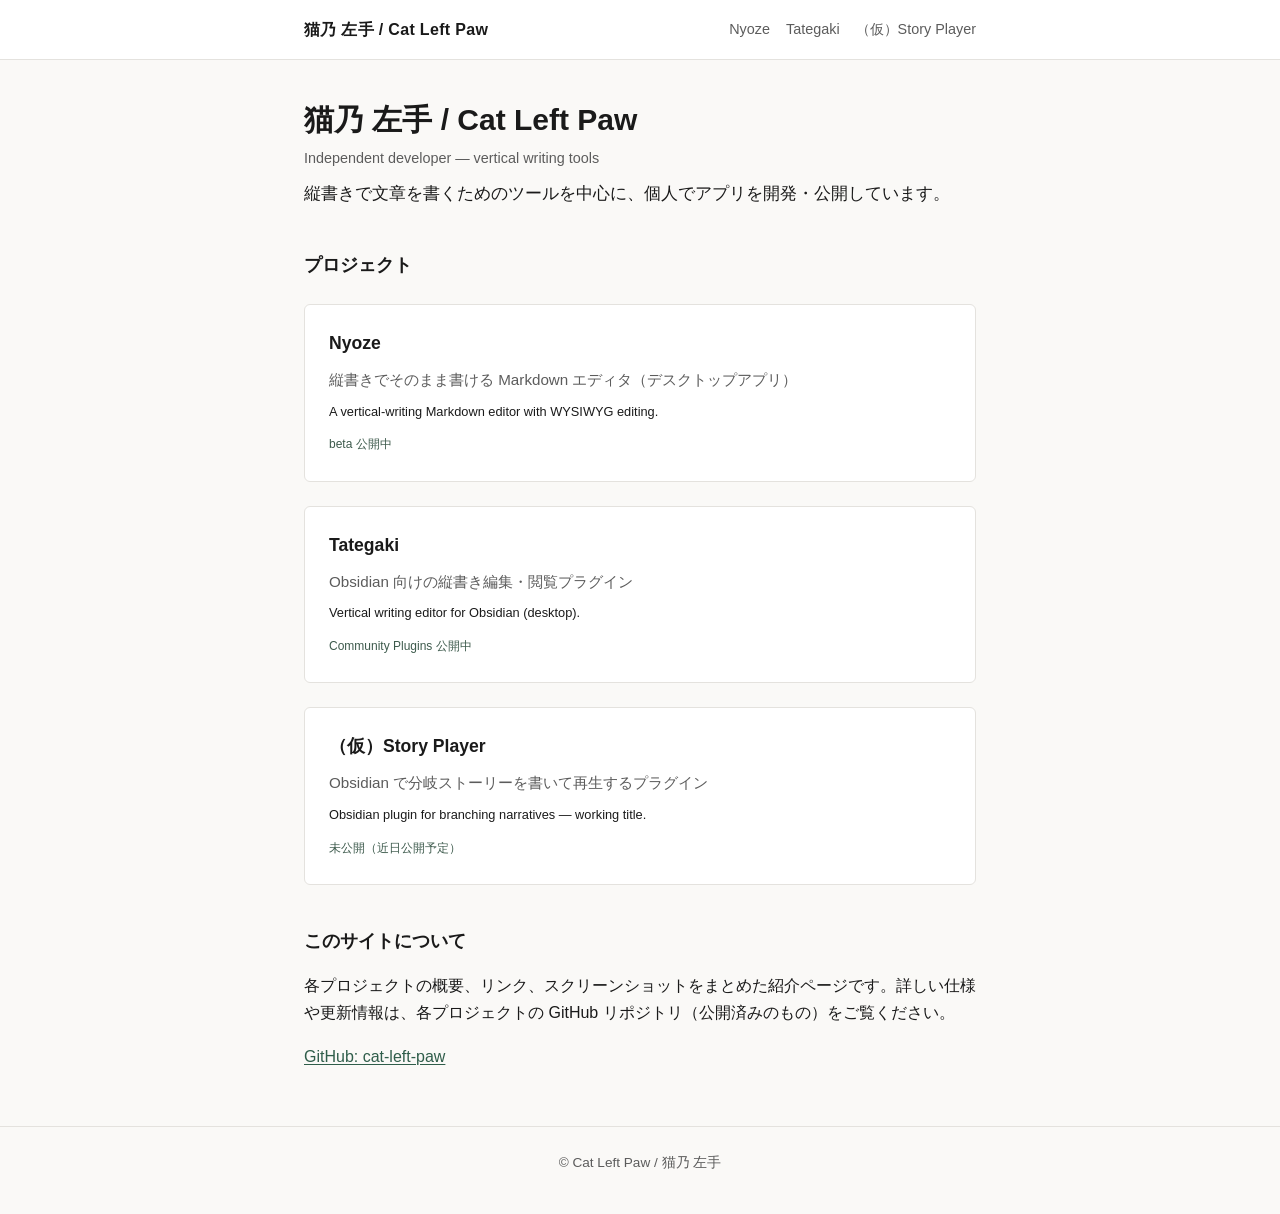
<file: index.html>
<!DOCTYPE html>
<html lang="ja">
<head>
  <meta charset="UTF-8">
  <meta name="viewport" content="width=device-width, initial-scale=1">
  <title>猫乃 左手 / Cat Left Paw</title>
  <meta name="description" content="縦書き執筆ツールを中心に、個人開発アプリを公開している猫乃 左手（Cat Left Paw）のプロジェクト紹介サイトです。">
  <link rel="stylesheet" href="/styles.css">
</head>
<body>
  <header class="site-header">
    <div class="site-header__inner">
      <p class="site-title"><a href="/">猫乃 左手 / Cat Left Paw</a></p>
      <nav class="site-nav" aria-label="メインメニュー">
        <a href="/nyoze/">Nyoze</a>
        <a href="/tategaki/">Tategaki</a>
        <a href="/story-player/">（仮）Story Player</a>
      </nav>
    </div>
  </header>

  <main>
    <header class="page-hero">
      <h1>猫乃 左手 / Cat Left Paw
        <span class="en">Independent developer — vertical writing tools</span>
      </h1>
      <p class="lead">縦書きで文章を書くためのツールを中心に、個人でアプリを開発・公開しています。</p>
    </header>

    <section aria-labelledby="projects-heading">
      <h2 id="projects-heading">プロジェクト</h2>
      <ul class="project-list">
        <li>
          <a class="project-card" href="/nyoze/">
            <h2>Nyoze</h2>
            <p>縦書きでそのまま書ける Markdown エディタ（デスクトップアプリ）</p>
            <span class="en">A vertical-writing Markdown editor with WYSIWYG editing.</span>
            <span class="status">beta 公開中</span>
          </a>
        </li>
        <li>
          <a class="project-card" href="/tategaki/">
            <h2>Tategaki</h2>
            <p>Obsidian 向けの縦書き編集・閲覧プラグイン</p>
            <span class="en">Vertical writing editor for Obsidian (desktop).</span>
            <span class="status">Community Plugins 公開中</span>
          </a>
        </li>
        <li>
          <a class="project-card" href="/story-player/">
            <h2>（仮）Story Player</h2>
            <p>Obsidian で分岐ストーリーを書いて再生するプラグイン</p>
            <span class="en">Obsidian plugin for branching narratives — working title.</span>
            <span class="status">未公開（近日公開予定）</span>
          </a>
        </li>
      </ul>
    </section>

    <section aria-labelledby="about-heading">
      <h2 id="about-heading">このサイトについて</h2>
      <p>各プロジェクトの概要、リンク、スクリーンショットをまとめた紹介ページです。詳しい仕様や更新情報は、各プロジェクトの GitHub リポジトリ（公開済みのもの）をご覧ください。</p>
      <p>
        <a href="https://github.com/cat-left-paw" rel="noopener noreferrer">GitHub: cat-left-paw</a>
      </p>
    </section>
  </main>

  <footer class="site-footer">
    <p>&copy; Cat Left Paw / 猫乃 左手</p>
  </footer>
</body>
</html>
</file>
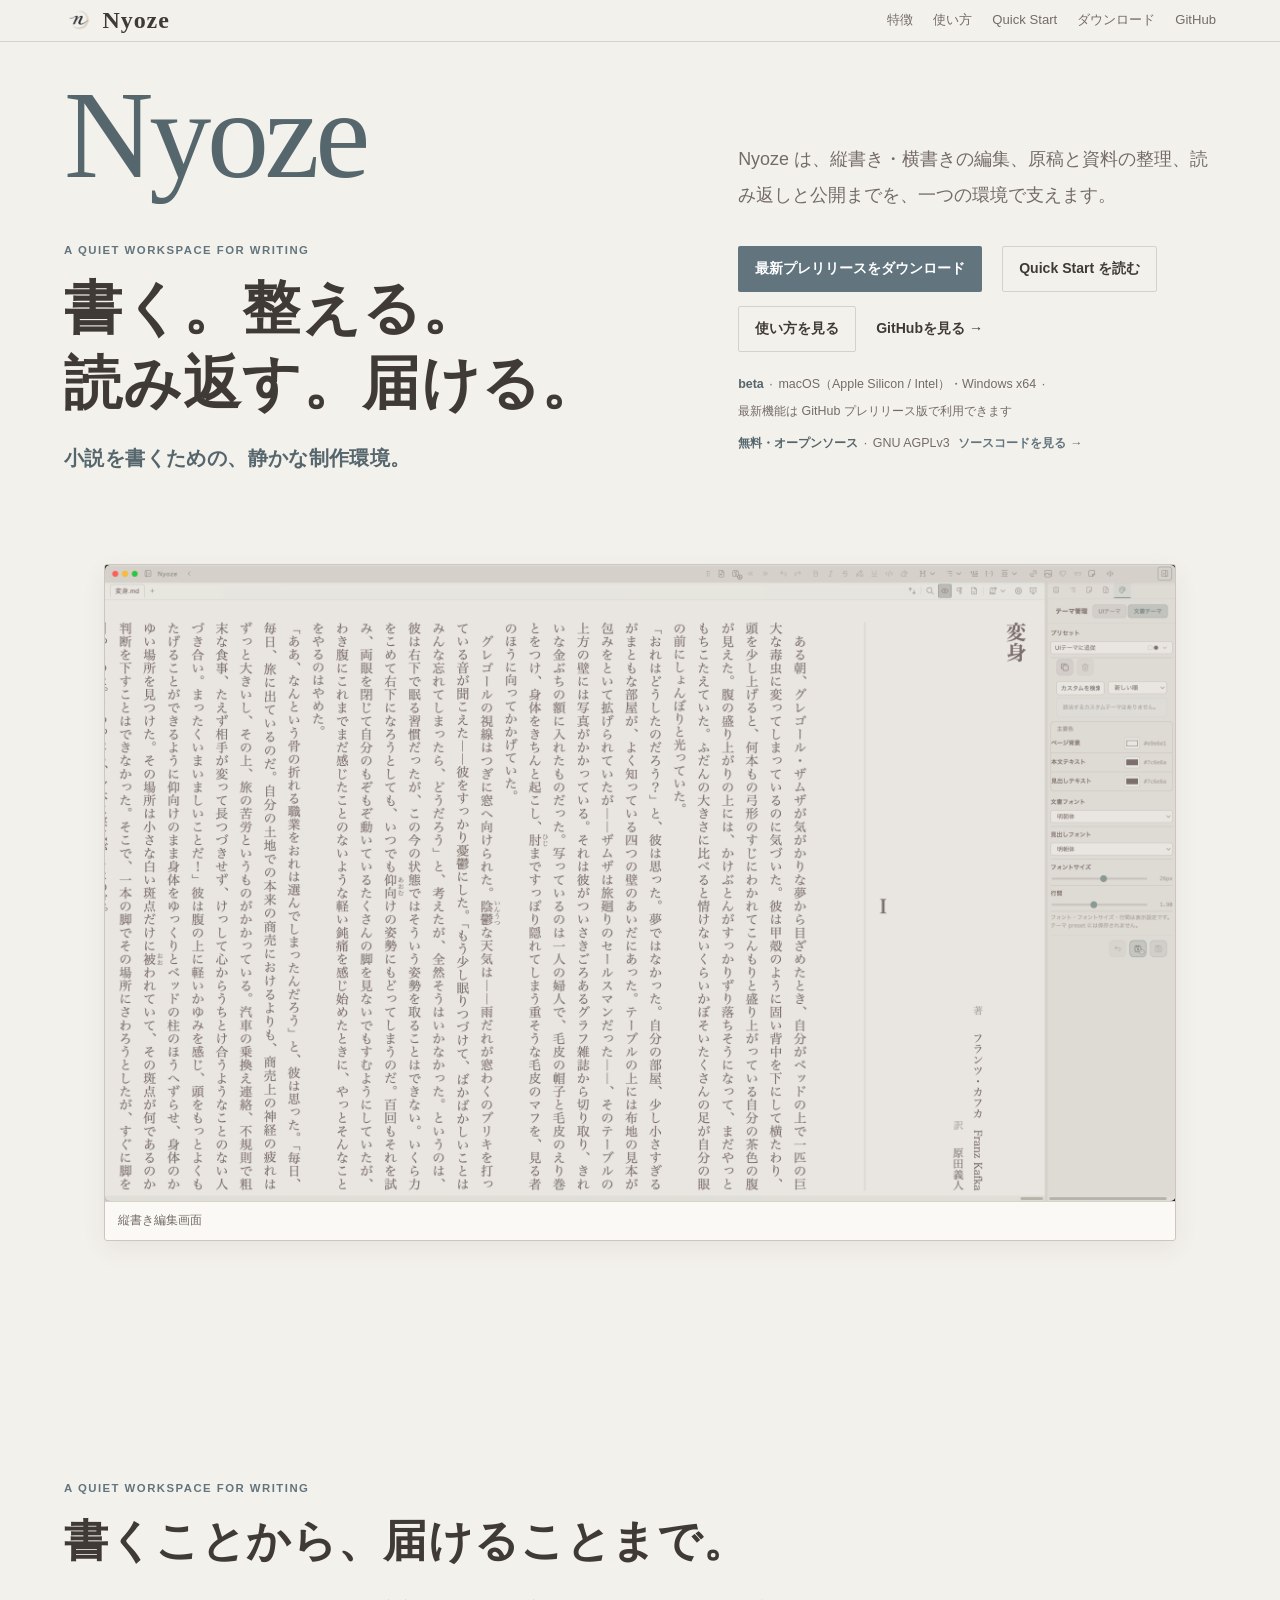
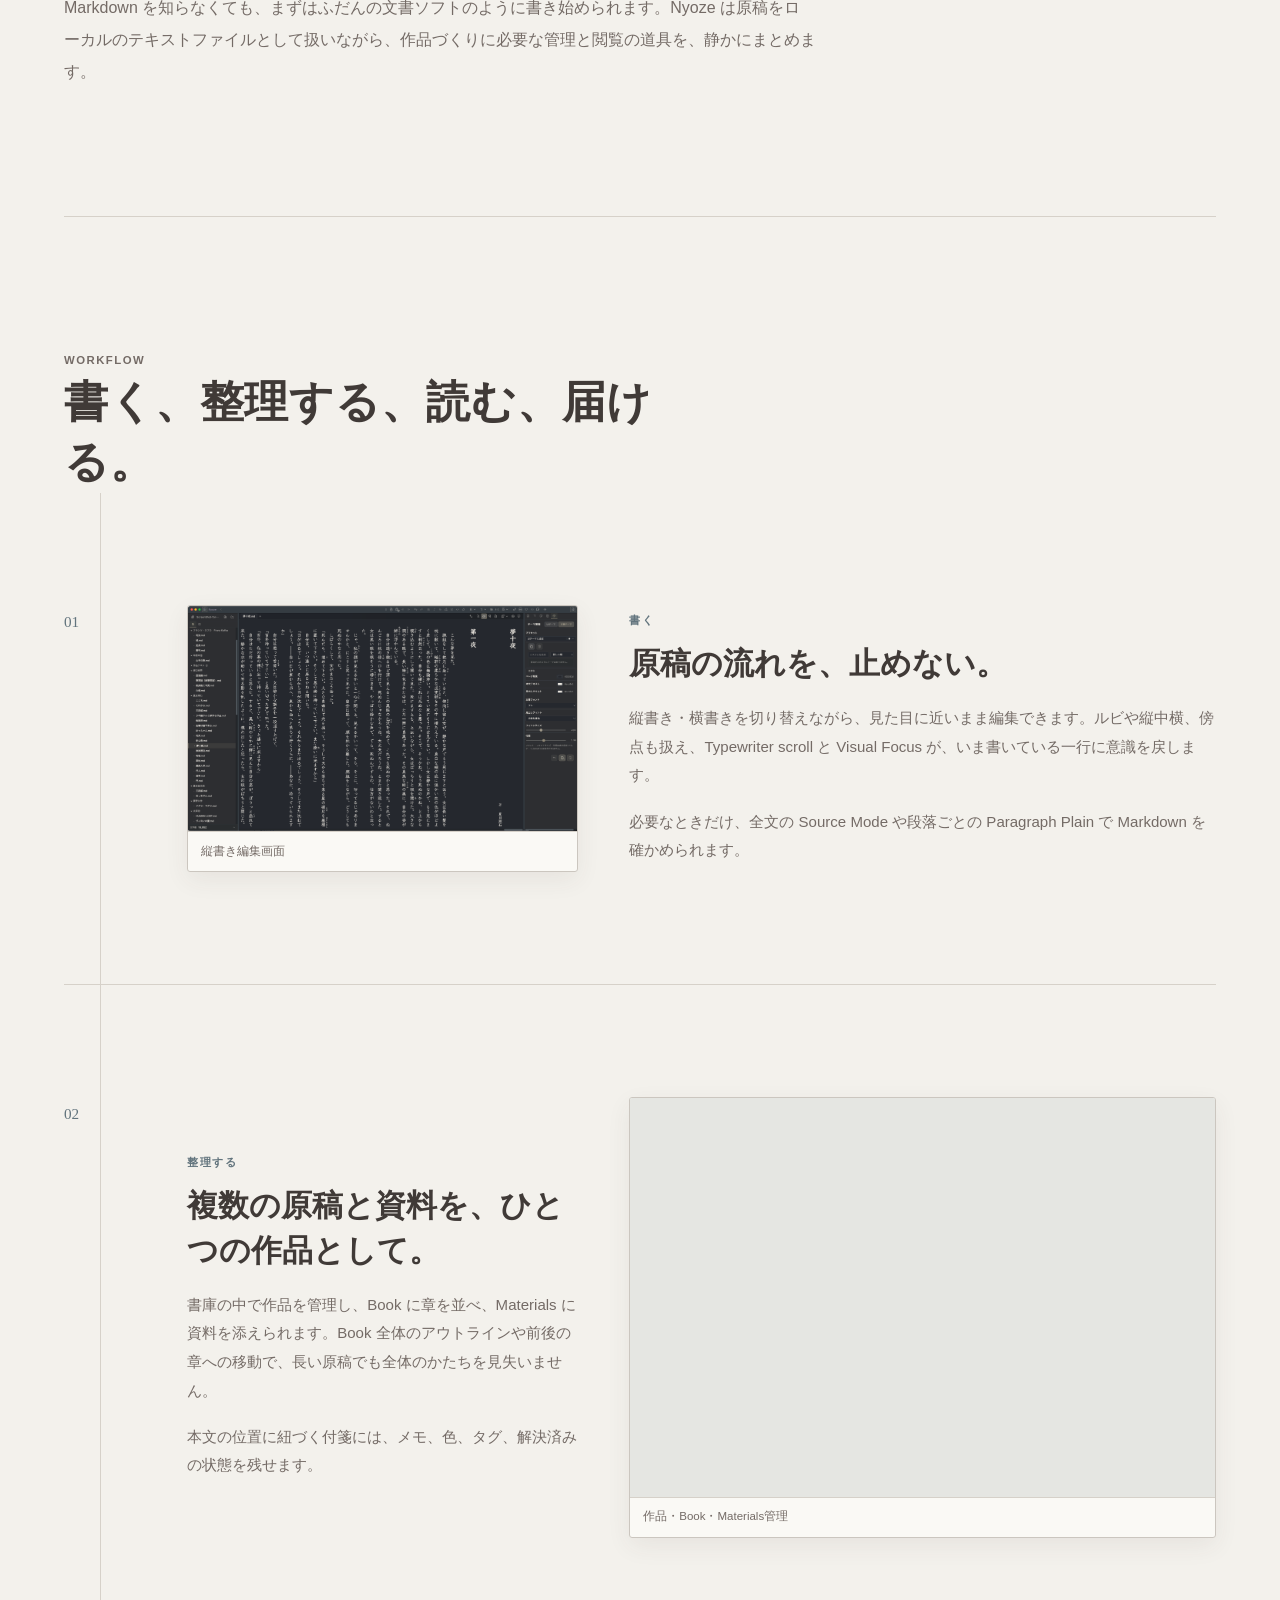
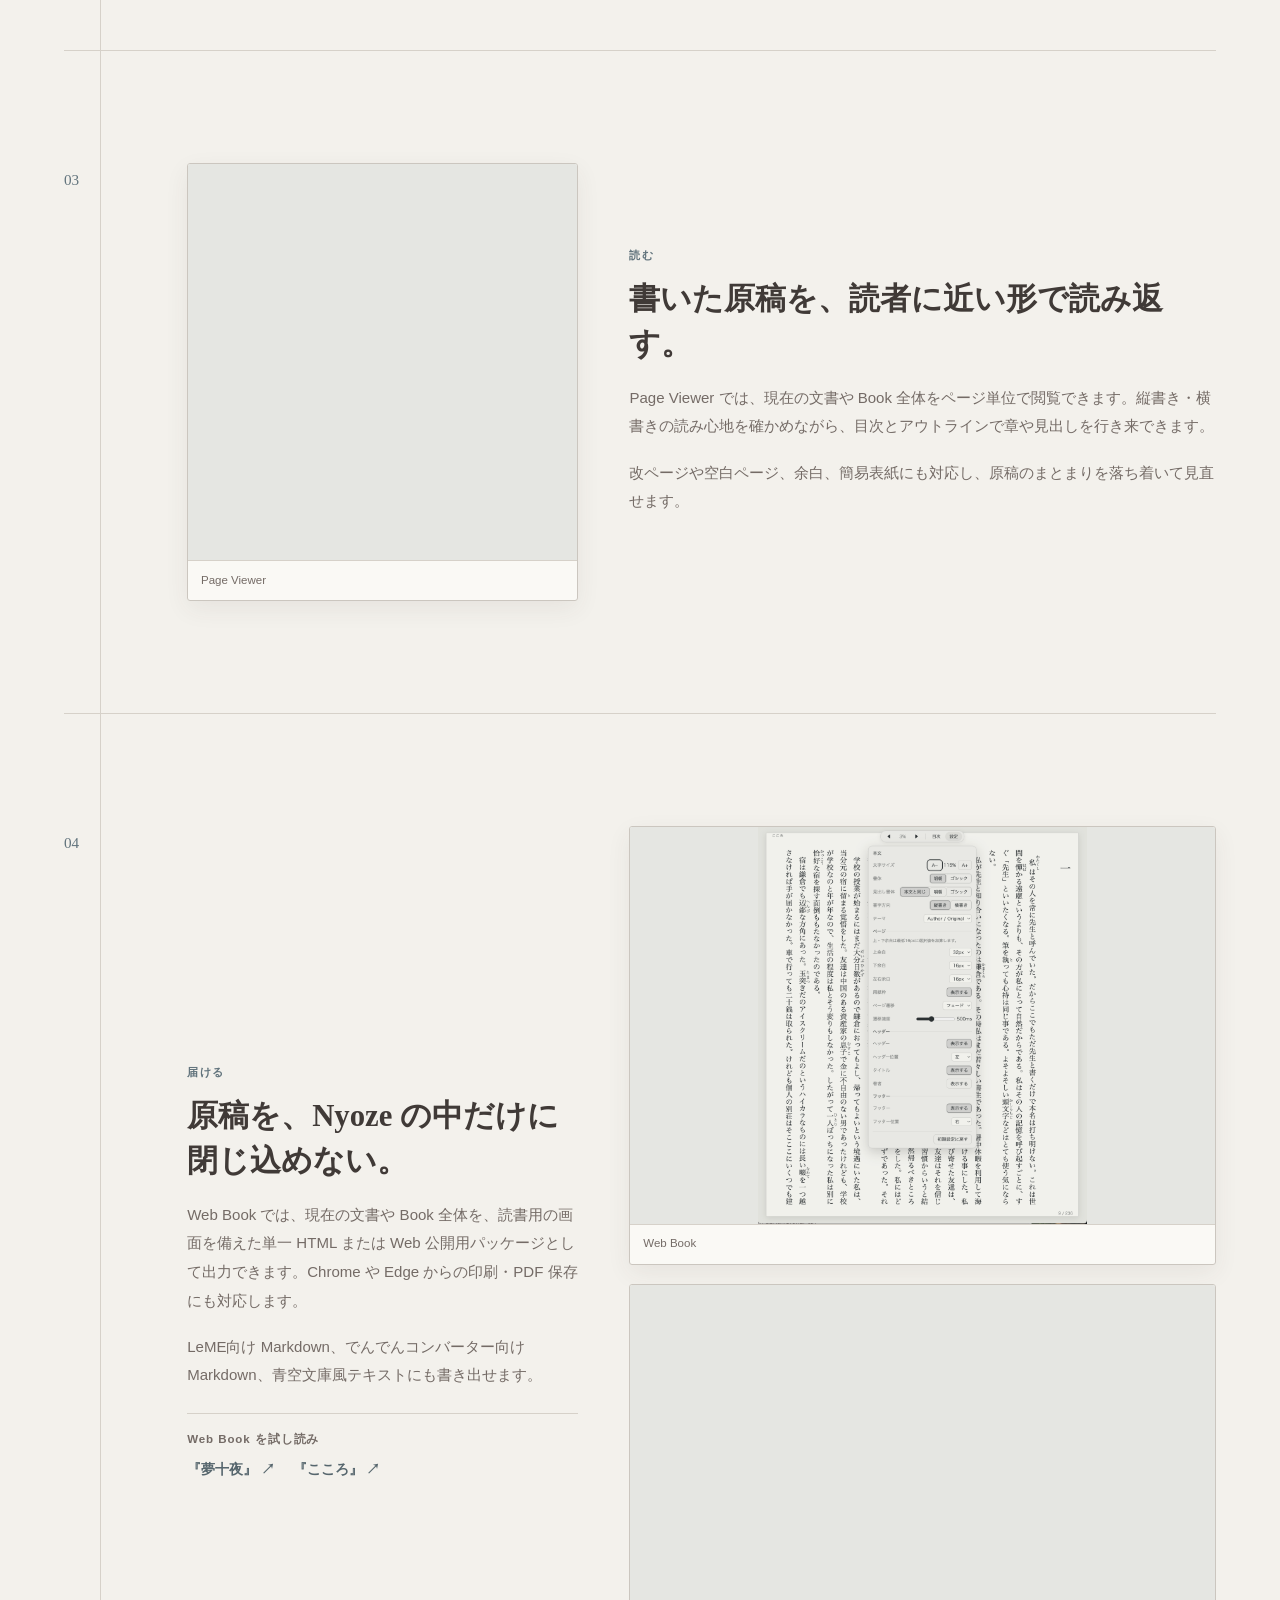
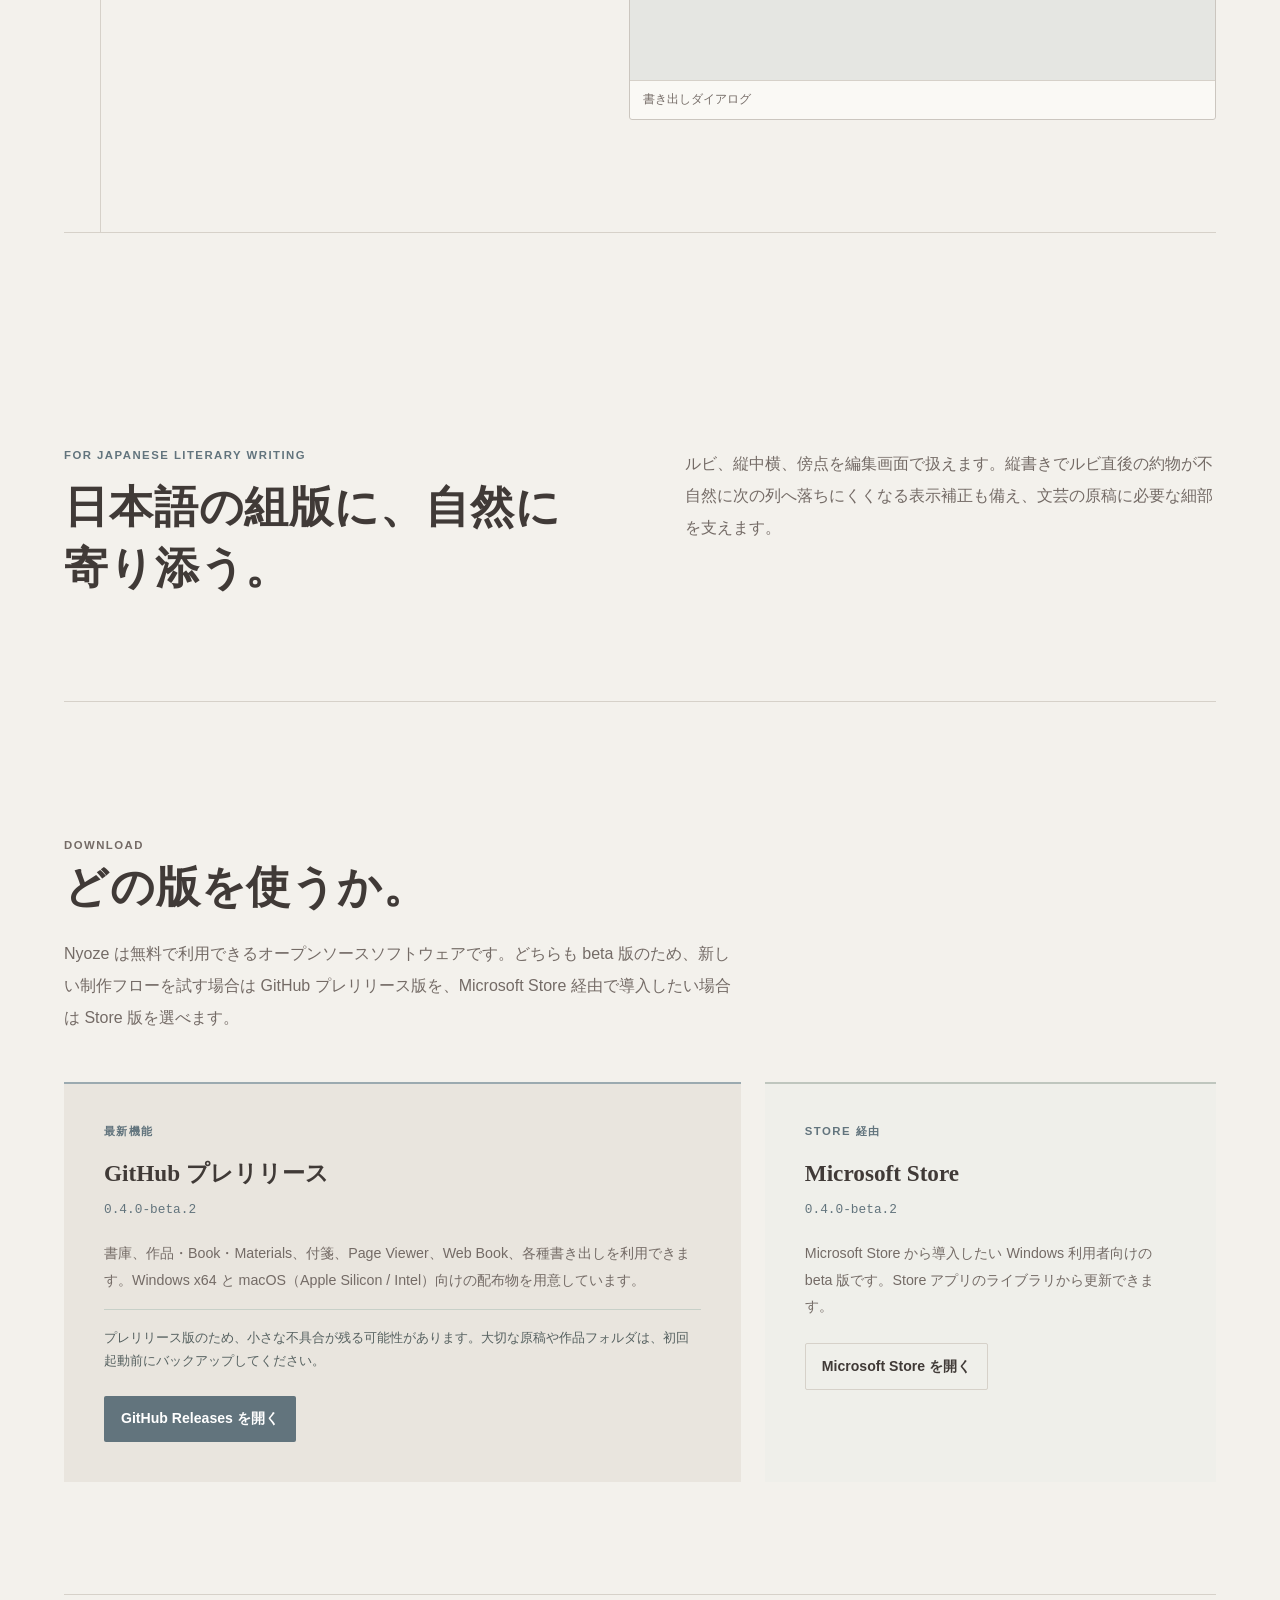
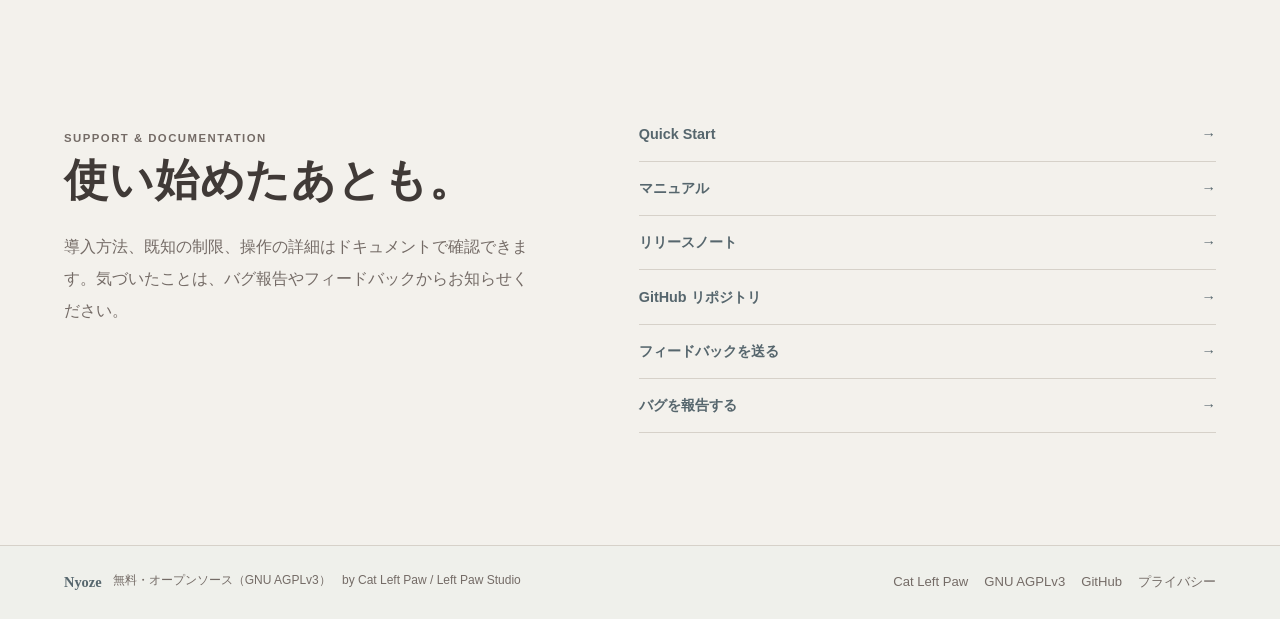
<file: nyoze/index.html>
<!DOCTYPE html>
<html lang="ja">
<head>
  <meta charset="UTF-8">
  <meta name="viewport" content="width=device-width, initial-scale=1">
  <title>Nyoze — 小説を書くための、静かな制作環境</title>
  <meta name="description" content="Nyoze は、小説を書くための無料・オープンソースのデスクトップアプリです。執筆、作品管理、閲覧、Web公開と外部書き出しを一つの環境で支えます。">
  <link rel="stylesheet" href="../styles.css">
  <link rel="stylesheet" href="nyoze.css">
  <script src="nyoze.js" defer></script>
</head>
<body class="nyoze-page" id="top">
  <header class="nyoze-header">
    <div class="nyoze-header__inner">
      <a class="nyoze-wordmark" href="#top" aria-label="Nyoze トップへ">
        <img src="../assets/nyoze-logo.png" alt="" width="1024" height="1024" decoding="async">
        <span>Nyoze</span>
      </a>
      <nav class="nyoze-nav" aria-label="ページ内メニュー">
        <a href="#features">特徴</a>
        <a href="#workflow">使い方</a>
        <a href="quickstart/">Quick Start</a>
        <a href="#download">ダウンロード</a>
        <a href="https://github.com/cat-left-paw/nyoze" rel="noopener noreferrer">GitHub</a>
      </nav>
    </div>
  </header>

  <main>
    <section class="nyoze-hero" aria-labelledby="hero-title">
      <div class="nyoze-hero__top">
        <div class="nyoze-hero__brand" aria-label="Nyoze">
          <p class="nyoze-hero__brand-name" aria-hidden="true"><span>N</span><span>y</span><span>o</span><span>z</span><span>e</span></p>
        </div>
        <div class="nyoze-hero__copy">
          <div class="nyoze-hero__statement">
            <p class="nyoze-eyebrow">A quiet workspace for writing</p>
            <h1 id="hero-title">書く。整える。<br>読み返す。届ける。</h1>
            <p class="nyoze-hero__tagline">小説を書くための、静かな制作環境。</p>
          </div>
          <div class="nyoze-hero__details">
            <p class="nyoze-hero__lead">Nyoze は、縦書き・横書きの編集、原稿と資料の整理、読み返しと公開までを、一つの環境で支えます。</p>
            <div class="nyoze-actions" aria-label="Nyoze のリンク">
              <a class="nyoze-button nyoze-button--primary" href="https://github.com/cat-left-paw/nyoze/releases/tag/v0.4.0-beta.2" rel="noopener noreferrer">最新プレリリースをダウンロード</a>
              <a class="nyoze-button nyoze-button--quiet" href="quickstart/">Quick Start を読む</a>
              <a class="nyoze-button nyoze-button--quiet" href="#workflow">使い方を見る</a>
              <a class="nyoze-text-link" href="https://github.com/cat-left-paw/nyoze" rel="noopener noreferrer">GitHubを見る <span aria-hidden="true">→</span></a>
            </div>
            <p class="nyoze-platform-note"><strong>beta</strong><span aria-hidden="true">·</span> macOS（Apple Silicon / Intel）・Windows x64 <span aria-hidden="true">·</span> 最新機能は GitHub プレリリース版で利用できます</p>
            <p class="nyoze-open-source-note"><strong>無料・オープンソース</strong><span aria-hidden="true">·</span><span>GNU AGPLv3</span><a href="https://github.com/cat-left-paw/nyoze" rel="noopener noreferrer">ソースコードを見る <span aria-hidden="true">→</span></a></p>
          </div>
        </div>
      </div>

      <!-- Screenshot: ../assets/nyoze-editor-vertical.png -->
      <figure class="nyoze-shot nyoze-shot--hero" data-reveal>
        <img class="nyoze-shot__image" src="../assets/nyoze-editor-vertical.png" alt="Nyozeの縦書き編集画面" width="3920" height="2332" fetchpriority="high" decoding="async">
        <figcaption>縦書き編集画面</figcaption>
      </figure>
    </section>

    <section class="nyoze-intro" id="features" aria-labelledby="features-title" data-reveal>
      <p class="nyoze-eyebrow">A quiet workspace for writing</p>
      <h2 id="features-title">書くことから、届けることまで。</h2>
      <p>Markdown を知らなくても、まずはふだんの文書ソフトのように書き始められます。Nyoze は原稿をローカルのテキストファイルとして扱いながら、作品づくりに必要な管理と閲覧の道具を、静かにまとめます。</p>
    </section>

    <section class="nyoze-workflow" id="workflow" aria-labelledby="workflow-title">
      <div class="nyoze-section-heading" data-reveal>
        <p class="nyoze-eyebrow">Workflow</p>
        <h2 id="workflow-title">書く、整理する、読む、届ける。</h2>
      </div>

      <article class="nyoze-flow-step nyoze-flow-step--write" data-reveal>
        <div class="nyoze-flow-step__number" aria-hidden="true">01</div>
        <div class="nyoze-flow-step__copy">
          <p class="nyoze-flow-step__label">書く</p>
          <h3>原稿の流れを、止めない。</h3>
          <p>縦書き・横書きを切り替えながら、見た目に近いまま編集できます。ルビや縦中横、傍点も扱え、Typewriter scroll と Visual Focus が、いま書いている一行に意識を戻します。</p>
          <p class="nyoze-detail">必要なときだけ、全文の Source Mode や段落ごとの Paragraph Plain で Markdown を確かめられます。</p>
        </div>
        <!-- Screenshot: ../assets/nyoze-editor-vertical02.png -->
        <figure class="nyoze-shot nyoze-shot--writing">
          <img class="nyoze-shot__image" src="../assets/nyoze-editor-vertical02.png" alt="暗色テーマの縦書き編集画面" width="4034" height="2332" loading="lazy" decoding="async">
          <figcaption>縦書き編集画面</figcaption>
        </figure>
      </article>

      <article class="nyoze-flow-step nyoze-flow-step--organize" data-reveal>
        <div class="nyoze-flow-step__number" aria-hidden="true">02</div>
        <div class="nyoze-flow-step__copy">
          <p class="nyoze-flow-step__label">整理する</p>
          <h3>複数の原稿と資料を、ひとつの作品として。</h3>
          <p>書庫の中で作品を管理し、Book に章を並べ、Materials に資料を添えられます。Book 全体のアウトラインや前後の章への移動で、長い原稿でも全体のかたちを見失いません。</p>
          <p class="nyoze-detail">本文の位置に紐づく付箋には、メモ、色、タグ、解決済みの状態を残せます。</p>
        </div>
        <!-- Screenshot: ../assets/nyoze-book-management03.png -->
        <figure class="nyoze-shot nyoze-shot--management">
          <img class="nyoze-shot__image" src="../assets/nyoze-book-management03.png" alt="作品内のBookと資料を管理する画面" width="3574" height="2438" loading="lazy" decoding="async">
          <figcaption>作品・Book・Materials管理</figcaption>
        </figure>
      </article>

      <article class="nyoze-flow-step nyoze-flow-step--read" data-reveal>
        <div class="nyoze-flow-step__number" aria-hidden="true">03</div>
        <div class="nyoze-flow-step__copy">
          <p class="nyoze-flow-step__label">読む</p>
          <h3>書いた原稿を、読者に近い形で読み返す。</h3>
          <p>Page Viewer では、現在の文書や Book 全体をページ単位で閲覧できます。縦書き・横書きの読み心地を確かめながら、目次とアウトラインで章や見出しを行き来できます。</p>
          <p class="nyoze-detail">改ページや空白ページ、余白、簡易表紙にも対応し、原稿のまとまりを落ち着いて見直せます。</p>
        </div>
        <!-- Screenshot: ../assets/nyoze-page-viewer02.png -->
        <figure class="nyoze-shot nyoze-shot--viewer">
          <img class="nyoze-shot__image" src="../assets/nyoze-page-viewer02.png" alt="縦書きでページ単位の閲覧ができるPage Viewer" width="1794" height="2362" loading="lazy" decoding="async">
          <figcaption>Page Viewer</figcaption>
        </figure>
      </article>

      <article class="nyoze-flow-step nyoze-flow-step--deliver" data-reveal>
        <div class="nyoze-flow-step__number" aria-hidden="true">04</div>
        <div class="nyoze-flow-step__copy">
          <p class="nyoze-flow-step__label">届ける</p>
          <h3>原稿を、Nyoze の中だけに閉じ込めない。</h3>
          <p>Web Book では、現在の文書や Book 全体を、読書用の画面を備えた単一 HTML または Web 公開用パッケージとして出力できます。Chrome や Edge からの印刷・PDF 保存にも対応します。</p>
          <p class="nyoze-detail">LeME向け Markdown、でんでんコンバーター向け Markdown、青空文庫風テキストにも書き出せます。</p>
          <nav class="nyoze-sample-links" aria-label="Web Book サンプル">
            <span class="nyoze-sample-links__label">Web Book を試し読み</span>
            <a href="../assets/夢十夜-web-book.html" target="_blank" rel="noopener noreferrer">『夢十夜』 <span aria-hidden="true">↗</span></a>
            <a href="../assets/こころ-web-book.html" target="_blank" rel="noopener noreferrer">『こころ』 <span aria-hidden="true">↗</span></a>
          </nav>
        </div>
        <div class="nyoze-shot-stack">
          <!-- Screenshot: ../assets/nyoze-web-book02.png -->
          <figure class="nyoze-shot nyoze-shot--web-book">
            <img class="nyoze-shot__image" src="../assets/nyoze-web-book02.png" alt="縦書きで読めるWeb Bookの画面" width="2080" height="2512" loading="lazy" decoding="async">
            <figcaption>Web Book</figcaption>
          </figure>
          <!-- Screenshot: ../assets/nyoze-export-dialog.png -->
          <figure class="nyoze-shot nyoze-shot--export">
            <img class="nyoze-shot__image" src="../assets/nyoze-export-dialog.png" alt="Book全体を書き出すための設定ダイアログ" width="3586" height="2422" loading="lazy" decoding="async">
            <figcaption>書き出しダイアログ</figcaption>
          </figure>
        </div>
      </article>
    </section>

    <aside class="nyoze-literary" aria-labelledby="literary-title" data-reveal>
      <div>
        <p class="nyoze-eyebrow">For Japanese literary writing</p>
        <h2 id="literary-title">日本語の組版に、自然に寄り添う。</h2>
      </div>
      <p>ルビ、縦中横、傍点を編集画面で扱えます。縦書きでルビ直後の約物が不自然に次の列へ落ちにくくなる表示補正も備え、文芸の原稿に必要な細部を支えます。</p>
    </aside>

    <section class="nyoze-download" id="download" aria-labelledby="download-title">
      <div class="nyoze-section-heading" data-reveal>
        <p class="nyoze-eyebrow">Download</p>
        <h2 id="download-title">どの版を使うか。</h2>
        <p>Nyoze は無料で利用できるオープンソースソフトウェアです。どちらも beta 版のため、新しい制作フローを試す場合は GitHub プレリリース版を、Microsoft Store 経由で導入したい場合は Store 版を選べます。</p>
      </div>
      <div class="nyoze-download-options">
        <article class="nyoze-download-option nyoze-download-option--recommended" data-reveal>
          <p class="nyoze-option-kicker">最新機能</p>
          <h3>GitHub プレリリース</h3>
          <p class="nyoze-version">0.4.0-beta.2</p>
          <p>書庫、作品・Book・Materials、付箋、Page Viewer、Web Book、各種書き出しを利用できます。Windows x64 と macOS（Apple Silicon / Intel）向けの配布物を用意しています。</p>
          <p class="nyoze-caution">プレリリース版のため、小さな不具合が残る可能性があります。大切な原稿や作品フォルダは、初回起動前にバックアップしてください。</p>
          <a class="nyoze-button nyoze-button--primary" href="https://github.com/cat-left-paw/nyoze/releases/tag/v0.4.0-beta.2" rel="noopener noreferrer">GitHub Releases を開く</a>
        </article>
        <article class="nyoze-download-option" data-reveal data-reveal-delay="1">
          <p class="nyoze-option-kicker">Store 経由</p>
          <h3>Microsoft Store</h3>
          <p class="nyoze-version">0.4.0-beta.2</p>
          <p>Microsoft Store から導入したい Windows 利用者向けの beta 版です。Store アプリのライブラリから更新できます。</p>
          <a class="nyoze-button nyoze-button--quiet" href="https://apps.microsoft.com/detail/9N52TD18DBCR" rel="noopener noreferrer">Microsoft Store を開く</a>
        </article>
      </div>
    </section>

    <section class="nyoze-support" aria-labelledby="support-title" data-reveal>
      <div>
        <p class="nyoze-eyebrow">Support &amp; documentation</p>
        <h2 id="support-title">使い始めたあとも。</h2>
        <p>導入方法、既知の制限、操作の詳細はドキュメントで確認できます。気づいたことは、バグ報告やフィードバックからお知らせください。</p>
      </div>
      <ul class="nyoze-support-links">
        <li><a href="quickstart/">Quick Start <span aria-hidden="true">→</span></a></li>
        <li><a href="https://github.com/cat-left-paw/nyoze/blob/main/MANUAL.md" rel="noopener noreferrer">マニュアル <span aria-hidden="true">→</span></a></li>
        <li><a href="https://github.com/cat-left-paw/nyoze/blob/main/RELEASE_NOTES.md" rel="noopener noreferrer">リリースノート <span aria-hidden="true">→</span></a></li>
        <li><a href="https://github.com/cat-left-paw/nyoze" rel="noopener noreferrer">GitHub リポジトリ <span aria-hidden="true">→</span></a></li>
        <li><a href="https://docs.google.com/forms/d/e/1FAIpQLScKH53jmuErA91Z19iO67AU5iet448XbqpRdaKb7Dj2mQW3jg/viewform?usp=dialog" rel="noopener noreferrer">フィードバックを送る <span aria-hidden="true">→</span></a></li>
        <li><a href="https://docs.google.com/forms/d/e/1FAIpQLScBnYx3xCLDvjyApXNyWuzJmIk9N74r4s-zOz0xTmE3IGX2Ww/viewform?usp=publish-editor" rel="noopener noreferrer">バグを報告する <span aria-hidden="true">→</span></a></li>
      </ul>
    </section>
  </main>

  <footer class="nyoze-footer">
    <div class="nyoze-footer__inner">
      <p><strong>Nyoze</strong><span>無料・オープンソース（GNU AGPLv3）</span><span>by Cat Left Paw / Left Paw Studio</span></p>
      <nav aria-label="フッターリンク">
        <a href="/">Cat Left Paw</a>
        <a href="https://github.com/cat-left-paw/nyoze/blob/main/LICENSE" rel="noopener noreferrer">GNU AGPLv3</a>
        <a href="https://github.com/cat-left-paw/nyoze" rel="noopener noreferrer">GitHub</a>
        <a href="https://github.com/cat-left-paw/nyoze/blob/main/PRIVACY.md" rel="noopener noreferrer">プライバシー</a>
      </nav>
    </div>
  </footer>
</body>
</html>
</file>
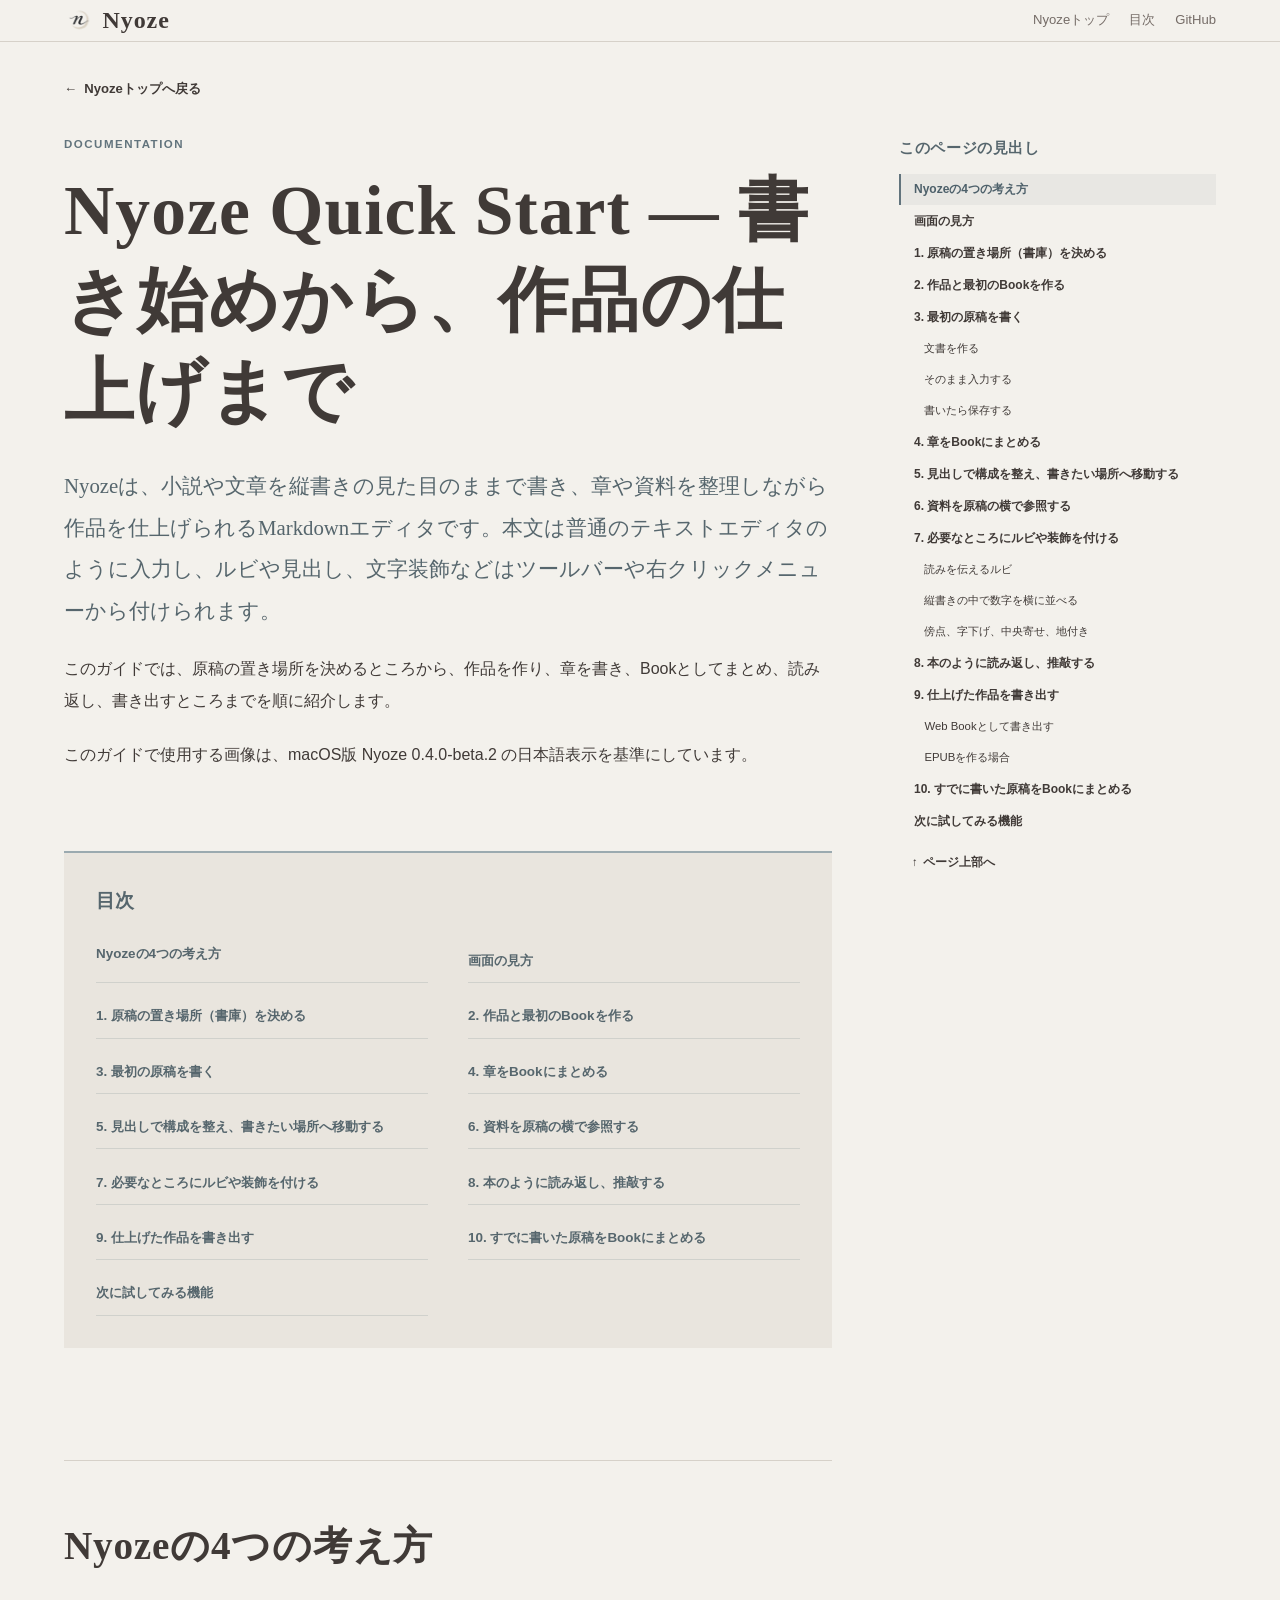
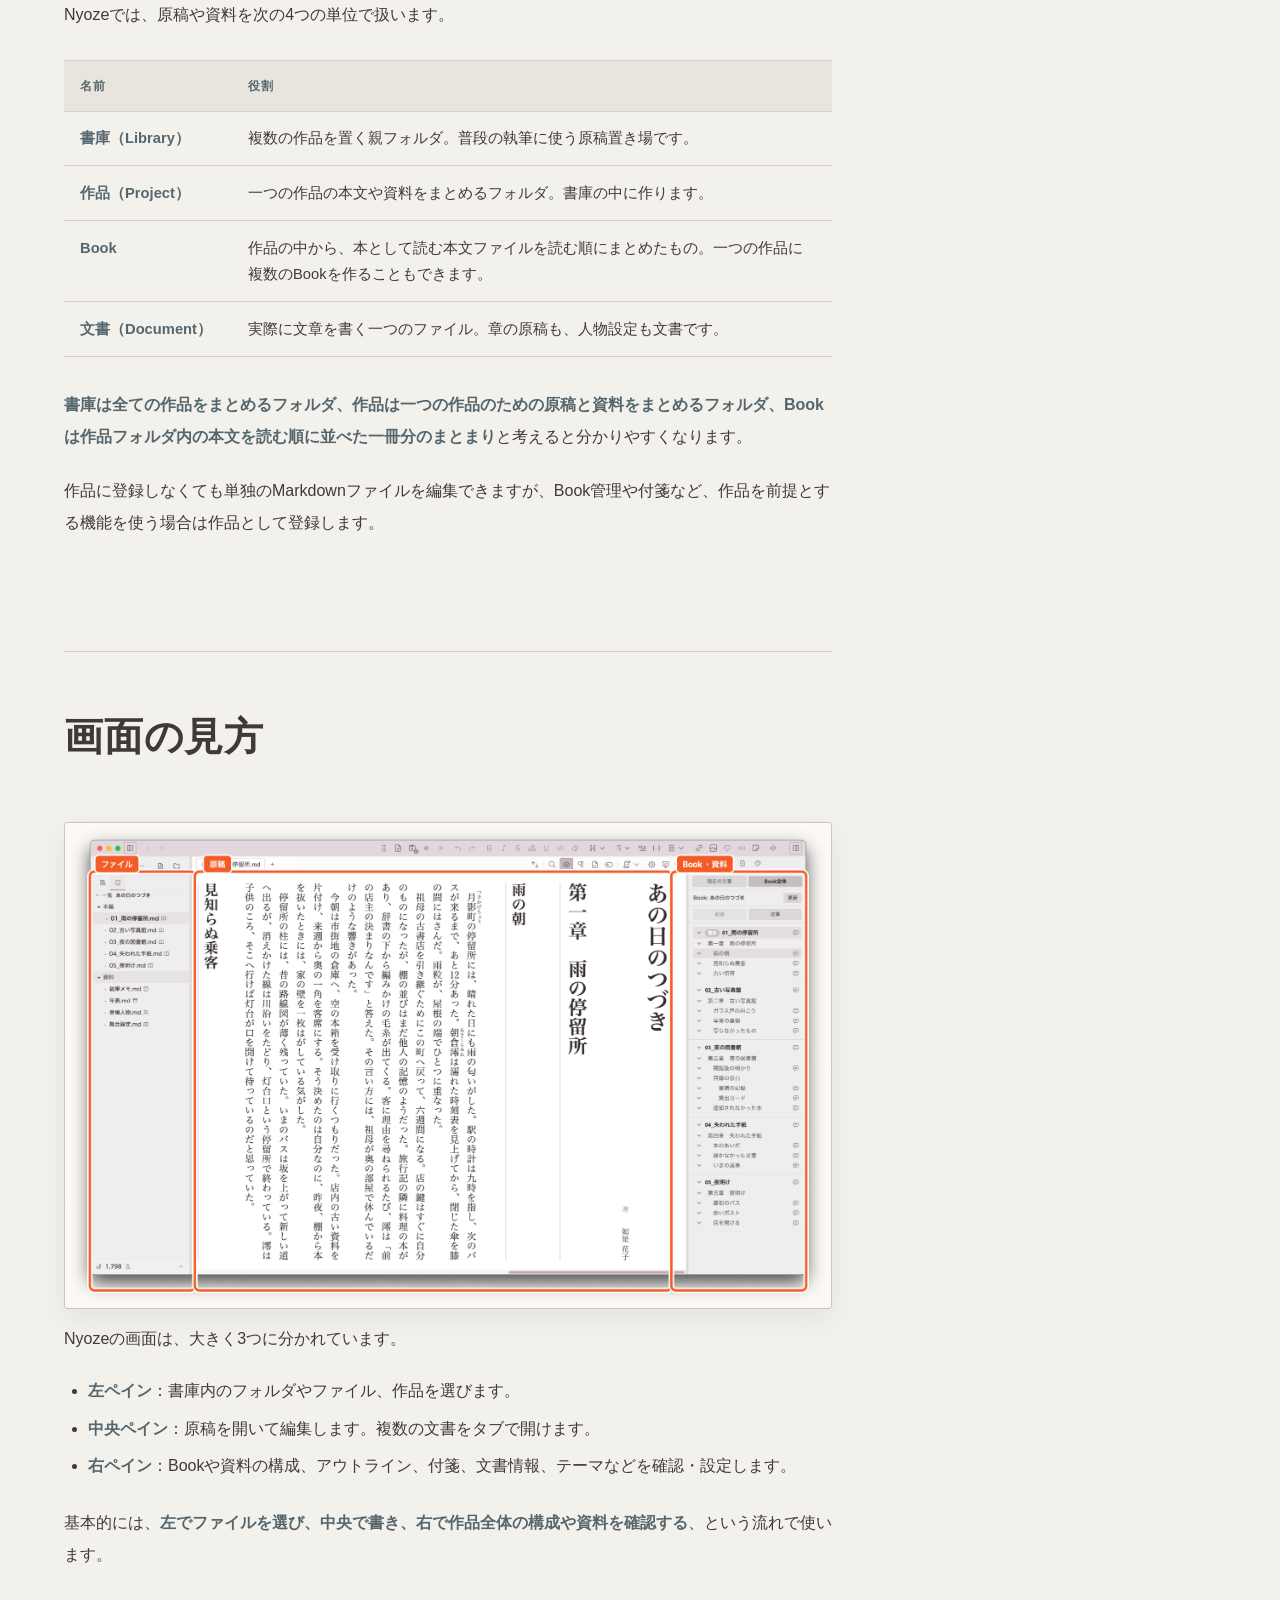
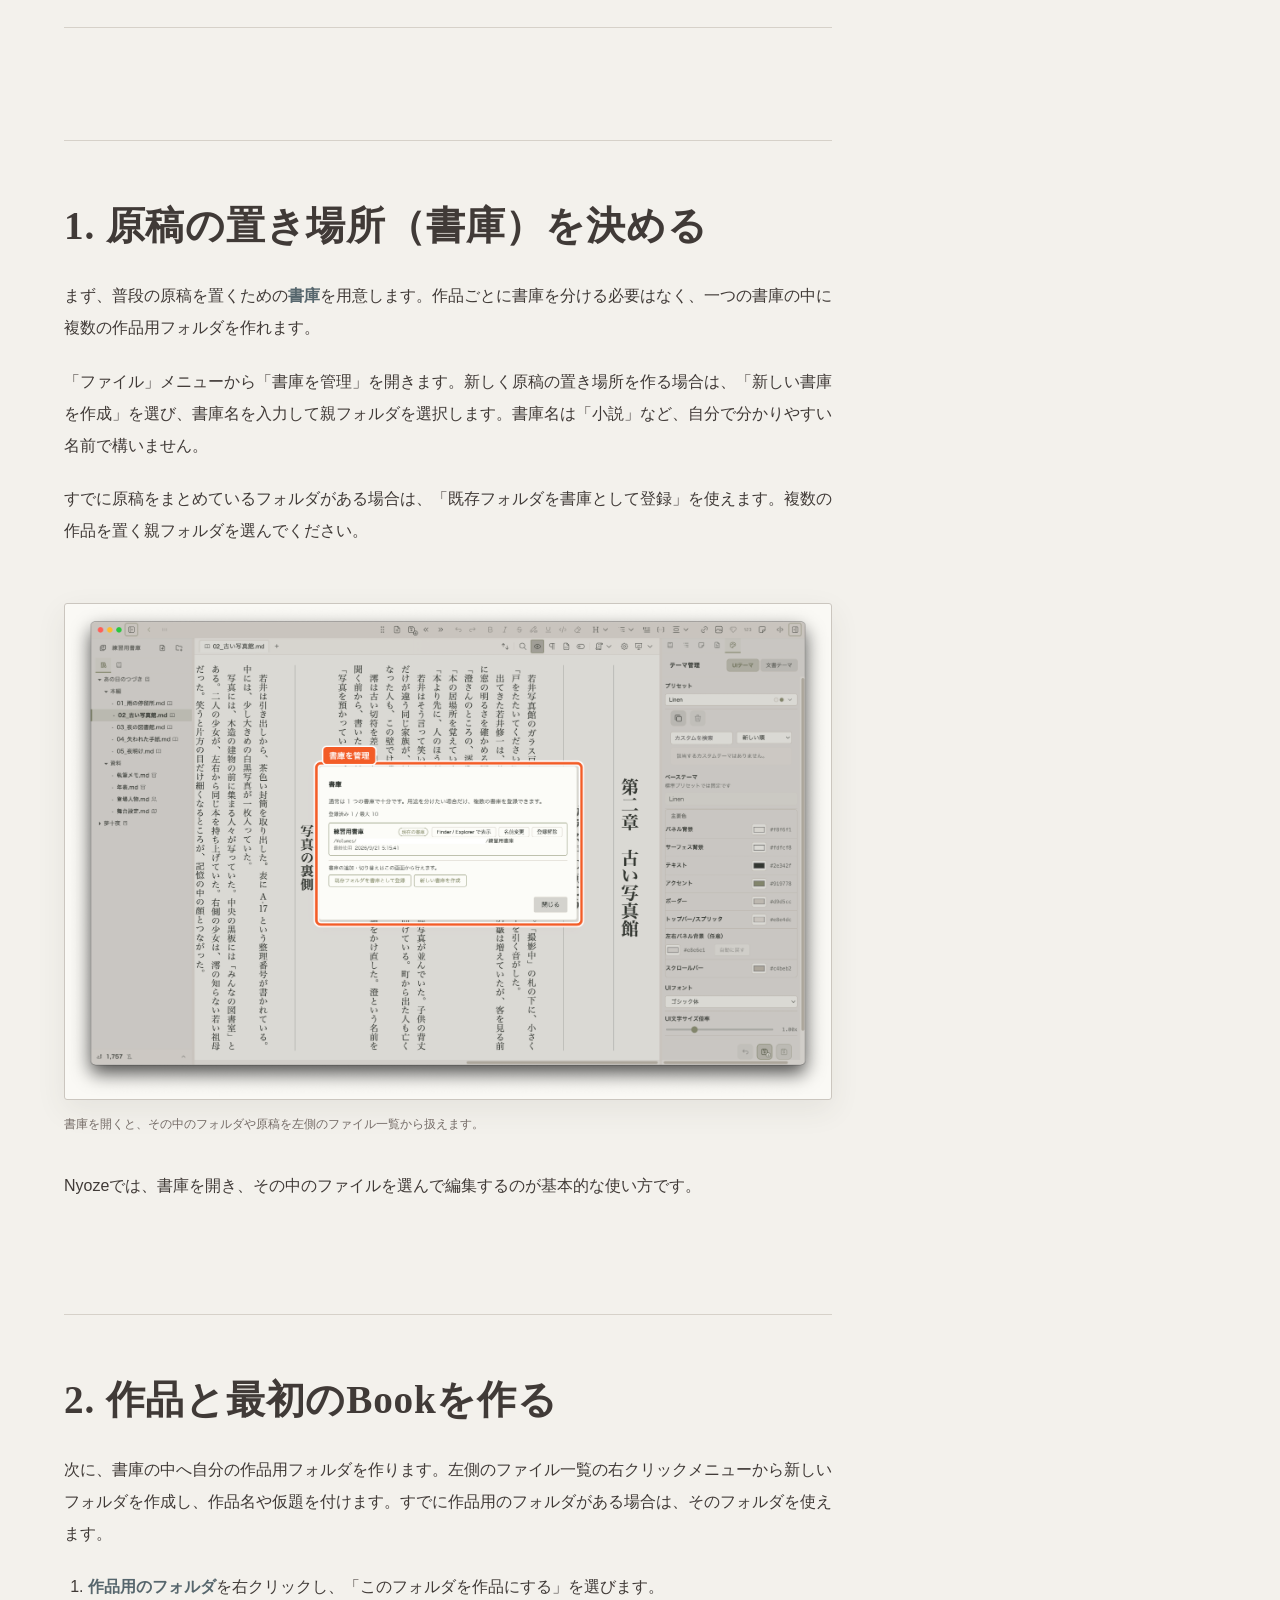
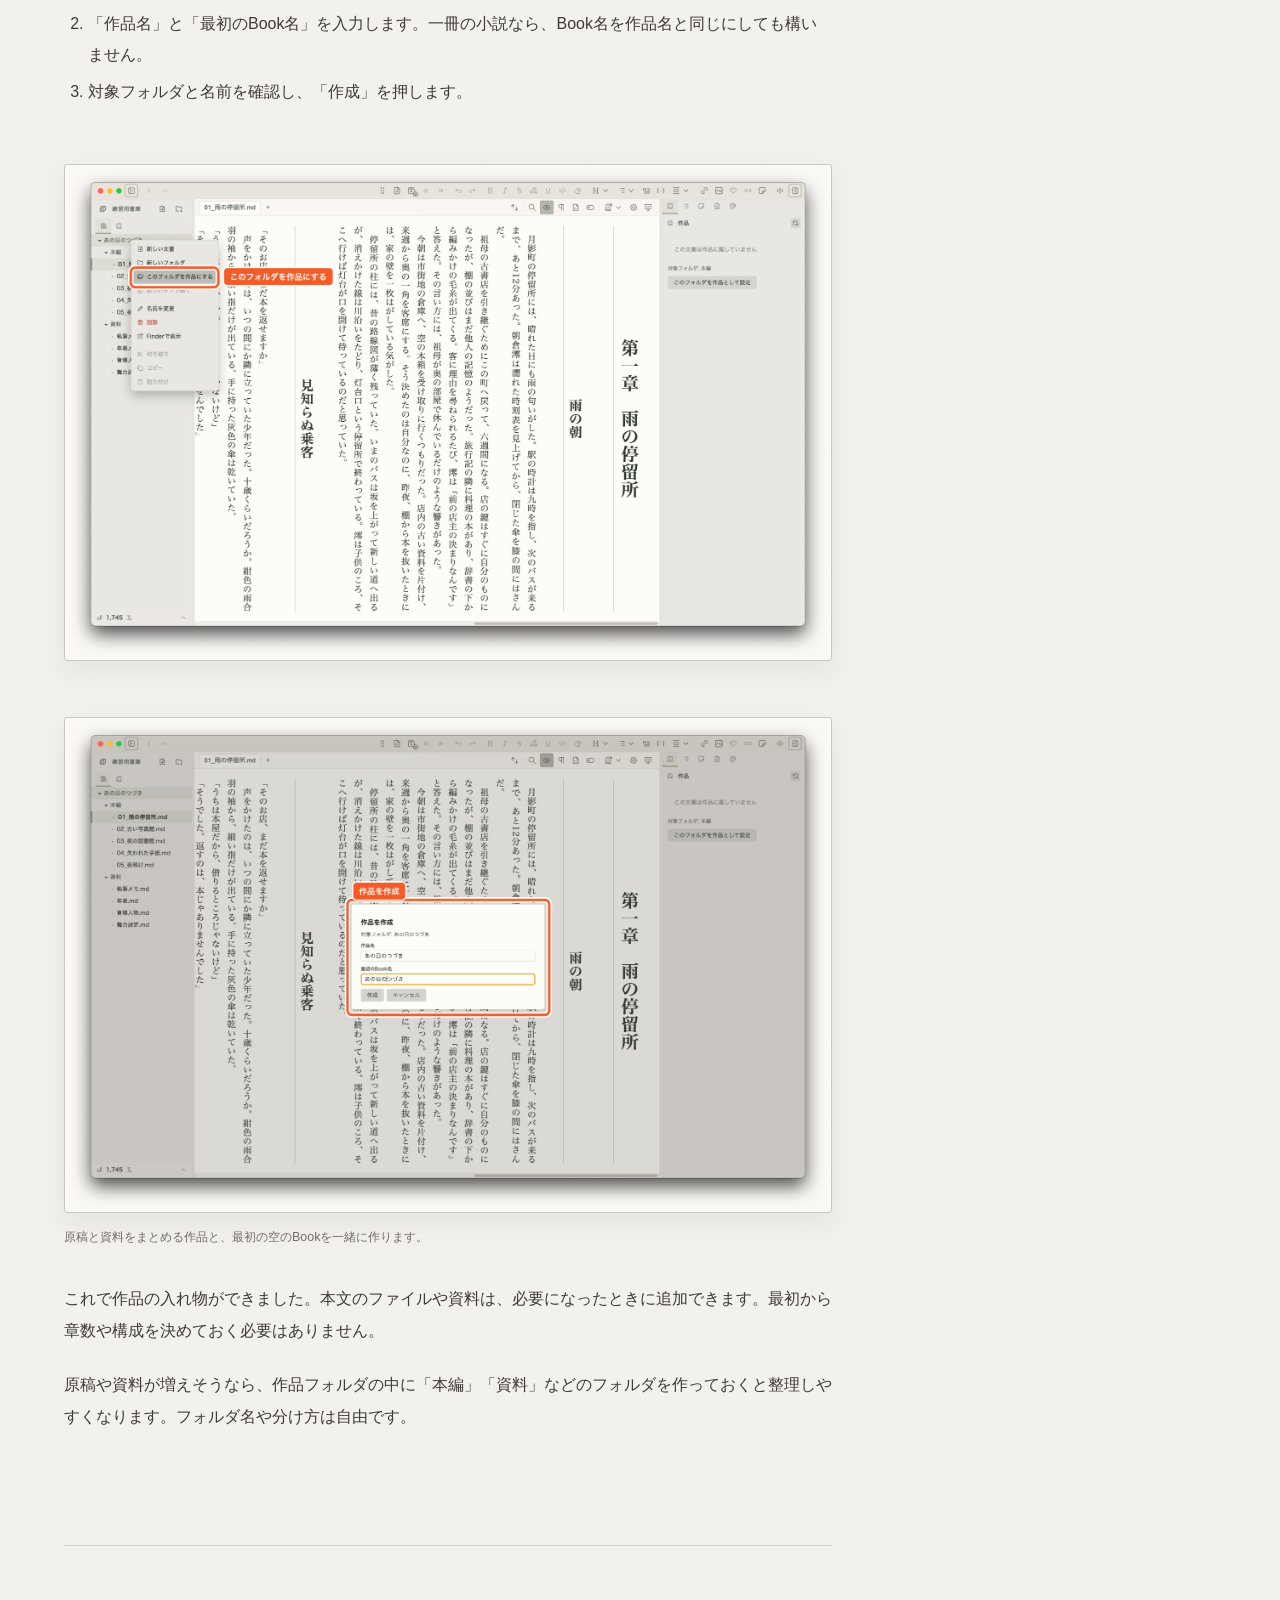
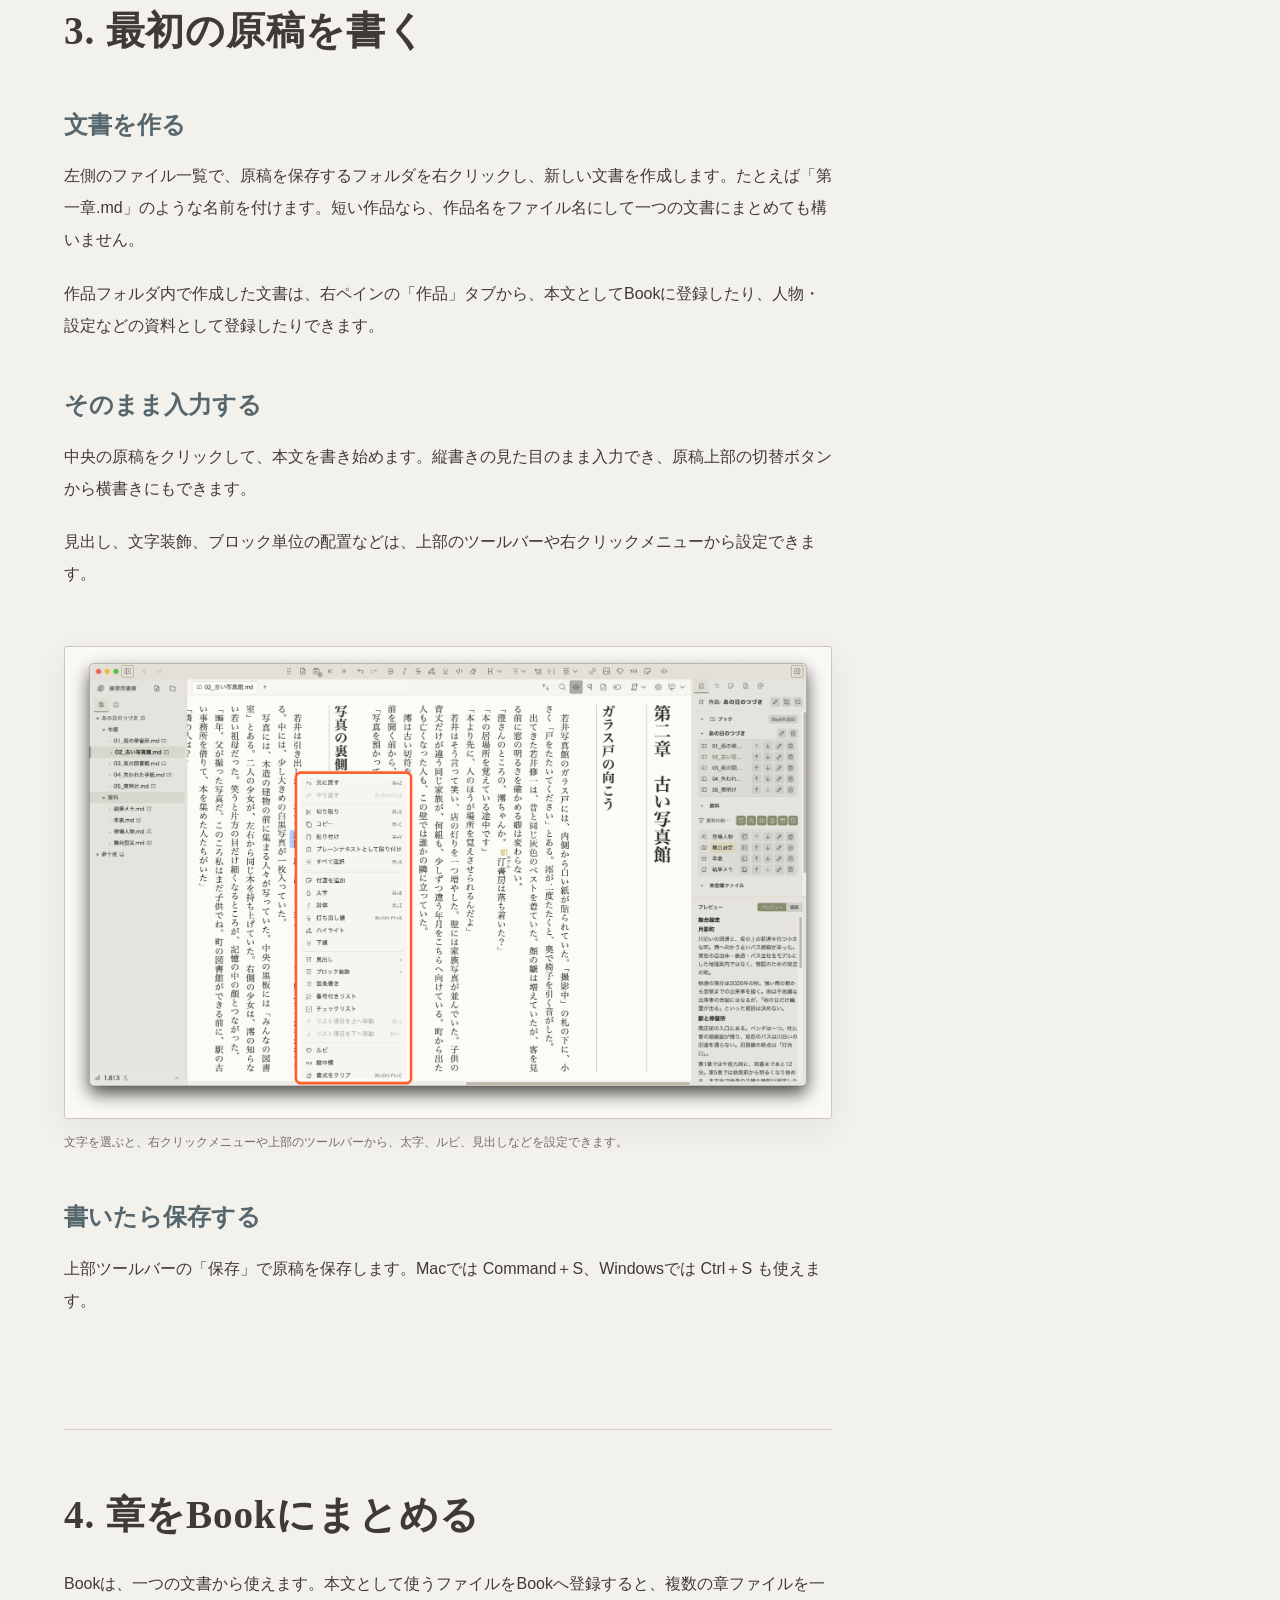
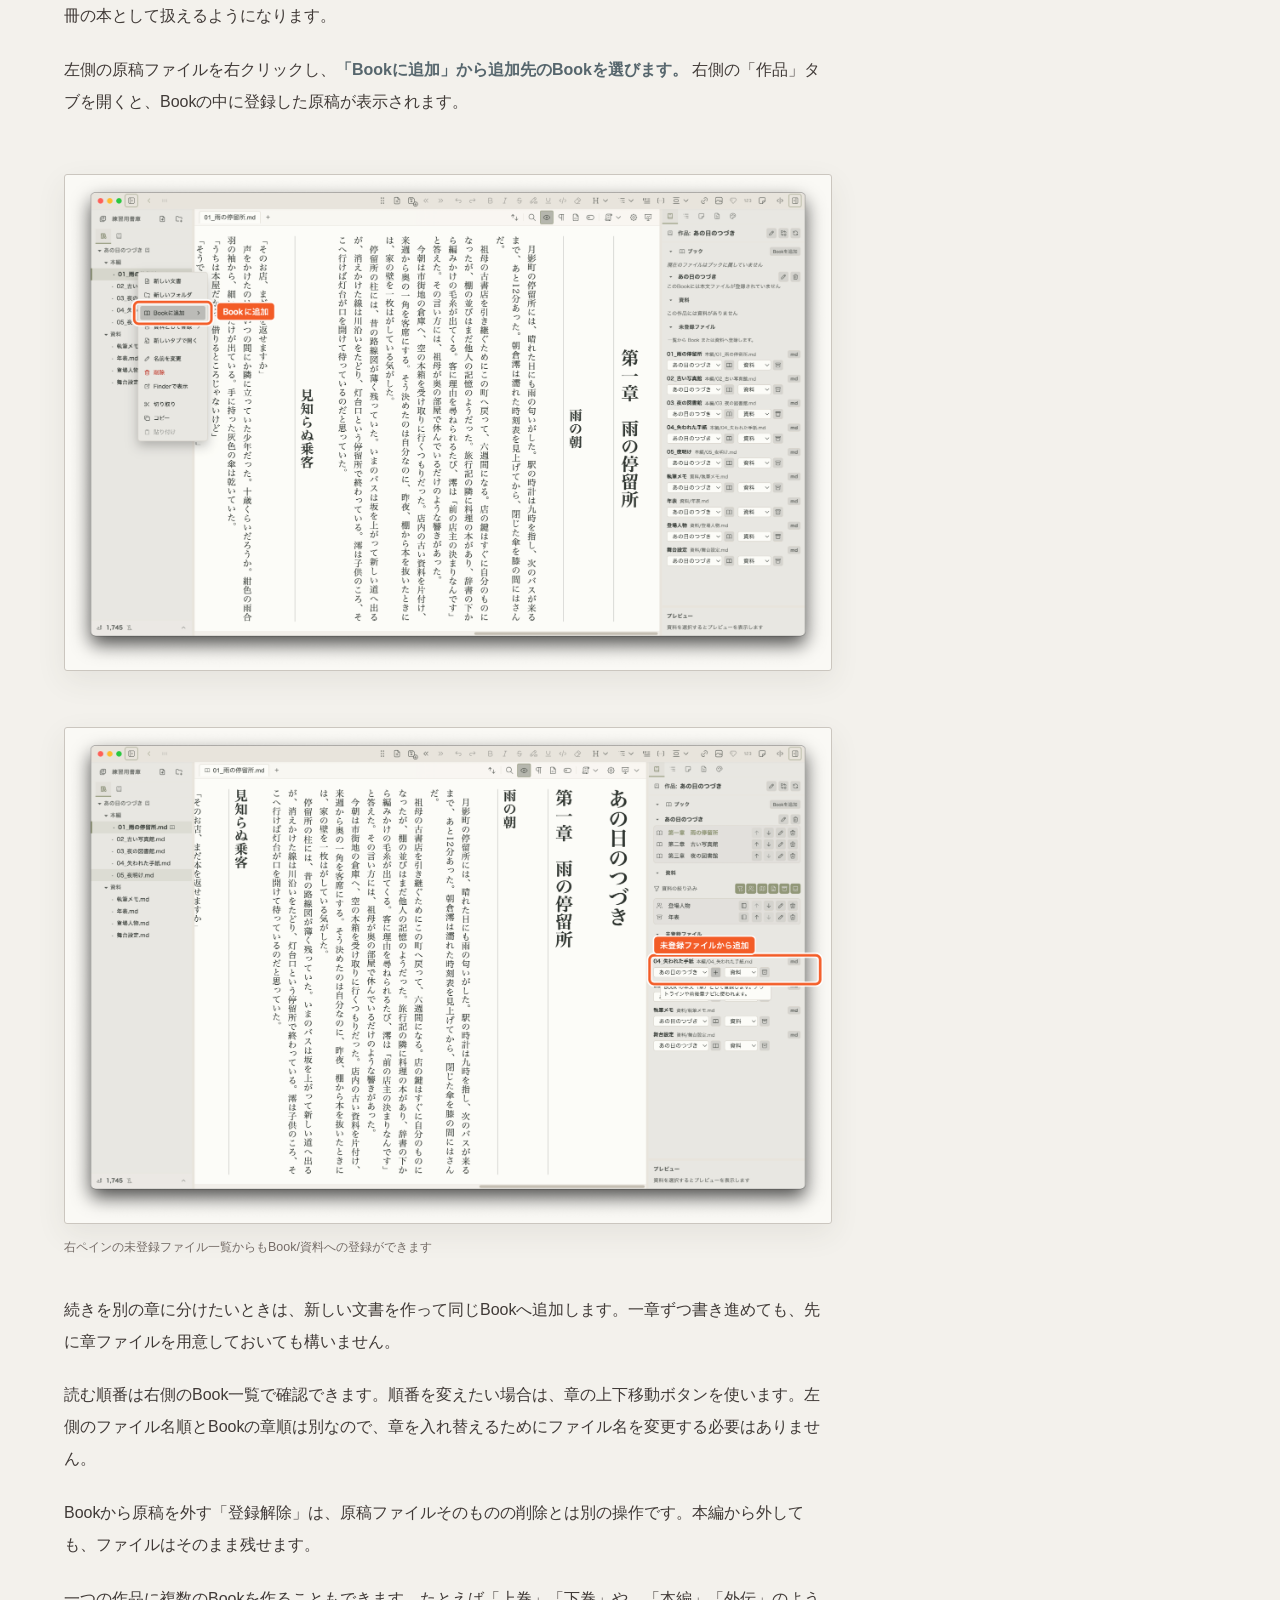
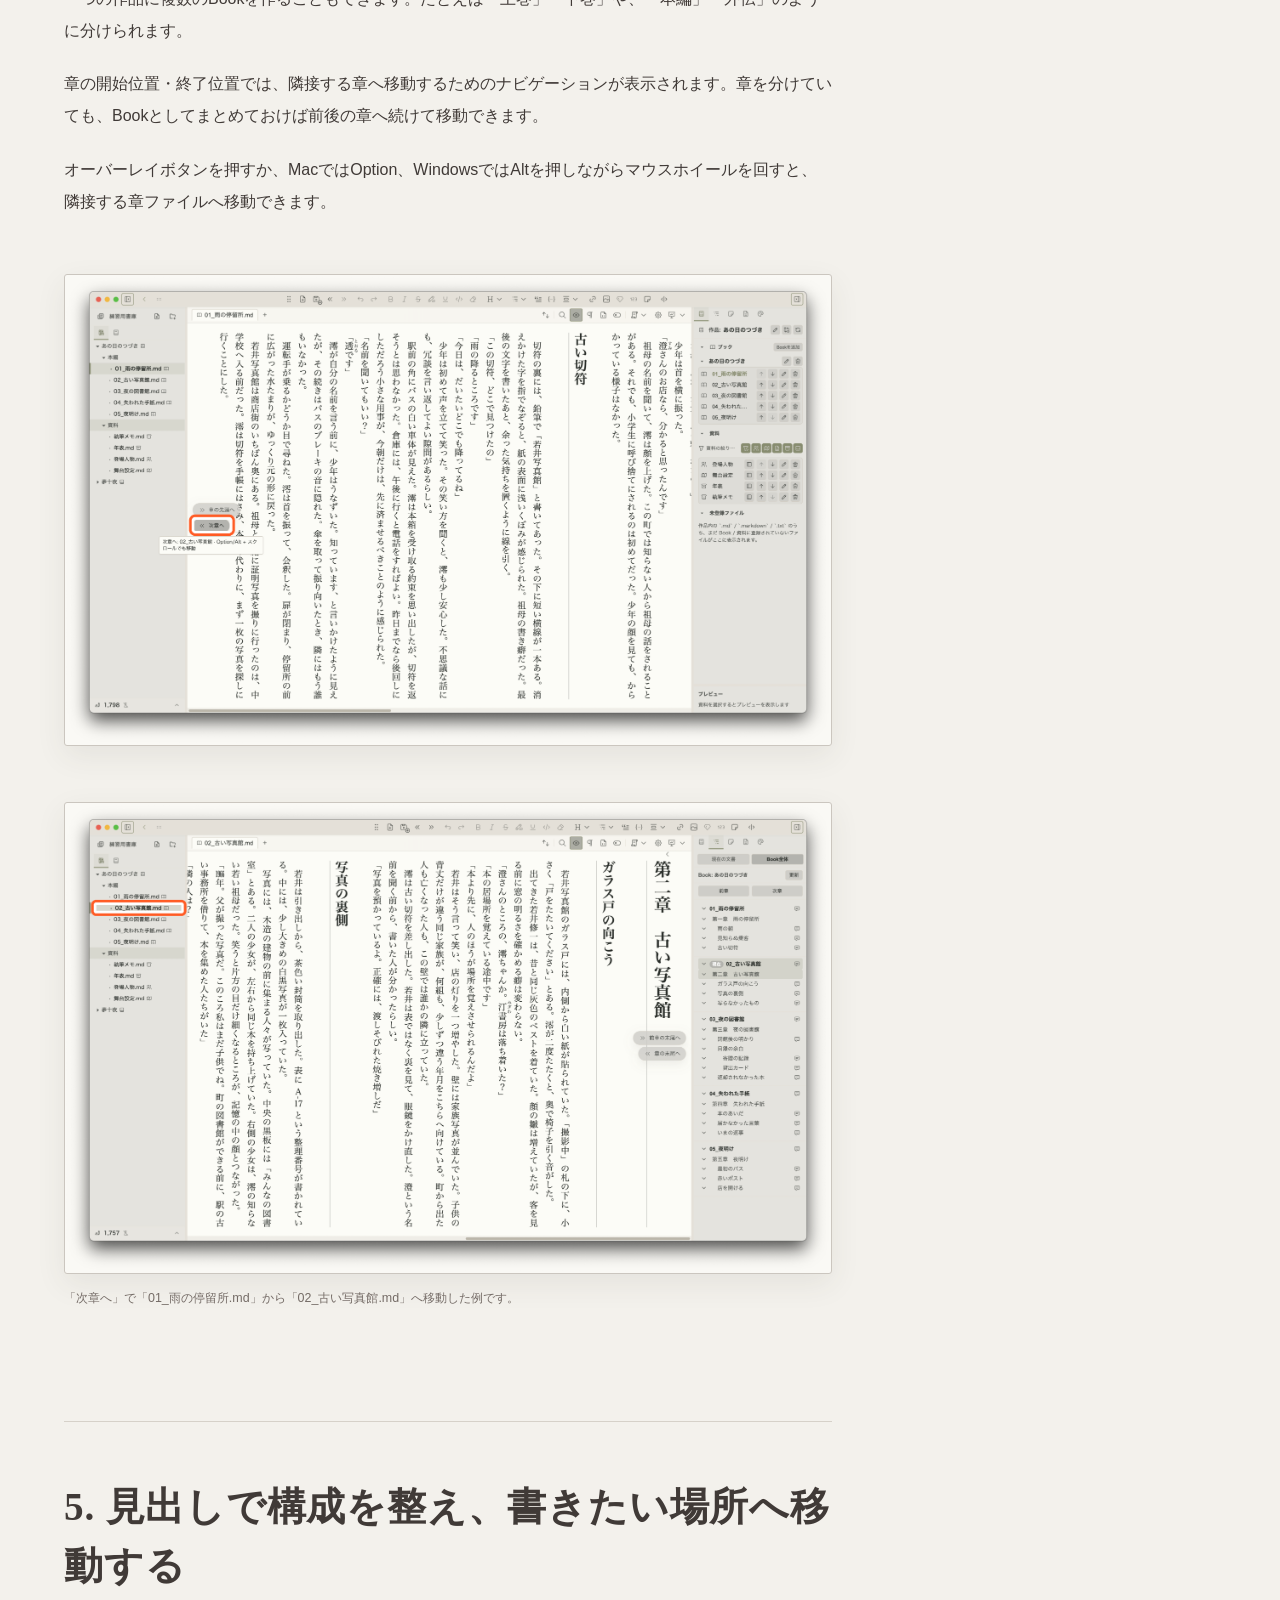
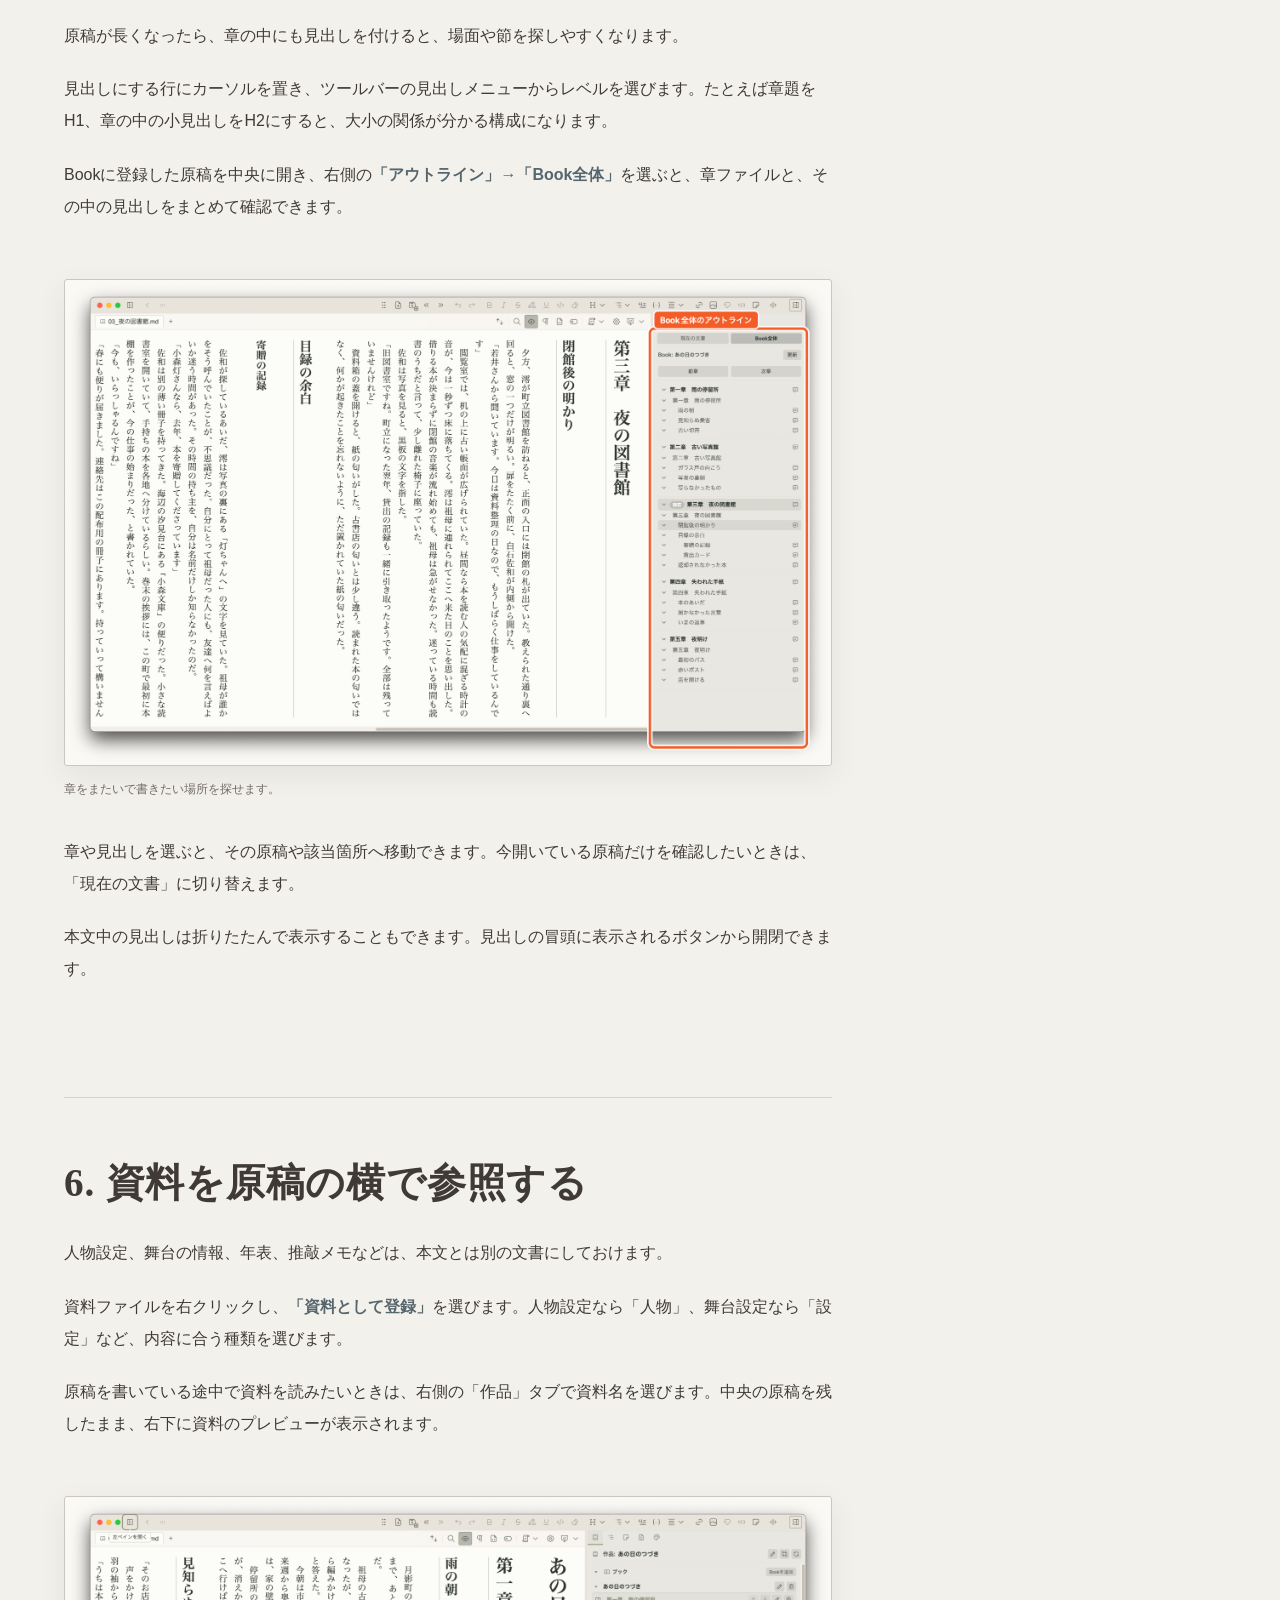
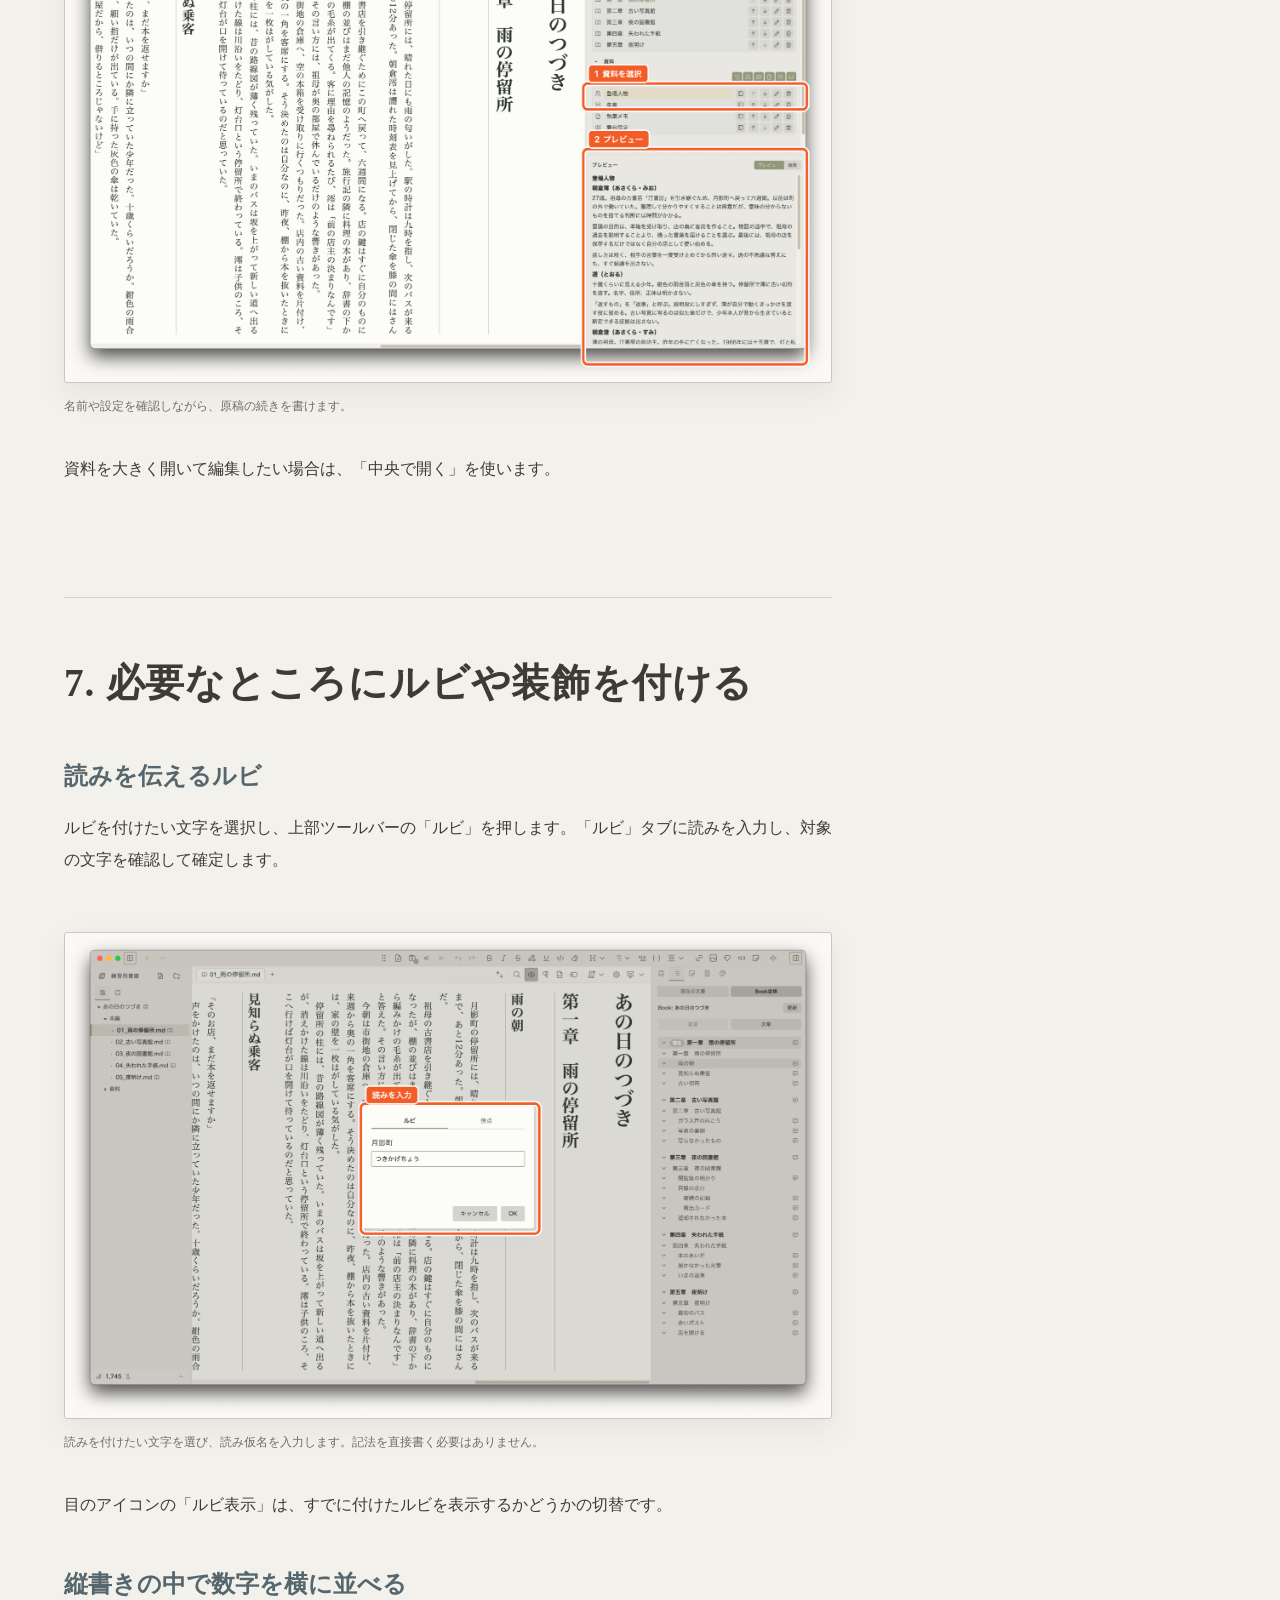
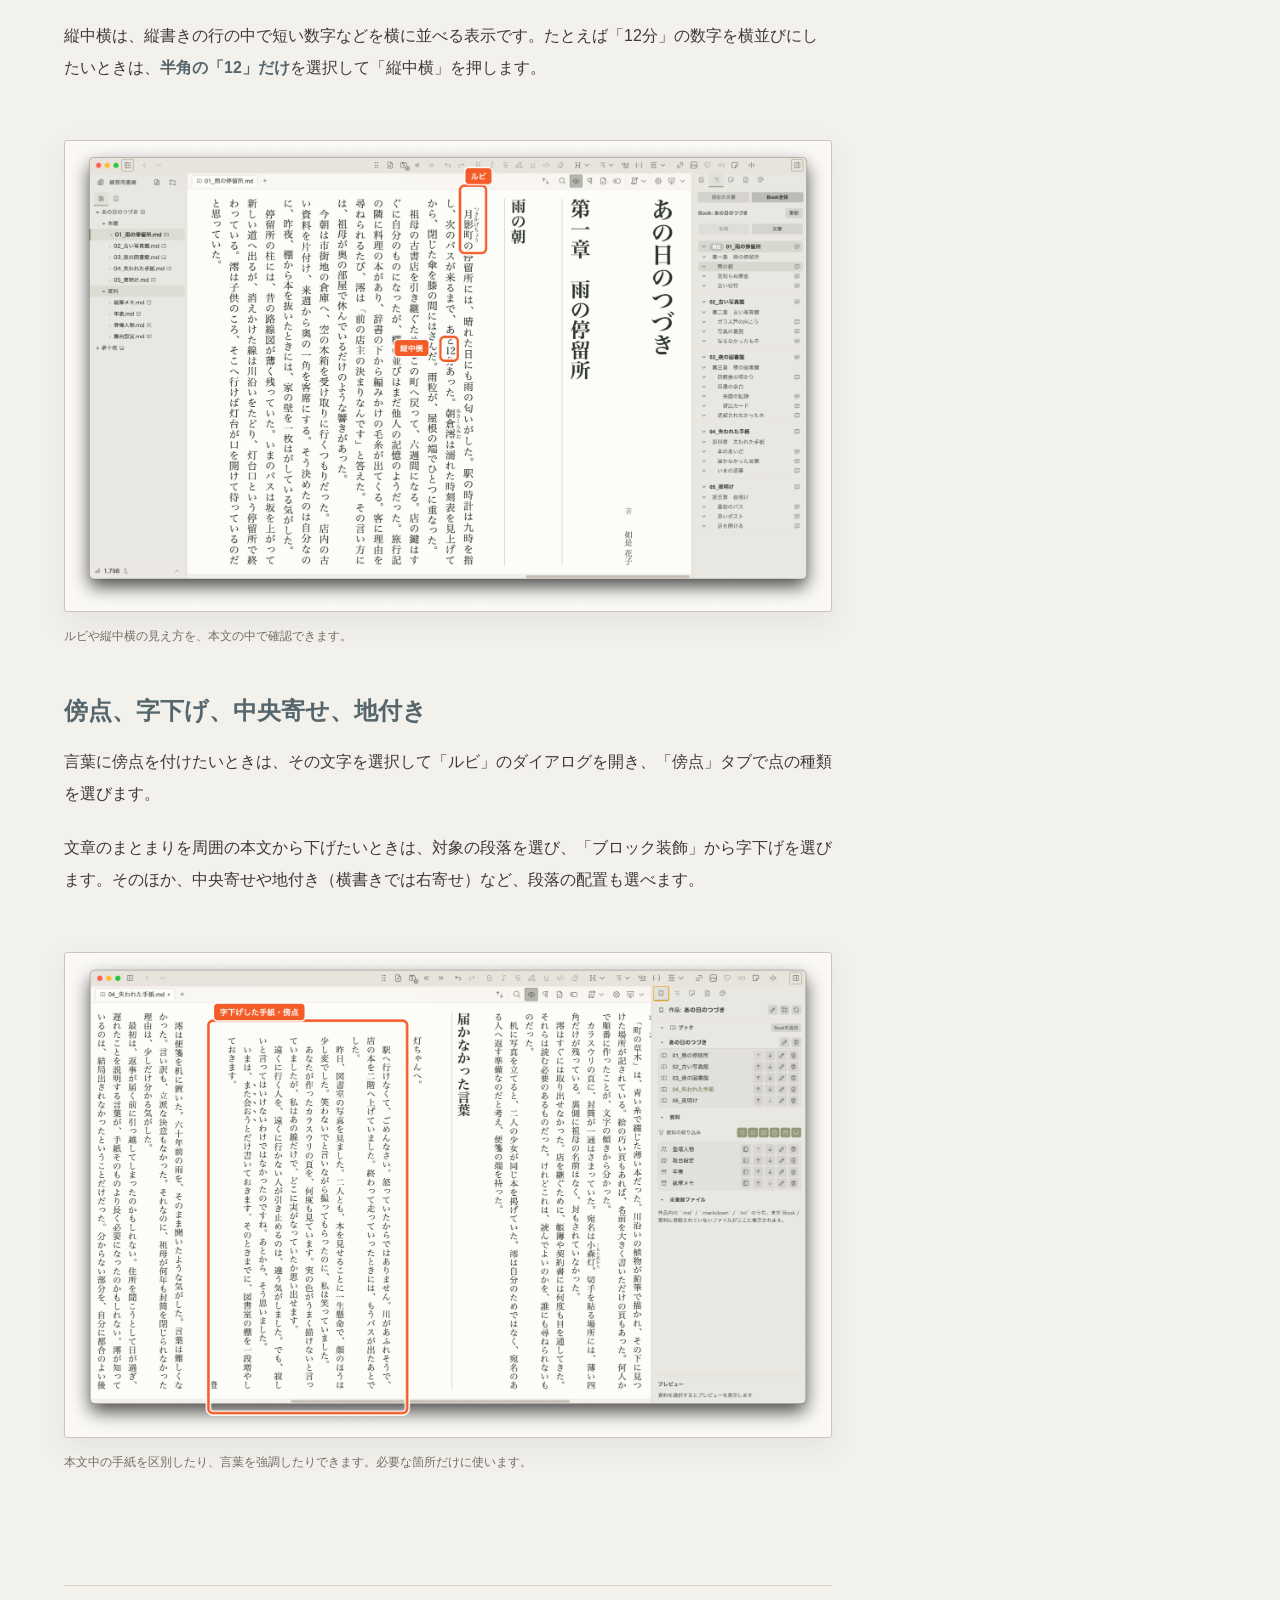
<file: nyoze/quickstart/index.html>
<!DOCTYPE html>
<html lang="ja">
<head>
  <meta charset="UTF-8">
  <meta name="viewport" content="width=device-width, initial-scale=1">
  <title>Nyoze Quick Start — 書き始めから、作品の仕上げまで</title>
  <meta name="description" content="Nyozeで書庫と作品を作り、原稿をBookにまとめ、Page Viewerで読み返して書き出すまでを紹介するQuick Startです。">
  <link rel="stylesheet" href="../../styles.css">
  <link rel="stylesheet" href="../nyoze.css">
  <link rel="stylesheet" href="quickstart.css">
  <script src="quickstart.js" defer></script>
</head>
<body class="nyoze-page quickstart-page" id="top">
  <header class="nyoze-header">
    <div class="nyoze-header__inner">
      <a class="nyoze-wordmark" href="../" aria-label="Nyoze トップへ">
        <img src="../../assets/nyoze-logo.png" alt="" width="1024" height="1024" decoding="async">
        <span>Nyoze</span>
      </a>
      <nav class="nyoze-nav" aria-label="Quick Start メニュー">
        <a href="../">Nyozeトップ</a>
        <a href="#quickstart-toc-title">目次</a>
        <a href="https://github.com/cat-left-paw/nyoze" rel="noopener noreferrer">GitHub</a>
      </nav>
    </div>
  </header>

  <main class="quickstart-main">
    <a class="quickstart-back" href="../"><span aria-hidden="true">←</span> Nyozeトップへ戻る</a>
    <div class="quickstart-layout">
    <article class="quickstart-article" aria-labelledby="quickstart-title">
<p class="quickstart-eyebrow" aria-hidden="true">Documentation</p>
<h1 id="quickstart-title">Nyoze Quick Start — 書き始めから、作品の仕上げまで</h1>
<p>Nyozeは、小説や文章を縦書きの見た目のままで書き、章や資料を整理しながら作品を仕上げられるMarkdownエディタです。本文は普通のテキストエディタのように入力し、ルビや見出し、文字装飾などはツールバーや右クリックメニューから付けられます。</p>
<p>このガイドでは、原稿の置き場所を決めるところから、作品を作り、章を書き、Bookとしてまとめ、読み返し、書き出すところまでを順に紹介します。</p>
<p>このガイドで使用する画像は、macOS版 Nyoze 0.4.0-beta.2 の日本語表示を基準にしています。</p>
<nav class="quickstart-toc" aria-labelledby="quickstart-toc-title">
<h2 id="quickstart-toc-title">目次</h2>
<ol>
<li><a href="#concepts">Nyozeの4つの考え方</a></li>
<li><a href="#workspace">画面の見方</a></li>
<li><a href="#library">1. 原稿の置き場所（書庫）を決める</a></li>
<li><a href="#project-book">2. 作品と最初のBookを作る</a></li>
<li><a href="#write">3. 最初の原稿を書く</a></li>
<li><a href="#chapters">4. 章をBookにまとめる</a></li>
<li><a href="#outline">5. 見出しで構成を整え、書きたい場所へ移動する</a></li>
<li><a href="#materials">6. 資料を原稿の横で参照する</a></li>
<li><a href="#typography">7. 必要なところにルビや装飾を付ける</a></li>
<li><a href="#page-viewer">8. 本のように読み返し、推敲する</a></li>
<li><a href="#export">9. 仕上げた作品を書き出す</a></li>
<li><a href="#existing-manuscripts">10. すでに書いた原稿をBookにまとめる</a></li>
<li><a href="#next">次に試してみる機能</a></li>
</ol>
</nav>
<h2 id="concepts">Nyozeの4つの考え方</h2>
<p>Nyozeでは、原稿や資料を次の4つの単位で扱います。</p>
<div class="quickstart-table-scroll" tabindex="0" role="region" aria-label="Nyozeの4つの考え方の表">
<table>
<thead>
<tr>
<th>名前</th>
<th>役割</th>
</tr>
</thead>
<tbody>
<tr>
<td><strong>書庫（Library）</strong></td>
<td>複数の作品を置く親フォルダ。普段の執筆に使う原稿置き場です。</td>
</tr>
<tr>
<td><strong>作品（Project）</strong></td>
<td>一つの作品の本文や資料をまとめるフォルダ。書庫の中に作ります。</td>
</tr>
<tr>
<td><strong>Book</strong></td>
<td>作品の中から、本として読む本文ファイルを読む順にまとめたもの。一つの作品に複数のBookを作ることもできます。</td>
</tr>
<tr>
<td><strong>文書（Document）</strong></td>
<td>実際に文章を書く一つのファイル。章の原稿も、人物設定も文書です。</td>
</tr>
</tbody>
</table>
</div>
<p><strong>書庫は全ての作品をまとめるフォルダ、作品は一つの作品のための原稿と資料をまとめるフォルダ、Bookは作品フォルダ内の本文を読む順に並べた一冊分のまとまり</strong>と考えると分かりやすくなります。</p>
<p>作品に登録しなくても単独のMarkdownファイルを編集できますが、Book管理や付箋など、作品を前提とする機能を使う場合は作品として登録します。</p>
<h2 id="workspace">画面の見方</h2>
<p class="quickstart-media"><a href="images/quickstart/workspace-overview.png" target="_blank" rel="noopener noreferrer" class="quickstart-image-link"><img src="images/quickstart/preview/workspace-overview.webp" alt="左にファイル一覧、中央に原稿、右にBookと資料の一覧を表示したNyozeの編集画面" class="quickstart-screenshot" width="3392" height="2146" loading="lazy" decoding="async" /></a></p>
<p>Nyozeの画面は、大きく3つに分かれています。</p>
<ul>
<li><strong>左ペイン</strong>：書庫内のフォルダやファイル、作品を選びます。</li>
<li><strong>中央ペイン</strong>：原稿を開いて編集します。複数の文書をタブで開けます。</li>
<li><strong>右ペイン</strong>：Bookや資料の構成、アウトライン、付箋、文書情報、テーマなどを確認・設定します。</li>
</ul>
<p>基本的には、<strong>左でファイルを選び、中央で書き、右で作品全体の構成や資料を確認する</strong>、という流れで使います。</p>
<hr />
<h2 id="library">1. 原稿の置き場所（書庫）を決める</h2>
<p>まず、普段の原稿を置くための<strong>書庫</strong>を用意します。作品ごとに書庫を分ける必要はなく、一つの書庫の中に複数の作品用フォルダを作れます。</p>
<p>「ファイル」メニューから「書庫を管理」を開きます。新しく原稿の置き場所を作る場合は、「新しい書庫を作成」を選び、書庫名を入力して親フォルダを選択します。書庫名は「小説」など、自分で分かりやすい名前で構いません。</p>
<p>すでに原稿をまとめているフォルダがある場合は、「既存フォルダを書庫として登録」を使えます。複数の作品を置く親フォルダを選んでください。</p>
<p class="quickstart-media"><a href="images/quickstart/library-registration.png" target="_blank" rel="noopener noreferrer" class="quickstart-image-link"><img src="images/quickstart/preview/library-registration.webp" alt="書庫の管理画面で、登録したフォルダに現在の書庫と表示されている状態" class="quickstart-screenshot" width="3322" height="2146" loading="lazy" decoding="async" /></a></p>
<p class="quickstart-caption"><em>書庫を開くと、その中のフォルダや原稿を左側のファイル一覧から扱えます。</em></p>
<p>Nyozeでは、書庫を開き、その中のファイルを選んで編集するのが基本的な使い方です。</p>
<h2 id="project-book">2. 作品と最初のBookを作る</h2>
<p>次に、書庫の中へ自分の作品用フォルダを作ります。左側のファイル一覧の右クリックメニューから新しいフォルダを作成し、作品名や仮題を付けます。すでに作品用のフォルダがある場合は、そのフォルダを使えます。</p>
<ol>
<li><strong>作品用のフォルダ</strong>を右クリックし、「このフォルダを作品にする」を選びます。</li>
<li>「作品名」と「最初のBook名」を入力します。一冊の小説なら、Book名を作品名と同じにしても構いません。</li>
<li>対象フォルダと名前を確認し、「作成」を押します。</li>
</ol>
<p class="quickstart-media"><a href="images/quickstart/project-create1.png" target="_blank" rel="noopener noreferrer" class="quickstart-image-link"><img src="images/quickstart/preview/project-create1.webp" alt="作品名と最初のBook名を入力する作成画面" class="quickstart-screenshot" width="3322" height="2146" loading="lazy" decoding="async" /></a></p>
<p class="quickstart-media"><a href="images/quickstart/project-create2.png" target="_blank" rel="noopener noreferrer" class="quickstart-image-link"><img src="images/quickstart/preview/project-create2.webp" alt="作品名と最初のBook名を入力する作成画面" class="quickstart-screenshot" width="3322" height="2146" loading="lazy" decoding="async" /></a></p>
<p class="quickstart-caption"><em>原稿と資料をまとめる作品と、最初の空のBookを一緒に作ります。</em></p>
<p>これで作品の入れ物ができました。本文のファイルや資料は、必要になったときに追加できます。最初から章数や構成を決めておく必要はありません。</p>
<p>原稿や資料が増えそうなら、作品フォルダの中に「本編」「資料」などのフォルダを作っておくと整理しやすくなります。フォルダ名や分け方は自由です。</p>
<h2 id="write">3. 最初の原稿を書く</h2>
<h3 id="create-document">文書を作る</h3>
<p>左側のファイル一覧で、原稿を保存するフォルダを右クリックし、新しい文書を作成します。たとえば「第一章.md」のような名前を付けます。短い作品なら、作品名をファイル名にして一つの文書にまとめても構いません。</p>
<p>作品フォルダ内で作成した文書は、右ペインの「作品」タブから、本文としてBookに登録したり、人物・設定などの資料として登録したりできます。</p>
<h3 id="start-writing">そのまま入力する</h3>
<p>中央の原稿をクリックして、本文を書き始めます。縦書きの見た目のまま入力でき、原稿上部の切替ボタンから横書きにもできます。</p>
<p>見出し、文字装飾、ブロック単位の配置などは、上部のツールバーや右クリックメニューから設定できます。</p>
<p class="quickstart-media"><a href="images/quickstart/editor-formatting-menu.png" target="_blank" rel="noopener noreferrer" class="quickstart-image-link"><img src="images/quickstart/preview/editor-formatting-menu.webp" alt="選択した文字の右クリックメニューに文字装飾やルビなどの項目を表示した状態" class="quickstart-screenshot" width="3520" height="2160" loading="lazy" decoding="async" /></a></p>
<p class="quickstart-caption"><em>文字を選ぶと、右クリックメニューや上部のツールバーから、太字、ルビ、見出しなどを設定できます。</em></p>
<h3 id="save">書いたら保存する</h3>
<p>上部ツールバーの「保存」で原稿を保存します。Macでは Command＋S、Windowsでは Ctrl＋S も使えます。</p>
<h2 id="chapters">4. 章をBookにまとめる</h2>
<p>Bookは、一つの文書から使えます。本文として使うファイルをBookへ登録すると、複数の章ファイルを一冊の本として扱えるようになります。</p>
<p>左側の原稿ファイルを右クリックし、<strong>「Bookに追加」から追加先のBookを選びます。</strong> 右側の「作品」タブを開くと、Bookの中に登録した原稿が表示されます。</p>
<p class="quickstart-media"><a href="images/quickstart/book-add-chapter1.png" target="_blank" rel="noopener noreferrer" class="quickstart-image-link"><img src="images/quickstart/preview/book-add-chapter1.webp" alt="原稿ファイルの右クリックメニューからBookへの追加先を選んでいる状態" class="quickstart-screenshot" width="3322" height="2146" loading="lazy" decoding="async" /></a></p>
<p class="quickstart-media"><a href="images/quickstart/book-add-chapter2.png" target="_blank" rel="noopener noreferrer" class="quickstart-image-link"><img src="images/quickstart/preview/book-add-chapter2.webp" alt="原稿ファイルの右クリックメニューからBookへの追加先を選んでいる状態" class="quickstart-screenshot" width="3322" height="2146" loading="lazy" decoding="async" /></a></p>
<p class="quickstart-caption"><em>右ペインの未登録ファイル一覧からもBook/資料への登録ができます</em></p>
<p>続きを別の章に分けたいときは、新しい文書を作って同じBookへ追加します。一章ずつ書き進めても、先に章ファイルを用意しておいても構いません。</p>
<p>読む順番は右側のBook一覧で確認できます。順番を変えたい場合は、章の上下移動ボタンを使います。左側のファイル名順とBookの章順は別なので、章を入れ替えるためにファイル名を変更する必要はありません。</p>
<p>Bookから原稿を外す「登録解除」は、原稿ファイルそのものの削除とは別の操作です。本編から外しても、ファイルはそのまま残せます。</p>
<p>一つの作品に複数のBookを作ることもできます。たとえば「上巻」「下巻」や、「本編」「外伝」のように分けられます。</p>
<p>章の開始位置・終了位置では、隣接する章へ移動するためのナビゲーションが表示されます。章を分けていても、Bookとしてまとめておけば前後の章へ続けて移動できます。</p>
<p>オーバーレイボタンを押すか、MacではOption、WindowsではAltを押しながらマウスホイールを回すと、隣接する章ファイルへ移動できます。</p>
<p class="quickstart-media"><a href="images/quickstart/chapter-navigation-next.png" target="_blank" rel="noopener noreferrer" class="quickstart-image-link"><img src="images/quickstart/preview/chapter-navigation-next.webp" alt="第一章の末尾で次章へ移動するオーバーレイボタンを表示した状態" class="quickstart-screenshot" width="3520" height="2160" loading="lazy" decoding="async" /></a></p>
<p class="quickstart-media"><a href="images/quickstart/chapter-navigation-arrived.png" target="_blank" rel="noopener noreferrer" class="quickstart-image-link"><img src="images/quickstart/preview/chapter-navigation-arrived.webp" alt="次の章ファイルへ移動した状態" class="quickstart-screenshot" width="3520" height="2160" loading="lazy" decoding="async" /></a></p>
<p class="quickstart-caption"><em>「次章へ」で「01_雨の停留所.md」から「02_古い写真館.md」へ移動した例です。</em></p>
<h2 id="outline">5. 見出しで構成を整え、書きたい場所へ移動する</h2>
<p>原稿が長くなったら、章の中にも見出しを付けると、場面や節を探しやすくなります。</p>
<p>見出しにする行にカーソルを置き、ツールバーの見出しメニューからレベルを選びます。たとえば章題をH1、章の中の小見出しをH2にすると、大小の関係が分かる構成になります。</p>
<p>Bookに登録した原稿を中央に開き、右側の<strong>「アウトライン」→「Book全体」</strong>を選ぶと、章ファイルと、その中の見出しをまとめて確認できます。</p>
<p class="quickstart-media"><a href="images/quickstart/book-outline.png" target="_blank" rel="noopener noreferrer" class="quickstart-image-link"><img src="images/quickstart/preview/book-outline.webp" alt="Book全体のアウトラインに複数の章ファイルと、その中の見出しが階層表示されている状態" class="quickstart-screenshot" width="3392" height="2146" loading="lazy" decoding="async" /></a></p>
<p class="quickstart-caption"><em>章をまたいで書きたい場所を探せます。</em></p>
<p>章や見出しを選ぶと、その原稿や該当箇所へ移動できます。今開いている原稿だけを確認したいときは、「現在の文書」に切り替えます。</p>
<p>本文中の見出しは折りたたんで表示することもできます。見出しの冒頭に表示されるボタンから開閉できます。</p>
<h2 id="materials">6. 資料を原稿の横で参照する</h2>
<p>人物設定、舞台の情報、年表、推敲メモなどは、本文とは別の文書にしておけます。</p>
<p>資料ファイルを右クリックし、<strong>「資料として登録」</strong>を選びます。人物設定なら「人物」、舞台設定なら「設定」など、内容に合う種類を選びます。</p>
<p>原稿を書いている途中で資料を読みたいときは、右側の「作品」タブで資料名を選びます。中央の原稿を残したまま、右下に資料のプレビューが表示されます。</p>
<p class="quickstart-media"><a href="images/quickstart/material-preview.png" target="_blank" rel="noopener noreferrer" class="quickstart-image-link"><img src="images/quickstart/preview/material-preview.webp" alt="中央に原稿を残したまま、右側に登場人物の設定資料を表示している状態" class="quickstart-screenshot" width="3392" height="2146" loading="lazy" decoding="async" /></a></p>
<p class="quickstart-caption"><em>名前や設定を確認しながら、原稿の続きを書けます。</em></p>
<p>資料を大きく開いて編集したい場合は、「中央で開く」を使います。</p>
<h2 id="typography">7. 必要なところにルビや装飾を付ける</h2>
<h3 id="ruby">読みを伝えるルビ</h3>
<p>ルビを付けたい文字を選択し、上部ツールバーの「ルビ」を押します。「ルビ」タブに読みを入力し、対象の文字を確認して確定します。</p>
<p class="quickstart-media"><a href="images/quickstart/ruby-dialog.png" target="_blank" rel="noopener noreferrer" class="quickstart-image-link"><img src="images/quickstart/preview/ruby-dialog.webp" alt="ルビを付ける文字と読みを確認するダイアログ" class="quickstart-screenshot" width="3392" height="2146" loading="lazy" decoding="async" /></a></p>
<p class="quickstart-caption"><em>読みを付けたい文字を選び、読み仮名を入力します。記法を直接書く必要はありません。</em></p>
<p>目のアイコンの「ルビ表示」は、すでに付けたルビを表示するかどうかの切替です。</p>
<h3 id="tate-chu-yoko">縦書きの中で数字を横に並べる</h3>
<p>縦中横は、縦書きの行の中で短い数字などを横に並べる表示です。たとえば「12分」の数字を横並びにしたいときは、<strong>半角の「12」だけ</strong>を選択して「縦中横」を押します。</p>
<p class="quickstart-media"><a href="images/quickstart/ruby-and-tcy.png" target="_blank" rel="noopener noreferrer" class="quickstart-image-link"><img src="images/quickstart/preview/ruby-and-tcy.webp" alt="縦書きの本文にルビと2桁の数字の縦中横を表示した状態" class="quickstart-screenshot" width="3520" height="2160" loading="lazy" decoding="async" /></a></p>
<p class="quickstart-caption"><em>ルビや縦中横の見え方を、本文の中で確認できます。</em></p>
<h3 id="decorations">傍点、字下げ、中央寄せ、地付き</h3>
<p>言葉に傍点を付けたいときは、その文字を選択して「ルビ」のダイアログを開き、「傍点」タブで点の種類を選びます。</p>
<p>文章のまとまりを周囲の本文から下げたいときは、対象の段落を選び、「ブロック装飾」から字下げを選びます。そのほか、中央寄せや地付き（横書きでは右寄せ）など、段落の配置も選べます。</p>
<p class="quickstart-media"><a href="images/quickstart/letter-decoration.png" target="_blank" rel="noopener noreferrer" class="quickstart-image-link"><img src="images/quickstart/preview/letter-decoration.webp" alt="手紙の段落全体を字下げし、一部の言葉に傍点を付けた本文" class="quickstart-screenshot" width="3392" height="2146" loading="lazy" decoding="async" /></a></p>
<p class="quickstart-caption"><em>本文中の手紙を区別したり、言葉を強調したりできます。必要な箇所だけに使います。</em></p>
<h2 id="page-viewer">8. 本のように読み返し、推敲する</h2>
<p>書き進めた原稿は、Page Viewerで電子書籍のようにページ単位で読み返せます。章を通して読むと、場面のつながりや文章の調子を、執筆中とは違う視点で確認できます。</p>
<ol>
<li><strong>変更した原稿を保存</strong>し、読み返したいBookに登録されている本文を中央に開きます。</li>
<li>原稿上部の「ページビューア」の隣にある▼を押します。</li>
<li>「Book 全体をページビューアで開く」を選びます。</li>
</ol>
<p class="quickstart-media"><a href="images/quickstart/viewer-book-target.png" target="_blank" rel="noopener noreferrer" class="quickstart-image-link"><img src="images/quickstart/preview/viewer-book-target.webp" alt="ページビューアの対象として現在の文書とBook全体を選べるメニュー" class="quickstart-screenshot" width="3392" height="2146" loading="lazy" decoding="async" /></a></p>
<p class="quickstart-caption"><em>今の原稿だけを読むか、Book全体を通して読むかを選べます。</em></p>
<p>「Book全体」の項目が出ない場合は、Bookに登録した本文を中央に開いているか確認してください。</p>
<p>別ウィンドウにPage Viewerが開きます。途中の章へ移動したいときは「アウトラインを開く」から見出しを選べます。</p>
<p class="quickstart-media quickstart-media--sequence"><a href="images/quickstart/page-viewer1.png" target="_blank" rel="noopener noreferrer" class="quickstart-image-link"><img src="images/quickstart/preview/page-viewer1.webp" alt="Book全体をPage Viewerで開き、本文をページ単位で表示している状態" class="quickstart-screenshot" width="2068" height="1966" loading="lazy" decoding="async" /></a>
<a href="images/quickstart/page-viewer2.png" target="_blank" rel="noopener noreferrer" class="quickstart-image-link"><img src="images/quickstart/preview/page-viewer2.webp" alt="Book全体をPage Viewerで開き、本文をページ単位で表示している状態" class="quickstart-screenshot" width="2068" height="1966" loading="lazy" decoding="async" /></a>
<a href="images/quickstart/page-viewer3.png" target="_blank" rel="noopener noreferrer" class="quickstart-image-link"><img src="images/quickstart/preview/page-viewer3.webp" alt="Book全体をPage Viewerで開き、本文をページ単位で表示している状態" class="quickstart-screenshot" width="2024" height="1862" loading="lazy" decoding="async" /></a>
<em>編集画面を離れ、読むことに集中して作品を見直せます。</em></p>
<p>Page Viewerは閲覧用です。直したい箇所が見つかったら編集画面へ戻り、修正して保存します。</p>
<p><strong>Book全体の表示には保存済みの原稿が使われるため、修正後は保存してから開き直してください。</strong></p>
<h2 id="export">9. 仕上げた作品を書き出す</h2>
<p>Nyozeの外で作品を読むためのファイルが必要になったら、用途に合わせて書き出します。</p>
<h3 id="web-book">Web Bookとして書き出す</h3>
<p>Web Bookは、Nyozeのない環境でも作品を読みやすい形で閲覧できるHTMLファイルです。Web上で公開したり、ブラウザで読んだりする用途に使えます。</p>
<p>変更した原稿を保存し、対象のBookに登録した本文を中央に開きます。「ファイル」→「書き出し」→<strong>「Book 全体の Web Bookを作成…」</strong>を選びます。</p>
<p>「出力形式」を「単一 HTML」にし、必要に応じて目次、作品情報、章の境界の改ページなどを設定します。</p>
<p class="quickstart-media"><a href="images/quickstart/web-book-options.png" target="_blank" rel="noopener noreferrer" class="quickstart-image-link"><img src="images/quickstart/preview/web-book-options.webp" alt="Web Bookの書き出し画面で、単一HTMLや目次、作品情報などを設定している状態" class="quickstart-screenshot" width="3392" height="2146" loading="lazy" decoding="async" /></a></p>
<p class="quickstart-caption"><em>作品に合わせて表示内容を選び、閲覧用のファイルを書き出します。</em></p>
<p>「書き出す」を押し、元の原稿とは別の場所へ、作品名など分かりやすい名前で保存します。</p>
<p>書き出したHTMLはブラウザで開いて確認できます。ChromeまたはEdgeでは、ブラウザの印刷機能から印刷やPDFへの保存もできます。ただし、文字数や行数を厳密に指定する本格的な組版用PDF出力ではありません。</p>
<p>執筆や修正は元のMarkdown原稿で続け、必要になったらWeb Bookを書き出し直します。</p>
<h3 id="epub">EPUBを作る場合</h3>
<p>現在のNyozeには、EPUBを直接生成する機能はありません。</p>
<p>LeMEやでんでんコンバータでEPUBを作る場合は、それぞれの外部ツール向けに書き出したMarkdownファイルを使います。Nyoze独自のルビ、縦中横、ブロック装飾などは、可能な範囲で出力先の表現へ変換されます。</p>
<p>書き出したファイルを、LeMEまたはでんでんコンバータ側で読み込み、EPUBを作成してください。</p>
<h2 id="existing-manuscripts">10. すでに書いた原稿をBookにまとめる</h2>
<p>すでに章ごとに分かれたMarkdown原稿がある場合も、作品用フォルダを設定し、本文ファイルを同じBookへ登録して扱えます。本文を一つの大きなファイルに結合する必要はありません。</p>
<p>たとえば、夏目漱石『夢十夜』を第一夜から第十夜まで10個のMarkdownファイルに分けた場合、それぞれを同じBookへ登録することで、一冊の作品として扱えます。</p>
<p class="quickstart-media"><a href="images/quickstart/yume-juya-book.png" target="_blank" rel="noopener noreferrer" class="quickstart-image-link"><img src="images/quickstart/preview/yume-juya-book.webp" alt="既存作品の各編を、読む順番に一つのBookへ登録した例" class="quickstart-screenshot" width="3392" height="2146" loading="lazy" decoding="async" /></a></p>
<p class="quickstart-caption"><em>手元にある文書も、そのままBookの構成に使えます。読む順番はBookの一覧で確認します。</em></p>
<p>Bookにまとめると、各ファイルを別々に保ちながら、作品全体をPage Viewerで読み返せます。連作や短編集など、複数の文章を一冊にまとめたい場合にも使えます。</p>
<p class="quickstart-media"><a href="images/quickstart/yume-juya-page-viewer.png" target="_blank" rel="noopener noreferrer" class="quickstart-image-link"><img src="images/quickstart/preview/yume-juya-page-viewer.webp" alt="既存作品をまとめたBookをPage Viewerで開いた例" class="quickstart-screenshot" width="2020" height="1956" loading="lazy" decoding="async" /></a></p>
<p class="quickstart-caption"><em>複数の文書を、一冊の作品として読み返した例です。</em></p>
<hr />
<h2 id="next">次に試してみる機能</h2>
<p>このQuick Startでは、作品を書き始めてBookとしてまとめるための基本的な流れを紹介しました。</p>
<p>Nyozeには、このほかにも次のような機能があります。</p>
<ul>
<li>付箋</li>
<li>Typewriter Mode / Visual Focus</li>
<li>Paragraph Plain / ソースモード</li>
<li>長文編集向けの実験的な機能</li>
<li>リスト編集</li>
<li>見出しの折りたたみ</li>
<li>文書メタデータ</li>
<li>文書タイプの設定</li>
<li>テーマの変更・カスタマイズ</li>
</ul>
<p class="quickstart-media"><a href="images/quickstart/sticky-note-preview.png" target="_blank" rel="noopener noreferrer" class="quickstart-image-link"><img src="images/quickstart/preview/sticky-note-preview.webp" alt="本文中の付箋にメモのプレビューを表示した状態" class="quickstart-screenshot" width="3520" height="2160" loading="lazy" decoding="async" /></a></p>
<p class="quickstart-caption"><em>本文の好きな位置に付箋を付け、メモを確認できます。</em></p>
<p>すべてを最初から使う必要はありません。</p>
<p>まずは一つの原稿を書き始め、章が増えたらBookで順番を整え、必要になったら資料やアウトラインを使う。ひと区切り書けたらPage Viewerで読み返し、気になる箇所を直して保存する。</p>
<p>その流れから始めてみてください。</p>
    </article>

      <aside class="quickstart-outline" aria-labelledby="quickstart-outline-title">
        <p class="quickstart-outline__title" id="quickstart-outline-title">このページの見出し</p>
        <nav aria-label="Quick Start 見出しアウトライン">
          <ol class="quickstart-outline__list" id="quickstart-outline-list"></ol>
        </nav>
        <a class="quickstart-outline__top" href="#top"><span aria-hidden="true">↑</span> ページ上部へ</a>
      </aside>
    </div>

    <nav class="quickstart-end-links" aria-label="Quick Start 関連リンク">
      <a href="../">Nyozeトップへ</a>
      <a href="https://github.com/cat-left-paw/nyoze" rel="noopener noreferrer">GitHubへ <span aria-hidden="true">↗</span></a>
    </nav>
  </main>

  <dialog class="quickstart-lightbox" id="quickstart-lightbox" aria-labelledby="quickstart-lightbox-title">
    <div class="quickstart-lightbox__panel">
      <div class="quickstart-lightbox__header">
        <p id="quickstart-lightbox-title">スクリーンショット</p>
        <button class="quickstart-lightbox__close" type="button" aria-label="拡大画像を閉じる">閉じる <span aria-hidden="true">×</span></button>
      </div>
      <div class="quickstart-lightbox__viewport">
        <img class="quickstart-lightbox__image" alt="" role="button" tabindex="0" aria-label="原寸表示に切り替える" draggable="false">
      </div>
      <a class="quickstart-lightbox__original" href="" target="_blank" rel="noopener noreferrer">元画像を新しいタブで開く <span aria-hidden="true">↗</span></a>
    </div>
  </dialog>

  <footer class="nyoze-footer">
    <div class="nyoze-footer__inner">
      <p><strong>Nyoze</strong><span>無料・オープンソース（GNU AGPLv3）</span><span>by Cat Left Paw / Left Paw Studio</span></p>
      <nav aria-label="フッターリンク">
        <a href="../">Nyozeトップ</a>
        <a href="https://github.com/cat-left-paw/nyoze/blob/main/LICENSE" rel="noopener noreferrer">GNU AGPLv3</a>
        <a href="https://github.com/cat-left-paw/nyoze" rel="noopener noreferrer">GitHub</a>
        <a href="https://github.com/cat-left-paw/nyoze/blob/main/PRIVACY.md" rel="noopener noreferrer">プライバシー</a>
      </nav>
    </div>
  </footer>
</body>
</html>
</file>
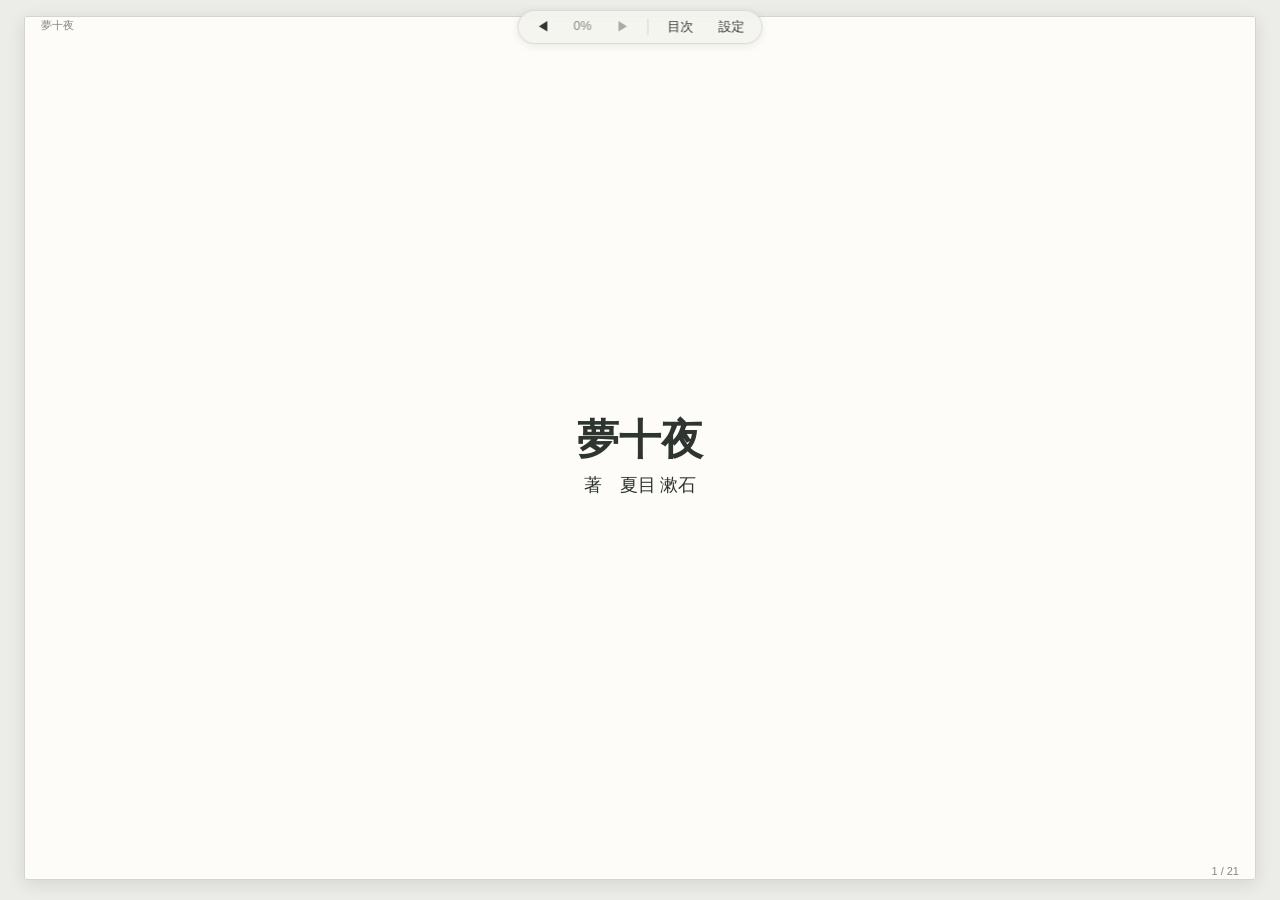
<file: assets/夢十夜-web-book.html>
<!doctype html>
<html lang="ja" class="nyoze-web-book" data-nyoze-web-book="" data-writing-mode="vertical-rl">
<head>
<meta charset="utf-8">
<meta name="viewport" content="width=device-width, initial-scale=1">
<title>夢十夜</title>
<style>
/* Web Book reader CSS — reader furniture / overlay chrome / screen columns; print is neutral. */
:root {
  /* 旧 16px 基準の 110% を、新しい reader の 100% 基準にする。 */
  --wb-base-font-size: 17.6px;
  --wb-font-scale: 1;
  --wb-font-family-mincho: "Yu Mincho", "Hiragino Mincho ProN", "Hiragino Mincho Pro", "Noto Serif CJK JP", "Noto Serif JP", serif;
  --wb-font-family-gothic: "Yu Gothic", "Hiragino Sans", "Hiragino Kaku Gothic ProN", "Noto Sans CJK JP", "Noto Sans JP", sans-serif;
  --wb-font-family: var(--wb-font-family-mincho);
  --wb-bg: #ffffff;
  --wb-fg: #1a1a1a;
  --wb-heading: #1a1a1a;
  --wb-muted: #555555;
  --wb-canvas: #f2f0ea;
  --wb-chrome-bg: #fafafa;
  --wb-chrome-border: #dddddd;
  --wb-chrome-fg: #1a1a1a;
  --wb-outline-bg: #ffffff;
  --wb-outline-shadow: rgba(0, 0, 0, 0.28);
  --wb-accent: #2a5db0;
  --wb-frame-width: 0px;
  --wb-frame-height: 0px;
  --wb-page-pitch: 0px;
  --wb-column-width: 0px;
  --wb-column-gap: 0px;
  --wb-inline-padding: 0px;
  --wb-page-inset-top: 32px;
  --wb-page-inset-bottom: 16px;
  --wb-page-inset-inline: 16px;
  --wb-effective-page-inset-top: 48px;
  --wb-effective-page-inset-bottom: 32px;
  --wb-effective-page-inset-inline: 16px;
  --wb-page-offset: 0px;
}

/* Classic = WB-R3B までの固定 Author / Original palette。 */
body.nyoze-web-book-root[data-wb-theme="classic"],
body.nyoze-web-book-root:not([data-wb-theme]) {
  --wb-bg: #fffef8;
  --wb-fg: #1a1a1a;
  --wb-heading: #1a1a1a;
  --wb-muted: #5a5a5a;
  --wb-canvas: #efe9dc;
  --wb-chrome-bg: #f7f4ec;
  --wb-chrome-border: #d8d0c0;
  --wb-chrome-fg: #1a1a1a;
  --wb-outline-bg: #fffef8;
  --wb-accent: #6b4f2a;
}
body.nyoze-web-book-root[data-wb-theme="light"] {
  --wb-bg: #ffffff;
  --wb-fg: #1a1a1a;
  --wb-heading: #1a1a1a;
  --wb-muted: #555555;
  --wb-canvas: #ececee;
  --wb-chrome-bg: #fafafa;
  --wb-chrome-border: #dddddd;
  --wb-chrome-fg: #1a1a1a;
  --wb-outline-bg: #ffffff;
  --wb-accent: #2a5db0;
}
body.nyoze-web-book-root[data-wb-theme="dark"] {
  --wb-bg: #1b1b1f;
  --wb-fg: #ececf1;
  --wb-heading: #ececf1;
  --wb-muted: #b0b0bc;
  --wb-canvas: #121216;
  --wb-chrome-bg: #25252c;
  --wb-chrome-border: #3a3a44;
  --wb-chrome-fg: #ececf1;
  --wb-outline-bg: #222228;
  --wb-outline-shadow: rgba(0, 0, 0, 0.55);
  --wb-accent: #8ab4ff;
}
body.nyoze-web-book-root[data-wb-theme="paper"] {
  --wb-bg: #f3e7d3;
  --wb-fg: #2c2418;
  --wb-heading: #2c2418;
  --wb-muted: #6a5a44;
  --wb-canvas: #e3d4b8;
  --wb-chrome-bg: #ecdfc8;
  --wb-chrome-border: #cbb99a;
  --wb-chrome-fg: #2c2418;
  --wb-outline-bg: #f7ecda;
  --wb-accent: #8a5a2b;
}

html, body { margin: 0; }
body.nyoze-web-book-root {
  box-sizing: border-box;
  writing-mode: horizontal-tb;
  background: var(--wb-bg);
  color: var(--wb-fg);
  font-family: var(--wb-font-family);
  font-size: calc(var(--wb-base-font-size) * var(--wb-font-scale));
  line-height: 1.9;
}
body.nyoze-web-book-root[data-wb-writing-mode="vertical-rl"] .nyoze-web-book-viewport,
body.nyoze-web-book-root[data-wb-writing-mode="vertical-rl"] .nyoze-web-book-flow {
  writing-mode: vertical-rl;
}
body.nyoze-web-book-root[data-wb-writing-mode="horizontal-tb"] .nyoze-web-book-viewport,
body.nyoze-web-book-root[data-wb-writing-mode="horizontal-tb"] .nyoze-web-book-flow {
  writing-mode: horizontal-tb;
}

/* ============================================================
   Compact overlay chrome — fixed / no layout reservation.
   Auto-hide is opacity + visibility + pointer-events only, so a
   hidden chrome never blocks the reading surface underneath.
   ============================================================ */
.nyoze-web-book-chrome {
  position: fixed;
  top: 10px;
  left: 50%;
  transform: translateX(-50%);
  z-index: 30;
  display: inline-flex;
  align-items: center;
  gap: 2px;
  /* fixed + left:50% の shrink-to-fit は viewport 半分に縮むため max-content を明示する。 */
  width: max-content;
  max-width: calc(100vw - 16px);
  box-sizing: border-box;
  padding: 3px 6px;
  writing-mode: horizontal-tb;
  direction: ltr;
  font-family: -apple-system, "Hiragino Kaku Gothic ProN", "Yu Gothic", sans-serif;
  font-size: 12.5px;
  color: var(--wb-chrome-fg);
  background: var(--wb-chrome-bg);
  background: color-mix(in srgb, var(--wb-chrome-bg) 84%, transparent);
  -webkit-backdrop-filter: blur(10px);
  backdrop-filter: blur(10px);
  border: 1px solid color-mix(in srgb, var(--wb-chrome-border) 80%, transparent);
  border-radius: 999px;
  box-shadow: 0 2px 10px color-mix(in srgb, var(--wb-outline-shadow) 30%, transparent);
  transition: opacity 0.25s ease, visibility 0s linear 0s;
}
.nyoze-web-book-chrome__nav {
  display: inline-flex;
  align-items: center;
  gap: 2px;
}
.nyoze-web-book-chrome__status {
  min-width: 3.2em;
  text-align: center;
  font-variant-numeric: tabular-nums;
  color: var(--wb-muted);
}
.nyoze-web-book-chrome__divider {
  width: 1px;
  align-self: stretch;
  margin: 5px 5px;
  background: color-mix(in srgb, var(--wb-chrome-border) 90%, transparent);
}
.nyoze-web-book-chrome button {
  font: inherit;
  cursor: pointer;
  border: none;
  background: transparent;
  color: var(--wb-chrome-fg);
  border-radius: 999px;
  padding: 0.32rem 0.72rem;
  line-height: 1.3;
  white-space: nowrap;
  transition: background-color 0.15s ease;
}
.nyoze-web-book-chrome button:hover:not(:disabled) {
  background: color-mix(in srgb, var(--wb-fg) 8%, transparent);
}
.nyoze-web-book-chrome button:active:not(:disabled) {
  background: color-mix(in srgb, var(--wb-fg) 14%, transparent);
}
.nyoze-web-book-chrome button:focus-visible {
  outline: 2px solid var(--wb-accent);
  outline-offset: 1px;
}
.nyoze-web-book-chrome button[aria-expanded="true"] {
  background: color-mix(in srgb, var(--wb-accent) 16%, transparent);
}
.nyoze-web-book-chrome button:disabled {
  opacity: 0.38;
  cursor: default;
}
body.nyoze-web-book-chrome-hidden .nyoze-web-book-chrome {
  opacity: 0;
  visibility: hidden;
  pointer-events: none;
  transition: opacity 0.25s ease, visibility 0s linear 0.25s;
}

/* ============================================================
   Reader Settings popover — session-only controls.
   Fixed overlay: opening never reflows the pagination viewport.
   ============================================================ */
.nyoze-web-book-settings {
  position: fixed;
  top: 54px;
  left: 50%;
  transform: translateX(-50%);
  z-index: 45;
  box-sizing: border-box;
  width: min(19.5rem, calc(100vw - 24px));
  max-height: calc(100dvh - 66px);
  overflow-y: auto;
  overscroll-behavior: contain;
  padding: 0.55rem 0.8rem 0.7rem;
  writing-mode: horizontal-tb;
  direction: ltr;
  font-family: -apple-system, "Hiragino Kaku Gothic ProN", "Yu Gothic", sans-serif;
  font-size: 12.5px;
  color: var(--wb-chrome-fg);
  background: var(--wb-chrome-bg);
  border: 1px solid var(--wb-chrome-border);
  border-radius: 12px;
  box-shadow: 0 10px 34px color-mix(in srgb, var(--wb-outline-shadow) 70%, transparent);
  animation: wb-pop-in 0.14s ease-out;
}
.nyoze-web-book-settings[hidden] { display: none !important; }
.nyoze-web-book-settings:focus { outline: none; }
.nyoze-web-book-settings__section {
  min-width: 0;
  margin: 0;
  padding: 0.2rem 0 0.35rem;
  border: 0;
}
.nyoze-web-book-settings__section + .nyoze-web-book-settings__section {
  border-top: 1px solid color-mix(in srgb, var(--wb-chrome-border) 55%, transparent);
}
.nyoze-web-book-settings__section legend {
  padding: 0;
  color: var(--wb-muted);
  font-size: 0.78rem;
  font-weight: 600;
}
.nyoze-web-book-settings__hint {
  display: block;
  margin: 0.05rem 0 0.2rem;
  color: var(--wb-muted);
  font-size: 0.72rem;
}
.nyoze-web-book-settings__row {
  display: flex;
  align-items: center;
  justify-content: space-between;
  gap: 0.75rem;
  min-height: 2.1rem;
  padding: 0.15rem 0;
}
.nyoze-web-book-settings__label {
  color: var(--wb-muted);
  flex: 0 0 auto;
}
.nyoze-web-book-settings__group {
  display: inline-flex;
  align-items: center;
  gap: 0.2rem;
}
.nyoze-web-book-settings__value {
  min-width: 3.2em;
  text-align: center;
  font-variant-numeric: tabular-nums;
}
.nyoze-web-book-settings__segmented {
  display: inline-flex;
  border: 1px solid var(--wb-chrome-border);
  border-radius: 8px;
  overflow: hidden;
}
.nyoze-web-book-settings__segmented button {
  border: none;
  border-radius: 0;
}
.nyoze-web-book-settings__segmented button + button {
  border-left: 1px solid color-mix(in srgb, var(--wb-chrome-border) 70%, transparent);
}
.nyoze-web-book-settings button {
  font: inherit;
  cursor: pointer;
  border: 1px solid var(--wb-chrome-border);
  background: transparent;
  color: var(--wb-chrome-fg);
  border-radius: 7px;
  padding: 0.3rem 0.65rem;
  line-height: 1.3;
  transition: background-color 0.15s ease;
}
.nyoze-web-book-settings button:hover:not(:disabled) {
  background: color-mix(in srgb, var(--wb-fg) 7%, transparent);
}
.nyoze-web-book-settings button:active:not(:disabled) {
  background: color-mix(in srgb, var(--wb-fg) 13%, transparent);
}
.nyoze-web-book-settings button:focus-visible {
  outline: 2px solid var(--wb-accent);
  outline-offset: 1px;
}
.nyoze-web-book-settings button:disabled {
  opacity: 0.38;
  cursor: default;
}
.nyoze-web-book-settings button[aria-pressed="true"] {
  background: color-mix(in srgb, var(--wb-accent) 15%, transparent);
  color: var(--wb-chrome-fg);
  box-shadow: inset 0 0 0 1px color-mix(in srgb, var(--wb-accent) 55%, transparent);
}
.nyoze-web-book-settings select {
  font: inherit;
  color: var(--wb-chrome-fg);
  background: var(--wb-bg);
  border: 1px solid var(--wb-chrome-border);
  border-radius: 7px;
  padding: 0.28rem 0.4rem;
  max-width: 11rem;
}
.nyoze-web-book-settings select:focus-visible {
  outline: 2px solid var(--wb-accent);
  outline-offset: 1px;
}
.nyoze-web-book-settings input[type="range"] {
  width: 7rem;
  accent-color: var(--wb-accent);
}
.nyoze-web-book-settings input[type="range"]:disabled {
  opacity: 0.38;
}
.nyoze-web-book-settings input[type="range"]:focus-visible {
  outline: 2px solid var(--wb-accent);
  outline-offset: 1px;
}
.nyoze-web-book-settings__footer {
  display: flex;
  justify-content: flex-end;
  padding-top: 0.5rem;
  margin-top: 0.2rem;
  border-top: 1px solid color-mix(in srgb, var(--wb-chrome-border) 55%, transparent);
}

/* Shared backdrop for the Outline drawer. */
.nyoze-web-book-backdrop {
  position: fixed;
  inset: 0;
  z-index: 38;
  background: color-mix(in srgb, #000000 30%, transparent);
  animation: wb-fade-in 0.16s ease-out;
}
.nyoze-web-book-backdrop[hidden] { display: none !important; }

@keyframes wb-pop-in {
  from { opacity: 0; transform: translateX(-50%) translateY(-4px); }
  to { opacity: 1; transform: translateX(-50%) translateY(0); }
}
@keyframes wb-fade-in {
  from { opacity: 0; }
  to { opacity: 1; }
}
@keyframes wb-drawer-in {
  from { opacity: 0.5; transform: translateX(16px); }
  to { opacity: 1; transform: translateX(0); }
}
@media (prefers-reduced-motion: reduce) {
  body.nyoze-web-book-root,
  .nyoze-web-book-chrome,
  .nyoze-web-book-chrome button,
  .nyoze-web-book-settings,
  .nyoze-web-book-settings button,
  .nyoze-web-book-backdrop,
  .nyoze-web-book-outline {
    transition: none !important;
    animation: none !important;
  }
  /* WB-R5: reduced motion では方式にかかわらず実効遷移 none（script 側の
     matchMedia gate が正、この宣言は CSS 側の安全網）。 */
  .nyoze-web-book-viewport.is-wb-transition-fade-out,
  .nyoze-web-book-viewport.is-wb-transition-fade-in,
  .nyoze-web-book-viewport.is-wb-transition-zoom,
  .nyoze-web-book-transition-mask.is-wb-transition-slide,
  .nyoze-web-book-transition-overlay.is-wb-transition-slide {
    animation: none !important;
  }
}

/* ============================================================
   Outline — physical right drawer over a backdrop.
   Overlay only: never shrinks the pagination viewport.
   ============================================================ */
.nyoze-web-book-outline {
  writing-mode: horizontal-tb;
  direction: ltr;
  position: fixed;
  top: 0;
  right: 0;
  bottom: 0;
  left: auto;
  width: min(19rem, 86vw);
  z-index: 40;
  box-sizing: border-box;
  overflow: auto;
  overscroll-behavior: contain;
  padding: 0.85rem 0.85rem 1.25rem;
  background: var(--wb-outline-bg);
  background: color-mix(in srgb, var(--wb-outline-bg) 94%, transparent);
  -webkit-backdrop-filter: blur(10px);
  backdrop-filter: blur(10px);
  color: var(--wb-fg);
  border-left: 1px solid var(--wb-chrome-border);
  box-shadow: -6px 0 26px var(--wb-outline-shadow);
  font-family: -apple-system, "Hiragino Kaku Gothic ProN", "Yu Gothic", sans-serif;
  font-size: 13.5px;
  line-height: 1.45;
  animation: wb-drawer-in 0.18s ease-out;
}
.nyoze-web-book-outline[hidden] {
  display: none !important;
}
.nyoze-web-book-outline:focus { outline: none; }
.nyoze-web-book-outline__title {
  margin: 0 0 0.65rem;
  padding: 0 0.45rem;
  font-size: 0.9rem;
  font-weight: 600;
  color: var(--wb-muted);
}
.nyoze-web-book-outline__list {
  list-style: none;
  margin: 0;
  padding: 0;
}
.nyoze-web-book-outline__chapter {
  margin: 0.75rem 0 0.25rem;
  padding: 0;
  font-weight: 600;
  color: var(--wb-muted);
}
.nyoze-web-book-outline__chapter button {
  display: block;
  width: 100%;
  text-align: start;
  font: inherit;
  font-weight: 600;
  color: inherit;
  background: transparent;
  border: none;
  border-radius: 6px;
  padding: 0.4rem 0.45rem;
  cursor: pointer;
  transition: background-color 0.15s ease;
}
.nyoze-web-book-outline__chapter button:hover,
.nyoze-web-book-outline__chapter button:focus-visible {
  background: color-mix(in srgb, var(--wb-accent) 14%, transparent);
  outline: none;
}
.nyoze-web-book-outline__chapter button:active {
  background: color-mix(in srgb, var(--wb-accent) 22%, transparent);
}
.nyoze-web-book-outline__item {
  margin: 0;
}
.nyoze-web-book-outline__item button {
  display: block;
  width: 100%;
  text-align: start;
  font: inherit;
  color: inherit;
  background: transparent;
  border: none;
  border-radius: 6px;
  padding: 0.4rem 0.45rem;
  cursor: pointer;
  transition: background-color 0.15s ease;
}
.nyoze-web-book-outline__item button:hover,
.nyoze-web-book-outline__item button:focus-visible {
  background: color-mix(in srgb, var(--wb-accent) 14%, transparent);
  outline: none;
}
.nyoze-web-book-outline__item button:active {
  background: color-mix(in srgb, var(--wb-accent) 22%, transparent);
}
.nyoze-web-book-outline__level-1 { padding-inline-start: 0; }
.nyoze-web-book-outline__level-2 { padding-inline-start: 0.75rem; }
.nyoze-web-book-outline__level-3 { padding-inline-start: 1.5rem; }
.nyoze-web-book-outline__level-4 { padding-inline-start: 2.25rem; }
.nyoze-web-book-outline__level-5 { padding-inline-start: 3rem; }
.nyoze-web-book-outline__level-6 { padding-inline-start: 3.75rem; }

.nyoze-web-book-flow {
  direction: ltr;
  box-sizing: border-box;
  font-family: var(--wb-font-family);
  color: var(--wb-fg);
  line-break: strict;
  word-break: normal;
  overflow-wrap: break-word;
  hanging-punctuation: first allow-end;
  text-wrap: pretty;
}
.nyoze-web-book-flow p { margin: 0; }
/* Chromium inline 境界折り返し補正（HTML export / Editor / Page Viewer と同意図）。
   段落末が全角閉じ括弧で、手前に ruby / strong / link / TCY 等の inline 境界があるとき、
   Chromium は行末で境界まで折り返し位置を巻き戻すことがある
   （docs/vertical-inline-boundary-line-break-investigation.md）。
   CSS generated content の U+200B のみで回避し、semantic HTML / textContent /
   Markdown / reader script には混入させない。空 alternative text で SR 非露出。
   対象は通常 paragraph のみ（見出し / TOC / chrome / code は対象外）。
   静的 HTML のため writing-mode を問わず適用し、screen / print で共有する。 */
.nyoze-web-book-flow p::after {
  content: "\200B" / "";
}
/* 空段落（<br> のみ）は閉じ括弧問題が起きないため補正対象外。 */
.nyoze-web-book-flow p:has(> br:only-child)::after {
  content: none;
}
/* WB-R8: 本文見出し appearance（Display Settings snapshot）。
   文書タイトル / 章タイトル / TOC 見出しは対象外。色は既存 --wb-heading。 */
.nyoze-web-book-flow h1:not(.nyoze-document-title):not(.nyoze-chapter-title):not(.nyoze-toc-title),
.nyoze-web-book-flow h2:not(.nyoze-document-title):not(.nyoze-chapter-title):not(.nyoze-toc-title),
.nyoze-web-book-flow h3:not(.nyoze-document-title):not(.nyoze-chapter-title):not(.nyoze-toc-title),
.nyoze-web-book-flow h4:not(.nyoze-document-title):not(.nyoze-chapter-title):not(.nyoze-toc-title),
.nyoze-web-book-flow h5:not(.nyoze-document-title):not(.nyoze-chapter-title):not(.nyoze-toc-title),
.nyoze-web-book-flow h6:not(.nyoze-document-title):not(.nyoze-chapter-title):not(.nyoze-toc-title) {
  margin: 1.25em 0 0;
  margin-block-end: var(--wb-heading-margin-after, 0.45em);
  line-height: 1.4;
  font-family: var(--wb-font-family);
  color: var(--wb-heading);
  border-block-end-style: solid;
  border-block-end-width: 0;
  border-block-end-color: color-mix(in srgb, var(--wb-heading) 34%, var(--wb-bg) 66%);
}
body.nyoze-web-book-root[data-wb-writing-mode="horizontal-tb"] .nyoze-web-book-flow h1:not(.nyoze-document-title):not(.nyoze-chapter-title):not(.nyoze-toc-title),
body.nyoze-web-book-root[data-wb-writing-mode="horizontal-tb"] .nyoze-web-book-flow h2:not(.nyoze-document-title):not(.nyoze-chapter-title):not(.nyoze-toc-title),
body.nyoze-web-book-root[data-wb-writing-mode="horizontal-tb"] .nyoze-web-book-flow h3:not(.nyoze-document-title):not(.nyoze-chapter-title):not(.nyoze-toc-title),
body.nyoze-web-book-root[data-wb-writing-mode="horizontal-tb"] .nyoze-web-book-flow h4:not(.nyoze-document-title):not(.nyoze-chapter-title):not(.nyoze-toc-title),
body.nyoze-web-book-root[data-wb-writing-mode="horizontal-tb"] .nyoze-web-book-flow h5:not(.nyoze-document-title):not(.nyoze-chapter-title):not(.nyoze-toc-title),
body.nyoze-web-book-root[data-wb-writing-mode="horizontal-tb"] .nyoze-web-book-flow h6:not(.nyoze-document-title):not(.nyoze-chapter-title):not(.nyoze-toc-title) {
  text-align: var(--wb-heading-align-h, start);
}
body.nyoze-web-book-root[data-wb-writing-mode="vertical-rl"] .nyoze-web-book-flow h1:not(.nyoze-document-title):not(.nyoze-chapter-title):not(.nyoze-toc-title),
body.nyoze-web-book-root[data-wb-writing-mode="vertical-rl"] .nyoze-web-book-flow h2:not(.nyoze-document-title):not(.nyoze-chapter-title):not(.nyoze-toc-title),
body.nyoze-web-book-root[data-wb-writing-mode="vertical-rl"] .nyoze-web-book-flow h3:not(.nyoze-document-title):not(.nyoze-chapter-title):not(.nyoze-toc-title),
body.nyoze-web-book-root[data-wb-writing-mode="vertical-rl"] .nyoze-web-book-flow h4:not(.nyoze-document-title):not(.nyoze-chapter-title):not(.nyoze-toc-title),
body.nyoze-web-book-root[data-wb-writing-mode="vertical-rl"] .nyoze-web-book-flow h5:not(.nyoze-document-title):not(.nyoze-chapter-title):not(.nyoze-toc-title),
body.nyoze-web-book-root[data-wb-writing-mode="vertical-rl"] .nyoze-web-book-flow h6:not(.nyoze-document-title):not(.nyoze-chapter-title):not(.nyoze-toc-title) {
  text-align: var(--wb-heading-align-v, start);
}
body.nyoze-web-book-root[data-wb-heading-font="mincho"] .nyoze-web-book-flow h1:not(.nyoze-document-title):not(.nyoze-chapter-title):not(.nyoze-toc-title),
body.nyoze-web-book-root[data-wb-heading-font="mincho"] .nyoze-web-book-flow h2:not(.nyoze-document-title):not(.nyoze-chapter-title):not(.nyoze-toc-title),
body.nyoze-web-book-root[data-wb-heading-font="mincho"] .nyoze-web-book-flow h3:not(.nyoze-document-title):not(.nyoze-chapter-title):not(.nyoze-toc-title),
body.nyoze-web-book-root[data-wb-heading-font="mincho"] .nyoze-web-book-flow h4:not(.nyoze-document-title):not(.nyoze-chapter-title):not(.nyoze-toc-title),
body.nyoze-web-book-root[data-wb-heading-font="mincho"] .nyoze-web-book-flow h5:not(.nyoze-document-title):not(.nyoze-chapter-title):not(.nyoze-toc-title),
body.nyoze-web-book-root[data-wb-heading-font="mincho"] .nyoze-web-book-flow h6:not(.nyoze-document-title):not(.nyoze-chapter-title):not(.nyoze-toc-title) {
  font-family: var(--wb-font-family-mincho);
}
body.nyoze-web-book-root[data-wb-heading-font="gothic"] .nyoze-web-book-flow h1:not(.nyoze-document-title):not(.nyoze-chapter-title):not(.nyoze-toc-title),
body.nyoze-web-book-root[data-wb-heading-font="gothic"] .nyoze-web-book-flow h2:not(.nyoze-document-title):not(.nyoze-chapter-title):not(.nyoze-toc-title),
body.nyoze-web-book-root[data-wb-heading-font="gothic"] .nyoze-web-book-flow h3:not(.nyoze-document-title):not(.nyoze-chapter-title):not(.nyoze-toc-title),
body.nyoze-web-book-root[data-wb-heading-font="gothic"] .nyoze-web-book-flow h4:not(.nyoze-document-title):not(.nyoze-chapter-title):not(.nyoze-toc-title),
body.nyoze-web-book-root[data-wb-heading-font="gothic"] .nyoze-web-book-flow h5:not(.nyoze-document-title):not(.nyoze-chapter-title):not(.nyoze-toc-title),
body.nyoze-web-book-root[data-wb-heading-font="gothic"] .nyoze-web-book-flow h6:not(.nyoze-document-title):not(.nyoze-chapter-title):not(.nyoze-toc-title) {
  font-family: var(--wb-font-family-gothic);
}
body.nyoze-web-book-root[data-wb-heading-font="same-as-body"] .nyoze-web-book-flow h1:not(.nyoze-document-title):not(.nyoze-chapter-title):not(.nyoze-toc-title),
body.nyoze-web-book-root[data-wb-heading-font="same-as-body"] .nyoze-web-book-flow h2:not(.nyoze-document-title):not(.nyoze-chapter-title):not(.nyoze-toc-title),
body.nyoze-web-book-root[data-wb-heading-font="same-as-body"] .nyoze-web-book-flow h3:not(.nyoze-document-title):not(.nyoze-chapter-title):not(.nyoze-toc-title),
body.nyoze-web-book-root[data-wb-heading-font="same-as-body"] .nyoze-web-book-flow h4:not(.nyoze-document-title):not(.nyoze-chapter-title):not(.nyoze-toc-title),
body.nyoze-web-book-root[data-wb-heading-font="same-as-body"] .nyoze-web-book-flow h5:not(.nyoze-document-title):not(.nyoze-chapter-title):not(.nyoze-toc-title),
body.nyoze-web-book-root[data-wb-heading-font="same-as-body"] .nyoze-web-book-flow h6:not(.nyoze-document-title):not(.nyoze-chapter-title):not(.nyoze-toc-title) {
  font-family: var(--wb-font-family);
}
.nyoze-web-book-flow h1:not(.nyoze-document-title):not(.nyoze-chapter-title):not(.nyoze-toc-title) {
  border-block-end-width: calc(var(--wb-heading-divider-h1, 0) * 1px);
}
.nyoze-web-book-flow h2:not(.nyoze-document-title):not(.nyoze-chapter-title):not(.nyoze-toc-title) {
  border-block-end-width: calc(var(--wb-heading-divider-h2, 0) * 1px);
}
.nyoze-web-book-flow h3:not(.nyoze-document-title):not(.nyoze-chapter-title):not(.nyoze-toc-title) {
  border-block-end-width: calc(var(--wb-heading-divider-h3, 0) * 1px);
}
.nyoze-web-book-flow h4:not(.nyoze-document-title):not(.nyoze-chapter-title):not(.nyoze-toc-title) {
  border-block-end-width: calc(var(--wb-heading-divider-h4, 0) * 1px);
}
.nyoze-web-book-flow h5:not(.nyoze-document-title):not(.nyoze-chapter-title):not(.nyoze-toc-title) {
  border-block-end-width: calc(var(--wb-heading-divider-h5, 0) * 1px);
}
.nyoze-web-book-flow h6:not(.nyoze-document-title):not(.nyoze-chapter-title):not(.nyoze-toc-title) {
  border-block-end-width: calc(var(--wb-heading-divider-h6, 0) * 1px);
}
/* WB-R8: synthetic タイトルは本文見出し appearance の対象外。色だけ theme に合わせる。 */
.nyoze-web-book-flow .nyoze-document-title,
.nyoze-web-book-flow .nyoze-chapter-title {
  margin: 0 0 0.25em;
  line-height: 1.4;
  font-family: inherit;
  color: var(--wb-heading);
  text-align: start;
  border-block-end: none;
}
/* WB-R15: 章ファイル情報タイトルは H1 相当（2em / bold）。本文見出し appearance は非適用。 */
.nyoze-web-book-flow .nyoze-chapter-title {
  margin-block-end: 0.2em;
  font-size: 2em;
  font-weight: bold;
}
/* WB-R15: 章先頭ナビ専用 root。geometry / pageCount を変えない。 */
.nyoze-web-book-flow .nyoze-chapter-root {
  display: block;
  width: 0;
  height: 0;
  margin: 0;
  padding: 0;
  border: 0;
  overflow: hidden;
  visibility: hidden;
  pointer-events: none;
  font-size: 0;
  line-height: 0;
}
/* リンクはブラウザ既定色ではなく theme の accent（Dark で判読できるように）。 */
.nyoze-web-book-flow a {
  color: var(--wb-accent);
  text-underline-offset: 3px;
}
.nyoze-web-book-flow ruby { ruby-position: over; }
.nyoze-web-book-flow rt { font-size: 0.55em; }
.nyoze-web-book-flow code, .nyoze-web-book-flow pre {
  font-family: ui-monospace, SFMono-Regular, Menlo, Consolas, monospace;
  text-align: start;
}
.nyoze-web-book-flow .nyoze-align-center { text-align: center; }
.nyoze-web-book-flow .nyoze-align-end { text-align: end; }
/* WB-R10: :::indent-N — エディタと同じ logical padding-inline-start、step 1.4em。
   既存の inline --nyoze-indent-level を使う。縦書きでは上側、横書きでは左側。 */
.nyoze-web-book-flow .nyoze-indent {
  padding-inline-start: calc(1.4em * var(--nyoze-indent-level, 1));
}
/* WB-R10: 組み込み :::style-*（letter / muted / heading）。theme token で Classic〜Paper
   + Author と print 中立 palette に追従。未知 style 用ルールは追加しない（本文相当）。
   .nyoze-style-heading は本文見出しの WB-R8 snapshot / Reader 見出し書体の対象外。 */
.nyoze-web-book-flow .nyoze-style-letter {
  padding-block: 0.3em;
  padding-inline: 0.6em;
  color: var(--wb-muted);
  line-height: 1.9;
}
.nyoze-web-book-flow .nyoze-style-muted {
  color: var(--wb-muted);
  font-size: 0.92em;
}
.nyoze-web-book-flow .nyoze-style-heading {
  color: var(--wb-heading);
  font-size: 1.15em;
  font-weight: 600;
  letter-spacing: 0.05em;
}
/* WB-R10: task list — native marker を消し、checkbox と先頭段落を同じ line box へ
   （先頭 p を inline 化）。物理 margin の片側合わせではなく logical な inline flow。
   2 段落目以降 / nested list は従来どおり block。text-align: start は下記の
   justify 除外セレクタと共有。 */
.nyoze-web-book-flow li.nyoze-task-item {
  list-style: none;
}
.nyoze-web-book-flow li.nyoze-task-item > input[type="checkbox"] {
  margin-inline-end: 0.35em;
}
.nyoze-web-book-flow li.nyoze-task-item > input[type="checkbox"] + p {
  display: inline;
}
.nyoze-web-book-flow .nyoze-toc,
.nyoze-web-book-flow .nyoze-document-info,
.nyoze-web-book-flow .nyoze-chapter-info,
.nyoze-web-book-flow li.nyoze-task-item { text-align: start; }
/* WB-R7: 著者/訳者行は地付き（logical end）。info 全体の start と flow justify より
   class 2つの specificity で勝つ。 */
.nyoze-web-book-flow .nyoze-document-credit,
.nyoze-web-book-flow .nyoze-chapter-credit { text-align: end; }
/* WB-R7: 文書情報 / 章ファイル情報の後余白（約3行。line-height 1.9 × 3）。
   直後が TOC でも同じ 3 行。独立ページ化（nyoze-break-after-page）時は 0。 */
.nyoze-web-book-flow .nyoze-document-info,
.nyoze-web-book-flow .nyoze-chapter-info { margin-block-end: 5.7em; }
.nyoze-web-book-flow .nyoze-document-info.nyoze-break-after-page,
.nyoze-web-book-flow .nyoze-chapter-info.nyoze-break-after-page { margin-block-end: 0; }
/* WB-R9: 簡易表紙（title page）。Tategaki 書籍モードの frontmatter 独立ページに
   揃えた normal / center の 2 レイアウト。section は 1 ページ相当の slot、内側の
   .nyoze-document-info-group がレイアウト container 兼 書字方向 override の対象で、
   その中に「タイトル群」「著者・訳者群」を別 group として持つ（空 group は出力されない）。
   group の書字方向 override は group 自身にだけ効き、本文 / TOC / chrome は変えない。
   chapterInfo にはこの variant を出さない（semantic serializer 側の契約）。 */
.nyoze-web-book-flow .nyoze-document-info--title-page {
  box-sizing: border-box;
  margin: 0;
}
.nyoze-web-book-flow .nyoze-document-info-group {
  box-sizing: border-box;
  min-inline-size: 0;
  min-block-size: 0;
  max-inline-size: 100%;
  max-block-size: 100%;
}
.nyoze-web-book-flow .nyoze-document-info--title-page[data-nyoze-title-page-writing-mode="vertical-rl"] .nyoze-document-info-group { writing-mode: vertical-rl; }
.nyoze-web-book-flow .nyoze-document-info--title-page[data-nyoze-title-page-writing-mode="horizontal-tb"] .nyoze-document-info-group { writing-mode: horizontal-tb; }
/* title / credit の各 group は page slot 内に収める。長いタイトルは通常の日本語改行に
   加え overflow-wrap: anywhere で連続文字列も折り返す（overflow: hidden の切り捨ては
   使わない）。 */
.nyoze-web-book-flow .nyoze-document-info-title-group,
.nyoze-web-book-flow .nyoze-document-info-credit-group {
  box-sizing: border-box;
  min-inline-size: 0;
  min-block-size: 0;
  max-inline-size: 100%;
  max-block-size: 100%;
  overflow-wrap: anywhere;
}
/* normal レイアウト（Tategaki 通常）: タイトル群は開始側（上付き）、著者・訳者群は
   地付き（text-align: end。縦書きでは下、横書きでは終了側）。 */
.nyoze-web-book-flow .nyoze-document-info-title-group { margin-block-end: 1em; }
.nyoze-web-book-flow .nyoze-document-info-credit-group { text-align: end; }
/* center レイアウト（Tategaki 中央）: 実効書字方向（group 自身の書字方向）で判定する。
   実効 horizontal: 単一の中央グループ（flex column + 両軸 center + text-align center）。 */
body.nyoze-web-book-root[data-wb-writing-mode="horizontal-tb"] .nyoze-web-book-flow .nyoze-document-info--title-page[data-nyoze-title-page-layout="center"][data-nyoze-title-page-writing-mode="inherit"] .nyoze-document-info-group,
.nyoze-web-book-flow .nyoze-document-info--title-page[data-nyoze-title-page-layout="center"][data-nyoze-title-page-writing-mode="horizontal-tb"] .nyoze-document-info-group {
  display: flex;
  flex-direction: column;
  justify-content: center;
  align-items: center;
}
/* 実効 vertical: Tategaki と同じく flex-direction: row + justify-content: space-between
   （主軸 = inline = 上→下: タイトル上付き / 著者・訳者下付き）+ 交差軸 center
   （physical horizontal center）。 */
body.nyoze-web-book-root[data-wb-writing-mode="vertical-rl"] .nyoze-web-book-flow .nyoze-document-info--title-page[data-nyoze-title-page-layout="center"][data-nyoze-title-page-writing-mode="inherit"] .nyoze-document-info-group,
.nyoze-web-book-flow .nyoze-document-info--title-page[data-nyoze-title-page-layout="center"][data-nyoze-title-page-writing-mode="vertical-rl"] .nyoze-document-info-group {
  display: flex;
  flex-direction: row;
  justify-content: space-between;
  align-items: center;
}
/* center: title / credit の text-align も center。normal の start / end を上書きする。 */
.nyoze-web-book-flow .nyoze-document-info--title-page[data-nyoze-title-page-layout="center"] .nyoze-document-info-title-group,
.nyoze-web-book-flow .nyoze-document-info--title-page[data-nyoze-title-page-layout="center"] .nyoze-document-info-credit-group {
  text-align: center;
  margin-block-end: 0;
}
/* center: 長いタイトルで credit 群が flex-shrink に潰されて page 外へあふれないよう、
   縮むのはタイトル群側にする（縦書きではタイトルの inline-size 縮小が自然な再折返しになる）。 */
.nyoze-web-book-flow .nyoze-document-info--title-page[data-nyoze-title-page-layout="center"] .nyoze-document-info-credit-group {
  flex-shrink: 0;
}
.nyoze-web-book-flow .nyoze-document-info--title-page[data-nyoze-title-page-layout="center"] .nyoze-document-title,
.nyoze-web-book-flow .nyoze-document-info--title-page[data-nyoze-title-page-layout="center"] .nyoze-document-credit {
  text-align: center;
}
/* center: タイトルのみ / credit のみの場合は、単独 group を自然に中央へ
   （space-between の主軸開始寄せを auto margin が吸収する）。 */
.nyoze-web-book-flow .nyoze-document-info--title-page[data-nyoze-title-page-layout="center"] .nyoze-document-info-group > div:only-child {
  margin: auto;
}
/* 表紙タイトル typography: Tategaki と同じ 2em 基準 + bold。ただし本文 h1（2em）より
   明確に大きくするため 2.4em。色は theme の見出し色ではなく必ず本文色（--wb-fg）。
   本文見出しの alignment / divider / margin-after は .nyoze-document-title 除外で
   引き続き漏れない。 */
.nyoze-web-book-flow .nyoze-document-info--title-page .nyoze-document-title {
  font-size: 2.4em;
  font-weight: bold;
  margin: 0;
  color: var(--wb-fg);
}
.nyoze-web-book-flow .nyoze-document-info--title-page .nyoze-document-credit {
  color: var(--wb-fg);
}
/* 表紙 title / credit は Reader の見出し書体切替（見出し書体意味論）へ追従する。 */
body.nyoze-web-book-root[data-wb-heading-font="mincho"] .nyoze-web-book-flow .nyoze-document-info--title-page .nyoze-document-info-group { font-family: var(--wb-font-family-mincho); }
body.nyoze-web-book-root[data-wb-heading-font="gothic"] .nyoze-web-book-flow .nyoze-document-info--title-page .nyoze-document-info-group { font-family: var(--wb-font-family-gothic); }
body.nyoze-web-book-root[data-wb-heading-font="same-as-body"] .nyoze-web-book-flow .nyoze-document-info--title-page .nyoze-document-info-group { font-family: var(--wb-font-family); }
/* WB-R7 / WB-R8: 目次は通し番号なし + H1〜H6 の階層字下げ（flat list + level class）。
   nested ol は作らない。論理 padding-inline-start のみ。
   「目次」見出しは専用 class `.nyoze-toc-title` で固定見た目（本文見出し appearance 非適用）。
   2文字分字下げ + 直後に約1行分の空行（margin-block-end: 1.9em）。 */
.nyoze-web-book-flow .nyoze-toc-title {
  margin: 0;
  margin-block-end: 1.9em;
  padding-inline-start: 2em;
  font-size: 1.17em;
  line-height: 1.9;
  font-weight: bold;
  font-family: inherit;
  color: var(--wb-heading);
  text-align: start;
  border-block-end: none;
}
.nyoze-web-book-flow .nyoze-toc ol {
  margin: 0;
  padding-inline-start: 1em;
  list-style: none;
}
.nyoze-web-book-flow .nyoze-toc-level-1 { padding-inline-start: 0; }
.nyoze-web-book-flow .nyoze-toc-level-2 { padding-inline-start: 1em; }
.nyoze-web-book-flow .nyoze-toc-level-3 { padding-inline-start: 2em; }
.nyoze-web-book-flow .nyoze-toc-level-4 { padding-inline-start: 3em; }
.nyoze-web-book-flow .nyoze-toc-level-5 { padding-inline-start: 4em; }
.nyoze-web-book-flow .nyoze-toc-level-6 { padding-inline-start: 5em; }
.nyoze-tcy { text-combine-upright: all; -webkit-text-combine: horizontal; }
body[data-wb-writing-mode="vertical-rl"] .nyoze-web-book-auto-tcy {
  text-combine-upright: all;
  -webkit-text-combine: horizontal;
}
@media screen {
  html, body { height: 100%; }
  body.nyoze-web-book-root {
    height: 100vh;
    height: 100dvh;
    max-height: 100vh;
    max-height: 100dvh;
    overflow: hidden;
    display: flex;
    flex-direction: column;
    transition: opacity 0.2s ease;
  }
  .nyoze-web-book-main {
    flex: 1 1 auto;
    min-height: 0;
    min-width: 0;
    display: flex;
    flex-direction: column;
  }
  .nyoze-web-book-paper-frame {
    flex: 1 1 auto;
    min-width: 0;
    min-height: 0;
    display: flex;
    flex-direction: column;
    position: relative;
    overflow: hidden;
  }
  /* 用紙枠 ON: 紙面の外側に画面の地色を見せる（左右余白は16px以上を保つ）。 */
  body.nyoze-web-book-root[data-wb-paper-frame="on"] {
    background: var(--wb-canvas);
  }
  body.nyoze-web-book-root[data-wb-paper-frame="on"] .nyoze-web-book-paper-frame {
    margin: 16px 24px 20px;
    background: var(--wb-bg);
    border: 1px solid var(--wb-chrome-border);
    border-radius: 3px;
    box-shadow: 0 4px 18px color-mix(in srgb, var(--wb-outline-shadow) 38%, transparent);
  }
  body.nyoze-web-book-root[data-wb-paper-frame="off"] .nyoze-web-book-paper-frame {
    margin: 0;
    border: 0;
    border-radius: 0;
    box-shadow: none;
  }
  .nyoze-web-book-viewport {
    flex: 1 1 auto;
    min-height: 0;
    min-width: 0;
    position: relative;
    overflow: hidden;
    outline: none;
    background: var(--wb-bg);
    color: var(--wb-fg);
    /* WB-R13: let the browser keep vertical pan / pinch zoom native; only
       horizontal gesture handling is ours (reader script calls
       preventDefault() on a committed horizontal swipe, not globally).
       pan-y alone drops pinch-zoom — pinch-zoom must be listed explicitly. */
    touch-action: pan-y pinch-zoom;
  }
  /* screen reader furniture は physical inset 内だけに置く absolute overlay。
     表示状態や内容を変えても viewport / pagination geometry を変えない。 */
  .nyoze-web-book-reader-header,
  .nyoze-web-book-reader-footer {
    display: none;
    box-sizing: border-box;
    position: absolute;
    z-index: 2;
    left: 0;
    right: 0;
    width: 100%;
    pointer-events: none;
    writing-mode: horizontal-tb;
    direction: ltr;
    font-family: -apple-system, "Hiragino Kaku Gothic ProN", "Yu Gothic", sans-serif;
    font-size: 11px;
    line-height: 14px;
    color: var(--wb-muted);
  }
  body.nyoze-web-book-root[data-wb-header-enabled="on"] .nyoze-web-book-reader-header {
    display: flex;
    top: 1px;
    padding: 0 16px;
  }
  body.nyoze-web-book-root[data-wb-footer-enabled="on"] .nyoze-web-book-reader-footer {
    display: flex;
    bottom: 1px;
    padding: 0 16px;
    font-variant-numeric: tabular-nums;
  }
  body.nyoze-web-book-root[data-wb-header-align="left"] .nyoze-web-book-reader-header,
  body.nyoze-web-book-root[data-wb-footer-align="left"] .nyoze-web-book-reader-footer { justify-content: flex-start; }
  body.nyoze-web-book-root[data-wb-header-align="center"] .nyoze-web-book-reader-header,
  body.nyoze-web-book-root[data-wb-footer-align="center"] .nyoze-web-book-reader-footer { justify-content: center; }
  body.nyoze-web-book-root[data-wb-header-align="right"] .nyoze-web-book-reader-header,
  body.nyoze-web-book-root[data-wb-footer-align="right"] .nyoze-web-book-reader-footer { justify-content: flex-end; }
  .nyoze-web-book-reader-header__content {
    max-width: 100%;
    overflow: hidden;
    text-overflow: ellipsis;
    white-space: nowrap;
  }
  .nyoze-web-book-reader-header__title,
  .nyoze-web-book-reader-header__author,
  .nyoze-web-book-reader-header__separator { display: none; }
  body.nyoze-web-book-root[data-wb-header-show-title="on"] .nyoze-web-book-reader-header__title,
  body.nyoze-web-book-root[data-wb-header-show-author="on"] .nyoze-web-book-reader-header__author { display: inline; }
  body.nyoze-web-book-root[data-wb-header-show-title="on"][data-wb-header-show-author="on"] .nyoze-web-book-reader-header[data-wb-has-title="true"][data-wb-has-author="true"] .nyoze-web-book-reader-header__separator { display: inline; margin: 0 0.45em; }
  .nyoze-web-book-flow {
    column-fill: auto;
    column-gap: var(--wb-column-gap);
    column-width: var(--wb-column-width);
    width: var(--wb-frame-width);
    height: var(--wb-frame-height);
    max-width: var(--wb-frame-width);
    max-height: var(--wb-frame-height);
  }
  body.nyoze-web-book-root[data-wb-writing-mode="vertical-rl"] .nyoze-web-book-flow {
    padding-top: var(--wb-effective-page-inset-top);
    padding-bottom: var(--wb-effective-page-inset-bottom);
    padding-left: var(--wb-effective-page-inset-inline);
    padding-right: var(--wb-effective-page-inset-inline);
    transform: translateY(var(--wb-page-offset));
    text-align: justify;
    text-align-last: auto;
    text-justify: inter-character;
  }
  body.nyoze-web-book-root[data-wb-writing-mode="horizontal-tb"] .nyoze-web-book-flow {
    padding-top: var(--wb-effective-page-inset-top);
    padding-bottom: var(--wb-effective-page-inset-bottom);
    padding-left: var(--wb-effective-page-inset-inline);
    padding-right: var(--wb-effective-page-inset-inline);
    transform: translateX(var(--wb-page-offset));
  }
  /* WB-R11: screen の画像は logical axis へ読み替えず、既存 frame と実効 physical inset から
     導く本文矩形へ内接させる。intrinsic size を基準に auto のまま縮小だけを許可するため、
     小さい画像を拡大せず、縦横比も歪めない。 */
  .nyoze-web-book-flow img {
    width: auto;
    height: auto;
    max-width: calc(var(--wb-frame-width) - var(--wb-effective-page-inset-inline) - var(--wb-effective-page-inset-inline));
    max-height: calc(var(--wb-frame-height) - var(--wb-effective-page-inset-top) - var(--wb-effective-page-inset-bottom));
    object-fit: contain;
  }
  /* 画像だけの段落は一つの column（logical page）に残す。inline image は paragraph の
     意味論と inline layout を維持し、この selector の対象にしない。 */
  .nyoze-web-book-flow p:has(> img:only-child) {
    break-inside: avoid-column;
  }
  .nyoze-web-book-flow p:has(> img:only-child)::after {
    content: none;
  }
  .nyoze-break-before-page { break-before: column; }
  /* WB-R7: TOC 直後・文書情報独立ページは次の reader column へ。 */
  .nyoze-web-book-flow .nyoze-toc,
  .nyoze-web-book-flow .nyoze-break-after-page { break-after: column; }
  /* WB-R9: title page は blank-page slot と同じく 1 column = 1 logical page を
     ちょうど満たす（sizing は screen 専用 custom property だけを読む）。
     layout container の group は slot を物理サイズで満たし、直交 flow でも
     auto inline-size に依存しない。 */
  body.nyoze-web-book-root[data-wb-writing-mode="vertical-rl"] .nyoze-web-book-flow .nyoze-document-info--title-page {
    height: var(--wb-column-width);
    width: 100%;
  }
  body.nyoze-web-book-root[data-wb-writing-mode="horizontal-tb"] .nyoze-web-book-flow .nyoze-document-info--title-page {
    width: var(--wb-column-width);
    height: 100%;
  }
  .nyoze-web-book-flow .nyoze-document-info--title-page .nyoze-document-info-group {
    width: 100%;
    height: 100%;
  }
  .nyoze-web-book-flow .nyoze-blank-page[data-nyoze-web-book-blank-page] {
    break-before: column;
    break-after: column;
    box-sizing: border-box;
    margin: 0;
  }
  body.nyoze-web-book-root[data-wb-writing-mode="vertical-rl"] .nyoze-web-book-flow .nyoze-blank-page[data-nyoze-web-book-blank-page] {
    height: var(--wb-column-width);
    width: 100%;
  }
  body.nyoze-web-book-root[data-wb-writing-mode="horizontal-tb"] .nyoze-web-book-flow .nyoze-blank-page[data-nyoze-web-book-blank-page] {
    width: var(--wb-column-width);
    height: 100%;
  }

  /* ============================================================
     WB-R5 page transition — ornament only. Never changes pageIndex,
     cached metrics, or the canonical flow transform. Duration is
     snapshotted per run into inline --wb-transition-duration, so a
     speed change never restarts a running animation.
     ============================================================ */
  .nyoze-web-book-transition-mask,
  .nyoze-web-book-transition-overlay {
    position: absolute;
    inset: 0;
    z-index: 1;
    pointer-events: none;
    opacity: 0;
    writing-mode: horizontal-tb;
    direction: ltr;
  }
  /* opaque paper-color mask: covers the whole reading viewport. */
  .nyoze-web-book-transition-mask { background: var(--wb-bg); }
  @keyframes wb-transition-fade-out {
    from { opacity: 1; }
    to { opacity: 0; }
  }
  @keyframes wb-transition-fade-in {
    from { opacity: 0; }
    to { opacity: 1; }
  }
  @keyframes wb-transition-zoom {
    from { opacity: 0.35; transform: scale(0.985); }
    to { opacity: 1; transform: scale(1); }
  }
  @keyframes wb-transition-slide-layer {
    from { transform: translateX(0%); }
    to { transform: translateX(var(--wb-transition-slide-exit-x, 0%)); }
  }
  /* forwards は fade-out 完了後の opacity 0 handoff（ちらつき防止）用。
     class の除去は script の fade-in 開始 / cancel / cleanup 側の責務。 */
  .nyoze-web-book-viewport.is-wb-transition-fade-out {
    animation: wb-transition-fade-out var(--wb-transition-duration, 225ms) ease-in forwards;
  }
  .nyoze-web-book-viewport.is-wb-transition-fade-in {
    animation: wb-transition-fade-in var(--wb-transition-duration, 275ms) ease-out;
  }
  .nyoze-web-book-viewport.is-wb-transition-zoom {
    transform-origin: 50% 50%;
    animation: wb-transition-zoom var(--wb-transition-duration, 500ms) ease-out;
  }
  .nyoze-web-book-transition-mask.is-wb-transition-slide {
    opacity: 1;
    animation: wb-transition-slide-layer var(--wb-transition-duration, 500ms) ease-out forwards;
  }
  .nyoze-web-book-transition-overlay.is-wb-transition-slide {
    opacity: 1;
    background: linear-gradient(to right, transparent, color-mix(in srgb, var(--wb-fg) 16%, transparent) 45%, transparent 85%);
    animation: wb-transition-slide-layer var(--wb-transition-duration, 500ms) ease-out forwards;
  }
  /* slide 方向表（物理 x 軸のみ）:
     | 書字方向 | next | previous |
     | vertical-rl | 左 → 右 | 右 → 左 |
     | horizontal-tb | 右 → 左 | 左 → 右 | */
  body.nyoze-web-book-root[data-wb-writing-mode="vertical-rl"] .is-wb-transition-slide[data-wb-transition-direction="next"] {
    --wb-transition-slide-exit-x: 100%;
  }
  body.nyoze-web-book-root[data-wb-writing-mode="vertical-rl"] .is-wb-transition-slide[data-wb-transition-direction="previous"] {
    --wb-transition-slide-exit-x: -100%;
  }
  body.nyoze-web-book-root[data-wb-writing-mode="horizontal-tb"] .is-wb-transition-slide[data-wb-transition-direction="next"] {
    --wb-transition-slide-exit-x: -100%;
  }
  body.nyoze-web-book-root[data-wb-writing-mode="horizontal-tb"] .is-wb-transition-slide[data-wb-transition-direction="previous"] {
    --wb-transition-slide-exit-x: 100%;
  }
}

@media print {
  @page { margin: 15mm; }
  html, body { height: auto; }
  body.nyoze-web-book-root {
    display: block;
    min-height: 0;
    height: auto !important;
    max-height: none !important;
    overflow: visible !important;
    background: #ffffff !important;
    color: #1a1a1a !important;
    --wb-bg: #ffffff !important;
    --wb-fg: #1a1a1a !important;
    --wb-heading: #1a1a1a !important;
    --wb-muted: #444444 !important;
    --wb-canvas: #ffffff !important;
    --wb-chrome-bg: #ffffff !important;
    --wb-chrome-border: #1a1a1a !important;
    --wb-chrome-fg: #1a1a1a !important;
    --wb-outline-bg: #ffffff !important;
    --wb-accent: #1a1a1a !important;
  }
  .nyoze-web-book-flow h1, .nyoze-web-book-flow h2, .nyoze-web-book-flow h3,
  .nyoze-web-book-flow h4, .nyoze-web-book-flow h5, .nyoze-web-book-flow h6 {
    color: #1a1a1a !important;
  }
  body.nyoze-web-book-root[data-wb-writing-mode="vertical-rl"] { writing-mode: vertical-rl; direction: ltr; }
  body.nyoze-web-book-root[data-wb-writing-mode="horizontal-tb"] { writing-mode: horizontal-tb; direction: ltr; }
  .nyoze-web-book-chrome,
  .nyoze-web-book-settings,
  .nyoze-web-book-backdrop,
  .nyoze-web-book-outline,
  .nyoze-web-book-reader-header,
  .nyoze-web-book-reader-footer,
  .nyoze-web-book-transition-mask,
  .nyoze-web-book-transition-overlay,
  #nyoze-web-book-chapter-titles {
    display: none !important;
  }
  /* WB-R5: print の実効遷移は常に none（script が print 開始時に cleanup
     する。ここは印刷 rasterize 中の CSS 側の安全網）。 */
  .nyoze-web-book-viewport {
    animation: none !important;
  }
  .nyoze-web-book-main {
    display: block;
    min-height: 0;
  }
  .nyoze-web-book-paper-frame {
    display: block;
    margin: 0 !important;
    border: 0 !important;
    box-shadow: none !important;
    background: transparent !important;
  }
  .nyoze-web-book-viewport {
    overflow: visible !important;
    height: auto !important;
    width: auto !important;
    background: #ffffff !important;
    color: #1a1a1a !important;
  }
  .nyoze-web-book-flow {
    columns: unset !important;
    column-width: auto !important;
    column-gap: normal !important;
    column-fill: auto !important;
    height: auto !important;
    width: auto !important;
    max-height: none !important;
    max-width: none !important;
    padding: 0 !important;
    transform: none !important;
    color: #1a1a1a !important;
  }
  /* print は黒系本文に固定するため、link も accent を持ち込まない。 */
  .nyoze-web-book-flow a { color: inherit !important; }
  /* WB-R11: print は screen の frame-height を引き継がない。横幅だけを用紙本文幅に
     収め、intrinsic aspect ratio は維持する。厳密な印刷画像組版は別スライス。 */
  .nyoze-web-book-flow img {
    width: auto !important;
    height: auto !important;
    max-width: 100% !important;
    max-height: none !important;
    object-fit: contain;
  }
  .nyoze-web-book-root[data-wb-writing-mode="vertical-rl"] .nyoze-web-book-flow { inline-size: 235mm !important; block-size: auto !important; }
  /* WB-R3: print でも縦書きの通常本文 / 通常 list は justify。見出し・directive・TOC・
     metadata・code・task row は上の常設 text-align ルールが継承を遮断する。 */
  body.nyoze-web-book-root[data-wb-writing-mode="vertical-rl"] .nyoze-web-book-flow {
    text-align: justify;
    text-align-last: auto;
    text-justify: inter-character;
  }
  .nyoze-break-before-page {
    break-before: page;
    page-break-before: always;
  }
  /* WB-R7: print では TOC 後・文書情報後から次の印刷ページ。 */
  .nyoze-web-book-flow .nyoze-toc,
  .nyoze-web-book-flow .nyoze-break-after-page {
    break-after: page;
    page-break-after: always;
  }
  /* WB-R9: print の title page。screen pagination state は流用せず、縦書きは flow の
     有限 inline size (235mm) 全長を group が満たして layout を成立させ、横書きは
     1 ページに収まる保守的な min-height を group に与える best effort（末尾空白
     ページを作らないことを優先）。 */
  body.nyoze-web-book-root[data-wb-writing-mode="vertical-rl"] .nyoze-web-book-flow .nyoze-document-info--title-page {
    inline-size: 100%;
  }
  body.nyoze-web-book-root[data-wb-writing-mode="vertical-rl"] .nyoze-web-book-flow .nyoze-document-info--title-page .nyoze-document-info-group {
    height: 100%;
  }
  body.nyoze-web-book-root[data-wb-writing-mode="horizontal-tb"] .nyoze-web-book-flow .nyoze-document-info--title-page .nyoze-document-info-group {
    min-height: calc(100vh - 45mm);
  }
  .nyoze-web-book-flow .nyoze-blank-page[data-nyoze-web-book-blank-page] {
    break-before: page;
    break-after: page;
    page-break-before: always;
    page-break-after: always;
    height: auto !important;
    width: auto !important;
    min-height: 0;
  }
}

/* Author / Original palette snapshot: export 開始時点の document colors。 */
body.nyoze-web-book-root[data-wb-theme="author"][data-wb-author-palette="true"] {
  --wb-bg: #fdfcf8;
  --wb-fg: #2e342f;
  --wb-heading: #2e342f;
  --wb-muted: #858883;
  --wb-canvas: #ecece8;
  --wb-chrome-bg: #f4f3ef;
  --wb-chrome-border: #d4d4d0;
  --wb-chrome-fg: #2e342f;
  --wb-outline-bg: #f8f7f3;
  --wb-outline-shadow: rgba(0, 0, 0, 0.28);
  --wb-accent: #2e342f;
}
</style>
</head>
<body class="nyoze-web-book-root nyoze-web-book--screen nyoze-writing-mode-vertical-rl" data-wb-theme="author" data-wb-author-palette="true" data-wb-author-page-color="#fdfcf8" data-wb-author-text-color="#2e342f" data-wb-author-heading-color="#2e342f" data-wb-font="mincho" data-wb-heading-font="same-as-body" data-wb-heading-font-initial="same-as-body" data-wb-writing-mode="vertical-rl" data-wb-page-inset-top="32" data-wb-page-inset-bottom="16" data-wb-page-inset-inline="16" data-wb-paper-frame="on" data-wb-header-enabled="on" data-wb-header-align="left" data-wb-header-show-title="on" data-wb-header-show-author="off" data-wb-footer-enabled="on" data-wb-footer-align="right" data-wb-transition="fade" data-wb-transition-speed="500" data-wb-page-index="0" data-wb-page-count="1" style="--wb-heading-margin-after: 0.6em; --wb-heading-align-h: start; --wb-heading-align-v: start; --wb-heading-divider-h1: 1; --wb-heading-divider-h2: 1; --wb-heading-divider-h3: 0; --wb-heading-divider-h4: 0; --wb-heading-divider-h5: 0; --wb-heading-divider-h6: 0">
<header class="nyoze-web-book-chrome" data-wb-chrome=""><div class="nyoze-web-book-chrome__nav" role="group" aria-label="ページ移動"><button type="button" data-wb-prev aria-label="前のページ" title="前のページ">◀</button><span class="nyoze-web-book-chrome__status" data-wb-status aria-live="polite">0%</span><button type="button" data-wb-next aria-label="次のページ" title="次のページ">▶</button></div><span class="nyoze-web-book-chrome__divider" aria-hidden="true"></span><button type="button" data-wb-outline-toggle aria-haspopup="dialog" aria-expanded="false" aria-controls="nyoze-web-book-outline">目次</button><button type="button" data-wb-settings-toggle aria-haspopup="dialog" aria-expanded="false" aria-controls="nyoze-web-book-settings">設定</button></header>
<div id="nyoze-web-book-settings" class="nyoze-web-book-settings" data-wb-chrome="" role="dialog" aria-label="表示設定" tabindex="-1" hidden><fieldset class="nyoze-web-book-settings__section"><legend>本文</legend><div class="nyoze-web-book-settings__row"><span class="nyoze-web-book-settings__label">文字サイズ</span><span class="nyoze-web-book-settings__group" role="group" aria-label="文字サイズ"><button type="button" data-wb-scale-decrease aria-label="文字を小さく">A−</button><span class="nyoze-web-book-settings__value" data-wb-scale-status aria-live="polite">100%</span><button type="button" data-wb-scale-increase aria-label="文字を大きく">A+</button></span></div><div class="nyoze-web-book-settings__row"><span class="nyoze-web-book-settings__label">書体</span><span class="nyoze-web-book-settings__segmented" role="group" aria-label="書体"><button type="button" data-wb-font="mincho" aria-pressed="true">明朝</button><button type="button" data-wb-font="gothic" aria-pressed="false">ゴシック</button></span></div><div class="nyoze-web-book-settings__row"><span class="nyoze-web-book-settings__label">見出し書体</span><span class="nyoze-web-book-settings__segmented" role="group" aria-label="見出し書体"><button type="button" data-wb-heading-font="same-as-body" aria-pressed="true">本文と同じ</button><button type="button" data-wb-heading-font="mincho" aria-pressed="false">明朝</button><button type="button" data-wb-heading-font="gothic" aria-pressed="false">ゴシック</button></span></div><div class="nyoze-web-book-settings__row"><span class="nyoze-web-book-settings__label">書字方向</span><span class="nyoze-web-book-settings__segmented" role="group" aria-label="書字方向"><button type="button" data-wb-writing-mode="vertical-rl" aria-pressed="true">縦書き</button><button type="button" data-wb-writing-mode="horizontal-tb" aria-pressed="false">横書き</button></span></div><div class="nyoze-web-book-settings__row"><label class="nyoze-web-book-settings__label" for="nyoze-web-book-theme-select">テーマ</label><select id="nyoze-web-book-theme-select" data-wb-theme-select aria-label="Reader theme"><option value="author" selected>Author / Original</option><option value="classic">Classic</option><option value="light">Light</option><option value="dark">Dark</option><option value="paper">Paper</option></select></div></fieldset><fieldset class="nyoze-web-book-settings__section"><legend>ページ</legend><span class="nyoze-web-book-settings__hint">上・下余白は最低16pxに選択値を加算します。</span><div class="nyoze-web-book-settings__row"><label class="nyoze-web-book-settings__label" for="nyoze-web-book-inset-top">上余白</label><select id="nyoze-web-book-inset-top" data-wb-page-inset-top aria-label="上余白"><option value="0">0px</option><option value="8">8px</option><option value="16">16px</option><option value="24">24px</option><option value="32" selected>32px</option><option value="40">40px</option><option value="48">48px</option><option value="56">56px</option><option value="64">64px</option><option value="72">72px</option><option value="80">80px</option></select></div><div class="nyoze-web-book-settings__row"><label class="nyoze-web-book-settings__label" for="nyoze-web-book-inset-bottom">下余白</label><select id="nyoze-web-book-inset-bottom" data-wb-page-inset-bottom aria-label="下余白"><option value="0">0px</option><option value="8">8px</option><option value="16" selected>16px</option><option value="24">24px</option><option value="32">32px</option><option value="40">40px</option><option value="48">48px</option><option value="56">56px</option><option value="64">64px</option><option value="72">72px</option><option value="80">80px</option></select></div><div class="nyoze-web-book-settings__row"><label class="nyoze-web-book-settings__label" for="nyoze-web-book-inset-inline">左右余白</label><select id="nyoze-web-book-inset-inline" data-wb-page-inset-inline aria-label="左右余白"><option value="0">0px</option><option value="8">8px</option><option value="16" selected>16px</option><option value="24">24px</option><option value="32">32px</option><option value="40">40px</option><option value="48">48px</option><option value="56">56px</option><option value="64">64px</option><option value="72">72px</option><option value="80">80px</option></select></div><div class="nyoze-web-book-settings__row"><span class="nyoze-web-book-settings__label">用紙枠</span><button type="button" data-wb-paper-frame aria-pressed="true">表示する</button></div><div class="nyoze-web-book-settings__row"><label class="nyoze-web-book-settings__label" for="nyoze-web-book-transition-select">ページ遷移</label><select id="nyoze-web-book-transition-select" data-wb-transition-select aria-label="ページ遷移"><option value="none">なし</option><option value="fade" selected>フェード</option><option value="slide">スライド</option><option value="zoom">ズーム</option></select></div><div class="nyoze-web-book-settings__row"><label class="nyoze-web-book-settings__label" for="nyoze-web-book-transition-speed">遷移速度</label><span class="nyoze-web-book-settings__group"><input type="range" id="nyoze-web-book-transition-speed" data-wb-transition-speed-range min="200" max="1000" step="50" value="500" aria-label="遷移速度"><span class="nyoze-web-book-settings__value" data-wb-transition-speed-status aria-live="polite">500ms</span></span></div></fieldset><fieldset class="nyoze-web-book-settings__section"><legend>ヘッダー</legend><div class="nyoze-web-book-settings__row"><span class="nyoze-web-book-settings__label">ヘッダー</span><button type="button" data-wb-header-enabled aria-pressed="true" aria-label="ヘッダーを表示">表示する</button></div><div class="nyoze-web-book-settings__row"><label class="nyoze-web-book-settings__label" for="nyoze-web-book-header-align">ヘッダー位置</label><select id="nyoze-web-book-header-align" data-wb-header-align aria-label="ヘッダー位置"><option value="left" selected>左</option><option value="center">中央</option><option value="right">右</option></select></div><div class="nyoze-web-book-settings__row"><span class="nyoze-web-book-settings__label">タイトル</span><button type="button" data-wb-header-show-title aria-pressed="true" aria-label="ヘッダーにタイトルを表示">表示する</button></div><div class="nyoze-web-book-settings__row"><span class="nyoze-web-book-settings__label">著者</span><button type="button" data-wb-header-show-author aria-pressed="false" aria-label="ヘッダーに著者を表示">表示する</button></div></fieldset><fieldset class="nyoze-web-book-settings__section"><legend>フッター</legend><div class="nyoze-web-book-settings__row"><span class="nyoze-web-book-settings__label">フッター</span><button type="button" data-wb-footer-enabled aria-pressed="true" aria-label="フッターを表示">表示する</button></div><div class="nyoze-web-book-settings__row"><label class="nyoze-web-book-settings__label" for="nyoze-web-book-footer-align">フッター位置</label><select id="nyoze-web-book-footer-align" data-wb-footer-align aria-label="フッター位置"><option value="left">左</option><option value="center">中央</option><option value="right" selected>右</option></select></div></fieldset><div class="nyoze-web-book-settings__footer"><button type="button" data-wb-reset>初期設定に戻す</button></div></div>
<div class="nyoze-web-book-backdrop" data-wb-backdrop aria-hidden="true" hidden></div>
<aside id="nyoze-web-book-outline" class="nyoze-web-book-outline" role="dialog" aria-modal="true" aria-label="目次" tabindex="-1" hidden></aside>
<main class="nyoze-web-book-main">
<div class="nyoze-web-book-paper-frame">
<header class="nyoze-web-book-reader-header" data-wb-reader-header data-wb-has-title="true" data-wb-has-author="true">
<span class="nyoze-web-book-reader-header__content">
<span class="nyoze-web-book-reader-header__title">夢十夜</span>
<span class="nyoze-web-book-reader-header__separator" aria-hidden="true">·</span>
<span class="nyoze-web-book-reader-header__author">夏目 漱石</span>
</span>
</header>
<div class="nyoze-web-book-viewport" data-wb-page-index="0" data-wb-page-count="1" tabindex="0">
<div class="nyoze-web-book-flow"><section class="nyoze-document-info nyoze-document-info--title-page nyoze-break-after-page" data-nyoze-title-page-writing-mode="horizontal-tb" data-nyoze-title-page-layout="center"><div class="nyoze-document-info-group"><div class="nyoze-document-info-title-group"><h1 class="nyoze-document-title">夢十夜</h1></div><div class="nyoze-document-info-credit-group"><p class="nyoze-document-credit">著　夏目 漱石</p></div></div></section><div id="wb-c1-chapter-root" class="nyoze-chapter-root" aria-hidden="true"></div><h2 id="wb-c1-heading-第一夜">　　　　　第一夜</h2><p><br></p><p>　こんな夢を見た。</p><p>　腕組をして枕元に<ruby>坐<rt>すわ</rt></ruby>っていると、<ruby>仰向<rt>あおむき</rt></ruby>に寝た女が、静かな声でもう死にますと云う。女は長い髪を枕に敷いて、<ruby>輪郭<rt>りんかく</rt></ruby>の<ruby>柔<rt>やわ</rt></ruby>らかな<ruby>瓜実<rt>うりざね</rt></ruby><ruby>顔<rt>がお</rt></ruby>をその中に横たえている。真白な頬の底に温かい血の色がほどよく差して、<ruby>唇<rt>くちびる</rt></ruby>の色は無論赤い。とうてい死にそうには見えない。しかし女は静かな声で、もう死にますと<ruby>判然<rt>はっきり</rt></ruby>云った。自分も<ruby>確<rt>たしか</rt></ruby>にこれは死ぬなと思った。そこで、そうかね、もう死ぬのかね、と上から<ruby>覗<rt>のぞ</rt></ruby>き込むようにして聞いて見た。死にますとも、と云いながら、女はぱっちりと眼を<ruby>開<rt>あ</rt></ruby>けた。大きな<ruby>潤<rt>うるおい</rt></ruby>のある眼で、長い<ruby>睫<rt>まつげ</rt></ruby>に包まれた中は、ただ一面に真黒であった。その真黒な<ruby>眸<rt>ひとみ</rt></ruby>の奥に、自分の姿が<ruby>鮮<rt>あざやか</rt></ruby>に浮かんでいる。</p><p>　自分は<ruby>透<rt>す</rt></ruby>き<ruby>徹<rt>とお</rt></ruby>るほど深く見えるこの黒眼の<ruby>色沢<rt>つや</rt></ruby>を眺めて、これでも死ぬのかと思った。それで、ねんごろに枕の<ruby>傍<rt>そば</rt></ruby>へ口を付けて、死ぬんじゃなかろうね、大丈夫だろうね、とまた聞き返した。すると女は黒い眼を眠そうに<ruby>睜<rt>みはっ</rt></ruby>たまま、やっぱり静かな声で、でも、死ぬんですもの、仕方がないわと云った。</p><p>　じゃ、<ruby>私<rt>わたし</rt></ruby>の顔が見えるかいと<ruby>一心<rt>いっしん</rt></ruby>に聞くと、見えるかいって、そら、そこに、写ってるじゃありませんかと、にこりと笑って見せた。自分は黙って、顔を枕から離した。腕組をしながら、どうしても死ぬのかなと思った。</p><p>　しばらくして、女がまたこう云った。</p><p>「死んだら、<ruby>埋<rt>う</rt></ruby>めて下さい。大きな真珠貝で穴を掘って。そうして天から落ちて来る星の<ruby>破片<rt>かけ</rt></ruby>を<ruby>墓標<rt>はかじるし</rt></ruby>に置いて下さい。そうして墓の傍に待っていて下さい。また<ruby>逢<rt>あ</rt></ruby>いに来ますから」</p><p>　自分は、いつ逢いに来るかねと聞いた。</p><p>「日が出るでしょう。それから日が沈むでしょう。それからまた出るでしょう、そうしてまた沈むでしょう。――赤い日が東から西へ、東から西へと落ちて行くうちに、――あなた、待っていられますか」</p><p>　自分は黙って<ruby>首肯<rt>うなず</rt></ruby>いた。女は静かな調子を一段張り上げて、</p><p>「百年待っていて下さい」と思い切った声で云った。</p><p>「百年、私の墓の<ruby>傍<rt>そば</rt></ruby>に坐って待っていて下さい。きっと逢いに来ますから」</p><p>　自分はただ待っていると答えた。すると、黒い<ruby>眸<rt>ひとみ</rt></ruby>のなかに<ruby>鮮<rt>あざやか</rt></ruby>に見えた自分の姿が、ぼうっと<ruby>崩<rt>くず</rt></ruby>れて来た。静かな水が動いて写る影を乱したように、流れ出したと思ったら、女の眼がぱちりと閉じた。長い<ruby>睫<rt>まつげ</rt></ruby>の間から涙が頬へ垂れた。――もう死んでいた。</p><p>　自分はそれから庭へ下りて、真珠貝で穴を掘った。真珠貝は大きな<ruby>滑<rt>なめら</rt></ruby>かな<ruby>縁<rt>ふち</rt></ruby>の<ruby>鋭<rt>する</rt></ruby>どい貝であった。土をすくうたびに、貝の裏に月の光が差してきらきらした。<ruby>湿<rt>しめ</rt></ruby>った土の<ruby>匂<rt>におい</rt></ruby>もした。穴はしばらくして掘れた。女をその中に入れた。そうして柔らかい土を、上からそっと掛けた。掛けるたびに真珠貝の裏に月の光が差した。</p><p>　それから星の<ruby>破片<rt>かけ</rt></ruby>の落ちたのを拾って来て、かろく土の上へ乗せた。星の破片は丸かった。長い間大空を落ちている<ruby>間<rt>ま</rt></ruby>に、<ruby>角<rt>かど</rt></ruby>が取れて<ruby>滑<rt>なめら</rt></ruby>かになったんだろうと思った。<ruby>抱<rt>だ</rt></ruby>き<ruby>上<rt>あ</rt></ruby>げて土の上へ置くうちに、自分の胸と手が少し暖くなった。</p><p>　自分は<ruby>苔<rt>こけ</rt></ruby>の上に坐った。これから百年の間こうして待っているんだなと考えながら、腕組をして、丸い<ruby>墓石<rt>はかいし</rt></ruby>を眺めていた。そのうちに、女の云った通り日が東から出た。大きな赤い日であった。それがまた女の云った通り、やがて西へ落ちた。赤いまんまでのっと落ちて行った。一つと自分は<ruby>勘定<rt>かんじょう</rt></ruby>した。</p><p>　しばらくするとまた<ruby>唐紅<rt>からくれない</rt></ruby>の<ruby>天道<rt>てんとう</rt></ruby>がのそりと<ruby>上<rt>のぼ</rt></ruby>って来た。そうして黙って沈んでしまった。二つとまた勘定した。</p><p>　自分はこう云う風に一つ二つと勘定して行くうちに、赤い日をいくつ見たか分らない。勘定しても、勘定しても、しつくせないほど赤い日が頭の上を通り越して行った。それでも百年がまだ来ない。しまいには、<ruby>苔<rt>こけ</rt></ruby>の<ruby>生<rt>は</rt></ruby>えた丸い石を眺めて、自分は女に<ruby>欺<rt>だま</rt></ruby>されたのではなかろうかと思い出した。</p><p>　すると石の下から<ruby>斜<rt>はす</rt></ruby>に自分の方へ向いて青い<ruby>茎<rt>くき</rt></ruby>が伸びて来た。見る間に長くなってちょうど自分の胸のあたりまで来て留まった。と思うと、すらりと<ruby>揺<rt>ゆら</rt></ruby>ぐ<ruby>茎<rt>くき</rt></ruby>の<ruby>頂<rt>いただき</rt></ruby>に、心持首を<ruby>傾<rt>かたぶ</rt></ruby>けていた細長い一輪の<ruby>蕾<rt>つぼみ</rt></ruby>が、ふっくらと<ruby>弁<rt>はなびら</rt></ruby>を開いた。真白な<ruby>百合<rt>ゆり</rt></ruby>が鼻の先で骨に<ruby>徹<rt>こた</rt></ruby>えるほど匂った。そこへ<ruby>遥<rt>はるか</rt></ruby>の上から、ぽたりと<ruby>露<rt>つゆ</rt></ruby>が落ちたので、花は自分の重みでふらふらと動いた。自分は首を前へ出して冷たい露の<ruby>滴<rt>したた</rt></ruby>る、白い<ruby>花弁<rt>はなびら</rt></ruby>に<ruby>接吻<rt>せっぷん</rt></ruby>した。自分が百合から顔を離す<ruby>拍子<rt>ひょうし</rt></ruby>に思わず、遠い空を見たら、<ruby>暁<rt>あかつき</rt></ruby>の星がたった一つ<ruby>瞬<rt>またた</rt></ruby>いていた。</p><p>「百年はもう来ていたんだな」とこの時始めて気がついた。</p><div id="wb-c2-chapter-root" class="nyoze-chapter-root nyoze-break-before-page" aria-hidden="true"></div><h2 id="wb-c2-heading-第二夜">　　　　　第二夜</h2><p><br></p><p>　こんな夢を見た。</p><p>　<ruby>和尚<rt>おしょう</rt></ruby>の室を<ruby>退<rt>さ</rt></ruby>がって、<ruby>廊下<rt>ろうか</rt></ruby><ruby>伝<rt>づた</rt></ruby>いに自分の部屋へ帰ると<ruby>行灯<rt>あんどう</rt></ruby>がぼんやり<ruby>点<rt>とも</rt></ruby>っている。<ruby>片膝<rt>かたひざ</rt></ruby>を<ruby>座蒲団<rt>ざぶとん</rt></ruby>の上に突いて、灯心を<ruby>掻<rt>か</rt></ruby>き立てたとき、花のような<ruby>丁子<rt>ちょうじ</rt></ruby>がぱたりと朱塗の台に落ちた。同時に部屋がぱっと明かるくなった。</p><p>　<ruby>襖<rt>ふすま</rt></ruby>の<ruby>画<rt>え</rt></ruby>は<ruby>蕪村<rt>ぶそん</rt></ruby>の筆である。黒い柳を濃く薄く、<ruby>遠近<rt>おちこち</rt></ruby>とかいて、<ruby>寒<rt>さ</rt></ruby>むそうな漁夫が<ruby>笠<rt>かさ</rt></ruby>を<ruby>傾<rt>かたぶ</rt></ruby>けて土手の上を通る。<ruby>床<rt>とこ</rt></ruby>には<ruby>海中文殊<rt>かいちゅうもんじゅ</rt></ruby>の<ruby>軸<rt>じく</rt></ruby>が<ruby>懸<rt>かか</rt></ruby>っている。<ruby>焚<rt>た</rt></ruby>き残した線香が暗い方でいまだに<ruby>臭<rt>にお</rt></ruby>っている。広い寺だから<ruby>森閑<rt>しんかん</rt></ruby>として、<ruby>人気<rt>ひとけ</rt></ruby>がない。黒い<ruby>天井<rt>てんじょう</rt></ruby>に差す<ruby>丸行灯<rt>まるあんどう</rt></ruby>の丸い影が、<ruby>仰向<rt>あおむ</rt></ruby>く<ruby>途端<rt>とたん</rt></ruby>に生きてるように見えた。</p><p>　<ruby>立膝<rt>たてひざ</rt></ruby>をしたまま、左の手で<ruby>座蒲団<rt>ざぶとん</rt></ruby>を<ruby>捲<rt>めく</rt></ruby>って、右を差し込んで見ると、思った所に、ちゃんとあった。あれば安心だから、蒲団をもとのごとく<ruby>直<rt>なお</rt></ruby>して、その上にどっかり<ruby>坐<rt>すわ</rt></ruby>った。</p><p>　お前は<ruby>侍<rt>さむらい</rt></ruby>である。侍なら悟れぬはずはなかろうと<ruby>和尚<rt>おしょう</rt></ruby>が云った。そういつまでも悟れぬところをもって見ると、御前は侍ではあるまいと言った。人間の<ruby>屑<rt>くず</rt></ruby>じゃと言った。ははあ怒ったなと云って笑った。<ruby>口惜<rt>くや</rt></ruby>しければ悟った証拠を持って来いと云ってぷいと<ruby>向<rt>むこう</rt></ruby>をむいた。<ruby>怪<rt>け</rt></ruby>しからん。</p><p>　隣の広間の床に<ruby>据<rt>す</rt></ruby>えてある置時計が次の<ruby>刻<rt>とき</rt></ruby>を打つまでには、きっと悟って見せる。悟った上で、今夜また<ruby>入室<rt>にゅうしつ</rt></ruby>する。そうして和尚の首と悟りと<ruby>引替<rt>ひきかえ</rt></ruby>にしてやる。悟らなければ、和尚の命が取れない。どうしても悟らなければならない。自分は侍である。</p><p>　もし悟れなければ<ruby>自刃<rt>じじん</rt></ruby>する。侍が<ruby>辱<rt>はずか</rt></ruby>しめられて、生きている訳には行かない。<ruby>綺麗<rt>きれい</rt></ruby>に死んでしまう。</p><p>　こう考えた時、自分の手はまた思わず<ruby>布団<rt>ふとん</rt></ruby>の下へ<ruby>這入<rt>はい</rt></ruby>った。そうして<ruby>朱鞘<rt>しゅざや</rt></ruby>の短刀を<ruby>引<rt>ひ</rt></ruby>き<ruby>摺<rt>ず</rt></ruby>り出した。ぐっと<ruby>束<rt>つか</rt></ruby>を握って、赤い鞘を向へ払ったら、冷たい<ruby>刃<rt>は</rt></ruby>が一度に暗い部屋で光った。<ruby>凄<rt>すご</rt></ruby>いものが手元から、すうすうと逃げて行くように思われる。そうして、ことごとく<ruby>切先<rt>きっさき</rt></ruby>へ集まって、<ruby>殺気<rt>さっき</rt></ruby>を一点に<ruby>籠<rt>こ</rt></ruby>めている。自分はこの鋭い刃が、無念にも針の頭のように<ruby>縮<rt>ちぢ</rt></ruby>められて、<ruby>九寸<rt>くすん</rt></ruby><ruby>五分<rt>ごぶ</rt></ruby>の先へ来てやむをえず<ruby>尖<rt>とが</rt></ruby>ってるのを見て、たちまちぐさりとやりたくなった。<ruby>身体<rt>からだ</rt></ruby>の血が右の手首の方へ流れて来て、握っている束がにちゃにちゃする。<ruby>唇<rt>くちびる</rt></ruby>が<ruby>顫<rt>ふる</rt></ruby>えた。</p><p>　短刀を鞘へ収めて右脇へ引きつけておいて、それから<ruby>全伽<rt>ぜんが</rt></ruby>を組んだ。――<ruby>趙州<rt>じょうしゅう</rt></ruby>曰く<ruby>無<rt>む</rt></ruby>と。無とは何だ。<ruby>糞坊主<rt>くそぼうず</rt></ruby>めとはがみをした。</p><p>　奥歯を強く<ruby>咬<rt>か</rt></ruby>み<ruby>締<rt>し</rt></ruby>めたので、鼻から熱い息が荒く出る。こめかみが釣って痛い。眼は普通の倍も大きく開けてやった。</p><p>　<ruby>懸物<rt>かけもの</rt></ruby>が見える。行灯が見える。<ruby>畳<rt>たたみ</rt></ruby>が見える。和尚の<ruby>薬缶頭<rt>やかんあたま</rt></ruby>がありありと見える。<ruby>鰐口<rt>わにぐち</rt></ruby>を<ruby>開<rt>あ</rt></ruby>いて<ruby>嘲笑<rt>あざわら</rt></ruby>った声まで聞える。<ruby>怪<rt>け</rt></ruby>しからん坊主だ。どうしてもあの薬缶を首にしなくてはならん。悟ってやる。無だ、無だと舌の根で念じた。無だと云うのにやっぱり線香の<ruby>香<rt>におい</rt></ruby>がした。何だ線香のくせに。</p><p>　自分はいきなり<ruby>拳骨<rt>げんこつ</rt></ruby>を固めて自分の頭をいやと云うほど<ruby>擲<rt>なぐ</rt></ruby>った。そうして奥歯をぎりぎりと<ruby>噛<rt>か</rt></ruby>んだ。<ruby>両腋<rt>りょうわき</rt></ruby>から汗が出る。背中が棒のようになった。<ruby>膝<rt>ひざ</rt></ruby>の<ruby>接目<rt>つぎめ</rt></ruby>が急に痛くなった。膝が折れたってどうあるものかと思った。けれども痛い。苦しい。<ruby>無<rt>む</rt></ruby>はなかなか出て来ない。出て来ると思うとすぐ痛くなる。腹が立つ。無念になる。非常に<ruby>口惜<rt>くや</rt></ruby>しくなる。涙がほろほろ出る。ひと<ruby>思<rt>おもい</rt></ruby>に身を<ruby>巨巌<rt>おおいわ</rt></ruby>の上にぶつけて、骨も肉もめちゃめちゃに<ruby>砕<rt>くだ</rt></ruby>いてしまいたくなる。</p><p>　それでも我慢してじっと坐っていた。<ruby>堪<rt>た</rt></ruby>えがたいほど切ないものを胸に<ruby>盛<rt>い</rt></ruby>れて忍んでいた。その切ないものが<ruby>身体<rt>からだ</rt></ruby>中の筋肉を下から持上げて、毛穴から外へ吹き出よう吹き出ようと<ruby>焦<rt>あせ</rt></ruby>るけれども、どこも一面に<ruby>塞<rt>ふさ</rt></ruby>がって、まるで出口がないような残刻極まる状態であった。</p><p>　そのうちに頭が変になった。<ruby>行灯<rt>あんどう</rt></ruby>も<ruby>蕪村<rt>ぶそん</rt></ruby>の<ruby>画<rt>え</rt></ruby>も、畳も、<ruby>違棚<rt>ちがいだな</rt></ruby>も有って無いような、無くって有るように見えた。と云って<ruby>無<rt>む</rt></ruby>はちっとも<ruby>現前<rt>げんぜん</rt></ruby>しない。ただ<ruby>好加減<rt>いいかげん</rt></ruby>に坐っていたようである。ところへ<ruby>忽然<rt>こつぜん</rt></ruby>隣座敷の時計がチーンと鳴り始めた。</p><p>　はっと思った。右の手をすぐ短刀にかけた。時計が二つ目をチーンと打った。</p><div id="wb-c3-chapter-root" class="nyoze-chapter-root nyoze-break-before-page" aria-hidden="true"></div><h2 id="wb-c3-heading-第三夜">　　　　　第三夜</h2><p><br></p><p>　こんな夢を見た。</p><p>　六つになる子供を<ruby>負<rt>おぶ</rt></ruby>ってる。たしかに自分の子である。ただ不思議な事にはいつの間にか眼が<ruby>潰<rt>つぶ</rt></ruby>れて、<ruby>青坊主<rt>あおぼうず</rt></ruby>になっている。自分が御前の眼はいつ潰れたのかいと聞くと、なに昔からさと答えた。声は子供の声に相違ないが、言葉つきはまるで<ruby>大人<rt>おとな</rt></ruby>である。しかも<ruby>対等<rt>たいとう</rt></ruby>だ。</p><p>　左右は<ruby>青田<rt>あおた</rt></ruby>である。<ruby>路<rt>みち</rt></ruby>は細い。<ruby>鷺<rt>さぎ</rt></ruby>の影が時々<ruby>闇<rt>やみ</rt></ruby>に差す。</p><p>「<ruby>田圃<rt>たんぼ</rt></ruby>へかかったね」と背中で云った。</p><p>「どうして解る」と顔を<ruby>後<rt>うし</rt></ruby>ろへ振り向けるようにして聞いたら、</p><p>「だって<ruby>鷺<rt>さぎ</rt></ruby>が鳴くじゃないか」と答えた。</p><p>　すると鷺がはたして二声ほど鳴いた。</p><p>　自分は我子ながら少し<ruby>怖<rt>こわ</rt></ruby>くなった。こんなものを<ruby>背負<rt>しょ</rt></ruby>っていては、この先どうなるか分らない。どこか<ruby>打遣<rt>うっち</rt></ruby>ゃる所はなかろうかと向うを見ると闇の中に大きな森が見えた。あすこならばと考え出す<ruby>途端<rt>とたん</rt></ruby>に、背中で、</p><p>「ふふん」と云う声がした。</p><p>「何を笑うんだ」</p><p>　子供は返事をしなかった。ただ</p><p>「<ruby>御父<rt>おとっ</rt></ruby>さん、重いかい」と聞いた。</p><p>「重かあない」と答えると</p><p>「今に重くなるよ」と云った。</p><p>　自分は黙って森を<ruby>目標<rt>めじるし</rt></ruby>にあるいて行った。田の中の路が不規則にうねってなかなか思うように出られない。しばらくすると<ruby>二股<rt>ふたまた</rt></ruby>になった。自分は<ruby>股<rt>また</rt></ruby>の根に立って、ちょっと休んだ。</p><p>「石が立ってるはずだがな」と小僧が云った。</p><p>　なるほど八寸角の石が腰ほどの高さに立っている。表には左り<ruby>日<rt>ひ</rt></ruby>ヶ<ruby>窪<rt>くぼ</rt></ruby>、右<ruby>堀田原<rt>ほったはら</rt></ruby>とある。<ruby>闇<rt>やみ</rt></ruby>だのに赤い字が<ruby>明<rt>あきら</rt></ruby>かに見えた。赤い字は<ruby>井守<rt>いもり</rt></ruby>の腹のような色であった。</p><p>「左が好いだろう」と小僧が命令した。左を見るとさっきの森が闇の影を、高い空から自分らの頭の上へ<ruby>抛<rt>な</rt></ruby>げかけていた。自分はちょっと<ruby>躊躇<rt>ちゅうちょ</rt></ruby>した。</p><p>「遠慮しないでもいい」と小僧がまた云った。自分は仕方なしに森の方へ歩き出した。腹の中では、よく<ruby>盲目<rt>めくら</rt></ruby>のくせに何でも知ってるなと考えながら一筋道を森へ近づいてくると、背中で、「どうも盲目は不自由でいけないね」と云った。</p><p>「だから<ruby>負<rt>おぶ</rt></ruby>ってやるからいいじゃないか」</p><p>「負ぶって<ruby>貰<rt>もら</rt></ruby>ってすまないが、どうも人に馬鹿にされていけない。親にまで馬鹿にされるからいけない」</p><p>　何だか<ruby>厭<rt>いや</rt></ruby>になった。早く森へ行って捨ててしまおうと思って急いだ。</p><p>「もう少し行くと解る。――ちょうどこんな晩だったな」と背中で<ruby>独言<rt>ひとりごと</rt></ruby>のように云っている。</p><p>「何が」と<ruby>際<rt>きわ</rt></ruby>どい声を出して聞いた。</p><p>「何がって、知ってるじゃないか」と子供は<ruby>嘲<rt>あざ</rt></ruby>けるように答えた。すると何だか知ってるような気がし出した。けれども<ruby>判然<rt>はっきり</rt></ruby>とは分らない。ただこんな晩であったように思える。そうしてもう少し行けば分るように思える。分っては大変だから、分らないうちに早く捨ててしまって、安心しなくってはならないように思える。自分はますます足を早めた。</p><p>　雨はさっきから降っている。路はだんだん暗くなる。ほとんど夢中である。ただ背中に小さい小僧がくっついていて、その小僧が自分の過去、現在、未来をことごとく照して、寸分の事実も<ruby>洩<rt>も</rt></ruby>らさない鏡のように光っている。しかもそれが自分の子である。そうして盲目である。自分はたまらなくなった。</p><p>「ここだ、ここだ。ちょうどその杉の根の処だ」</p><p>　雨の中で小僧の声は判然聞えた。自分は覚えず留った。いつしか森の中へ<ruby>這入<rt>はい</rt></ruby>っていた。<ruby>一間<rt>いっけん</rt></ruby>ばかり先にある黒いものはたしかに小僧の云う通り杉の木と見えた。</p><p>「<ruby>御父<rt>おとっ</rt></ruby>さん、その杉の根の処だったね」</p><p>「うん、そうだ」と思わず答えてしまった。</p><p>「文化五年<ruby>辰年<rt>たつどし</rt></ruby>だろう」</p><p>　なるほど文化五年辰年らしく思われた。</p><p>「御前がおれを殺したのは今からちょうど百年前だね」</p><p>　自分はこの言葉を聞くや否や、今から百年前文化五年の辰年のこんな闇の晩に、この杉の根で、一人の盲目を殺したと云う自覚が、<ruby>忽然<rt>こつぜん</rt></ruby>として頭の中に起った。おれは<ruby>人殺<rt>ひとごろし</rt></ruby>であったんだなと始めて気がついた<ruby>途端<rt>とたん</rt></ruby>に、背中の子が急に石地蔵のように重くなった。</p><div id="wb-c4-chapter-root" class="nyoze-chapter-root nyoze-break-before-page" aria-hidden="true"></div><h2 id="wb-c4-heading-第四夜">　　　　　第四夜</h2><p><br></p><p>　広い土間の真中に涼み台のようなものを<ruby>据<rt>す</rt></ruby>えて、その<ruby>周囲<rt>まわり</rt></ruby>に小さい<ruby>床几<rt>しょうぎ</rt></ruby>が並べてある。台は黒光りに光っている。<ruby>片隅<rt>かたすみ</rt></ruby>には四角な<ruby>膳<rt>ぜん</rt></ruby>を前に置いて<ruby>爺<rt>じい</rt></ruby>さんが一人で酒を飲んでいる。<ruby>肴<rt>さかな</rt></ruby>は煮しめらしい。</p><p>　爺さんは酒の加減でなかなか赤くなっている。その上顔中つやつやして<ruby>皺<rt>しわ</rt></ruby>と云うほどのものはどこにも見当らない。ただ白い<ruby>髯<rt>ひげ</rt></ruby>をありたけ<ruby>生<rt>は</rt></ruby>やしているから<ruby>年寄<rt>としより</rt></ruby>と云う事だけはわかる。自分は子供ながら、この爺さんの年はいくつなんだろうと思った。ところへ裏の<ruby>筧<rt>かけひ</rt></ruby>から<ruby>手桶<rt>ておけ</rt></ruby>に水を<ruby>汲<rt>く</rt></ruby>んで来た<ruby>神<rt>かみ</rt></ruby>さんが、<ruby>前垂<rt>まえだれ</rt></ruby>で手を<ruby>拭<rt>ふ</rt></ruby>きながら、</p><p>「御爺さんはいくつかね」と聞いた。爺さんは<ruby>頬張<rt>ほおば</rt></ruby>った<ruby>煮〆<rt>にしめ</rt></ruby>を<ruby>呑<rt>の</rt></ruby>み込んで、</p><p>「いくつか忘れたよ」と澄ましていた。神さんは拭いた手を、細い帯の間に<ruby>挟<rt>はさ</rt></ruby>んで横から爺さんの顔を見て立っていた。爺さんは<ruby>茶碗<rt>ちゃわん</rt></ruby>のような大きなもので酒をぐいと飲んで、そうして、ふうと長い息を白い髯の間から吹き出した。すると神さんが、</p><p>「御爺さんの<ruby>家<rt>うち</rt></ruby>はどこかね」と聞いた。爺さんは長い息を途中で切って、</p><p>「<ruby>臍<rt>へそ</rt></ruby>の奥だよ」と云った。神さんは手を細い帯の間に<ruby>突込<rt>つっこ</rt></ruby>んだまま、</p><p>「どこへ行くかね」とまた聞いた。すると爺さんが、また茶碗のような大きなもので熱い酒をぐいと飲んで前のような息をふうと吹いて、</p><p>「あっちへ行くよ」と云った。</p><p>「<ruby>真直<rt>まっすぐ</rt></ruby>かい」と神さんが聞いた時、ふうと吹いた息が、<ruby>障子<rt>しょうじ</rt></ruby>を通り越して柳の下を抜けて、<ruby>河原<rt>かわら</rt></ruby>の方へ<ruby>真直<rt>まっすぐ</rt></ruby>に行った。</p><p>　爺さんが表へ出た。自分も<ruby>後<rt>あと</rt></ruby>から出た。爺さんの腰に小さい<ruby>瓢箪<rt>ひょうたん</rt></ruby>がぶら下がっている。肩から四角な箱を<ruby>腋<rt>わき</rt></ruby>の下へ釣るしている。<ruby>浅黄<rt>あさぎ</rt></ruby>の<ruby>股引<rt>ももひき</rt></ruby>を<ruby>穿<rt>は</rt></ruby>いて、浅黄の<ruby>袖無<rt>そでな</rt></ruby>しを着ている。<ruby>足袋<rt>たび</rt></ruby>だけが黄色い。何だか皮で作った足袋のように見えた。</p><p>　爺さんが真直に柳の下まで来た。柳の下に子供が三四人いた。爺さんは笑いながら腰から浅黄の<ruby>手拭<rt>てぬぐい</rt></ruby>を出した。それを<ruby>肝心綯<rt>かんじんより</rt></ruby>のように細長く<ruby>綯<rt>よ</rt></ruby>った。そうして<ruby>地面<rt>じびた</rt></ruby>の真中に置いた。それから手拭の<ruby>周囲<rt>まわり</rt></ruby>に、大きな丸い輪を<ruby>描<rt>か</rt></ruby>いた。しまいに肩にかけた箱の中から<ruby>真鍮<rt>しんちゅう</rt></ruby>で<ruby>製<rt>こし</rt></ruby>らえた<ruby>飴屋<rt>あめや</rt></ruby>の<ruby>笛<rt>ふえ</rt></ruby>を出した。</p><p>「今にその手拭が<ruby>蛇<rt>へび</rt></ruby>になるから、見ておろう。見ておろう」と<ruby>繰返<rt>くりかえ</rt></ruby>して云った。</p><p>　子供は一生懸命に手拭を見ていた。自分も見ていた。</p><p>「見ておろう、見ておろう、好いか」と云いながら爺さんが笛を吹いて、輪の上をぐるぐる廻り出した。自分は手拭ばかり見ていた。けれども手拭はいっこう動かなかった。</p><p>　爺さんは笛をぴいぴい吹いた。そうして輪の上を何遍も廻った。<ruby>草鞋<rt>わらじ</rt></ruby>を<ruby>爪立<rt>つまだ</rt></ruby>てるように、抜足をするように、手拭に遠慮をするように、廻った。<ruby>怖<rt>こわ</rt></ruby>そうにも見えた。面白そうにもあった。</p><p>　やがて爺さんは笛をぴたりとやめた。そうして、肩に掛けた箱の口を開けて、手拭の首を、ちょいと<ruby>撮<rt>つま</rt></ruby>んで、ぽっと<ruby>放<rt>ほう</rt></ruby>り<ruby>込<rt>こ</rt></ruby>んだ。</p><p>「こうしておくと、箱の中で<ruby>蛇<rt>へび</rt></ruby>になる。今に見せてやる。今に見せてやる」と云いながら、爺さんが真直に歩き出した。柳の下を抜けて、細い路を真直に下りて行った。自分は蛇が見たいから、細い道をどこまでも<ruby>追<rt>つ</rt></ruby>いて行った。爺さんは時々「今になる」と云ったり、「蛇になる」と云ったりして歩いて行く。しまいには、</p><p>　「今になる、蛇になる、</p><p>　　きっとなる、笛が鳴る、」</p><p>と<ruby>唄<rt>うた</rt></ruby>いながら、とうとう河の岸へ出た。橋も舟もないから、ここで休んで箱の中の蛇を見せるだろうと思っていると、爺さんはざぶざぶ河の中へ<ruby>這入<rt>はい</rt></ruby>り出した。始めは<ruby>膝<rt>ひざ</rt></ruby>くらいの深さであったが、だんだん腰から、胸の方まで水に<ruby>浸<rt>つか</rt></ruby>って見えなくなる。それでも爺さんは</p><p>　「深くなる、夜になる、</p><p>　　真直になる」</p><p>と唄いながら、どこまでも真直に歩いて行った。そうして<ruby>髯<rt>ひげ</rt></ruby>も顔も頭も<ruby>頭巾<rt>ずきん</rt></ruby>もまるで見えなくなってしまった。</p><p>　自分は爺さんが<ruby>向岸<rt>むこうぎし</rt></ruby>へ上がった時に、蛇を見せるだろうと思って、<ruby>蘆<rt>あし</rt></ruby>の鳴る所に立って、たった一人いつまでも待っていた。けれども爺さんは、とうとう上がって来なかった。</p><div id="wb-c5-chapter-root" class="nyoze-chapter-root nyoze-break-before-page" aria-hidden="true"></div><h2 id="wb-c5-heading-第五夜">　　　　　第五夜</h2><p><br></p><p>　こんな夢を見た。</p><p>　何でもよほど古い事で、<ruby>神代<rt>かみよ</rt></ruby>に近い昔と思われるが、自分が<ruby>軍<rt>いくさ</rt></ruby>をして運悪く<ruby>敗北<rt>まけ</rt></ruby>たために、<ruby>生擒<rt>いけどり</rt></ruby>になって、敵の大将の前に引き<ruby>据<rt>す</rt></ruby>えられた。</p><p>　その頃の人はみんな背が高かった。そうして、みんな長い髯を<ruby>生<rt>は</rt></ruby>やしていた。革の帯を<ruby>締<rt>し</rt></ruby>めて、それへ棒のような<ruby>剣<rt>つるぎ</rt></ruby>を釣るしていた。弓は<ruby>藤蔓<rt>ふじづる</rt></ruby>の太いのをそのまま用いたように見えた。<ruby>漆<rt>うるし</rt></ruby>も塗ってなければ<ruby>磨<rt>みが</rt></ruby>きもかけてない。<ruby>極<rt>きわ</rt></ruby>めて<ruby>素樸<rt>そぼく</rt></ruby>なものであった。</p><p>　敵の大将は、弓の真中を右の手で握って、その弓を草の上へ突いて、<ruby>酒甕<rt>さかがめ</rt></ruby>を伏せたようなものの上に腰をかけていた。その顔を見ると、鼻の上で、左右の<ruby>眉<rt>まゆ</rt></ruby>が太く<ruby>接続<rt>つなが</rt></ruby>っている。その頃<ruby>髪剃<rt>かみそり</rt></ruby>と云うものは無論なかった。</p><p>　自分は<ruby>虜<rt>とりこ</rt></ruby>だから、腰をかける訳に行かない。草の上に<ruby>胡坐<rt>あぐら</rt></ruby>をかいていた。足には大きな<ruby>藁沓<rt>わらぐつ</rt></ruby>を<ruby>穿<rt>は</rt></ruby>いていた。この時代の藁沓は深いものであった。立つと<ruby>膝頭<rt>ひざがしら</rt></ruby>まで来た。その<ruby>端<rt>はし</rt></ruby>の所は<ruby>藁<rt>わら</rt></ruby>を少し<ruby>編残<rt>あみのこ</rt></ruby>して、房のように下げて、歩くとばらばら動くようにして、飾りとしていた。</p><p>　大将は<ruby>篝火<rt>かがりび</rt></ruby>で自分の顔を見て、死ぬか生きるかと聞いた。これはその頃の習慣で、<ruby>捕虜<rt>とりこ</rt></ruby>にはだれでも一応はこう聞いたものである。生きると答えると降参した意味で、死ぬと云うと<ruby>屈服<rt>くっぷく</rt></ruby>しないと云う事になる。自分は<ruby>一言<rt>ひとこと</rt></ruby>死ぬと答えた。大将は草の上に突いていた弓を向うへ<ruby>抛<rt>な</rt></ruby>げて、腰に釣るした棒のような<ruby>剣<rt>けん</rt></ruby>をするりと抜きかけた。それへ風に<ruby>靡<rt>なび</rt></ruby>いた<ruby>篝火<rt>かがりび</rt></ruby>が横から吹きつけた。自分は右の手を<ruby>楓<rt>かえで</rt></ruby>のように開いて、<ruby>掌<rt>たなごころ</rt></ruby>を大将の方へ向けて、眼の上へ差し上げた。待てと云う相図である。大将は太い剣をかちゃりと<ruby>鞘<rt>さや</rt></ruby>に収めた。</p><p>　その頃でも恋はあった。自分は死ぬ前に一目思う女に<ruby>逢<rt>あ</rt></ruby>いたいと云った。大将は夜が開けて<ruby>鶏<rt>とり</rt></ruby>が鳴くまでなら待つと云った。鶏が鳴くまでに女をここへ呼ばなければならない。鶏が鳴いても女が来なければ、自分は逢わずに殺されてしまう。</p><p>　大将は腰をかけたまま、篝火を眺めている。自分は大きな<ruby>藁沓<rt>わらぐつ</rt></ruby>を組み合わしたまま、草の上で女を待っている。夜はだんだん<ruby>更<rt>ふ</rt></ruby>ける。</p><p>　時々篝火が<ruby>崩<rt>くず</rt></ruby>れる音がする。崩れるたびに<ruby>狼狽<rt>うろた</rt></ruby>えたように<ruby>焔<rt>ほのお</rt></ruby>が大将になだれかかる。真黒な<ruby>眉<rt>まゆ</rt></ruby>の下で、大将の眼がぴかぴかと光っている。すると誰やら来て、新しい枝をたくさん火の中へ<ruby>抛<rt>な</rt></ruby>げ<ruby>込<rt>こ</rt></ruby>んで行く。しばらくすると、火がぱちぱちと鳴る。<ruby>暗闇<rt>くらやみ</rt></ruby>を<ruby>弾<rt>はじ</rt></ruby>き<ruby>返<rt>かえ</rt></ruby>すような勇ましい音であった。</p><p>　この時女は、裏の<ruby>楢<rt>なら</rt></ruby>の木に<ruby>繋<rt>つな</rt></ruby>いである、白い馬を引き出した。<ruby>鬣<rt>たてがみ</rt></ruby>を三度<ruby>撫<rt>な</rt></ruby>でて高い背にひらりと飛び乗った。<ruby>鞍<rt>くら</rt></ruby>もない<ruby>鐙<rt>あぶみ</rt></ruby>もない<ruby>裸馬<rt>はだかうま</rt></ruby>であった。長く白い足で、<ruby>太腹<rt>ふとばら</rt></ruby>を<ruby>蹴<rt>け</rt></ruby>ると、馬はいっさんに<ruby>駆<rt>か</rt></ruby>け出した。誰かが篝りを<ruby>継<rt>つ</rt></ruby>ぎ<ruby>足<rt>た</rt></ruby>したので、遠くの空が薄明るく見える。馬はこの明るいものを<ruby>目懸<rt>めが</rt></ruby>けて闇の中を飛んで来る。鼻から火の柱のような息を二本出して飛んで来る。それでも女は細い足でしきりなしに馬の腹を<ruby>蹴<rt>け</rt></ruby>っている。馬は<ruby>蹄<rt>ひづめ</rt></ruby>の音が宙で鳴るほど早く飛んで来る。女の髪は吹流しのように<ruby>闇<rt>やみ</rt></ruby>の中に尾を<ruby>曳<rt>ひ</rt></ruby>いた。それでもまだ<ruby>篝<rt>かがり</rt></ruby>のある所まで来られない。</p><p>　すると<ruby>真闇<rt>まっくら</rt></ruby>な道の<ruby>傍<rt>はた</rt></ruby>で、たちまちこけこっこうという鶏の声がした。女は身を<ruby>空様<rt>そらざま</rt></ruby>に、両手に握った<ruby>手綱<rt>たづな</rt></ruby>をうんと<ruby>控<rt>ひか</rt></ruby>えた。馬は前足の<ruby>蹄<rt>ひづめ</rt></ruby>を堅い岩の上に<ruby>発矢<rt>はっし</rt></ruby>と<ruby>刻<rt>きざ</rt></ruby>み込んだ。</p><p>　こけこっこうと<ruby>鶏<rt>にわとり</rt></ruby>がまた<ruby>一声<rt>ひとこえ</rt></ruby>鳴いた。</p><p>　女はあっと云って、<ruby>緊<rt>し</rt></ruby>めた手綱を一度に<ruby>緩<rt>ゆる</rt></ruby>めた。馬は<ruby>諸膝<rt>もろひざ</rt></ruby>を折る。乗った人と共に<ruby>真向<rt>まとも</rt></ruby>へ前へのめった。岩の下は深い<ruby>淵<rt>ふち</rt></ruby>であった。</p><p>　蹄の<ruby>跡<rt>あと</rt></ruby>はいまだに岩の上に残っている。鶏の鳴く<ruby>真似<rt>まね</rt></ruby>をしたものは<ruby>天探女<rt>あまのじゃく</rt></ruby>である。この蹄の<ruby>痕<rt>あと</rt></ruby>の岩に刻みつけられている間、天探女は自分の<ruby>敵<rt>かたき</rt></ruby>である。</p><div id="wb-c6-chapter-root" class="nyoze-chapter-root nyoze-break-before-page" aria-hidden="true"></div><h2 id="wb-c6-heading-第六夜">　　　　　第六夜</h2><p><br></p><p>　<ruby>運慶<rt>うんけい</rt></ruby>が<ruby>護国寺<rt>ごこくじ</rt></ruby>の山門で<ruby>仁王<rt>におう</rt></ruby>を刻んでいると云う評判だから、散歩ながら行って見ると、自分より先にもう大勢集まって、しきりに<ruby>下馬評<rt>げばひょう</rt></ruby>をやっていた。</p><p>　山門の前五六間の所には、大きな赤松があって、その幹が<ruby>斜<rt>なな</rt></ruby>めに山門の<ruby>甍<rt>いらか</rt></ruby>を隠して、遠い青空まで<ruby>伸<rt>の</rt></ruby>びている。松の緑と<ruby>朱塗<rt>しゅぬり</rt></ruby>の門が互いに<ruby>照<rt>うつ</rt></ruby>り合ってみごとに見える。その上松の位地が好い。門の左の端を<ruby>眼障<rt>めざわり</rt></ruby>にならないように、<ruby>斜<rt>はす</rt></ruby>に切って行って、上になるほど幅を広く屋根まで<ruby>突出<rt>つきだ</rt></ruby>しているのが何となく古風である。鎌倉時代とも思われる。</p><p>　ところが見ているものは、みんな自分と同じく、明治の人間である。その<ruby>中<rt>うち</rt></ruby>でも車夫が一番多い。<ruby>辻待<rt>つじまち</rt></ruby>をして退屈だから立っているに相違ない。</p><p>「大きなもんだなあ」と云っている。</p><p>「人間を<ruby>拵<rt>こしら</rt></ruby>えるよりもよっぽど骨が折れるだろう」とも云っている。</p><p>　そうかと思うと、「へえ仁王だね。今でも仁王を<ruby>彫<rt>ほ</rt></ruby>るのかね。へえそうかね。<ruby>私<rt>わっし</rt></ruby>ゃまた仁王はみんな古いのばかりかと思ってた」と云った男がある。</p><p>「どうも強そうですね。なんだってえますぜ。昔から誰が強いって、仁王ほど強い人あ無いって云いますぜ。何でも<ruby>日本武尊<rt>やまとだけのみこと</rt></ruby>よりも強いんだってえからね」と話しかけた男もある。この男は尻を<ruby>端折<rt>はしょ</rt></ruby>って、帽子を<ruby>被<rt>かぶ</rt></ruby>らずにいた。よほど無教育な男と見える。</p><p>　運慶は見物人の評判には委細<ruby>頓着<rt>とんじゃく</rt></ruby>なく<ruby>鑿<rt>のみ</rt></ruby>と<ruby>槌<rt>つち</rt></ruby>を動かしている。いっこう振り向きもしない。高い所に乗って、仁王の顔の<ruby>辺<rt>あたり</rt></ruby>をしきりに<ruby>彫<rt>ほ</rt></ruby>り<ruby>抜<rt>ぬ</rt></ruby>いて行く。</p><p>　運慶は頭に小さい<ruby>烏帽子<rt>えぼし</rt></ruby>のようなものを乗せて、<ruby>素袍<rt>すおう</rt></ruby>だか何だかわからない大きな<ruby>袖<rt>そで</rt></ruby>を<ruby>背中<rt>せなか</rt></ruby>で<ruby>括<rt>くく</rt></ruby>っている。その様子がいかにも古くさい。わいわい云ってる見物人とはまるで釣り合が取れないようである。自分はどうして今時分まで運慶が生きているのかなと思った。どうも不思議な事があるものだと考えながら、やはり立って見ていた。</p><p>　しかし運慶の方では不思議とも奇体ともとんと感じ得ない様子で一生懸命に彫っている。<ruby>仰向<rt>あおむ</rt></ruby>いてこの態度を眺めていた一人の若い男が、自分の方を振り向いて、</p><p>「さすがは運慶だな。眼中に我々なしだ。天下の英雄はただ仁王と<ruby>我<rt>わ</rt></ruby>れとあるのみと云う態度だ。<ruby>天晴<rt>あっぱ</rt></ruby>れだ」と云って<ruby>賞<rt>ほ</rt></ruby>め出した。</p><p>　自分はこの言葉を面白いと思った。それでちょっと若い男の方を見ると、若い男は、すかさず、</p><p>「あの鑿と槌の使い方を見たまえ。<ruby>大自在<rt>だいじざい</rt></ruby>の妙境に達している」と云った。</p><p>　運慶は今太い<ruby>眉<rt>まゆ</rt></ruby>を<ruby>一寸<rt>いっすん</rt></ruby>の高さに横へ彫り抜いて、鑿の歯を<ruby>竪<rt>たて</rt></ruby>に返すや否や<ruby>斜<rt>は</rt></ruby>すに、上から槌を<ruby>打<rt>う</rt></ruby>ち<ruby>下<rt>おろ</rt></ruby>した。堅い木を<ruby>一<rt>ひ</rt></ruby>と<ruby>刻<rt>きざ</rt></ruby>みに<ruby>削<rt>けず</rt></ruby>って、厚い<ruby>木屑<rt>きくず</rt></ruby>が槌の声に応じて飛んだと思ったら、小鼻のおっ<ruby>開<rt>ぴら</rt></ruby>いた怒り鼻の側面がたちまち浮き上がって来た。その<ruby>刀<rt>とう</rt></ruby>の入れ方がいかにも無遠慮であった。そうして少しも疑念を<ruby>挾<rt>さしはさ</rt></ruby>んでおらんように見えた。</p><p>「よくああ<ruby>無造作<rt>むぞうさ</rt></ruby>に鑿を使って、思うような<ruby>眉<rt>まみえ</rt></ruby>や鼻ができるものだな」と自分はあんまり感心したから<ruby>独言<rt>ひとりごと</rt></ruby>のように言った。するとさっきの若い男が、</p><p>「なに、あれは眉や鼻を鑿で作るんじゃない。あの通りの眉や鼻が木の中に<ruby>埋<rt>うま</rt></ruby>っているのを、<ruby>鑿<rt>のみ</rt></ruby>と<ruby>槌<rt>つち</rt></ruby>の力で掘り出すまでだ。まるで土の中から石を掘り出すようなものだからけっして間違うはずはない」と云った。</p><p>　自分はこの時始めて彫刻とはそんなものかと思い出した。はたしてそうなら誰にでもできる事だと思い出した。それで急に自分も仁王が<ruby>彫<rt>ほ</rt></ruby>ってみたくなったから見物をやめてさっそく<ruby>家<rt>うち</rt></ruby>へ帰った。</p><p>　道具箱から<ruby>鑿<rt>のみ</rt></ruby>と<ruby>金槌<rt>かなづち</rt></ruby>を持ち出して、裏へ出て見ると、せんだっての<ruby>暴風<rt>あらし</rt></ruby>で倒れた<ruby>樫<rt>かし</rt></ruby>を、<ruby>薪<rt>まき</rt></ruby>にするつもりで、<ruby>木挽<rt>こびき</rt></ruby>に<ruby>挽<rt>ひ</rt></ruby>かせた手頃な<ruby>奴<rt>やつ</rt></ruby>が、たくさん積んであった。</p><p>　自分は一番大きいのを選んで、勢いよく<ruby>彫<rt>ほ</rt></ruby>り始めて見たが、不幸にして、仁王は見当らなかった。その次のにも運悪く掘り当てる事ができなかった。三番目のにも仁王はいなかった。自分は積んである薪を<ruby>片<rt>かた</rt></ruby>っ<ruby>端<rt>ぱし</rt></ruby>から彫って見たが、どれもこれも仁王を<ruby>蔵<rt>かく</rt></ruby>しているのはなかった。ついに明治の木にはとうてい仁王は<ruby>埋<rt>うま</rt></ruby>っていないものだと悟った。それで運慶が<ruby>今日<rt>きょう</rt></ruby>まで生きている理由もほぼ解った。</p><div id="wb-c7-chapter-root" class="nyoze-chapter-root nyoze-break-before-page" aria-hidden="true"></div><h2 id="wb-c7-heading-第七夜">　　　　　第七夜</h2><p><br></p><p>　何でも大きな船に乗っている。</p><p>　この船が毎日毎夜すこしの<ruby>絶間<rt>たえま</rt></ruby>なく黒い<ruby>煙<rt>けぶり</rt></ruby>を吐いて<ruby>浪<rt>なみ</rt></ruby>を切って進んで行く。<ruby>凄<rt>すさま</rt></ruby>じい音である。けれどもどこへ行くんだか分らない。ただ波の底から<ruby>焼火箸<rt>やけひばし</rt></ruby>のような太陽が出る。それが高い帆柱の真上まで来てしばらく<ruby>挂<rt>かか</rt></ruby>っているかと思うと、いつの間にか大きな船を追い越して、先へ行ってしまう。そうして、しまいには<ruby>焼火箸<rt>やけひばし</rt></ruby>のようにじゅっといってまた波の底に沈んで行く。そのたんびに<ruby>蒼<rt>あお</rt></ruby>い波が遠くの向うで、<ruby>蘇枋<rt>すおう</rt></ruby>の色に<ruby>沸<rt>わ</rt></ruby>き返る。すると船は<ruby>凄<rt>すさま</rt></ruby>じい音を立ててその<ruby>跡<rt>あと</rt></ruby>を<ruby>追<rt>おっ</rt></ruby>かけて行く。けれども決して追つかない。</p><p>　ある時自分は、船の男を<ruby>捕<rt>つら</rt></ruby>まえて聞いて見た。</p><p>「この船は西へ行くんですか」</p><p>　船の男は<ruby>怪訝<rt>けげん</rt></ruby>な顔をして、しばらく自分を見ていたが、やがて、</p><p>「なぜ」と問い返した。</p><p>「落ちて行く日を追かけるようだから」</p><p>　船の男はからからと笑った。そうして向うの方へ行ってしまった。</p><p>「西へ行く日の、<ruby>果<rt>はて</rt></ruby>は東か。それは<ruby>本真<rt>ほんま</rt></ruby>か。<ruby>東<rt>ひがし</rt></ruby>出る日の、<ruby>御里<rt>おさと</rt></ruby>は西か。それも本真か。身は波の上。<ruby>戢枕<rt>かじまくら</rt></ruby>。流せ流せ」と<ruby>囃<rt>はや</rt></ruby>している。<ruby>舳<rt>へさき</rt></ruby>へ行って見たら、水夫が大勢寄って、太い<ruby>帆綱<rt>ほづな</rt></ruby>を<ruby>手繰<rt>たぐ</rt></ruby>っていた。</p><p>　自分は大変心細くなった。いつ<ruby>陸<rt>おか</rt></ruby>へ上がれる事か分らない。そうしてどこへ行くのだか知れない。ただ黒い<ruby>煙<rt>けぶり</rt></ruby>を吐いて波を切って行く事だけはたしかである。その波はすこぶる広いものであった。<ruby>際限<rt>さいげん</rt></ruby>もなく<ruby>蒼<rt>あお</rt></ruby>く見える。時には<ruby>紫<rt>むらさき</rt></ruby>にもなった。ただ船の動く<ruby>周囲<rt>まわり</rt></ruby>だけはいつでも真白に<ruby>泡<rt>あわ</rt></ruby>を吹いていた。自分は大変心細かった。こんな船にいるよりいっそ身を投げて死んでしまおうかと思った。</p><p>　<ruby>乗合<rt>のりあい</rt></ruby>はたくさんいた。たいていは異人のようであった。しかしいろいろな顔をしていた。空が曇って船が揺れた時、一人の女が<ruby>欄<rt>てすり</rt></ruby>に<ruby>倚<rt>よ</rt></ruby>りかかって、しきりに泣いていた。眼を拭く<ruby>手巾<rt>ハンケチ</rt></ruby>の色が白く見えた。しかし<ruby>身体<rt>からだ</rt></ruby>には<ruby>更紗<rt>さらさ</rt></ruby>のような洋服を着ていた。この女を見た時に、悲しいのは自分ばかりではないのだと気がついた。</p><p>　ある晩<ruby>甲板<rt>かんぱん</rt></ruby>の上に出て、一人で星を眺めていたら、一人の異人が来て、天文学を知ってるかと尋ねた。自分はつまらないから死のうとさえ思っている。天文学などを知る必要がない。黙っていた。するとその異人が<ruby>金牛宮<rt>きんぎゅうきゅう</rt></ruby>の<ruby>頂<rt>いただき</rt></ruby>にある<ruby>七星<rt>しちせい</rt></ruby>の話をして聞かせた。そうして星も海もみんな神の作ったものだと云った。最後に自分に神を信仰するかと尋ねた。自分は空を見て黙っていた。</p><p>　或時サローンに<ruby>這入<rt>はい</rt></ruby>ったら<ruby>派手<rt>はで</rt></ruby>な<ruby>衣裳<rt>いしょう</rt></ruby>を着た若い女が向うむきになって、<ruby>洋琴<rt>ピアノ</rt></ruby>を<ruby>弾<rt>ひ</rt></ruby>いていた。その<ruby>傍<rt>そば</rt></ruby>に背の高い立派な男が立って、唱歌を<ruby>唄<rt>うた</rt></ruby>っている。その口が大変大きく見えた。けれども二人は二人以外の事にはまるで<ruby>頓着<rt>とんじゃく</rt></ruby>していない様子であった。船に乗っている事さえ忘れているようであった。</p><p>　自分はますますつまらなくなった。とうとう死ぬ事に決心した。それである晩、あたりに人のいない時分、思い切って海の中へ飛び込んだ。ところが――自分の足が<ruby>甲板<rt>かんぱん</rt></ruby>を離れて、船と縁が切れたその<ruby>刹那<rt>せつな</rt></ruby>に、急に命が惜しくなった。心の底からよせばよかったと思った。けれども、もう遅い。自分は<ruby>厭<rt>いや</rt></ruby>でも応でも海の中へ這入らなければならない。ただ大変高くできていた船と見えて、身体は船を離れたけれども、足は容易に水に着かない。しかし<ruby>捕<rt>つか</rt></ruby>まえるものがないから、しだいしだいに水に近づいて来る。いくら足を<ruby>縮<rt>ちぢ</rt></ruby>めても近づいて来る。水の色は黒かった。</p><p>　そのうち船は例の通り黒い<ruby>煙<rt>けぶり</rt></ruby>を吐いて、通り過ぎてしまった。自分はどこへ行くんだか判らない船でも、やっぱり乗っている方がよかったと始めて悟りながら、しかもその悟りを利用する事ができずに、無限の後悔と恐怖とを<ruby>抱<rt>いだ</rt></ruby>いて黒い波の方へ静かに落ちて行った。</p><div id="wb-c8-chapter-root" class="nyoze-chapter-root nyoze-break-before-page" aria-hidden="true"></div><h2 id="wb-c8-heading-第八夜">　　　　　第八夜</h2><p><br></p><p>　床屋の敷居を<ruby>跨<rt>また</rt></ruby>いだら、白い着物を着てかたまっていた三四人が、一度にいらっしゃいと云った。</p><p>　真中に立って見廻すと、四角な部屋である。窓が二方に<ruby>開<rt>あ</rt></ruby>いて、残る二方に鏡が<ruby>懸<rt>かか</rt></ruby>っている。鏡の数を<ruby>勘定<rt>かんじょう</rt></ruby>したら六つあった。</p><p>　自分はその一つの前へ来て腰をおろした。すると<ruby>御尻<rt>おしり</rt></ruby>がぶくりと云った。よほど坐り<ruby>心地<rt>ごこち</rt></ruby>が好くできた椅子である。鏡には自分の顔が立派に映った。顔の<ruby>後<rt>うしろ</rt></ruby>には窓が見えた。それから<ruby>帳場格子<rt>ちょうばごうし</rt></ruby>が<ruby>斜<rt>はす</rt></ruby>に見えた。格子の中には人がいなかった。窓の外を通る<ruby>往来<rt>おうらい</rt></ruby>の人の腰から上がよく見えた。</p><p>　庄太郎が女を連れて通る。庄太郎はいつの間にかパナマの帽子を買って<ruby>被<rt>かぶ</rt></ruby>っている。女もいつの間に<ruby>拵<rt>こし</rt></ruby>らえたものやら。ちょっと解らない。双方とも得意のようであった。よく女の顔を見ようと思ううちに通り過ぎてしまった。</p><p>　<ruby>豆腐屋<rt>とうふや</rt></ruby>が<ruby>喇叭<rt>らっぱ</rt></ruby>を吹いて通った。喇叭を口へあてがっているんで、<ruby>頬<rt>ほっ</rt></ruby>ぺたが<ruby>蜂<rt>はち</rt></ruby>に<ruby>螫<rt>さ</rt></ruby>されたように<ruby>膨<rt>ふく</rt></ruby>れていた。膨れたまんまで通り越したものだから、気がかりでたまらない。<ruby>生涯<rt>しょうがい</rt></ruby>蜂に螫されているように思う。</p><p>　芸者が出た。まだ<ruby>御化粧<rt>おつくり</rt></ruby>をしていない。島田の根が<ruby>緩<rt>ゆる</rt></ruby>んで、何だか頭に<ruby>締<rt>しま</rt></ruby>りがない。顔も寝ぼけている。<ruby>色沢<rt>いろつや</rt></ruby>が気の毒なほど悪い。それで<ruby>御辞儀<rt>おじぎ</rt></ruby>をして、どうも何とかですと云ったが、相手はどうしても鏡の中へ出て来ない。</p><p>　すると白い着物を着た大きな男が、自分の<ruby>後<rt>うし</rt></ruby>ろへ来て、<ruby>鋏<rt>はさみ</rt></ruby>と<ruby>櫛<rt>くし</rt></ruby>を持って自分の頭を眺め出した。自分は薄い<ruby>髭<rt>ひげ</rt></ruby>を<ruby>捩<rt>ひね</rt></ruby>って、どうだろう物になるだろうかと尋ねた。白い男は、<ruby>何<rt>な</rt></ruby>にも云わずに、手に持った<ruby>琥珀色<rt>こはくいろ</rt></ruby>の<ruby>櫛<rt>くし</rt></ruby>で軽く自分の頭を<ruby>叩<rt>たた</rt></ruby>いた。</p><p>「さあ、頭もだが、どうだろう、物になるだろうか」と自分は白い男に聞いた。白い男はやはり何も答えずに、ちゃきちゃきと鋏を鳴らし始めた。</p><p>　鏡に映る影を一つ残らず見るつもりで眼を<ruby>睜<rt>みは</rt></ruby>っていたが、鋏の鳴るたんびに黒い毛が飛んで来るので、恐ろしくなって、やがて眼を閉じた。すると白い男が、こう云った。</p><p>「<ruby>旦那<rt>だんな</rt></ruby>は表の金魚売を御覧なすったか」</p><p>　自分は見ないと云った。白い男はそれぎりで、しきりと鋏を鳴らしていた。すると突然大きな声で<ruby>危険<rt>あぶねえ</rt></ruby>と云ったものがある。はっと眼を開けると、白い男の<ruby>袖<rt>そで</rt></ruby>の下に自転車の輪が見えた。人力の<ruby>梶棒<rt>かじぼう</rt></ruby>が見えた。と思うと、白い男が両手で自分の頭を押えてうんと横へ向けた。自転車と人力車はまるで見えなくなった。鋏の音がちゃきちゃきする。</p><p>　やがて、白い男は自分の横へ廻って、耳の所を<ruby>刈<rt>か</rt></ruby>り始めた。毛が前の方へ飛ばなくなったから、安心して眼を開けた。<ruby>粟餅<rt>あわもち</rt></ruby>や、餅やあ、餅や、と云う声がすぐ、そこでする。小さい<ruby>杵<rt>きね</rt></ruby>をわざと<ruby>臼<rt>うす</rt></ruby>へあてて、<ruby>拍子<rt>ひょうし</rt></ruby>を取って餅を<ruby>搗<rt>つ</rt></ruby>いている。粟餅屋は子供の時に見たばかりだから、ちょっと様子が見たい。けれども粟餅屋はけっして鏡の中に出て来ない。ただ餅を搗く音だけする。</p><p>　自分はあるたけの視力で鏡の<ruby>角<rt>かど</rt></ruby>を<ruby>覗<rt>のぞ</rt></ruby>き込むようにして見た。すると帳場格子のうちに、いつの間にか一人の女が坐っている。色の浅黒い<ruby>眉毛<rt>まみえ</rt></ruby>の濃い<ruby>大柄<rt>おおがら</rt></ruby>な女で、髪を<ruby>銀杏返<rt>いちょうがえ</rt></ruby>しに<ruby>結<rt>ゆ</rt></ruby>って、<ruby>黒繻子<rt>くろじゅす</rt></ruby>の<ruby>半襟<rt>はんえり</rt></ruby>のかかった<ruby>素袷<rt>すあわせ</rt></ruby>で、<ruby>立膝<rt>たてひざ</rt></ruby>のまま、<ruby>札<rt>さつ</rt></ruby>の<ruby>勘定<rt>かんじょう</rt></ruby>をしている。札は十円札らしい。女は長い<ruby>睫<rt>まつげ</rt></ruby>を伏せて薄い<ruby>唇<rt>くちびる</rt></ruby>を結んで一生懸命に、札の数を読んでいるが、その読み方がいかにも早い。しかも札の数はどこまで行っても尽きる様子がない。<ruby>膝<rt>ひざ</rt></ruby>の上に乗っているのはたかだか百枚ぐらいだが、その百枚がいつまで勘定しても百枚である。</p><p>　自分は<ruby>茫然<rt>ぼうぜん</rt></ruby>としてこの女の顔と十円札を見つめていた。すると耳の元で白い男が大きな声で「洗いましょう」と云った。ちょうどうまい折だから、椅子から立ち上がるや否や、<ruby>帳場格子<rt>ちょうばごうし</rt></ruby>の方をふり返って見た。けれども格子のうちには女も札も何にも見えなかった。</p><p>　<ruby>代<rt>だい</rt></ruby>を払って表へ出ると、<ruby>門口<rt>かどぐち</rt></ruby>の左側に、<ruby>小判<rt>こばん</rt></ruby>なりの<ruby>桶<rt>おけ</rt></ruby>が五つばかり並べてあって、その中に赤い金魚や、<ruby>斑入<rt>ふいり</rt></ruby>の金魚や、<ruby>痩<rt>や</rt></ruby>せた金魚や、<ruby>肥<rt>ふと</rt></ruby>った金魚がたくさん入れてあった。そうして金魚売がその<ruby>後<rt>うしろ</rt></ruby>にいた。金魚売は自分の前に並べた金魚を見つめたまま、<ruby>頬杖<rt>ほおづえ</rt></ruby>を突いて、じっとしている。騒がしい<ruby>往来<rt>おうらい</rt></ruby>の活動にはほとんど心を留めていない。自分はしばらく立ってこの金魚売を眺めていた。けれども自分が眺めている間、金魚売はちっとも動かなかった。</p><div id="wb-c9-chapter-root" class="nyoze-chapter-root nyoze-break-before-page" aria-hidden="true"></div><h2 id="wb-c9-heading-第九夜">　　　　　第九夜</h2><p><br></p><p>　世の中が何となくざわつき始めた。今にも<ruby>戦争<rt>いくさ</rt></ruby>が起りそうに見える。焼け出された<ruby>裸馬<rt>はだかうま</rt></ruby>が、夜昼となく、屋敷の<ruby>周囲<rt>まわり</rt></ruby>を<ruby>暴<rt>あ</rt></ruby>れ<ruby>廻<rt>まわ</rt></ruby>ると、それを夜昼となく<ruby>足軽共<rt>あしがるども</rt></ruby>が<ruby>犇<rt>ひしめ</rt></ruby>きながら<ruby>追<rt>おっ</rt></ruby>かけているような心持がする。それでいて家のうちは<ruby>森<rt>しん</rt></ruby>として静かである。</p><p>　家には若い母と三つになる子供がいる。父はどこかへ行った。父がどこかへ行ったのは、月の出ていない夜中であった。<ruby>床<rt>とこ</rt></ruby>の上で<ruby>草鞋<rt>わらじ</rt></ruby>を<ruby>穿<rt>は</rt></ruby>いて、黒い<ruby>頭巾<rt>ずきん</rt></ruby>を<ruby>被<rt>かぶ</rt></ruby>って、勝手口から出て行った。その時母の持っていた<ruby>雪洞<rt>ぼんぼり</rt></ruby>の<ruby>灯<rt>ひ</rt></ruby>が暗い<ruby>闇<rt>やみ</rt></ruby>に細長く射して、<ruby>生垣<rt>いけがき</rt></ruby>の手前にある古い<ruby>檜<rt>ひのき</rt></ruby>を照らした。</p><p>　父はそれきり帰って来なかった。母は毎日三つになる子供に「御父様は」と聞いている。子供は何とも云わなかった。しばらくしてから「あっち」と答えるようになった。母が「いつ御帰り」と聞いてもやはり「あっち」と答えて笑っていた。その時は母も笑った。そうして「今に御帰り」と云う言葉を何遍となく繰返して教えた。けれども子供は「今に」だけを覚えたのみである。時々は「御父様はどこ」と聞かれて「今に」と答える事もあった。</p><p>　夜になって、<ruby>四隣<rt>あたり</rt></ruby>が静まると、母は帯を<ruby>締<rt>し</rt></ruby>め直して、<ruby>鮫鞘<rt>さめざや</rt></ruby>の短刀を帯の間へ差して、子供を細帯で背中へ<ruby>背負<rt>しょ</rt></ruby>って、そっと<ruby>潜<rt>くぐ</rt></ruby>りから出て行く。母はいつでも<ruby>草履<rt>ぞうり</rt></ruby>を穿いていた。子供はこの草履の音を聞きながら母の背中で寝てしまう事もあった。</p><p>　<ruby>土塀<rt>つちべい</rt></ruby>の続いている屋敷町を西へ<ruby>下<rt>くだ</rt></ruby>って、だらだら坂を<ruby>降<rt>お</rt></ruby>り<ruby>尽<rt>つ</rt></ruby>くすと、大きな<ruby>銀杏<rt>いちょう</rt></ruby>がある。この銀杏を<ruby>目標<rt>めじるし</rt></ruby>に右に切れると、一丁ばかり奥に石の鳥居がある。片側は<ruby>田圃<rt>たんぼ</rt></ruby>で、片側は<ruby>熊笹<rt>くまざさ</rt></ruby>ばかりの中を鳥居まで来て、それを潜り抜けると、暗い杉の<ruby>木立<rt>こだち</rt></ruby>になる。それから二十間ばかり敷石伝いに突き当ると、古い拝殿の階段の下に出る。<ruby>鼠色<rt>ねずみいろ</rt></ruby>に洗い出された<ruby>賽銭箱<rt>さいせんばこ</rt></ruby>の上に、大きな鈴の<ruby>紐<rt>ひも</rt></ruby>がぶら下がって昼間見ると、その鈴の<ruby>傍<rt>そば</rt></ruby>に<ruby>八幡宮<rt>はちまんぐう</rt></ruby>と云う額が<ruby>懸<rt>かか</rt></ruby>っている。八の字が、<ruby>鳩<rt>はと</rt></ruby>が二羽向いあったような書体にできているのが面白い。そのほかにもいろいろの額がある。たいていは<ruby>家中<rt>かちゅう</rt></ruby>のものの射抜いた<ruby>金的<rt>きんてき</rt></ruby>を、射抜いたものの名前に添えたのが多い。たまには<ruby>太刀<rt>たち</rt></ruby>を納めたのもある。</p><p>　鳥居を<ruby>潜<rt>くぐ</rt></ruby>ると杉の<ruby>梢<rt>こずえ</rt></ruby>でいつでも<ruby>梟<rt>ふくろう</rt></ruby>が鳴いている。そうして、<ruby>冷飯草履<rt>ひやめしぞうり</rt></ruby>の音がぴちゃぴちゃする。それが拝殿の前でやむと、母はまず鈴を鳴らしておいて、すぐにしゃがんで<ruby>柏手<rt>かしわで</rt></ruby>を打つ。たいていはこの時梟が急に鳴かなくなる。それから母は一心不乱に夫の無事を祈る。母の考えでは、夫が<ruby>侍<rt>さむらい</rt></ruby>であるから、弓矢の神の<ruby>八幡<rt>はちまん</rt></ruby>へ、こうやって是非ない<ruby>願<rt>がん</rt></ruby>をかけたら、よもや<ruby>聴<rt>き</rt></ruby>かれぬ道理はなかろうと<ruby>一図<rt>いちず</rt></ruby>に思いつめている。</p><p>　子供はよくこの鈴の音で眼を<ruby>覚<rt>さ</rt></ruby>まして、<ruby>四辺<rt>あたり</rt></ruby>を見ると真暗だものだから、急に背中で泣き出す事がある。その時母は口の内で何か祈りながら、背を振ってあやそうとする。すると<ruby>旨<rt>うま</rt></ruby>く<ruby>泣<rt>な</rt></ruby>きやむ事もある。またますます<ruby>烈<rt>はげ</rt></ruby>しく泣き立てる事もある。いずれにしても母は容易に立たない。</p><p>　<ruby>一通<rt>ひととお</rt></ruby>り夫の身の上を祈ってしまうと、今度は細帯を解いて、背中の子を<ruby>摺<rt>ず</rt></ruby>りおろすように、背中から前へ廻して、両手に<ruby>抱<rt>だ</rt></ruby>きながら拝殿を<ruby>上<rt>のぼ</rt></ruby>って行って、「好い子だから、少しの<ruby>間<rt>ま</rt></ruby>、待っておいでよ」ときっと自分の頬を子供の頬へ<ruby>擦<rt>す</rt></ruby>りつける。そうして細帯を長くして、子供を<ruby>縛<rt>しば</rt></ruby>っておいて、その片端を拝殿の<ruby>欄干<rt>らんかん</rt></ruby>に<ruby>括<rt>くく</rt></ruby>りつける。それから段々を下りて来て二十間の敷石を往ったり来たり<ruby>御百度<rt>おひゃくど</rt></ruby>を踏む。</p><p>　拝殿に<ruby>括<rt>くく</rt></ruby>りつけられた子は、<ruby>暗闇<rt>くらやみ</rt></ruby>の中で、細帯の<ruby>丈<rt>たけ</rt></ruby>のゆるす限り、広縁の上を<ruby>這<rt>は</rt></ruby>い廻っている。そう云う時は母にとって、はなはだ<ruby>楽<rt>らく</rt></ruby>な夜である。けれども<ruby>縛<rt>しば</rt></ruby>った子にひいひい泣かれると、母は気が気でない。御百度の足が非常に早くなる。大変息が切れる。仕方のない時は、中途で拝殿へ<ruby>上<rt>あが</rt></ruby>って来て、いろいろすかしておいて、また御百度を踏み直す事もある。</p><p>　こう云う風に、幾晩となく母が気を<ruby>揉<rt>も</rt></ruby>んで、<ruby>夜<rt>よ</rt></ruby>の目も寝ずに心配していた父は、とくの昔に<ruby>浪士<rt>ろうし</rt></ruby>のために殺されていたのである。</p><p>　こんな<ruby>悲<rt>かなし</rt></ruby>い話を、夢の中で母から聞いた。</p><div id="wb-c10-chapter-root" class="nyoze-chapter-root nyoze-break-before-page" aria-hidden="true"></div><h2 id="wb-c10-heading-第十夜">　　　　　第十夜</h2><p><br></p><p>　庄太郎が女に<ruby>攫<rt>さら</rt></ruby>われてから七日目の晩にふらりと帰って来て、急に熱が出てどっと、床に<ruby>就<rt>つ</rt></ruby>いていると云って<ruby>健<rt>けん</rt></ruby>さんが知らせに来た。</p><p>　庄太郎は町内一の<ruby>好男子<rt>こうだんし</rt></ruby>で、<ruby>至極<rt>しごく</rt></ruby>善良な正直者である。ただ一つの道楽がある。パナマの帽子を<ruby>被<rt>かぶ</rt></ruby>って、夕方になると<ruby>水菓子屋<rt>みずがしや</rt></ruby>の店先へ腰をかけて、<ruby>往来<rt>おうらい</rt></ruby>の女の顔を眺めている。そうしてしきりに感心している。そのほかにはこれと云うほどの特色もない。</p><p>　あまり女が通らない時は、往来を見ないで水菓子を見ている。水菓子にはいろいろある。<ruby>水蜜桃<rt>すいみつとう</rt></ruby>や、<ruby>林檎<rt>りんご</rt></ruby>や、<ruby>枇杷<rt>びわ</rt></ruby>や、バナナを<ruby>綺麗<rt>きれい</rt></ruby>に<ruby>籠<rt>かご</rt></ruby>に盛って、すぐ<ruby>見舞物<rt>みやげもの</rt></ruby>に持って行けるように二列に並べてある。庄太郎はこの籠を見ては<ruby>綺麗<rt>きれい</rt></ruby>だと云っている。商売をするなら水菓子屋に限ると云っている。そのくせ自分はパナマの帽子を被ってぶらぶら遊んでいる。</p><p>　この色がいいと云って、<ruby>夏蜜柑<rt>なつみかん</rt></ruby>などを品評する事もある。けれども、かつて<ruby>銭<rt>ぜに</rt></ruby>を出して水菓子を買った事がない。ただでは無論食わない。色ばかり<ruby>賞<rt>ほ</rt></ruby>めている。</p><p>　ある夕方一人の女が、不意に店先に立った。身分のある人と見えて立派な服装をしている。その着物の色がひどく庄太郎の気に入った。その上庄太郎は大変女の顔に感心してしまった。そこで大事なパナマの帽子を<ruby>脱<rt>と</rt></ruby>って<ruby>丁寧<rt>ていねい</rt></ruby>に<ruby>挨拶<rt>あいさつ</rt></ruby>をしたら、女は<ruby>籠詰<rt>かごづめ</rt></ruby>の一番大きいのを<ruby>指<rt>さ</rt></ruby>して、これを下さいと云うんで、庄太郎はすぐその籠を取って渡した。すると女はそれをちょっと<ruby>提<rt>さ</rt></ruby>げて見て、大変重い事と云った。</p><p>　庄太郎は元来<ruby>閑人<rt>ひまじん</rt></ruby>の上に、すこぶる<ruby>気作<rt>きさく</rt></ruby>な男だから、ではお宅まで持って参りましょうと云って、女といっしょに水菓子屋を出た。それぎり帰って来なかった。</p><p>　いかな庄太郎でも、あんまり<ruby>呑気<rt>のんき</rt></ruby>過ぎる。<ruby>只事<rt>ただごと</rt></ruby>じゃ無かろうと云って、親類や友達が騒ぎ出していると、七日目の晩になって、ふらりと帰って来た。そこで大勢寄ってたかって、庄さんどこへ行っていたんだいと聞くと、庄太郎は電車へ乗って山へ行ったんだと答えた。</p><p>　何でもよほど長い電車に違いない。庄太郎の云うところによると、電車を下りるとすぐと原へ出たそうである。非常に広い原で、どこを見廻しても青い草ばかり<ruby>生<rt>は</rt></ruby>えていた。女といっしょに草の上を歩いて行くと、急に<ruby>絶壁<rt>きりぎし</rt></ruby>の<ruby>天辺<rt>てっぺん</rt></ruby>へ出た。その時女が庄太郎に、ここから飛び込んで御覧なさいと云った。底を<ruby>覗<rt>のぞ</rt></ruby>いて見ると、<ruby>切岸<rt>きりぎし</rt></ruby>は見えるが底は見えない。庄太郎はまたパナマの帽子を脱いで再三辞退した。すると女が、もし思い切って飛び込まなければ、<ruby>豚<rt>ぶた</rt></ruby>に<ruby>舐<rt>な</rt></ruby>められますが好うござんすかと聞いた。庄太郎は豚と雲右衛門が<ruby>大嫌<rt>だいきらい</rt></ruby>だった。けれども命には<ruby>易<rt>か</rt></ruby>えられないと思って、やっぱり飛び込むのを見合せていた。ところへ豚が一匹鼻を鳴らして来た。庄太郎は仕方なしに、持っていた細い<ruby>檳榔樹<rt>びんろうじゅ</rt></ruby>の<ruby>洋杖<rt>ステッキ</rt></ruby>で、豚の<ruby>鼻頭<rt>はなづら</rt></ruby>を<ruby>打<rt>ぶ</rt></ruby>った。豚はぐうと云いながら、ころりと<ruby>引<rt>ひ</rt></ruby>っ<ruby>繰<rt>く</rt></ruby>り<ruby>返<rt>かえ</rt></ruby>って、絶壁の下へ落ちて行った。庄太郎はほっと<ruby>一<rt>ひ</rt></ruby>と<ruby>息接<rt>いきつ</rt></ruby>いでいるとまた一匹の豚が大きな鼻を庄太郎に<ruby>擦<rt>す</rt></ruby>りつけに来た。庄太郎はやむをえずまた洋杖を振り上げた。豚はぐうと鳴いてまた<ruby>真逆様<rt>まっさかさま</rt></ruby>に穴の底へ<ruby>転<rt>ころ</rt></ruby>げ込んだ。するとまた一匹あらわれた。この時庄太郎はふと気がついて、向うを見ると、<ruby>遥<rt>はるか</rt></ruby>の青草原の尽きる<ruby>辺<rt>あたり</rt></ruby>から幾万匹か数え切れぬ豚が、<ruby>群<rt>むれ</rt></ruby>をなして一直線に、この絶壁の上に立っている庄太郎を<ruby>目懸<rt>めが</rt></ruby>けて鼻を鳴らしてくる。庄太郎は<ruby>心<rt>しん</rt></ruby>から恐縮した。けれども仕方がないから、近寄ってくる豚の鼻頭を、一つ一つ<ruby>丁寧<rt>ていねい</rt></ruby>に檳榔樹の洋杖で打っていた。不思議な事に洋杖が鼻へ<ruby>触<rt>さわ</rt></ruby>りさえすれば豚はころりと谷の底へ落ちて行く。<ruby>覗<rt>のぞ</rt></ruby>いて見ると底の見えない絶壁を、<ruby>逆<rt>さか</rt></ruby>さになった豚が行列して落ちて行く。自分がこのくらい多くの豚を谷へ落したかと思うと、庄太郎は我ながら<ruby>怖<rt>こわ</rt></ruby>くなった。けれども豚は続々くる。黒雲に足が<ruby>生<rt>は</rt></ruby>えて、青草を踏み分けるような勢いで<ruby>無尽蔵<rt>むじんぞう</rt></ruby>に鼻を鳴らしてくる。</p><p>　庄太郎は必死の勇をふるって、豚の鼻頭を<ruby>七日<rt>なのか</rt></ruby><ruby>六晩<rt>むばん</rt></ruby><ruby>叩<rt>たた</rt></ruby>いた。けれども、とうとう精根が尽きて、手が<ruby>蒟蒻<rt>こんにゃく</rt></ruby>のように弱って、しまいに豚に<ruby>舐<rt>な</rt></ruby>められてしまった。そうして絶壁の上へ倒れた。</p><p>　健さんは、庄太郎の話をここまでして、だからあんまり女を見るのは<ruby>善<rt>よ</rt></ruby>くないよと云った。自分ももっともだと思った。けれども健さんは庄太郎のパナマの帽子が貰いたいと云っていた。</p><p>　庄太郎は助かるまい。パナマは健さんのものだろう。</p></div>
<div class="nyoze-web-book-transition-mask" data-wb-transition-mask aria-hidden="true"></div>
<div class="nyoze-web-book-transition-overlay" data-wb-transition-overlay aria-hidden="true"></div>
</div>
<footer class="nyoze-web-book-reader-footer" data-wb-reader-footer>
<span data-wb-footer-pages role="status" aria-live="polite" aria-atomic="true" aria-label="現在のページ 1 / 1">1 / 1</span>
</footer>
</div>
</main>
<div id="nyoze-web-book-chapter-titles" hidden><span data-wb-chapter="1" data-wb-title="第一夜"></span><span data-wb-chapter="2" data-wb-title="第二夜"></span><span data-wb-chapter="3" data-wb-title="第三夜"></span><span data-wb-chapter="4" data-wb-title="第四夜"></span><span data-wb-chapter="5" data-wb-title="第五夜"></span><span data-wb-chapter="6" data-wb-title="第六夜"></span><span data-wb-chapter="7" data-wb-title="第七夜"></span><span data-wb-chapter="8" data-wb-title="第八夜"></span><span data-wb-chapter="9" data-wb-title="第九夜"></span><span data-wb-chapter="10" data-wb-title="第十夜"></span></div>
<script>
(function () {
  'use strict';

  var COLUMN_GAP = 40;
  var HIDE_DELAY_MS = 3500;
  var MIN_SCALE = 0.8;
  var MAX_SCALE = 1.5;
  var SCALE_STEP = 0.05;
  var MIN_INLINE_INSET = 12;
  var MIN_BLOCK_INSET = 16;
  var INSET_TOP_DEFAULT = 32;
  var INSET_BOTTOM_DEFAULT = 16;
  var INSET_INLINE_DEFAULT = 16;
  var TRANSITION_DEFAULT_MODE = 'fade';
  var TRANSITION_SPEED_MIN_MS = 200;
  var TRANSITION_SPEED_MAX_MS = 1000;
  var TRANSITION_SPEED_STEP_MS = 50;
  var TRANSITION_SPEED_DEFAULT_MS = 500;
  var TRANSITION_FADE_OUT_RATIO = 0.45;
  var TRANSITION_FADE_FALLBACK_BUFFER_MS = 80;
  var TRANSITION_CLASS_FADE_OUT = 'is-wb-transition-fade-out';
  var TRANSITION_CLASS_FADE_IN = 'is-wb-transition-fade-in';
  var TRANSITION_CLASS_ZOOM = 'is-wb-transition-zoom';
  var TRANSITION_CLASS_SLIDE = 'is-wb-transition-slide';

  // WB-R13: tap / swipe gesture thresholds (single source of truth — do not
  // scatter magic numbers across the handlers below).
  var GESTURE_TAP_MAX_MOVEMENT_PX = 10;
  var GESTURE_TAP_MAX_DURATION_MS = 500;
  var GESTURE_SWIPE_MIN_DISTANCE_PX = 48;
  var GESTURE_SWIPE_MIN_HORIZONTAL_RATIO = 1.5;
  var GESTURE_SWIPE_MAX_DURATION_MS = 800;
  var GESTURE_INTERACTIVE_ROLES = {
    button: 1, link: 1, menuitem: 1, menuitemcheckbox: 1, menuitemradio: 1,
    checkbox: 1, radio: 1, switch: 1, slider: 1, spinbutton: 1, tab: 1,
    textbox: 1, combobox: 1, searchbox: 1, option: 1, treeitem: 1, gridcell: 1
  };

  // 用紙枠の既定値をモバイル環境では OFF にする閾値。coarse pointer
  // （タッチ）と組み合わせて判定するため、デスクトップブラウザのウィンドウを
  // 狭くしただけのケースは対象にならない（マウス操作の既存挙動は変えない）。
  // innerWidth 単体ではなく min(innerWidth, innerHeight) を見るのは、横持ち
  // スマートフォン（実効幅が閾値を超える）でも一貫して OFF にするため、かつ
  // ポートレートのタブレット（短辺がこの閾値より大きい）を誤って対象にしない
  // ため。
  var MOBILE_NARROW_VIEWPORT_MAX_DIMENSION_PX = 600;

  function isMobileNarrowViewport() {
    var coarsePointer = !!(window.matchMedia && window.matchMedia('(pointer: coarse)').matches);
    var smallerDimension = Math.min(window.innerWidth, window.innerHeight);
    return coarsePointer && smallerDimension <= MOBILE_NARROW_VIEWPORT_MAX_DIMENSION_PX;
  }

  var FONT_FAMILIES = {
    mincho: '"Yu Mincho", "Hiragino Mincho ProN", "Hiragino Mincho Pro", "Noto Serif CJK JP", "Noto Serif JP", serif',
    gothic: '"Yu Gothic", "Hiragino Sans", "Hiragino Kaku Gothic ProN", "Noto Sans CJK JP", "Noto Sans JP", sans-serif'
  };

  var root = document.body;
  if (!root || !root.classList.contains('nyoze-web-book-root')) return;
  var hasAuthorPalette = root.getAttribute('data-wb-author-palette') === 'true';
  var defaultTheme = hasAuthorPalette ? 'author' : 'classic';

  var viewport = document.querySelector('.nyoze-web-book-viewport');
  var flow = document.querySelector('.nyoze-web-book-flow');
  var prevBtn = document.querySelector('[data-wb-prev]');
  var nextBtn = document.querySelector('[data-wb-next]');
  var statusEl = document.querySelector('[data-wb-status]');
  var chrome = document.querySelector('.nyoze-web-book-chrome');
  var outline = document.getElementById('nyoze-web-book-outline');
  var outlineToggle = document.querySelector('[data-wb-outline-toggle]');
  var settings = document.getElementById('nyoze-web-book-settings');
  var settingsToggle = document.querySelector('[data-wb-settings-toggle]');
  var backdrop = document.querySelector('[data-wb-backdrop]');
  var scaleDecrease = document.querySelector('[data-wb-scale-decrease]');
  var scaleIncrease = document.querySelector('[data-wb-scale-increase]');
  var scaleStatus = document.querySelector('[data-wb-scale-status]');
  var themeSelect = document.querySelector('[data-wb-theme-select]');
  var pageInsetTopSelect = document.querySelector('select[data-wb-page-inset-top]');
  var pageInsetBottomSelect = document.querySelector('select[data-wb-page-inset-bottom]');
  var pageInsetInlineSelect = document.querySelector('select[data-wb-page-inset-inline]');
  var paperFrameButton = document.querySelector('button[data-wb-paper-frame]');
  var headerEnabledButton = document.querySelector('button[data-wb-header-enabled]');
  var headerAlignSelect = document.querySelector('select[data-wb-header-align]');
  var headerShowTitleButton = document.querySelector('button[data-wb-header-show-title]');
  var headerShowAuthorButton = document.querySelector('button[data-wb-header-show-author]');
  var footerEnabledButton = document.querySelector('button[data-wb-footer-enabled]');
  var footerAlignSelect = document.querySelector('select[data-wb-footer-align]');
  var footerPageStatus = document.querySelector('[data-wb-footer-pages]');
  var resetBtn = document.querySelector('[data-wb-reset]');
  var transitionSelect = document.querySelector('select[data-wb-transition-select]');
  var transitionSpeedRange = document.querySelector('input[data-wb-transition-speed-range]');
  var transitionSpeedStatus = document.querySelector('[data-wb-transition-speed-status]');
  var transitionMask = document.querySelector('[data-wb-transition-mask]');
  var transitionOverlay = document.querySelector('[data-wb-transition-overlay]');
  if (!viewport || !flow) return;

  var html = document.documentElement;
  function normalizeWritingMode(value) {
    return value === 'horizontal-tb' ? 'horizontal-tb' : 'vertical-rl';
  }

  function normalizePageInset(value, fallback) {
    var numeric = Number(value);
    if (!isFinite(numeric)) return fallback;
    var stepped = Math.round(numeric / 8) * 8;
    return Math.min(80, Math.max(0, stepped));
  }

  function effectiveBlockInset(value) {
    return MIN_BLOCK_INSET + value;
  }

  function effectiveInlineInset(value) {
    return Math.max(MIN_INLINE_INSET, value);
  }

  var initialWritingMode = normalizeWritingMode(
    root.getAttribute('data-wb-writing-mode') ||
      (html && html.getAttribute('data-writing-mode')) ||
      (root.classList.contains('nyoze-writing-mode-horizontal-tb') ? 'horizontal-tb' : 'vertical-rl'),
  );
  var writingMode = initialWritingMode;
  var isVertical = writingMode === 'vertical-rl';

  var pageIndex = 0;
  var pageCount = 1;
  var pitch = 0;
  var gap = COLUMN_GAP;
  var measureQueued = false;
  var fontScale = 1;
  var fontKey = 'mincho';
  var headingFontAttr =
    root.getAttribute('data-wb-heading-font') ||
    root.getAttribute('data-wb-heading-font-initial') ||
    'same-as-body';
  var headingFontKey =
    headingFontAttr === 'mincho' || headingFontAttr === 'gothic' || headingFontAttr === 'same-as-body'
      ? headingFontAttr
      : 'same-as-body';
  var initialHeadingFontAttr = root.getAttribute('data-wb-heading-font-initial') || headingFontKey;
  var initialHeadingFont =
    initialHeadingFontAttr === 'mincho' ||
    initialHeadingFontAttr === 'gothic' ||
    initialHeadingFontAttr === 'same-as-body'
      ? initialHeadingFontAttr
      : 'same-as-body';
  var themeKey = defaultTheme;
  var pageInsetTop = normalizePageInset(root.getAttribute('data-wb-page-inset-top'), INSET_TOP_DEFAULT);
  var pageInsetBottom = normalizePageInset(root.getAttribute('data-wb-page-inset-bottom'), INSET_BOTTOM_DEFAULT);
  var pageInsetInline = normalizePageInset(root.getAttribute('data-wb-page-inset-inline'), INSET_INLINE_DEFAULT);
  var paperFrame = root.getAttribute('data-wb-paper-frame') !== 'off';
  var headerEnabled = root.getAttribute('data-wb-header-enabled') !== 'off';
  var headerAlign = root.getAttribute('data-wb-header-align') || 'left';
  var headerShowTitle = root.getAttribute('data-wb-header-show-title') !== 'off';
  var headerShowAuthor = root.getAttribute('data-wb-header-show-author') === 'on';
  var footerEnabled = root.getAttribute('data-wb-footer-enabled') !== 'off';
  var footerAlign = root.getAttribute('data-wb-footer-align') || 'right';
  var transitionMode = normalizeTransitionMode(root.getAttribute('data-wb-transition'));
  var transitionSpeedMs = normalizeTransitionSpeed(root.getAttribute('data-wb-transition-speed'));
  var transitionGeneration = 0;
  var transitionCleanup = null;
  var reducedMotionMedia = window.matchMedia
    ? window.matchMedia('(prefers-reduced-motion: reduce)')
    : null;
  var pendingRestoreRatio = null;
  var destroyed = false;
  var outlineOpen = false;
  var settingsOpen = false;
  var hideTimer = null;
  var chromeHovered = false;
  var chromeFocused = false;
  var printMedia = window.matchMedia ? window.matchMedia('print') : null;
  var printing = !!(printMedia && printMedia.matches);

  // WB-R13: single in-flight gesture (primary pointer only). A second
  // concurrent pointer cancels it (pinch / multi-touch guard).
  var gesturePointerId = null;
  var gesturePointerType = null;
  var gestureStartX = 0;
  var gestureStartY = 0;
  var gestureStartTime = 0;
  var gestureCanceled = false;
  var gestureChromeHiddenAtStart = false;
  var gestureHadSelectionAtStart = false;
  var activePointerCount = 0;

  function isPrinting() {
    return printing || !!(printMedia && printMedia.matches);
  }

  function clampIndex(index, count) {
    if (!isFinite(index)) return 0;
    var max = Math.max(0, Math.floor(count) - 1);
    return Math.min(Math.max(Math.floor(index), 0), max);
  }

  function clampScale(value) {
    if (!isFinite(value)) return 1;
    var stepped = Math.round(value / SCALE_STEP) * SCALE_STEP;
    return Math.min(MAX_SCALE, Math.max(MIN_SCALE, Math.round(stepped * 100) / 100));
  }

  function normalizeFurnitureAlign(value) {
    return value === 'left' || value === 'right' ? value : 'center';
  }

  function progressPercent(index, count) {
    if (count <= 1) return 0;
    return Math.round((100 * clampIndex(index, count)) / (count - 1));
  }

  function setAria() {
    viewport.setAttribute('data-wb-page-index', String(pageIndex));
    viewport.setAttribute('data-wb-page-count', String(pageCount));
    root.setAttribute('data-wb-page-index', String(pageIndex));
    root.setAttribute('data-wb-page-count', String(pageCount));
    if (statusEl) {
      statusEl.textContent = progressPercent(pageIndex, pageCount) + '%';
    }
    if (footerPageStatus) {
      var footerText = String(pageIndex + 1) + ' / ' + String(pageCount);
      footerPageStatus.textContent = footerText;
      footerPageStatus.setAttribute('aria-label', '現在のページ ' + footerText);
    }
    if (prevBtn) prevBtn.disabled = pageIndex <= 0;
    if (nextBtn) nextBtn.disabled = pageIndex >= pageCount - 1;
  }

  function applyTransform() {
    if (destroyed || isPrinting()) return;
    var offset = pageIndex * pitch;
    root.style.setProperty('--wb-page-offset', String(-offset) + 'px');
  }

  function applyScreenGeometry(layout) {
    root.style.setProperty('--wb-frame-width', layout.frameWidth + 'px');
    root.style.setProperty('--wb-frame-height', layout.frameHeight + 'px');
    root.style.setProperty('--wb-page-pitch', layout.pitch + 'px');
    root.style.setProperty('--wb-column-width', layout.columnWidth + 'px');
    root.style.setProperty('--wb-column-gap', layout.gap + 'px');
    root.style.setProperty('--wb-inline-padding', layout.inlinePadding + 'px');
    root.style.setProperty('--wb-effective-page-inset-top', layout.effectiveTop + 'px');
    root.style.setProperty('--wb-effective-page-inset-bottom', layout.effectiveBottom + 'px');
    root.style.setProperty('--wb-effective-page-inset-inline', layout.effectiveInline + 'px');
  }

  function computeLayout() {
    var frameWidth = viewport.clientWidth;
    var frameHeight = viewport.clientHeight;
    if (!isFinite(frameWidth) || frameWidth <= 0) return null;
    if (!isFinite(frameHeight) || frameHeight <= 0) return null;
    var nextPitch = isVertical ? frameHeight : frameWidth;
    var effectiveTop = effectiveBlockInset(pageInsetTop);
    var effectiveBottom = effectiveBlockInset(pageInsetBottom);
    var effectiveInline = effectiveInlineInset(pageInsetInline);
    // physical inset はそのまま padding と column gap の両方へ使う。vertical-rl は
    // y 軸へ上下余白、horizontal-tb は x 軸へ左右余白だけを織り込み、実 fragment
    // stride と canonical transform pitch の不一致を作らない。
    var nextGap = isVertical
      ? effectiveTop + effectiveBottom
      : effectiveInline * 2;
    var columnWidth = Math.max(1, Math.trunc(nextPitch - nextGap));
    return {
      pitch: nextPitch,
      gap: nextGap,
      columnWidth: columnWidth,
      frameWidth: frameWidth,
      frameHeight: frameHeight,
      inlinePadding: 0,
      effectiveTop: effectiveTop,
      effectiveBottom: effectiveBottom,
      effectiveInline: effectiveInline,
    };
  }

  function measure() {
    if (destroyed || isPrinting()) return;
    // reflow / 再計測は演出を即時 cleanup してから行う（fade の保留切替は
    // ここで commit されるため、ratio は確定後の pageIndex から計算される）。
    cancelTransition();
    var layout = computeLayout();
    if (!layout) {
      pendingRestoreRatio = null;
      pageCount = 1;
      pitch = 0;
      gap = COLUMN_GAP;
      pageIndex = 0;
      root.style.setProperty('--wb-page-offset', '0px');
      setAria();
      return;
    }

    var oldMax = Math.max(1, pageCount - 1);
    var ratio = pendingRestoreRatio === null ? pageIndex / oldMax : pendingRestoreRatio;
    pendingRestoreRatio = null;

    pitch = layout.pitch;
    gap = layout.gap;
    applyScreenGeometry(layout);
    root.style.setProperty('--wb-page-offset', '0px');
    void flow.offsetHeight;

    var viewportScroll = isVertical ? viewport.scrollHeight : viewport.scrollWidth;
    var flowScroll = isVertical ? flow.scrollHeight : flow.scrollWidth;
    var setupScrollSize = Math.max(
      isFinite(viewportScroll) ? viewportScroll : 0,
      isFinite(flowScroll) ? flowScroll : 0,
    );
    if (!isFinite(setupScrollSize) || setupScrollSize <= 0) {
      setupScrollSize = pitch;
    }

    pageCount = pitch > 0 ? Math.max(1, Math.ceil(setupScrollSize / pitch)) : 1;
    pageIndex = clampIndex(Math.round(ratio * Math.max(0, pageCount - 1)), pageCount);
    applyTransform();
    setAria();
  }

  function queueMeasure() {
    if (destroyed || isPrinting()) return;
    if (measureQueued) return;
    measureQueued = true;
    requestAnimationFrame(function () {
      measureQueued = false;
      if (destroyed || isPrinting()) return;
      measure();
    });
  }

  function currentPageRatio() {
    if (pageCount < 1 || pitch <= 0) return null;
    return pageIndex / Math.max(1, pageCount - 1);
  }

  function requestLayoutReflow() {
    if (destroyed || isPrinting()) return;
    // 比率 capture の前に演出を中断し、保留中の fade page 切替を確定させる。
    cancelTransition();
    if (pendingRestoreRatio === null) {
      var ratio = currentPageRatio();
      if (ratio === null) return;
      pendingRestoreRatio = Math.min(1, Math.max(0, ratio));
    }
    queueMeasure();
  }

  function goTo(index) {
    if (isPrinting()) return;
    pageIndex = clampIndex(index, pageCount);
    applyTransform();
    setAria();
  }

  /* ============================================================
     WB-R5 page transition — 演出専用。pageIndex + cached metrics +
     canonical transform の正本は変えず、viewport の opacity / 小さな
     visual transform と、viewport を覆う mask / overlay だけを animate
     する。state は root の data-wb-* / CSS custom property のみ。
     ============================================================ */

  function normalizeTransitionMode(value) {
    return value === 'none' || value === 'fade' || value === 'slide' || value === 'zoom'
      ? value
      : TRANSITION_DEFAULT_MODE;
  }

  function normalizeTransitionSpeed(value) {
    var numeric = Number(value);
    if (!isFinite(numeric)) return TRANSITION_SPEED_DEFAULT_MS;
    var stepped = Math.round(numeric / TRANSITION_SPEED_STEP_MS) * TRANSITION_SPEED_STEP_MS;
    return Math.min(TRANSITION_SPEED_MAX_MS, Math.max(TRANSITION_SPEED_MIN_MS, stepped));
  }

  function prefersReducedMotion() {
    return !!(reducedMotionMedia && reducedMotionMedia.matches);
  }

  /** print / reduced motion / destroy 中の実効遷移は方式にかかわらず none。 */
  function effectiveTransitionMode() {
    if (destroyed || isPrinting() || prefersReducedMotion()) return 'none';
    return transitionMode;
  }

  function setTransitionStateAttr(state) {
    root.setAttribute('data-wb-transition-state', state);
  }

  /**
   * 全 transition class / direction attribute / inline duration を外し idle
   * へ戻す（冪等）。演出用 visual cleanup の唯一の正本 — fade/slide/zoom の
   * 通常完了・中断・方式変更・none 選択・reflow・resize・Reset・print 開始・
   * pagehide・reduced-motion のすべてがこの関数を経由する。root の
   * --wb-transition-speed（session setting の正本）はここでは触らない。
   */
  function clearTransitionVisuals() {
    viewport.classList.remove(TRANSITION_CLASS_FADE_OUT, TRANSITION_CLASS_FADE_IN, TRANSITION_CLASS_ZOOM);
    viewport.style.removeProperty('--wb-transition-duration');
    if (transitionMask) {
      transitionMask.classList.remove(TRANSITION_CLASS_SLIDE);
      transitionMask.removeAttribute('data-wb-transition-direction');
      transitionMask.style.removeProperty('--wb-transition-duration');
    }
    if (transitionOverlay) {
      transitionOverlay.classList.remove(TRANSITION_CLASS_SLIDE);
      transitionOverlay.removeAttribute('data-wb-transition-direction');
      transitionOverlay.style.removeProperty('--wb-transition-duration');
    }
    setTransitionStateAttr('idle');
  }

  /**
   * 実行中の演出を中断して idle へ戻す。generation を進めるため、中断済み
   * 演出の animationend / timer が後から届いても class を復活させない。
   * fade 第1相（page index 未切替）の中断では、保留中のページ切替だけを
   * 即時 commit する — 演出は装飾であり、確定済みのページ移動要求を落とさない。
   */
  function cancelTransition() {
    transitionGeneration += 1;
    var cleanup = transitionCleanup;
    transitionCleanup = null;
    if (cleanup) cleanup();
    clearTransitionVisuals();
  }

  /** 演出経路のページ切替。print 中でも要求済みの index / aria は確定させる。 */
  function commitPageIndex(target) {
    pageIndex = clampIndex(target, pageCount);
    applyTransform();
    setAria();
  }

  function beginTransitionRun(stateName) {
    transitionGeneration += 1;
    root.setAttribute('data-wb-transition-generation', String(transitionGeneration));
    setTransitionStateAttr(stateName);
    return transitionGeneration;
  }

  /**
   * fade: 旧ページを fade-out → 完了検知（animationend 主 / 保護 fallback
   * timer 従）で canonical transform による page index 切替 → 同一 task 内で
   * fade-in class へ差し替える。fade-out は forwards で opacity 0 を保持した
   * まま handoff するため、旧ページが一瞬フル不透明へ戻るちらつきは出ない。
   */
  function startFadeTransition(target, totalMs) {
    var generation = beginTransitionRun('fade-out');
    var fadeOutMs = Math.round(totalMs * TRANSITION_FADE_OUT_RATIO);
    var fadeInMs = Math.max(0, totalMs - fadeOutMs);
    var settled = false;

    function handleAnimationEnd(event) {
      if (event.target !== viewport) return;
      finishFadeOut();
    }

    function detachFadeOut() {
      viewport.removeEventListener('animationend', handleAnimationEnd);
      clearTimeout(fallbackTimer);
    }

    function finishFadeOut() {
      if (settled) return;
      settled = true;
      detachFadeOut();
      if (generation !== transitionGeneration || destroyed) return;
      commitPageIndex(target);
      viewport.classList.remove(TRANSITION_CLASS_FADE_OUT);
      viewport.style.setProperty('--wb-transition-duration', String(fadeInMs) + 'ms');
      void viewport.offsetWidth;
      viewport.classList.add(TRANSITION_CLASS_FADE_IN);
      setTransitionStateAttr('fade-in');
      var fadeInTimer = setTimeout(function () {
        if (generation !== transitionGeneration) return;
        transitionCleanup = null;
        clearTransitionVisuals();
      }, fadeInMs);
      transitionCleanup = function () {
        clearTimeout(fadeInTimer);
      };
    }

    var fallbackTimer = setTimeout(
      finishFadeOut,
      fadeOutMs + TRANSITION_FADE_FALLBACK_BUFFER_MS,
    );
    viewport.addEventListener('animationend', handleAnimationEnd);
    viewport.style.setProperty('--wb-transition-duration', String(fadeOutMs) + 'ms');
    void viewport.offsetWidth;
    viewport.classList.add(TRANSITION_CLASS_FADE_OUT);

    transitionCleanup = function () {
      settled = true;
      detachFadeOut();
      commitPageIndex(target);
    };
  }

  /**
   * slide: page index は演出開始と同じ task で切り替え済み（最初に paint
   * される frame では新ページ + 全面 mask が同時に成立する）。opaque な
   * paper-color mask と半透明 overlay が同方向・同速度で物理 x 軸を退出して
   * 新ページを露出する。flow / stage の transform は一切動かさない。
   */
  function startSlideTransition(target, direction, durationMs) {
    commitPageIndex(target);
    if (!transitionMask || !transitionOverlay) return;
    var generation = beginTransitionRun('slide');
    transitionMask.style.setProperty('--wb-transition-duration', String(durationMs) + 'ms');
    transitionOverlay.style.setProperty('--wb-transition-duration', String(durationMs) + 'ms');
    void transitionMask.offsetWidth;
    transitionMask.setAttribute('data-wb-transition-direction', direction);
    transitionOverlay.setAttribute('data-wb-transition-direction', direction);
    transitionMask.classList.add(TRANSITION_CLASS_SLIDE);
    transitionOverlay.classList.add(TRANSITION_CLASS_SLIDE);
    var timer = setTimeout(function () {
      if (generation !== transitionGeneration) return;
      transitionCleanup = null;
      clearTransitionVisuals();
    }, durationMs);
    transitionCleanup = function () {
      clearTimeout(timer);
    };
  }

  /** zoom: 切替済みの新ページを opacity + 小さな scale で見せる。終了は identity。 */
  function startZoomTransition(target, durationMs) {
    commitPageIndex(target);
    var generation = beginTransitionRun('zoom');
    viewport.style.setProperty('--wb-transition-duration', String(durationMs) + 'ms');
    void viewport.offsetWidth;
    viewport.classList.add(TRANSITION_CLASS_ZOOM);
    var timer = setTimeout(function () {
      if (generation !== transitionGeneration) return;
      transitionCleanup = null;
      clearTransitionVisuals();
    }, durationMs);
    transitionCleanup = function () {
      clearTimeout(timer);
    };
  }

  /** Home / End / Outline / TOC jump など、遷移を発火しないページ移動。 */
  function navigateWithoutTransition(index) {
    cancelTransition();
    goTo(index);
  }

  /**
   * 隣接ページ移動（prev / next button、PageUp / PageDown、Arrow key）だけが
   * 遷移を発火する。前の演出は必ず中断・cleanup してから始める（fade の保留
   * page 切替はこの cancel で commit されるため、rapid navigation でも
   * 1 操作 = 1 ページを失わない）。同じ page index への要求では発火しない。
   */
  function goBy(delta) {
    if (isPrinting()) return;
    cancelTransition();
    var target = clampIndex(pageIndex + delta, pageCount);
    if (target === pageIndex) return;
    var mode = effectiveTransitionMode();
    if (mode === 'fade') {
      startFadeTransition(target, transitionSpeedMs);
    } else if (mode === 'slide') {
      startSlideTransition(target, delta > 0 ? 'next' : 'previous', transitionSpeedMs);
    } else if (mode === 'zoom') {
      startZoomTransition(target, transitionSpeedMs);
    } else {
      goTo(target);
    }
  }

  function syncTransitionControls() {
    if (transitionSelect && transitionSelect.value !== transitionMode) {
      transitionSelect.value = transitionMode;
    }
    if (transitionSpeedRange) {
      transitionSpeedRange.disabled = transitionMode === 'none';
      if (transitionSpeedRange.value !== String(transitionSpeedMs)) {
        transitionSpeedRange.value = String(transitionSpeedMs);
      }
    }
    if (transitionSpeedStatus) {
      transitionSpeedStatus.textContent = String(transitionSpeedMs) + 'ms';
    }
  }

  function applyTransitionMode(next) {
    var normalized = normalizeTransitionMode(next);
    var changed = transitionMode !== normalized;
    transitionMode = normalized;
    root.setAttribute('data-wb-transition', transitionMode);
    syncTransitionControls();
    // 方式切替（none 選択を含む）は実行中の演出を即時中断する。
    if (changed) cancelTransition();
  }

  function applyTransitionSpeed(next) {
    transitionSpeedMs = normalizeTransitionSpeed(next);
    root.setAttribute('data-wb-transition-speed', String(transitionSpeedMs));
    root.style.setProperty('--wb-transition-speed', String(transitionSpeedMs) + 'ms');
    syncTransitionControls();
    // 実行中の animation は再起動しない。次のページ移動から新しい速度を使う。
  }

  function pageIndexForElement(el) {
    if (!el || !(el instanceof Element) || pitch <= 0) return 0;
    var flowRect = flow.getBoundingClientRect();
    var elRect = el.getBoundingClientRect();
    var offset = isVertical ? elRect.top - flowRect.top : elRect.left - flowRect.left;
    if (!isFinite(offset)) return pageIndex;
    return clampIndex(Math.floor(offset / pitch), pageCount);
  }

  function jumpToHeadingId(id) {
    if (!id) return;
    var target = null;
    try {
      if (window.CSS && CSS.escape) {
        target = flow.querySelector('#' + CSS.escape(id));
      }
    } catch (e) {
      target = null;
    }
    if (!target) {
      try {
        target = document.getElementById(id);
      } catch (e2) {
        target = null;
      }
    }
    if (!target || !flow.contains(target)) return;
    navigateWithoutTransition(pageIndexForElement(target));
  }

  function focusElement(el) {
    if (!el || typeof el.focus !== 'function') return;
    try {
      el.focus({ preventScroll: true });
    } catch (e) {
      el.focus();
    }
  }

  function setBackdropVisible(visible) {
    if (!backdrop) return;
    backdrop.hidden = !visible;
  }

  /**
   * Outline drawer（physical right / backdrop / focus 復帰）。
   * options.restoreFocus: 閉じるとき trigger へ focus を戻す（Escape / backdrop / jump）。
   */
  function setOutlineOpen(open, options) {
    var next = !!open && !!(outline && outlineToggle && !outlineToggle.disabled);
    if (next) setSettingsOpen(false);
    var restoreFocus = !!(options && options.restoreFocus);
    var wasOpen = outlineOpen;
    outlineOpen = next;
    if (!outline || !outlineToggle) return;
    if (outlineOpen) {
      outline.hidden = false;
      setBackdropVisible(true);
      outlineToggle.setAttribute('aria-expanded', 'true');
      showChrome(true);
      var firstItem = outline.querySelector('.nyoze-web-book-outline__item button');
      focusElement(firstItem || outline);
    } else {
      outline.hidden = true;
      setBackdropVisible(false);
      outlineToggle.setAttribute('aria-expanded', 'false');
      if (wasOpen && restoreFocus) focusElement(outlineToggle);
      scheduleHide();
    }
  }

  /** Settings popover（session-only、Outline とは排他）。 */
  function setSettingsOpen(open, options) {
    var next = !!open && !!(settings && settingsToggle);
    if (next && outlineOpen) setOutlineOpen(false);
    var restoreFocus = !!(options && options.restoreFocus);
    var wasOpen = settingsOpen;
    settingsOpen = next;
    if (!settings || !settingsToggle) return;
    if (settingsOpen) {
      settings.hidden = false;
      settingsToggle.setAttribute('aria-expanded', 'true');
      showChrome(true);
      var firstControl = settings.querySelector('button, select');
      focusElement(firstControl || settings);
    } else {
      settings.hidden = true;
      settingsToggle.setAttribute('aria-expanded', 'false');
      if (wasOpen && restoreFocus) focusElement(settingsToggle);
      scheduleHide();
    }
  }

  function isEditableTarget(target) {
    if (!target || target.nodeType !== 1) return false;
    var el = target;
    var tag = (el.tagName || '').toLowerCase();
    if (tag === 'input' || tag === 'textarea' || tag === 'select' || tag === 'button') {
      return true;
    }
    if (el.isContentEditable) return true;
    return false;
  }

  function isInChrome(el) {
    if (!el || el.nodeType !== 1) return false;
    if (chrome && chrome.contains(el)) return true;
    if (settings && settings.contains(el)) return true;
    if (outline && outline.contains(el)) return true;
    return false;
  }

  function focusIsInReaderBody() {
    var active = document.activeElement;
    if (!active || active === document.body || active === document.documentElement) {
      return true;
    }
    if (isInChrome(active)) return false;
    if (active === root || active === viewport || active === flow) return true;
    if (viewport.contains(active)) return true;
    return false;
  }

  /* ============================================================
     WB-R13: tap / click / swipe page navigation + center chrome
     toggle. Pointer Events only, primary pointer only, single
     resolution point at pointerup. Adjacent navigation always goes
     through goBy(delta) — no separate pageIndex / transform / aria
     path. No transparent overlay DOM: delegation + coordinate math
     against the existing .nyoze-web-book-viewport rect.
     ============================================================ */

  /** chrome / Settings / Outline / backdrop / interactive controls / links / editable never start a gesture. */
  function isGestureExcludedTarget(el) {
    if (!el || el.nodeType !== 1) return true;
    if (isInChrome(el)) return true;
    if (backdrop && backdrop.contains(el)) return true;
    var node = el;
    while (node && node.nodeType === 1) {
      var tag = (node.tagName || '').toLowerCase();
      if (
        tag === 'button' || tag === 'input' || tag === 'select' ||
        tag === 'textarea' || tag === 'label' || tag === 'summary' || tag === 'a'
      ) {
        return true;
      }
      if (node.isContentEditable) return true;
      var role = node.getAttribute ? node.getAttribute('role') : null;
      if (role && GESTURE_INTERACTIVE_ROLES[role]) return true;
      node = node.parentElement;
    }
    return false;
  }

  /** mouse: primary button, no modifier keys (preserve context menu / modified click / text selection). */
  function isEligibleMouseGesture(event) {
    if (event.pointerType !== 'mouse') return true;
    if (event.button !== 0) return false;
    if (event.ctrlKey || event.metaKey || event.shiftKey || event.altKey) return false;
    return true;
  }

  function resetGestureTracking() {
    gesturePointerId = null;
    gesturePointerType = null;
    gestureCanceled = false;
  }

  /**
   * center third: toggle chrome without moving focus in, and without leaving
   * focus trapped when hiding. 'wasHidden' is a snapshot taken at gesture
   * start (pointerdown), not a live re-read here -- an incidental mousemove
   * that lands between pointerdown and pointerup (e.g. a synthetic click
   * that re-issues a move to the same coordinates) can otherwise reveal
   * chrome mid-gesture and flip this decision out from under the tap.
   */
  function toggleChromeFromGesture(wasHidden) {
    if (wasHidden) {
      showChrome(false);
      return;
    }
    clearHideTimer();
    if (isInChrome(document.activeElement)) {
      focusElement(viewport);
    }
    chromeHovered = false;
    chromeFocused = false;
    root.classList.add('nyoze-web-book-chrome-hidden');
  }

  /** left / center / right thirds of the reader viewport's physical width. Left/right reuse goBy(delta) only. */
  function handleZoneTap(clientX, chromeWasHiddenAtStart) {
    var rect = viewport.getBoundingClientRect();
    if (!rect || !(rect.width > 0)) return;
    var relativeX = clientX - rect.left;
    var third = rect.width / 3;
    if (relativeX < third) {
      goBy(isVertical ? 1 : -1);
      return;
    }
    if (relativeX > third * 2) {
      goBy(isVertical ? -1 : 1);
      return;
    }
    toggleChromeFromGesture(chromeWasHiddenAtStart);
  }

  /** swipe direction is zone-independent; horizontal is next/prev per writing mode. */
  function handleSwipeNavigation(dx) {
    var isLeftSwipe = dx < 0;
    if (isVertical) {
      goBy(isLeftSwipe ? -1 : 1);
    } else {
      goBy(isLeftSwipe ? 1 : -1);
    }
  }

  function onReaderPointerDown(event) {
    if (event.pointerId !== undefined) activePointerCount += 1;
    if (destroyed || isPrinting() || settingsOpen || outlineOpen) return;
    if (!event.isPrimary || activePointerCount > 1) {
      // A second concurrent pointer joined: cancel whatever gesture was tracked (pinch / multi-touch guard).
      if (gesturePointerId !== null) gestureCanceled = true;
      return;
    }
    if (!isEligibleMouseGesture(event)) return;
    var target = event.target;
    if (!(target instanceof Element)) return;
    if (isGestureExcludedTarget(target)) return;
    if (target !== viewport && !viewport.contains(target)) return;

    gesturePointerId = event.pointerId;
    gesturePointerType = event.pointerType;
    gestureStartX = event.clientX;
    gestureStartY = event.clientY;
    gestureStartTime = event.timeStamp || Date.now();
    gestureCanceled = false;
    // Snapshot chrome visibility now — see toggleChromeFromGesture() for why
    // this must not be re-read live at pointerup.
    gestureChromeHiddenAtStart = root.classList.contains('nyoze-web-book-chrome-hidden');
    // Snapshot selection state now, not just at pointerup: a real mouse click
    // on Chromium collapses an existing (non-collapsed) selection as part of
    // its default pointerdown handling, so by pointerup the selection already
    // reads collapsed and a live-only check there would miss it entirely.
    var selectionAtStart = window.getSelection ? window.getSelection() : null;
    gestureHadSelectionAtStart = !!(selectionAtStart && !selectionAtStart.isCollapsed);
  }

  function onReaderPointerMove(event) {
    if (destroyed) return;
    if (gesturePointerId === null || event.pointerId !== gesturePointerId) return;
    if (gestureCanceled) return;
    // Never intercept mouse movement: preserve native text-selection drag.
    if (gesturePointerType === 'mouse') return;
    var dx = event.clientX - gestureStartX;
    var dy = event.clientY - gestureStartY;
    if (
      Math.abs(dx) >= GESTURE_SWIPE_MIN_DISTANCE_PX &&
      Math.abs(dx) > Math.abs(dy) * GESTURE_SWIPE_MIN_HORIZONTAL_RATIO
    ) {
      // Committed horizontal swipe: stop native scroll / edge-navigation from
      // fighting the gesture. Vertical-dominant movement is left alone so
      // scrolling, pinch zoom, and system edge gestures keep working.
      if (event.cancelable) event.preventDefault();
    }
  }

  function onReaderPointerUp(event) {
    if (event.pointerId !== undefined) activePointerCount = Math.max(0, activePointerCount - 1);
    if (gesturePointerId === null || event.pointerId !== gesturePointerId) return;
    var pointerType = gesturePointerType;
    var canceled = gestureCanceled;
    var startX = gestureStartX;
    var startY = gestureStartY;
    var chromeWasHiddenAtStart = gestureChromeHiddenAtStart;
    var hadSelectionAtStart = gestureHadSelectionAtStart;
    var endX = event.clientX;
    var endY = event.clientY;
    var elapsed = (event.timeStamp || Date.now()) - gestureStartTime;
    resetGestureTracking();
    if (destroyed || canceled) return;
    if (isPrinting() || settingsOpen || outlineOpen) return;

    // Never navigate away from an active text selection. Check both the
    // snapshot taken at pointerdown (a real click's default handling can
    // collapse the selection before pointerup fires — see onReaderPointerDown)
    // and the live state (covers a selection made mid-gesture).
    var selection = window.getSelection ? window.getSelection() : null;
    if (hadSelectionAtStart || (selection && !selection.isCollapsed)) return;

    var dx = endX - startX;
    var dy = endY - startY;
    var absDx = Math.abs(dx);
    var absDy = Math.abs(dy);

    if (absDx < GESTURE_TAP_MAX_MOVEMENT_PX && absDy < GESTURE_TAP_MAX_MOVEMENT_PX) {
      // Small wiggle counts as a tap; a long press (held past the duration) does not.
      if (elapsed <= GESTURE_TAP_MAX_DURATION_MS) handleZoneTap(startX, chromeWasHiddenAtStart);
      return;
    }

    // Mouse drags never swipe-navigate (keeps desktop text selection intact).
    if (pointerType === 'mouse') return;

    if (
      absDx >= GESTURE_SWIPE_MIN_DISTANCE_PX &&
      absDx > absDy * GESTURE_SWIPE_MIN_HORIZONTAL_RATIO &&
      elapsed <= GESTURE_SWIPE_MAX_DURATION_MS
    ) {
      handleSwipeNavigation(dx);
    }
  }

  function onReaderPointerCancel(event) {
    if (event.pointerId !== undefined) activePointerCount = Math.max(0, activePointerCount - 1);
    if (gesturePointerId !== null && event.pointerId === gesturePointerId) {
      resetGestureTracking();
    }
  }

  document.addEventListener('pointerdown', onReaderPointerDown, { passive: true });
  document.addEventListener('pointermove', onReaderPointerMove, { passive: false });
  document.addEventListener('pointerup', onReaderPointerUp, { passive: true });
  document.addEventListener('pointercancel', onReaderPointerCancel, { passive: true });

  function applyScale(next) {
    fontScale = clampScale(next);
    root.style.setProperty('--wb-font-scale', String(fontScale));
    if (scaleStatus) {
      scaleStatus.textContent = Math.round(fontScale * 100) + '%';
    }
    if (scaleDecrease) scaleDecrease.disabled = fontScale <= MIN_SCALE;
    if (scaleIncrease) scaleIncrease.disabled = fontScale >= MAX_SCALE;
    queueMeasure();
  }

  function applyFont(key) {
    fontKey = key === 'gothic' ? 'gothic' : 'mincho';
    root.setAttribute('data-wb-font', fontKey);
    root.style.setProperty('--wb-font-family', FONT_FAMILIES[fontKey]);
    var buttons = document.querySelectorAll('button[data-wb-font]');
    for (var i = 0; i < buttons.length; i++) {
      var btn = buttons[i];
      var active = btn.getAttribute('data-wb-font') === fontKey;
      btn.setAttribute('aria-pressed', active ? 'true' : 'false');
    }
    queueMeasure();
  }

  function normalizeHeadingFont(key) {
    if (key === 'mincho' || key === 'gothic' || key === 'same-as-body') return key;
    return 'same-as-body';
  }

  function applyHeadingFont(key) {
    headingFontKey = normalizeHeadingFont(key);
    root.setAttribute('data-wb-heading-font', headingFontKey);
    var buttons = document.querySelectorAll('button[data-wb-heading-font]');
    for (var i = 0; i < buttons.length; i++) {
      var btn = buttons[i];
      var active = btn.getAttribute('data-wb-heading-font') === headingFontKey;
      btn.setAttribute('aria-pressed', active ? 'true' : 'false');
    }
    requestLayoutReflow();
  }

  function applyTheme(key) {
    var allowed = { light: 1, dark: 1, paper: 1, classic: 1 };
    if (hasAuthorPalette) allowed.author = 1;
    themeKey = allowed[key] ? key : defaultTheme;
    root.setAttribute('data-wb-theme', themeKey);
    if (themeSelect && themeSelect.value !== themeKey) {
      themeSelect.value = themeKey;
    }
  }

  function syncWritingModeControls() {
    var buttons = document.querySelectorAll('button[data-wb-writing-mode]');
    for (var i = 0; i < buttons.length; i++) {
      var button = buttons[i];
      var active = button.getAttribute('data-wb-writing-mode') === writingMode;
      button.setAttribute('aria-pressed', active ? 'true' : 'false');
    }
  }

  /**
   * compact chrome は物理的な左右を読み進行に合わせる。
   * DOM 順も入れ替えるため、見た目と支援技術の操作順が食い違わない。
   */
  function syncPageNavigationControls() {
    if (!prevBtn || !nextBtn || !statusEl || !prevBtn.parentNode) return;
    var nav = prevBtn.parentNode;
    prevBtn.setAttribute('aria-label', '前のページ');
    prevBtn.setAttribute('title', '前のページ');
    nextBtn.setAttribute('aria-label', '次のページ');
    nextBtn.setAttribute('title', '次のページ');
    if (isVertical) {
      nextBtn.textContent = '◀';
      prevBtn.textContent = '▶';
      nav.insertBefore(nextBtn, nav.firstChild);
      nav.appendChild(prevBtn);
      return;
    }
    prevBtn.textContent = '◀';
    nextBtn.textContent = '▶';
    nav.insertBefore(prevBtn, nav.firstChild);
    nav.appendChild(nextBtn);
  }

  function applyWritingMode(next, deferReflow) {
    var normalized = normalizeWritingMode(next);
    if (writingMode === normalized) {
      syncWritingModeControls();
      syncPageNavigationControls();
      return false;
    }
    writingMode = normalized;
    isVertical = writingMode === 'vertical-rl';
    root.setAttribute('data-wb-writing-mode', writingMode);
    root.classList.remove('nyoze-writing-mode-vertical-rl', 'nyoze-writing-mode-horizontal-tb');
    root.classList.add('nyoze-writing-mode-' + writingMode);
    if (html) html.setAttribute('data-writing-mode', writingMode);
    syncWritingModeControls();
    syncPageNavigationControls();
    if (!deferReflow) requestLayoutReflow();
    return true;
  }

  function applyPageInsetTop(next, deferReflow) {
    var normalized = normalizePageInset(next, INSET_TOP_DEFAULT);
    if (pageInsetTop === normalized) {
      if (pageInsetTopSelect && pageInsetTopSelect.value !== String(normalized)) {
        pageInsetTopSelect.value = String(normalized);
      }
      return false;
    }
    pageInsetTop = normalized;
    root.setAttribute('data-wb-page-inset-top', String(pageInsetTop));
    root.style.setProperty('--wb-page-inset-top', String(pageInsetTop) + 'px');
    if (pageInsetTopSelect && pageInsetTopSelect.value !== String(pageInsetTop)) {
      pageInsetTopSelect.value = String(pageInsetTop);
    }
    if (!deferReflow) requestLayoutReflow();
    return true;
  }

  function applyPageInsetBottom(next, deferReflow) {
    var normalized = normalizePageInset(next, INSET_BOTTOM_DEFAULT);
    if (pageInsetBottom === normalized) {
      if (pageInsetBottomSelect && pageInsetBottomSelect.value !== String(normalized)) {
        pageInsetBottomSelect.value = String(normalized);
      }
      return false;
    }
    pageInsetBottom = normalized;
    root.setAttribute('data-wb-page-inset-bottom', String(pageInsetBottom));
    root.style.setProperty('--wb-page-inset-bottom', String(pageInsetBottom) + 'px');
    if (pageInsetBottomSelect && pageInsetBottomSelect.value !== String(pageInsetBottom)) {
      pageInsetBottomSelect.value = String(pageInsetBottom);
    }
    if (!deferReflow) requestLayoutReflow();
    return true;
  }

  function applyPageInsetInline(next, deferReflow) {
    var normalized = normalizePageInset(next, INSET_INLINE_DEFAULT);
    if (pageInsetInline === normalized) {
      if (pageInsetInlineSelect && pageInsetInlineSelect.value !== String(normalized)) {
        pageInsetInlineSelect.value = String(normalized);
      }
      return false;
    }
    pageInsetInline = normalized;
    root.setAttribute('data-wb-page-inset-inline', String(pageInsetInline));
    root.style.setProperty('--wb-page-inset-inline', String(pageInsetInline) + 'px');
    if (pageInsetInlineSelect && pageInsetInlineSelect.value !== String(pageInsetInline)) {
      pageInsetInlineSelect.value = String(pageInsetInline);
    }
    if (!deferReflow) requestLayoutReflow();
    return true;
  }

  function applyPaperFrame(next, deferReflow) {
    var normalized = !!next;
    if (paperFrame === normalized) {
      if (paperFrameButton) paperFrameButton.setAttribute('aria-pressed', normalized ? 'true' : 'false');
      return false;
    }
    paperFrame = normalized;
    root.setAttribute('data-wb-paper-frame', paperFrame ? 'on' : 'off');
    if (paperFrameButton) paperFrameButton.setAttribute('aria-pressed', paperFrame ? 'true' : 'false');
    if (!deferReflow) requestLayoutReflow();
    return true;
  }

  function syncFurnitureControlAvailability() {
    if (headerAlignSelect) headerAlignSelect.disabled = !headerEnabled;
    if (headerShowTitleButton) headerShowTitleButton.disabled = !headerEnabled;
    if (headerShowAuthorButton) headerShowAuthorButton.disabled = !headerEnabled;
    if (footerAlignSelect) footerAlignSelect.disabled = !footerEnabled;
  }

  function applyHeaderEnabled(next) {
    var normalized = !!next;
    if (headerEnabled === normalized) {
      if (headerEnabledButton) headerEnabledButton.setAttribute('aria-pressed', normalized ? 'true' : 'false');
      syncFurnitureControlAvailability();
      return false;
    }
    headerEnabled = normalized;
    root.setAttribute('data-wb-header-enabled', normalized ? 'on' : 'off');
    if (headerEnabledButton) headerEnabledButton.setAttribute('aria-pressed', normalized ? 'true' : 'false');
    syncFurnitureControlAvailability();
    return true;
  }

  function applyHeaderAlign(next) {
    headerAlign = normalizeFurnitureAlign(next);
    root.setAttribute('data-wb-header-align', headerAlign);
    if (headerAlignSelect && headerAlignSelect.value !== headerAlign) headerAlignSelect.value = headerAlign;
  }

  function applyHeaderShowTitle(next) {
    headerShowTitle = !!next;
    root.setAttribute('data-wb-header-show-title', headerShowTitle ? 'on' : 'off');
    if (headerShowTitleButton) headerShowTitleButton.setAttribute('aria-pressed', headerShowTitle ? 'true' : 'false');
  }

  function applyHeaderShowAuthor(next) {
    headerShowAuthor = !!next;
    root.setAttribute('data-wb-header-show-author', headerShowAuthor ? 'on' : 'off');
    if (headerShowAuthorButton) headerShowAuthorButton.setAttribute('aria-pressed', headerShowAuthor ? 'true' : 'false');
  }

  function applyFooterEnabled(next) {
    var normalized = !!next;
    if (footerEnabled === normalized) {
      if (footerEnabledButton) footerEnabledButton.setAttribute('aria-pressed', normalized ? 'true' : 'false');
      syncFurnitureControlAvailability();
      return false;
    }
    footerEnabled = normalized;
    root.setAttribute('data-wb-footer-enabled', normalized ? 'on' : 'off');
    if (footerEnabledButton) footerEnabledButton.setAttribute('aria-pressed', normalized ? 'true' : 'false');
    syncFurnitureControlAvailability();
    return true;
  }

  function applyFooterAlign(next) {
    footerAlign = normalizeFurnitureAlign(next);
    root.setAttribute('data-wb-footer-align', footerAlign);
    if (footerAlignSelect && footerAlignSelect.value !== footerAlign) footerAlignSelect.value = footerAlign;
  }

  function readChapterTitles() {
    var map = {};
    var island = document.getElementById('nyoze-web-book-chapter-titles');
    if (!island) return map;
    var spans = island.querySelectorAll('[data-wb-chapter]');
    for (var i = 0; i < spans.length; i++) {
      var span = spans[i];
      var n = Number(span.getAttribute('data-wb-chapter'));
      if (!isFinite(n) || n < 1) continue;
      map[n] = span.getAttribute('data-wb-title') || '';
    }
    return map;
  }

  function chapterFromHeadingId(id) {
    var match = /^wb-c(\d+)-/.exec(id || '');
    if (!match) return 0;
    return Number(match[1]) || 0;
  }

  function chapterRootId(chapter) {
    return 'wb-c' + String(chapter) + '-chapter-root';
  }

  function appendOutlineJumpButton(list, className, targetId, label) {
    var li = document.createElement('li');
    li.className = className;
    var button = document.createElement('button');
    button.type = 'button';
    button.setAttribute('data-wb-outline-target', targetId);
    button.textContent = label;
    button.addEventListener('click', function (event) {
      var id = event.currentTarget.getAttribute('data-wb-outline-target');
      jumpToHeadingId(id);
      setOutlineOpen(false, { restoreFocus: true });
    });
    li.appendChild(button);
    list.appendChild(li);
  }

  function buildOutline() {
    if (!outline || !outlineToggle) return;
    var headings = flow.querySelectorAll('h1[id], h2[id], h3[id], h4[id], h5[id], h6[id]');
    var chapterTitles = readChapterTitles();
    var chapterNums = Object.keys(chapterTitles)
      .map(function (key) { return Number(key); })
      .filter(function (n) { return isFinite(n) && n >= 1; })
      .sort(function (a, b) { return a - b; });
    var hasBookChapters = chapterNums.length > 0;
    outline.innerHTML = '';
    if (!hasBookChapters && !headings.length) {
      outlineToggle.disabled = true;
      outlineToggle.hidden = true;
      outline.hidden = true;
      outlineOpen = false;
      setBackdropVisible(false);
      return;
    }

    outlineToggle.disabled = false;
    outlineToggle.hidden = false;

    var title = document.createElement('h2');
    title.className = 'nyoze-web-book-outline__title';
    title.textContent = '目次';
    outline.appendChild(title);

    var list = document.createElement('ul');
    list.className = 'nyoze-web-book-outline__list';
    outline.appendChild(list);

    if (hasBookChapters) {
      var headingsByChapter = {};
      for (var hi = 0; hi < headings.length; hi++) {
        var heading = headings[hi];
        var headingId = heading.getAttribute('id') || '';
        if (!headingId) continue;
        var chapter = chapterFromHeadingId(headingId);
        if (chapter < 1) continue;
        if (!headingsByChapter[chapter]) headingsByChapter[chapter] = [];
        headingsByChapter[chapter].push(heading);
      }

      for (var ci = 0; ci < chapterNums.length; ci++) {
        var chapterNum = chapterNums[ci];
        var chapterLabel = chapterTitles[chapterNum] || ('Chapter ' + chapterNum);
        appendOutlineJumpButton(
          list,
          'nyoze-web-book-outline__chapter',
          chapterRootId(chapterNum),
          chapterLabel
        );
        var chapterHeadings = headingsByChapter[chapterNum] || [];
        for (var chi = 0; chi < chapterHeadings.length; chi++) {
          var chapterHeading = chapterHeadings[chi];
          var id = chapterHeading.getAttribute('id') || '';
          if (!id) continue;
          var level = Number((chapterHeading.tagName || 'H1').replace(/H/i, '')) || 1;
          level = Math.min(6, Math.max(1, level));
          var headingLabel = (chapterHeading.textContent || '').replace(/\s+/g, ' ').trim() || id;
          appendOutlineJumpButton(
            list,
            'nyoze-web-book-outline__item nyoze-web-book-outline__level-' + level,
            id,
            headingLabel
          );
        }
      }
      return;
    }

    for (var i = 0; i < headings.length; i++) {
      var standaloneHeading = headings[i];
      var standaloneId = standaloneHeading.getAttribute('id') || '';
      if (!standaloneId) continue;
      var standaloneLevel = Number((standaloneHeading.tagName || 'H1').replace(/H/i, '')) || 1;
      standaloneLevel = Math.min(6, Math.max(1, standaloneLevel));
      var standaloneLabel =
        (standaloneHeading.textContent || '').replace(/\s+/g, ' ').trim() || standaloneId;
      appendOutlineJumpButton(
        list,
        'nyoze-web-book-outline__item nyoze-web-book-outline__level-' + standaloneLevel,
        standaloneId,
        standaloneLabel
      );
    }
  }

  function clearHideTimer() {
    if (hideTimer !== null) {
      clearTimeout(hideTimer);
      hideTimer = null;
    }
  }

  function showChrome(forceKeep) {
    root.classList.remove('nyoze-web-book-chrome-hidden');
    clearHideTimer();
    if (!forceKeep) scheduleHide();
  }

  function scheduleHide() {
    clearHideTimer();
    if (outlineOpen || settingsOpen || chromeHovered || chromeFocused) return;
    hideTimer = setTimeout(function () {
      hideTimer = null;
      if (outlineOpen || settingsOpen || chromeHovered || chromeFocused) return;
      root.classList.add('nyoze-web-book-chrome-hidden');
    }, HIDE_DELAY_MS);
  }

  function syncChromeFocusState() {
    var active = document.activeElement;
    chromeFocused = !!(active && isInChrome(active));
    if (chromeFocused || outlineOpen || settingsOpen) {
      showChrome(true);
    } else {
      scheduleHide();
    }
  }

  function resetReader() {
    applyScale(1);
    applyFont('mincho');
    applyHeadingFont(initialHeadingFont);
    applyTheme(defaultTheme);
    var layoutChanged = false;
    layoutChanged = applyWritingMode(initialWritingMode, true) || layoutChanged;
    layoutChanged = applyPageInsetTop(INSET_TOP_DEFAULT, true) || layoutChanged;
    layoutChanged = applyPageInsetBottom(INSET_BOTTOM_DEFAULT, true) || layoutChanged;
    layoutChanged = applyPageInsetInline(INSET_INLINE_DEFAULT, true) || layoutChanged;
    layoutChanged = applyPaperFrame(true, true) || layoutChanged;
    applyHeaderEnabled(true);
    applyHeaderAlign('left');
    applyHeaderShowTitle(true);
    applyHeaderShowAuthor(false);
    applyFooterEnabled(true);
    applyFooterAlign('right');
    applyTransitionMode(TRANSITION_DEFAULT_MODE);
    applyTransitionSpeed(TRANSITION_SPEED_DEFAULT_MS);
    if (layoutChanged) requestLayoutReflow();
    showChrome(true);
  }

  if (prevBtn) {
    prevBtn.addEventListener('click', function () {
      goBy(-1);
      showChrome(false);
    });
  }
  if (nextBtn) {
    nextBtn.addEventListener('click', function () {
      goBy(1);
      showChrome(false);
    });
  }

  if (scaleDecrease) {
    scaleDecrease.addEventListener('click', function () {
      applyScale(fontScale - SCALE_STEP);
    });
  }
  if (scaleIncrease) {
    scaleIncrease.addEventListener('click', function () {
      applyScale(fontScale + SCALE_STEP);
    });
  }

  var fontButtons = document.querySelectorAll('button[data-wb-font]');
  for (var fi = 0; fi < fontButtons.length; fi++) {
    fontButtons[fi].addEventListener('click', function (event) {
      applyFont(event.currentTarget.getAttribute('data-wb-font'));
    });
  }

  var headingFontButtons = document.querySelectorAll('button[data-wb-heading-font]');
  for (var hfi = 0; hfi < headingFontButtons.length; hfi++) {
    headingFontButtons[hfi].addEventListener('click', function (event) {
      applyHeadingFont(event.currentTarget.getAttribute('data-wb-heading-font'));
    });
  }

  var writingModeButtons = document.querySelectorAll('button[data-wb-writing-mode]');
  for (var wi = 0; wi < writingModeButtons.length; wi++) {
    writingModeButtons[wi].addEventListener('click', function (event) {
      applyWritingMode(event.currentTarget.getAttribute('data-wb-writing-mode'));
    });
  }

  if (pageInsetTopSelect) {
    pageInsetTopSelect.addEventListener('change', function () {
      applyPageInsetTop(pageInsetTopSelect.value);
    });
  }

  if (pageInsetBottomSelect) {
    pageInsetBottomSelect.addEventListener('change', function () {
      applyPageInsetBottom(pageInsetBottomSelect.value);
    });
  }

  if (pageInsetInlineSelect) {
    pageInsetInlineSelect.addEventListener('change', function () {
      applyPageInsetInline(pageInsetInlineSelect.value);
    });
  }

  if (paperFrameButton) {
    paperFrameButton.addEventListener('click', function () {
      applyPaperFrame(!paperFrame);
    });
  }

  if (headerEnabledButton) {
    headerEnabledButton.addEventListener('click', function () {
      applyHeaderEnabled(!headerEnabled);
    });
  }
  if (headerAlignSelect) {
    headerAlignSelect.addEventListener('change', function () {
      applyHeaderAlign(headerAlignSelect.value);
    });
  }
  if (headerShowTitleButton) {
    headerShowTitleButton.addEventListener('click', function () {
      applyHeaderShowTitle(!headerShowTitle);
    });
  }
  if (headerShowAuthorButton) {
    headerShowAuthorButton.addEventListener('click', function () {
      applyHeaderShowAuthor(!headerShowAuthor);
    });
  }
  if (footerEnabledButton) {
    footerEnabledButton.addEventListener('click', function () {
      applyFooterEnabled(!footerEnabled);
    });
  }
  if (footerAlignSelect) {
    footerAlignSelect.addEventListener('change', function () {
      applyFooterAlign(footerAlignSelect.value);
    });
  }

  if (themeSelect) {
    themeSelect.addEventListener('change', function () {
      applyTheme(themeSelect.value);
    });
  }

  if (transitionSelect) {
    transitionSelect.addEventListener('change', function () {
      applyTransitionMode(transitionSelect.value);
    });
  }

  if (transitionSpeedRange) {
    transitionSpeedRange.addEventListener('input', function () {
      applyTransitionSpeed(transitionSpeedRange.value);
    });
    transitionSpeedRange.addEventListener('change', function () {
      applyTransitionSpeed(transitionSpeedRange.value);
    });
  }

  if (reducedMotionMedia) {
    var onReducedMotionChange = function (event) {
      if (event.matches) cancelTransition();
    };
    if (reducedMotionMedia.addEventListener) {
      reducedMotionMedia.addEventListener('change', onReducedMotionChange);
    } else if (reducedMotionMedia.addListener) {
      reducedMotionMedia.addListener(onReducedMotionChange);
    }
  }

  if (resetBtn) {
    resetBtn.addEventListener('click', function () {
      resetReader();
    });
  }

  if (outlineToggle) {
    outlineToggle.addEventListener('click', function () {
      setOutlineOpen(!outlineOpen, { restoreFocus: true });
    });
  }

  if (settingsToggle) {
    settingsToggle.addEventListener('click', function () {
      setSettingsOpen(!settingsOpen, { restoreFocus: true });
    });
  }

  if (backdrop) {
    backdrop.addEventListener('click', function () {
      if (outlineOpen) setOutlineOpen(false, { restoreFocus: true });
    });
  }

  // Settings popover: 外側 pointer 操作で閉じる（focus は pointer 先へ自然に移る）。
  document.addEventListener(
    'pointerdown',
    function (event) {
      if (!settingsOpen || !settings) return;
      var target = event.target;
      if (!(target instanceof Element)) return;
      if (settings.contains(target)) return;
      if (settingsToggle && (settingsToggle === target || settingsToggle.contains(target))) return;
      setSettingsOpen(false);
    },
    true,
  );

  // Outline drawer: Tab を drawer 内で循環させる（modal drawer の focus trap）。
  if (outline) {
    outline.addEventListener('keydown', function (event) {
      if (event.key !== 'Tab' || !outlineOpen) return;
      var focusables = outline.querySelectorAll('button');
      if (!focusables.length) return;
      var first = focusables[0];
      var last = focusables[focusables.length - 1];
      if (event.shiftKey && document.activeElement === first) {
        event.preventDefault();
        last.focus();
      } else if (!event.shiftKey && document.activeElement === last) {
        event.preventDefault();
        first.focus();
      }
    });
  }

  flow.addEventListener('click', function (event) {
    var anchor = event.target && event.target.closest ? event.target.closest('a[href^="#"]') : null;
    if (!anchor || !flow.contains(anchor)) return;
    if (!anchor.classList.contains('nyoze-toc') && !anchor.closest('.nyoze-toc')) return;
    var href = anchor.getAttribute('href') || '';
    if (href.charAt(0) !== '#') return;
    var id = href.slice(1);
    if (!id) return;
    event.preventDefault();
    jumpToHeadingId(decodeURIComponent(id));
    showChrome(false);
  });

  document.addEventListener('keydown', function (event) {
    if (event.key === 'Escape') {
      if (settingsOpen) {
        event.preventDefault();
        setSettingsOpen(false, { restoreFocus: true });
        return;
      }
      if (outlineOpen) {
        event.preventDefault();
        setOutlineOpen(false, { restoreFocus: true });
        return;
      }
    }

    if (event.defaultPrevented) return;
    if (event.altKey || event.ctrlKey || event.metaKey || event.shiftKey) return;
    if (isEditableTarget(event.target)) return;
    if (!focusIsInReaderBody()) return;

    var key = event.key;
    if (key === 'PageDown') {
      event.preventDefault();
      goBy(1);
      return;
    }
    if (key === 'PageUp') {
      event.preventDefault();
      goBy(-1);
      return;
    }
    if (key === 'Home') {
      event.preventDefault();
      navigateWithoutTransition(0);
      return;
    }
    if (key === 'End') {
      event.preventDefault();
      navigateWithoutTransition(pageCount - 1);
      return;
    }
    if (key === 'ArrowLeft') {
      event.preventDefault();
      goBy(isVertical ? 1 : -1);
      return;
    }
    if (key === 'ArrowRight') {
      event.preventDefault();
      goBy(isVertical ? -1 : 1);
      return;
    }
  });

  // WB-R13: pointerdown / touchstart no longer force-reveal chrome here —
  // that used to fight the explicit center tap/click toggle and the "side
  // tap/swipe must not change chrome visibility" contract. mousemove / scroll
  // keep the existing desktop reveal-on-activity behavior.
  ;['mousemove', 'scroll'].forEach(function (name) {
    document.addEventListener(
      name,
      function () {
        showChrome(false);
      },
      { passive: true },
    );
  });

  // ページ送り key は chrome を起こさない。他の keyboard activity は従来どおり
  // auto-hide を解除する（dialog / control の focus 契約は focusin 側が保持する）。
  document.addEventListener('keydown', function (event) {
    var key = event.key;
    if (
      key === 'PageDown' ||
      key === 'PageUp' ||
      key === 'ArrowLeft' ||
      key === 'ArrowRight' ||
      key === 'Home' ||
      key === 'End'
    ) return;
    showChrome(false);
  }, { passive: true });

  var chromeNodes = document.querySelectorAll('[data-wb-chrome], .nyoze-web-book-outline');
  for (var ci = 0; ci < chromeNodes.length; ci++) {
    chromeNodes[ci].addEventListener('mouseenter', function () {
      chromeHovered = true;
      showChrome(true);
    });
    chromeNodes[ci].addEventListener('mouseleave', function () {
      chromeHovered = false;
      scheduleHide();
    });
  }
  document.addEventListener('focusin', syncChromeFocusState);
  document.addEventListener('focusout', function () {
    setTimeout(syncChromeFocusState, 0);
  });

  function beginPrint() {
    // printing フラグを立てる前に演出を中断し、print へ animation / timer /
    // class を残さない（fade の保留切替はここで確定する）。
    cancelTransition();
    printing = true;
    clearHideTimer();
    root.classList.remove('nyoze-web-book-chrome-hidden');
  }

  function finishPrint() {
    printing = false;
    queueMeasure();
    scheduleHide();
  }

  window.addEventListener('beforeprint', beginPrint);
  window.addEventListener('afterprint', finishPrint);
  if (printMedia) {
    var onPrintMediaChange = function (event) {
      if (event.matches) {
        beginPrint();
      } else {
        finishPrint();
      }
    };
    if (printMedia.addEventListener) {
      printMedia.addEventListener('change', onPrintMediaChange);
    } else if (printMedia.addListener) {
      printMedia.addListener(onPrintMediaChange);
    }
  }

  if (typeof ResizeObserver !== 'undefined') {
    var ro = new ResizeObserver(function () {
      queueMeasure();
    });
    ro.observe(viewport);
  }
  window.addEventListener('pagehide', function () {
    destroyed = true;
    cancelTransition();
    clearHideTimer();
    resetGestureTracking();
    activePointerCount = 0;
    if (typeof ro !== 'undefined' && ro) ro.disconnect();
  });
  window.addEventListener('resize', queueMeasure);

  flow.querySelectorAll('img').forEach(function (img) {
    if (img.complete) return;
    img.addEventListener('load', queueMeasure);
    img.addEventListener('error', queueMeasure);
  });

  if (document.fonts && document.fonts.ready && document.fonts.ready.then) {
    document.fonts.ready.then(function () {
      queueMeasure();
    }).catch(function () {});
  }

  applyTheme(root.getAttribute('data-wb-theme') || defaultTheme);
  applyFont(root.getAttribute('data-wb-font') || 'mincho');
  applyHeadingFont(headingFontKey);
  syncWritingModeControls();
  syncPageNavigationControls();
  applyPageInsetTop(pageInsetTop, true);
  applyPageInsetBottom(pageInsetBottom, true);
  applyPageInsetInline(pageInsetInline, true);
  // モバイル環境（coarse pointer かつ短辺600px以下）では、書き出し時に埋め込まれた
  // 既定値（常に "on"）より優先して用紙枠を初期 OFF にする。applyPaperFrame
  // 経由で DOM attribute / aria-pressed も一緒に更新させるため、ここでは
  // 呼び出し引数だけを差し替える（paperFrame 変数を直接書き換えない）。
  applyPaperFrame(isMobileNarrowViewport() ? false : paperFrame, true);
  applyHeaderEnabled(headerEnabled);
  applyHeaderAlign(headerAlign);
  applyHeaderShowTitle(headerShowTitle);
  applyHeaderShowAuthor(headerShowAuthor);
  applyFooterEnabled(footerEnabled);
  applyFooterAlign(footerAlign);
  setTransitionStateAttr('idle');
  root.setAttribute('data-wb-transition-generation', '0');
  applyTransitionMode(transitionMode);
  applyTransitionSpeed(transitionSpeedMs);
  applyScale(1);
  buildOutline();
  setOutlineOpen(false);
  setSettingsOpen(false);

  viewport.setAttribute('tabindex', '0');
  measure();
  showChrome(false);
  try {
    viewport.focus({ preventScroll: true });
  } catch (e) {
    viewport.focus();
  }
})();
</script>
</body>
</html>
</file>
<file: styles.css>
/* cat-left-paw.github.io — shared styles */

:root {
  --color-bg: #faf9f7;
  --color-surface: #ffffff;
  --color-text: #1a1a1a;
  --color-text-muted: #5c5c5c;
  --color-border: #e4e2de;
  --color-accent: #3d5a4c;
  --color-accent-hover: #2d4439;
  --color-link: #2f5d4a;
  --font-sans: "Hiragino Sans", "Hiragino Kaku Gothic ProN", "Yu Gothic", "Meiryo", sans-serif;
  --font-mono: ui-monospace, "Cascadia Code", "Source Code Pro", monospace;
  --max-width: 42rem;
  --space-xs: 0.5rem;
  --space-sm: 0.75rem;
  --space-md: 1rem;
  --space-lg: 1.5rem;
  --space-xl: 2.5rem;
  --radius: 6px;
}

*,
*::before,
*::after {
  box-sizing: border-box;
}

html {
  font-size: 100%;
  -webkit-text-size-adjust: 100%;
}

body {
  margin: 0;
  font-family: var(--font-sans);
  font-size: 1rem;
  line-height: 1.7;
  color: var(--color-text);
  background: var(--color-bg);
}

img {
  max-width: 100%;
  height: auto;
  display: block;
}

a {
  color: var(--color-link);
  text-decoration-thickness: 1px;
  text-underline-offset: 2px;
}

a:hover {
  color: var(--color-accent-hover);
}

/* Layout */

.site-header {
  border-bottom: 1px solid var(--color-border);
  background: var(--color-surface);
}

.site-header__inner {
  max-width: calc(var(--max-width) + 2rem);
  margin: 0 auto;
  padding: var(--space-md) var(--space-md);
  display: flex;
  flex-wrap: wrap;
  align-items: center;
  justify-content: space-between;
  gap: var(--space-sm);
}

.site-title {
  margin: 0;
  font-size: 1rem;
  font-weight: 600;
  letter-spacing: 0.02em;
}

.site-title a {
  color: var(--color-text);
  text-decoration: none;
}

.site-title a:hover {
  color: var(--color-accent);
}

.site-nav {
  display: flex;
  flex-wrap: wrap;
  gap: var(--space-sm) var(--space-md);
  font-size: 0.9rem;
}

.site-nav a {
  color: var(--color-text-muted);
  text-decoration: none;
}

.site-nav a:hover,
.site-nav a[aria-current="page"] {
  color: var(--color-accent);
}

main {
  max-width: calc(var(--max-width) + 2rem);
  margin: 0 auto;
  padding: var(--space-xl) var(--space-md) var(--space-xl);
}

.site-footer {
  border-top: 1px solid var(--color-border);
  padding: var(--space-lg) var(--space-md);
  text-align: center;
  font-size: 0.85rem;
  color: var(--color-text-muted);
}

/* Typography */

.page-hero {
  margin-bottom: var(--space-xl);
}

.page-hero h1 {
  margin: 0 0 var(--space-sm);
  font-size: clamp(1.5rem, 4vw, 1.875rem);
  font-weight: 600;
  line-height: 1.35;
}

.page-hero .en {
  display: block;
  margin-top: var(--space-xs);
  font-size: 0.9rem;
  font-weight: 400;
  color: var(--color-text-muted);
}

.lead {
  margin: 0;
  font-size: 1.05rem;
  color: var(--color-text);
}

h2 {
  margin: var(--space-xl) 0 var(--space-md);
  font-size: 1.15rem;
  font-weight: 600;
}

h3 {
  margin: var(--space-lg) 0 var(--space-sm);
  font-size: 1rem;
  font-weight: 600;
}

p {
  margin: 0 0 var(--space-md);
}

code {
  font-family: var(--font-mono);
  font-size: 0.88em;
  padding: 0.1em 0.35em;
  background: var(--color-surface);
  border: 1px solid var(--color-border);
  border-radius: 3px;
}

ul {
  margin: 0 0 var(--space-md);
  padding-left: 1.25rem;
}

li + li {
  margin-top: var(--space-xs);
}

.note {
  padding: var(--space-md);
  background: var(--color-surface);
  border: 1px solid var(--color-border);
  border-radius: var(--radius);
  font-size: 0.9rem;
  color: var(--color-text-muted);
}

.note strong {
  color: var(--color-text);
}

/* Link cards */

.link-grid {
  display: grid;
  grid-template-columns: repeat(auto-fit, minmax(9rem, 1fr));
  gap: var(--space-sm);
  margin: var(--space-lg) 0;
  list-style: none;
  padding: 0;
}

.link-grid li {
  margin: 0;
}

.link-card {
  display: block;
  padding: var(--space-md);
  background: var(--color-surface);
  border: 1px solid var(--color-border);
  border-radius: var(--radius);
  text-align: center;
  text-decoration: none;
  color: var(--color-text);
  font-size: 0.9rem;
  transition: border-color 0.15s, box-shadow 0.15s;
}

.link-card:hover {
  border-color: var(--color-accent);
  box-shadow: 0 1px 4px rgba(0, 0, 0, 0.06);
  color: var(--color-accent);
}

.link-card.is-disabled {
  opacity: 0.55;
  pointer-events: none;
  cursor: default;
}

.link-card__label {
  display: block;
  font-weight: 600;
}

.link-card__hint {
  display: block;
  margin-top: 0.2rem;
  font-size: 0.75rem;
  color: var(--color-text-muted);
}

/* Project cards (top page) */

.project-list {
  list-style: none;
  padding: 0;
  margin: var(--space-lg) 0 0;
  display: flex;
  flex-direction: column;
  gap: var(--space-md);
}

.project-card {
  display: block;
  padding: var(--space-lg);
  background: var(--color-surface);
  border: 1px solid var(--color-border);
  border-radius: var(--radius);
  text-decoration: none;
  color: inherit;
  transition: border-color 0.15s;
}

.project-card:hover {
  border-color: var(--color-accent);
}

.project-card h2 {
  margin: 0 0 var(--space-xs);
  font-size: 1.1rem;
}

.project-card p {
  margin: 0;
  font-size: 0.95rem;
  color: var(--color-text-muted);
}

.project-card .en {
  display: block;
  margin-top: var(--space-xs);
  font-size: 0.8rem;
}

.project-card .status {
  display: inline-block;
  margin-top: var(--space-sm);
  font-size: 0.75rem;
  color: var(--color-accent);
}

/* Screenshots */

.screenshot-grid {
  display: grid;
  grid-template-columns: repeat(auto-fit, minmax(14rem, 1fr));
  gap: var(--space-md);
  margin: var(--space-md) 0;
}

.screenshot-item {
  margin: 0;
}

.screenshot-item img {
  width: 100%;
  border: 1px solid var(--color-border);
  border-radius: var(--radius);
  background: var(--color-surface);
}

.screenshot-item figcaption {
  margin-top: var(--space-xs);
  font-size: 0.8rem;
  color: var(--color-text-muted);
  text-align: center;
}

/* Feature list — easy to edit on project pages */

.feature-list {
  padding-left: 1.25rem;
}

.feature-list li {
  margin-bottom: var(--space-xs);
}

/* Responsive */

@media (max-width: 30rem) {
  .site-header__inner {
    flex-direction: column;
    align-items: flex-start;
  }

  .link-grid {
    grid-template-columns: 1fr 1fr;
  }
}
</file>
<file: nyoze/nyoze.css>
/* Nyoze landing page only — shared styles remain untouched. */

.nyoze-page {
  --nyoze-header-height: 2.5rem;
  --nyoze-paper: #f3f1ec;
  --nyoze-surface: #faf9f5;
  --nyoze-ink: #403a37;
  --nyoze-muted: #746b66;
  --nyoze-rule: #d6d1c9;
  --nyoze-ui-ink: #56666d;
  --nyoze-accent: #62747d;
  --nyoze-accent-dark: #4d606a;
  --nyoze-accent-soft: #9baab0;
  --nyoze-wash: #e9e5de;
  --nyoze-serif:
    "Hiragino Mincho ProN", "Yu Mincho", YuMincho, "Hiragino Mincho Pro", serif;
  --nyoze-sans:
    "Hiragino Sans", "Hiragino Kaku Gothic ProN", "Yu Gothic", YuGothic, Meiryo,
    sans-serif;
  background: var(--nyoze-paper);
  color: var(--nyoze-ink);
  font-family: var(--nyoze-sans);
}

.nyoze-page main {
  max-width: none;
  padding: 0;
}

.nyoze-page a {
  color: inherit;
}

.nyoze-page [id] {
  scroll-margin-top: calc(var(--nyoze-header-height) + 1rem);
}

.nyoze-header {
  position: sticky;
  z-index: 100;
  top: 0;
  background: var(--nyoze-paper);
  border-bottom: 1px solid var(--nyoze-rule);
}

.nyoze-header__inner,
.nyoze-hero,
.nyoze-intro,
.nyoze-workflow,
.nyoze-literary,
.nyoze-download,
.nyoze-support,
.nyoze-footer__inner {
  width: min(100% - 3rem, 72rem);
  margin-inline: auto;
}

.nyoze-header__inner {
  min-width: 0;
  min-height: var(--nyoze-header-height);
  display: flex;
  align-items: center;
  justify-content: space-between;
  gap: 1.5rem;
}

.nyoze-wordmark {
  display: inline-flex;
  flex: 0 0 auto;
  align-items: center;
  gap: 0.55rem;
  color: var(--nyoze-ui-ink);
  font-family: var(--nyoze-serif);
  font-size: 1.5rem;
  font-weight: 600;
  letter-spacing: 0.04em;
  text-decoration: none;
}

.nyoze-wordmark img {
  width: 1.85rem;
  height: 1.85rem;
  border-radius: 0.35rem;
  object-fit: cover;
}

.nyoze-nav,
.nyoze-footer nav {
  display: flex;
  align-items: center;
  gap: 1.25rem;
}

.nyoze-nav a,
.nyoze-footer a {
  color: var(--nyoze-muted);
  font-size: 0.82rem;
  text-decoration: none;
}

.nyoze-nav a:hover,
.nyoze-footer a:hover,
.nyoze-text-link:hover,
.nyoze-support-links a:hover {
  color: var(--nyoze-accent);
}

.nyoze-hero {
  padding-block: clamp(1.5rem, 3vw, 2.5rem) clamp(4rem, 9vw, 7rem);
}

.nyoze-hero__top {
  margin-bottom: clamp(3rem, 7vw, 5.5rem);
}

.nyoze-hero__copy {
  display: grid;
  grid-template-columns: minmax(0, 1fr) minmax(22rem, 0.8fr);
  gap: clamp(2.5rem, 6vw, 6rem);
  align-items: start;
  text-align: left;
}

.nyoze-hero__details {
  margin-top: clamp(-7rem, -8vw, -4rem);
}

.nyoze-hero__brand {
  width: fit-content;
  margin: 0 0 clamp(2.5rem, 4vw, 3.5rem);
  text-align: left;
}

.nyoze-hero__brand-name {
  margin: 0;
  color: var(--nyoze-ui-ink);
  font-family: var(--nyoze-serif);
  font-size: clamp(4.75rem, 10vw, 7.75rem);
  font-weight: 500;
  letter-spacing: -0.035em;
  line-height: 0.9;
  white-space: nowrap;
}

.nyoze-hero__brand-name span {
  display: inline-block;
  --nyoze-letter-shift: 3px;
  --nyoze-letter-duration: 9s;
  --nyoze-letter-delay: 0s;
}

.nyoze-eyebrow,
.nyoze-flow-step__label,
.nyoze-option-kicker {
  margin: 0 0 0.85rem;
  color: var(--nyoze-accent);
  font-size: 0.71rem;
  font-weight: 700;
  letter-spacing: 0.13em;
  line-height: 1.4;
  text-transform: uppercase;
}

.nyoze-hero h1,
.nyoze-intro h2,
.nyoze-section-heading h2,
.nyoze-literary h2,
.nyoze-support h2 {
  margin: 0;
  color: var(--nyoze-ink);
  font-family: var(--nyoze-serif);
  font-weight: 600;
  letter-spacing: 0.02em;
}

.nyoze-hero h1 {
  font-size: clamp(2rem, 4.5vw, 4.2rem);
  line-height: 1.3;
  text-align: left;
  white-space: nowrap;
}

.nyoze-hero__tagline {
  margin: 1.15rem 0 0;
  color: var(--nyoze-ui-ink);
  font-family: var(--nyoze-serif);
  font-size: clamp(1rem, 1.55vw, 1.22rem);
  font-weight: 600;
  letter-spacing: 0.02em;
  line-height: 1.8;
}

.nyoze-hero__lead {
  max-width: 38rem;
  margin: 0.1rem 0 0;
  color: var(--nyoze-muted);
  font-size: clamp(1rem, 1.4vw, 1.14rem);
  line-height: 2;
}

.nyoze-actions {
  display: flex;
  flex-wrap: wrap;
  align-items: center;
  gap: 0.85rem 1.25rem;
  margin-top: 2rem;
}

.nyoze-button {
  display: inline-flex;
  align-items: center;
  justify-content: center;
  min-height: 2.9rem;
  padding: 0.7rem 1rem;
  border: 1px solid transparent;
  border-radius: 2px;
  font-size: 0.88rem;
  font-weight: 700;
  line-height: 1.4;
  text-align: center;
  text-decoration: none;
  transition:
    background-color 180ms ease,
    border-color 180ms ease,
    color 180ms ease,
    transform 180ms ease;
}

.nyoze-button:hover {
  transform: translateY(-2px);
}

.nyoze-page .nyoze-button--primary {
  background: var(--nyoze-accent);
  color: #fff;
}

.nyoze-page .nyoze-button--primary:hover {
  background: var(--nyoze-accent-dark);
  color: #fff;
}

.nyoze-button--quiet {
  border-color: var(--nyoze-rule);
  color: var(--nyoze-ink);
}

.nyoze-button--quiet:hover {
  border-color: var(--nyoze-accent);
  color: var(--nyoze-accent);
}

.nyoze-text-link {
  color: var(--nyoze-ui-ink);
  font-size: 0.88rem;
  font-weight: 700;
  text-decoration: none;
}

.nyoze-platform-note {
  display: flex;
  flex-wrap: wrap;
  gap: 0.35rem;
  margin: 1.35rem 0 0;
  color: var(--nyoze-muted);
  font-size: 0.78rem;
}

.nyoze-platform-note strong {
  color: var(--nyoze-ui-ink);
  font-weight: 700;
}

.nyoze-open-source-note {
  display: flex;
  flex-wrap: wrap;
  align-items: center;
  gap: 0.35rem;
  margin: 0.7rem 0 0;
  color: var(--nyoze-muted);
  font-size: 0.78rem;
}

.nyoze-open-source-note strong {
  color: var(--nyoze-ui-ink);
  font-weight: 700;
}

.nyoze-open-source-note a {
  margin-left: 0.2rem;
  color: var(--nyoze-accent);
  font-weight: 700;
  text-decoration: none;
}

.nyoze-open-source-note a:hover {
  color: var(--nyoze-accent-dark);
}

.nyoze-shot {
  margin: 0;
  overflow: hidden;
  border: 1px solid #cbc6bf;
  border-radius: 3px;
  background: var(--nyoze-surface);
  box-shadow: 0 8px 24px rgb(64 58 55 / 7%);
  transform: translateZ(0);
  transition:
    border-color 260ms ease,
    box-shadow 260ms ease,
    transform 260ms ease;
}

.nyoze-shot:hover {
  border-color: #b8aea5;
  box-shadow: 0 15px 36px rgb(64 58 55 / 10%);
  transform: translateY(-3px);
}

.nyoze-shot figcaption {
  padding: 0.6rem 0.8rem;
  border-top: 1px solid var(--nyoze-rule);
  color: var(--nyoze-muted);
  font-size: 0.72rem;
  text-align: left;
}

.nyoze-shot code {
  padding: 0;
  border: 0;
  border-radius: 0;
  background: transparent;
  color: var(--nyoze-ui-ink);
  font-family: var(--font-mono);
  font-size: inherit;
}

.nyoze-shot__image {
  display: block;
  width: 100%;
  height: auto;
  background: #e5e6e2;
}

.nyoze-shot--viewer .nyoze-shot__image,
.nyoze-shot--web-book .nyoze-shot__image {
  height: clamp(17.5rem, 31vw, 27rem);
  object-fit: contain;
}

.nyoze-shot__chrome {
  display: flex;
  align-items: center;
  gap: 0.38rem;
  height: 2rem;
  padding-inline: 0.7rem;
  background: #d9d5cf;
  border-bottom: 1px solid #cbc6be;
}

.nyoze-shot__chrome span {
  width: 0.45rem;
  height: 0.45rem;
  border-radius: 50%;
  background: #b9c0bb;
}

.nyoze-shot__chrome span:first-child {
  background: #c68070;
}
.nyoze-shot__chrome span:nth-child(2) {
  background: #c6a05e;
}
.nyoze-shot__chrome span:nth-child(3) {
  background: #81a27b;
}

.nyoze-shot__chrome b {
  margin-left: 0.3rem;
  color: #766d68;
  font-size: 0.63rem;
  font-weight: 600;
}

.nyoze-shot--hero {
  width: min(100%, 67rem);
  margin-inline: auto;
}

.nyoze-shot__editor {
  display: grid;
  grid-template-columns: 15% 1fr;
  min-height: clamp(16rem, 35vw, 29rem);
  background: #ece9e4;
}

.nyoze-shot__sidebar {
  display: grid;
  align-content: start;
  gap: 0.55rem;
  padding: 1.2rem 0.9rem;
  border-right: 1px solid #d2cdc5;
  background: #dfdcd6;
}

.nyoze-shot__sidebar i,
.nyoze-shot__manager i {
  display: block;
  height: 0.45rem;
  background: #c2bcb5;
}

.nyoze-shot__sidebar i:nth-child(2n) {
  width: 72%;
}
.nyoze-shot__sidebar i:nth-child(3n) {
  width: 85%;
}

.nyoze-shot__paper {
  display: flex;
  flex-direction: column;
  gap: 2.8rem;
  align-items: flex-start;
  padding: clamp(1.3rem, 4vw, 3.5rem);
  background: #f7f5f0;
  color: #746966;
  writing-mode: vertical-rl;
}

.nyoze-shot__paper em {
  padding-left: 0.8rem;
  border-left: 1px solid #d0d1ca;
  font-family: var(--nyoze-serif);
  font-size: clamp(0.85rem, 1.6vw, 1.22rem);
  font-style: normal;
  font-weight: 600;
}

.nyoze-shot__paper p {
  margin: 0;
  font-family: var(--nyoze-serif);
  font-size: clamp(0.72rem, 1.4vw, 1.05rem);
  line-height: 1.85;
}

.nyoze-intro {
  max-width: 47rem;
  margin-left: max(1.5rem, calc((100% - 72rem) / 2));
  margin-right: auto;
  padding-block: clamp(4.5rem, 10vw, 8rem);
}

.nyoze-intro h2,
.nyoze-section-heading h2,
.nyoze-literary h2,
.nyoze-support h2 {
  font-size: clamp(1.85rem, 3.4vw, 2.75rem);
  line-height: 1.4;
}

.nyoze-intro > p:last-child,
.nyoze-section-heading > p,
.nyoze-support > div > p,
.nyoze-literary > p {
  margin: 1.25rem 0 0;
  color: var(--nyoze-muted);
  line-height: 2;
}

.nyoze-workflow {
  padding-block: clamp(4rem, 9vw, 7rem);
  border-top: 1px solid var(--nyoze-rule);
}

.nyoze-section-heading {
  max-width: 42rem;
}

.nyoze-flow-step {
  position: relative;
  display: grid;
  grid-template-columns: 4.5rem minmax(0, 0.8fr) minmax(18rem, 1.2fr);
  gap: clamp(1.4rem, 4vw, 4.5rem);
  align-items: center;
  padding-block: clamp(4rem, 9vw, 7rem);
  border-bottom: 1px solid var(--nyoze-rule);
}

.nyoze-flow-step::before {
  position: absolute;
  top: 0;
  bottom: 0;
  left: 2.25rem;
  width: 1px;
  background: var(--nyoze-rule);
  content: "";
  transform: scaleY(0);
  transform-origin: top;
  transition: transform 900ms cubic-bezier(0.2, 0.7, 0.2, 1) 180ms;
}

.nyoze-flow-step.is-visible::before {
  transform: scaleY(1);
}

.nyoze-flow-step__number {
  position: relative;
  z-index: 1;
  align-self: start;
  width: 2rem;
  padding: 0.25rem 0;
  background: var(--nyoze-paper);
  color: var(--nyoze-accent);
  font-family: var(--nyoze-serif);
  font-size: 0.95rem;
}

.nyoze-flow-step__copy h3 {
  margin: 0;
  color: var(--nyoze-ink);
  font-family: var(--nyoze-serif);
  font-size: clamp(1.45rem, 2.4vw, 2rem);
  font-weight: 600;
  line-height: 1.45;
}

.nyoze-flow-step__copy > p:not(.nyoze-flow-step__label) {
  margin: 1.1rem 0 0;
  color: var(--nyoze-muted);
  font-size: 0.94rem;
  line-height: 1.9;
}

.nyoze-flow-step__copy .nyoze-detail {
  color: var(--nyoze-ink);
  font-size: 0.84rem;
}

.nyoze-sample-links {
  display: flex;
  flex-wrap: wrap;
  gap: 0.55rem 1.1rem;
  margin-top: 1.45rem;
  padding-top: 1rem;
  border-top: 1px solid var(--nyoze-rule);
}

.nyoze-sample-links__label {
  flex-basis: 100%;
  color: var(--nyoze-muted);
  font-size: 0.72rem;
  font-weight: 700;
  letter-spacing: 0.08em;
}

.nyoze-sample-links a {
  color: var(--nyoze-ui-ink);
  font-size: 0.86rem;
  font-weight: 700;
  text-decoration: none;
}

.nyoze-sample-links a:hover {
  color: var(--nyoze-accent);
}

.nyoze-flow-step:nth-of-type(odd) .nyoze-flow-step__copy {
  order: 3;
}
.nyoze-flow-step:nth-of-type(odd) .nyoze-shot,
.nyoze-flow-step:nth-of-type(odd) .nyoze-shot-stack {
  order: 2;
}

.nyoze-shot--writing,
.nyoze-shot--management,
.nyoze-shot--viewer,
.nyoze-shot--web-book {
  min-height: 15rem;
}

.nyoze-shot__lines {
  display: flex;
  gap: 0.75rem;
  height: 13rem;
  padding: 1.7rem 2rem;
  background: #fffefa;
}

.nyoze-shot__lines i {
  display: block;
  flex: 1;
  border-radius: 1px;
  background: repeating-linear-gradient(
    to bottom,
    #888e88 0 0.3rem,
    transparent 0.3rem 0.78rem
  );
  opacity: 0.75;
}

.nyoze-shot__lines i:nth-child(3),
.nyoze-shot__lines i:nth-child(7) {
  opacity: 0.33;
}
.nyoze-shot__lines i:nth-child(2) {
  opacity: 0.48;
}

.nyoze-shot__manager {
  display: grid;
  grid-template-columns: 1fr 1.4fr;
  gap: 1px;
  min-height: 13rem;
  background: #d5dad5;
}

.nyoze-shot__manager div {
  display: grid;
  align-content: start;
  gap: 0.8rem;
  padding: 1.25rem;
  background: #eef0eb;
}

.nyoze-shot__manager div:last-child {
  background: #fffefa;
}

.nyoze-shot__manager b {
  color: var(--nyoze-ui-ink);
  font-size: 0.74rem;
}

.nyoze-shot__manager i {
  width: 100%;
  height: auto;
  padding: 0.4rem 0.45rem;
  background: #e3e7e1;
  color: #6f7771;
  font-size: 0.65rem;
  font-style: normal;
}

.nyoze-shot__manager div:last-child i:nth-of-type(2) {
  border-left: 2px solid var(--nyoze-accent-soft);
}

.nyoze-shot__spread {
  display: grid;
  grid-template-columns: 1fr 1fr;
  gap: 0.8rem;
  min-height: 13rem;
  padding: 1.3rem;
  background: #dfe4df;
}

.nyoze-shot__spread > div {
  display: flex;
  justify-content: space-evenly;
  padding: 1rem 0.55rem;
  background: #fffefa;
}

.nyoze-shot__spread i {
  width: 1px;
  height: 100%;
  background: repeating-linear-gradient(
    to bottom,
    #767e77 0 0.35rem,
    transparent 0.35rem 0.76rem
  );
  opacity: 0.7;
}

.nyoze-shot-stack {
  display: grid;
  gap: 1.2rem;
}

.nyoze-shot--web-book {
  min-height: 11rem;
}

.nyoze-shot__webpage {
  display: grid;
  align-content: center;
  justify-items: center;
  gap: 0.7rem;
  min-height: 9rem;
  padding: 1rem;
  background: #fffefa;
}

.nyoze-shot__webpage b {
  color: var(--nyoze-ui-ink);
  font-family: var(--nyoze-serif);
  font-size: 1.05rem;
}

.nyoze-shot__webpage i {
  width: 60%;
  height: 1px;
  background: #bdc5bd;
}

.nyoze-shot__webpage small {
  color: #838a83;
  font-size: 0.62rem;
}

.nyoze-shot--export {
  box-shadow: none;
}

.nyoze-shot__dialog {
  display: grid;
  gap: 0.45rem;
  max-width: 18rem;
  margin: 1.2rem auto;
  padding: 0.8rem;
  border: 1px solid #c9cfca;
  background: #fffefa;
}

.nyoze-shot__dialog b {
  margin-bottom: 0.25rem;
  color: var(--nyoze-ui-ink);
  font-size: 0.75rem;
}

.nyoze-shot__dialog i {
  padding: 0.38rem 0.5rem;
  background: #eef1ec;
  color: #69736a;
  font-size: 0.64rem;
  font-style: normal;
}

.nyoze-shot__dialog i:first-of-type {
  border-left: 2px solid var(--nyoze-accent-soft);
}

.nyoze-literary {
  display: grid;
  grid-template-columns: 1fr 1fr;
  gap: clamp(2rem, 7vw, 7rem);
  align-items: start;
  padding-block: clamp(4rem, 8vw, 6.5rem);
  border-bottom: 1px solid var(--nyoze-rule);
}

.nyoze-literary > p {
  margin: 0;
}

.nyoze-download {
  padding-block: clamp(4rem, 9vw, 7rem);
}

.nyoze-download-options {
  display: grid;
  grid-template-columns: 1.2fr 0.8fr;
  gap: 1.5rem;
  margin-top: 3rem;
}

.nyoze-download-option {
  padding: clamp(1.5rem, 4vw, 2.5rem);
  border-top: 2px solid #bfc6be;
  background: #efefea;
}

.nyoze-download-option--recommended {
  border-color: var(--nyoze-accent-soft);
  background: var(--nyoze-wash);
}

.nyoze-download-option h3 {
  margin: 0;
  font-family: var(--nyoze-serif);
  font-size: 1.45rem;
  font-weight: 600;
}

.nyoze-version {
  margin: 0.35rem 0 1.25rem;
  color: var(--nyoze-accent);
  font-family: var(--font-mono);
  font-size: 0.8rem;
}

.nyoze-download-option
  > p:not(.nyoze-option-kicker, .nyoze-version, .nyoze-caution) {
  color: var(--nyoze-muted);
  font-size: 0.89rem;
  line-height: 1.85;
}

.nyoze-caution {
  padding-top: 1rem;
  border-top: 1px solid #c7d0c8;
  color: #566160;
  font-size: 0.8rem;
  line-height: 1.8;
}

.nyoze-download-option .nyoze-button {
  margin-top: 0.5rem;
}

.nyoze-support {
  display: grid;
  grid-template-columns: 0.9fr 1.1fr;
  gap: clamp(2rem, 8vw, 8rem);
  padding-block: clamp(4rem, 9vw, 7rem);
  border-top: 1px solid var(--nyoze-rule);
}

.nyoze-support-links {
  display: grid;
  align-content: start;
  margin: 0;
  padding: 0;
  list-style: none;
}

.nyoze-support-links li {
  margin: 0;
  border-bottom: 1px solid var(--nyoze-rule);
}

.nyoze-support-links a {
  display: flex;
  justify-content: space-between;
  gap: 1rem;
  padding: 0.9rem 0;
  color: var(--nyoze-ui-ink);
  font-size: 0.9rem;
  font-weight: 700;
  text-decoration: none;
  transition:
    color 180ms ease,
    padding-inline 180ms ease;
}

.nyoze-support-links a:hover {
  padding-inline: 0.35rem;
}

.nyoze-footer {
  border-top: 1px solid var(--nyoze-rule);
  background: #eff0eb;
}

.nyoze-footer__inner {
  display: flex;
  justify-content: space-between;
  gap: 2rem;
  padding-block: 1.5rem;
}

.nyoze-footer p {
  display: flex;
  flex-wrap: wrap;
  gap: 0.7rem;
  margin: 0;
  color: var(--nyoze-muted);
  font-size: 0.75rem;
}

.nyoze-footer strong {
  color: var(--nyoze-ui-ink);
  font-family: var(--nyoze-serif);
  font-size: 0.9rem;
}

.nyoze-footer nav {
  flex-wrap: wrap;
  justify-content: flex-end;
  gap: 0.55rem 1rem;
}

.nyoze-motion-ready [data-reveal] {
  opacity: 0;
  transform: translateY(14px);
  transition:
    opacity 620ms ease,
    transform 720ms cubic-bezier(0.2, 0.7, 0.2, 1);
}

.nyoze-motion-ready [data-reveal][data-reveal-delay="1"] {
  transition-delay: 90ms;
}

.nyoze-motion-ready [data-reveal].is-visible {
  opacity: 1;
  transform: translateY(0);
}

@keyframes nyoze-hero-enter {
  from {
    opacity: 0;
    transform: translateY(10px);
  }
  to {
    opacity: 1;
    transform: translateY(0);
  }
}

@keyframes nyoze-letter-drift {
  0% {
    opacity: 0.7;
    transform: translateY(calc(var(--nyoze-letter-shift) * -0.35));
  }
  34% {
    opacity: 0.86;
    transform: translateY(calc(var(--nyoze-letter-shift) * 0.15));
  }
  64% {
    opacity: 1;
    transform: translateY(var(--nyoze-letter-shift));
  }
  100% {
    opacity: 0.7;
    transform: translateY(calc(var(--nyoze-letter-shift) * -0.35));
  }
}

@media (prefers-reduced-motion: no-preference) {
  .nyoze-hero__copy {
    animation: nyoze-hero-enter 700ms cubic-bezier(0.2, 0.7, 0.2, 1) both;
  }

  .nyoze-hero__brand {
    animation: nyoze-hero-enter 700ms cubic-bezier(0.2, 0.7, 0.2, 1) 100ms both;
  }

  .nyoze-hero__brand-name span {
    animation: nyoze-letter-drift var(--nyoze-letter-duration) ease-in-out var(--nyoze-letter-delay) infinite;
  }

  .nyoze-hero__brand-name span:nth-child(1) {
    --nyoze-letter-shift: 2px;
    --nyoze-letter-duration: 8.6s;
    --nyoze-letter-delay: -1.8s;
  }

  .nyoze-hero__brand-name span:nth-child(2) {
    --nyoze-letter-shift: 4px;
    --nyoze-letter-duration: 10.2s;
    --nyoze-letter-delay: -5.1s;
  }

  .nyoze-hero__brand-name span:nth-child(3) {
    --nyoze-letter-shift: 3px;
    --nyoze-letter-duration: 9.4s;
    --nyoze-letter-delay: -3.7s;
  }

  .nyoze-hero__brand-name span:nth-child(4) {
    --nyoze-letter-shift: 5px;
    --nyoze-letter-duration: 11.1s;
    --nyoze-letter-delay: -7.2s;
  }

  .nyoze-hero__brand-name span:nth-child(5) {
    --nyoze-letter-shift: 2.5px;
    --nyoze-letter-duration: 9.8s;
    --nyoze-letter-delay: -2.9s;
  }
}

@media (max-width: 48rem) {
  .nyoze-header__inner,
  .nyoze-hero,
  .nyoze-intro,
  .nyoze-workflow,
  .nyoze-literary,
  .nyoze-download,
  .nyoze-support,
  .nyoze-footer__inner {
    width: min(100% - 2rem, 72rem);
  }

  .nyoze-header__inner {
    align-items: center;
    flex-direction: row;
    gap: 0.75rem;
    padding-block: 0;
  }
  .nyoze-nav {
    min-width: 0;
    flex: 1 1 auto;
    justify-content: flex-start;
    gap: 0.75rem;
    overflow-x: auto;
    overscroll-behavior-inline: contain;
    scrollbar-width: none;
    white-space: nowrap;
  }
  .nyoze-nav::-webkit-scrollbar {
    display: none;
  }
  .nyoze-nav a {
    font-size: 0.75rem;
  }
  .nyoze-hero {
    padding-top: 1.5rem;
  }
  .nyoze-hero__top {
    margin-bottom: 3.5rem;
  }
  .nyoze-hero h1 {
    font-size: clamp(1.65rem, 9.5vw, 3rem);
  }
  .nyoze-hero__copy {
    grid-template-columns: 1fr;
    gap: 2rem;
  }
  .nyoze-hero__details {
    margin-top: 0;
  }
  .nyoze-hero__brand {
    margin-bottom: 3.25rem;
  }
  .nyoze-hero__brand-name { font-size: clamp(3.8rem, 19vw, 5.25rem); }
  .nyoze-actions {
    align-items: stretch;
    flex-direction: column;
  }
  .nyoze-actions .nyoze-button {
    width: 100%;
  }
  .nyoze-text-link {
    padding: 0.5rem 0;
  }
  .nyoze-shot__editor {
    grid-template-columns: 18% 1fr;
  }
  .nyoze-shot__paper {
    gap: 1.2rem;
    padding: 1rem;
  }
  .nyoze-intro {
    margin-inline: auto;
  }
  .nyoze-flow-step,
  .nyoze-download-options,
  .nyoze-literary,
  .nyoze-support {
    grid-template-columns: 1fr;
  }
  .nyoze-flow-step {
    gap: 1.5rem;
  }
  .nyoze-flow-step::before {
    left: 0.75rem;
  }
  .nyoze-flow-step__number {
    margin-bottom: -1rem;
  }
  .nyoze-flow-step:nth-of-type(odd) .nyoze-flow-step__copy,
  .nyoze-flow-step:nth-of-type(odd) .nyoze-shot,
  .nyoze-flow-step:nth-of-type(odd) .nyoze-shot-stack {
    order: initial;
  }
  .nyoze-flow-step__copy {
    order: 2;
  }
  .nyoze-flow-step > .nyoze-shot,
  .nyoze-flow-step > .nyoze-shot-stack {
    order: 3;
  }
  .nyoze-download-options {
    margin-top: 2rem;
  }
  .nyoze-footer__inner {
    flex-direction: column;
    gap: 1rem;
  }
  .nyoze-footer nav {
    justify-content: flex-start;
  }
}

@media (max-width: 27rem) {
  .nyoze-nav {
    gap: 0.35rem;
  }
  .nyoze-nav a {
    font-size: 0.68rem;
  }
  .nyoze-platform-note {
    font-size: 0.7rem;
  }
  .nyoze-open-source-note {
    font-size: 0.7rem;
  }
  .nyoze-shot__sidebar {
    padding: 0.8rem 0.55rem;
  }
  .nyoze-shot__spread {
    gap: 0.45rem;
    padding: 0.7rem;
  }
}

@media (prefers-reduced-motion: reduce) {
  .nyoze-button,
  .nyoze-shot,
  .nyoze-support-links a,
  .nyoze-flow-step::before {
    transition: none;
  }
}
</file>
<file: nyoze/quickstart/quickstart.css>
/* Nyoze Quick Start — extends the existing Nyoze landing-page design. */

html {
  scroll-behavior: smooth;
}

.quickstart-page .nyoze-header__inner,
.quickstart-main,
.quickstart-page .nyoze-footer__inner {
  width: min(100% - 3rem, 72rem);
  margin-inline: auto;
}

.quickstart-page .nyoze-nav {
  flex-wrap: nowrap;
}

.quickstart-page .quickstart-main {
  padding-block: clamp(1.25rem, 3vw, 2rem) clamp(4.5rem, 9vw, 7rem);
}

.quickstart-back {
  display: inline-flex;
  align-items: center;
  gap: 0.45rem;
  margin-bottom: clamp(1.4rem, 3vw, 2.25rem);
  color: var(--nyoze-muted);
  font-size: 0.82rem;
  font-weight: 700;
  text-decoration: none;
}

.quickstart-back:hover {
  color: var(--nyoze-accent);
}

.quickstart-layout {
  min-width: 0;
}

.quickstart-article {
  min-width: 0;
  color: var(--nyoze-ink);
}

.quickstart-outline {
  display: none;
}

.quickstart-outline__title {
  margin: 0 0 0.8rem;
  color: var(--nyoze-ui-ink);
  font-family: var(--nyoze-serif);
  font-size: 0.92rem;
  font-weight: 600;
  letter-spacing: 0.04em;
}

.quickstart-outline__list {
  margin: 0;
  padding: 0;
  list-style: none;
}

.quickstart-outline__item {
  margin: 0;
}

.quickstart-outline__item + .quickstart-outline__item {
  margin-top: 0.08rem;
}

.quickstart-outline__link {
  display: block;
  padding: 0.38rem 0.55rem 0.38rem 0.8rem;
  border-left: 2px solid transparent;
  color: var(--nyoze-muted);
  font-size: 0.75rem;
  font-weight: 600;
  line-height: 1.55;
  text-decoration: none;
  transition: border-color 160ms ease, color 160ms ease, background-color 160ms ease;
}

.quickstart-outline__item--h3 .quickstart-outline__link {
  padding-left: 1.45rem;
  font-size: 0.71rem;
  font-weight: 500;
}

.quickstart-outline__link:hover {
  border-left-color: var(--nyoze-accent-soft);
  color: var(--nyoze-accent-dark);
}

.quickstart-outline__link[aria-current="location"] {
  border-left-color: var(--nyoze-accent);
  background: rgb(98 116 125 / 8%);
  color: var(--nyoze-accent-dark);
}

.quickstart-outline__top {
  display: inline-flex;
  gap: 0.35rem;
  margin: 1rem 0 0 0.8rem;
  color: var(--nyoze-muted);
  font-size: 0.72rem;
  font-weight: 700;
  text-decoration: none;
}

.quickstart-outline__top:hover {
  color: var(--nyoze-accent);
}

.quickstart-article > h1,
.quickstart-article > h2,
.quickstart-article > h3,
.quickstart-article > p:not(.quickstart-media),
.quickstart-article > ul,
.quickstart-article > ol,
.quickstart-article > blockquote,
.quickstart-article > hr,
.quickstart-table-scroll {
  max-width: 48rem;
}

.quickstart-article > h1 {
  margin: 0 0 1.75rem;
  color: var(--nyoze-ink);
  font-family: var(--nyoze-serif);
  font-size: clamp(2.25rem, 5.5vw, 4.35rem);
  font-weight: 600;
  letter-spacing: 0.015em;
  line-height: 1.3;
}

.quickstart-article > .quickstart-eyebrow {
  margin: 0 0 0.85rem;
  color: var(--nyoze-accent);
  font-family: var(--nyoze-sans);
  font-size: 0.72rem;
  font-weight: 700;
  letter-spacing: 0.13em;
  line-height: 1.4;
  text-transform: uppercase;
}

.quickstart-article > h1 + p {
  color: var(--nyoze-ui-ink);
  font-family: var(--nyoze-serif);
  font-size: clamp(1.08rem, 2vw, 1.3rem);
  line-height: 2;
}

.quickstart-article > h2 {
  margin: clamp(4.75rem, 9vw, 7rem) 0 1.5rem;
  padding-top: clamp(2.2rem, 5vw, 3.5rem);
  border-top: 1px solid var(--nyoze-rule);
  color: var(--nyoze-ink);
  font-family: var(--nyoze-serif);
  font-size: clamp(1.65rem, 3.4vw, 2.45rem);
  font-weight: 600;
  letter-spacing: 0.02em;
  line-height: 1.5;
  scroll-margin-top: 2rem;
}

.quickstart-article > h3 {
  margin: 2.8rem 0 1rem;
  color: var(--nyoze-ui-ink);
  font-family: var(--nyoze-serif);
  font-size: clamp(1.2rem, 2.2vw, 1.5rem);
  font-weight: 600;
  line-height: 1.6;
  scroll-margin-top: 2rem;
}

.quickstart-article > p {
  margin: 0 0 1.35rem;
  font-size: 1rem;
  line-height: 2;
}

.quickstart-article > p strong,
.quickstart-article li strong,
.quickstart-article td strong {
  color: var(--nyoze-ui-ink);
}

.quickstart-article > ul,
.quickstart-article > ol {
  margin-block: 0 1.6rem;
  padding-left: 1.5rem;
  line-height: 1.9;
}

.quickstart-article li + li {
  margin-top: 0.45rem;
}

.quickstart-article > hr {
  margin: 3.5rem 0 0;
  border: 0;
  border-top: 1px solid var(--nyoze-rule);
}

.quickstart-article a {
  color: var(--nyoze-accent-dark);
  text-decoration-thickness: 1px;
  text-underline-offset: 0.2em;
}

.quickstart-article a:hover {
  color: var(--nyoze-accent);
}

.quickstart-toc {
  max-width: 62rem;
  margin: clamp(3rem, 7vw, 5rem) 0 clamp(4rem, 8vw, 6rem);
  padding: clamp(1.4rem, 3vw, 2rem);
  border-top: 2px solid var(--nyoze-accent-soft);
  background: var(--nyoze-wash);
}

.quickstart-toc h2 {
  margin: 0 0 1rem;
  color: var(--nyoze-ui-ink);
  font-family: var(--nyoze-serif);
  font-size: 1.2rem;
  font-weight: 600;
}

.quickstart-toc ol {
  display: grid;
  grid-template-columns: repeat(2, minmax(0, 1fr));
  gap: 0.35rem 2.5rem;
  margin: 0;
  padding: 0;
  list-style: none;
}

.quickstart-toc li {
  margin: 0;
  border-bottom: 1px solid rgb(98 116 125 / 18%);
}

.quickstart-toc a {
  display: block;
  padding: 0.65rem 0;
  color: var(--nyoze-ui-ink);
  font-size: 0.84rem;
  font-weight: 700;
  line-height: 1.55;
  text-decoration: none;
}

.quickstart-toc a:hover {
  color: var(--nyoze-accent);
}

.quickstart-table-scroll {
  margin-block: 1.8rem 2rem;
  overflow-x: auto;
  border-block: 1px solid var(--nyoze-rule);
  -webkit-overflow-scrolling: touch;
}

.quickstart-article table {
  width: 100%;
  border-collapse: collapse;
  font-size: 0.92rem;
  line-height: 1.8;
}

.quickstart-article th,
.quickstart-article td {
  padding: 0.85rem 1rem;
  border-bottom: 1px solid var(--nyoze-rule);
  text-align: left;
  vertical-align: top;
}

.quickstart-article tr:last-child td {
  border-bottom: 0;
}

.quickstart-article th {
  background: var(--nyoze-wash);
  color: var(--nyoze-ui-ink);
  font-size: 0.78rem;
  letter-spacing: 0.06em;
}

.quickstart-article th:first-child,
.quickstart-article td:first-child {
  width: 10.5rem;
  white-space: nowrap;
}

.quickstart-article > .quickstart-media {
  width: 100%;
  max-width: 48rem;
  margin: clamp(2rem, 5vw, 3.5rem) 0 0.85rem;
  overflow: hidden;
  border: 1px solid #cbc6bf;
  border-radius: 3px;
  background: var(--nyoze-surface);
  box-shadow: 0 10px 30px rgb(64 58 55 / 8%);
}

.quickstart-screenshot {
  display: block;
  width: 100%;
  height: auto;
  object-fit: contain;
}

.quickstart-image-link {
  display: block;
  cursor: zoom-in;
  text-decoration: none;
}

.quickstart-image-link .quickstart-screenshot {
  transition: opacity 160ms ease;
}

.quickstart-image-link:hover .quickstart-screenshot {
  opacity: 0.94;
}

.quickstart-image-link:focus-visible {
  outline: 2px solid var(--nyoze-accent);
  outline-offset: -3px;
}

.quickstart-page.quickstart-lightbox-open {
  overflow: hidden;
}

.quickstart-lightbox {
  width: min(97vw, 100rem);
  max-width: none;
  height: min(96vh, 64rem);
  max-height: none;
  margin: auto;
  padding: 0;
  overflow: hidden;
  border: 1px solid var(--nyoze-rule);
  border-radius: 4px;
  background: var(--nyoze-surface);
  color: var(--nyoze-ink);
  box-shadow: 0 24px 70px rgb(35 31 29 / 32%);
}

.quickstart-lightbox::backdrop {
  background: rgb(35 31 29 / 60%);
}

.quickstart-lightbox[open] {
  display: block;
}

.quickstart-lightbox__panel {
  display: grid;
  grid-template-rows: auto minmax(0, 1fr) auto;
  width: 100%;
  height: 100%;
}

.quickstart-lightbox__header {
  display: flex;
  align-items: center;
  justify-content: space-between;
  gap: 0.75rem;
  min-height: 2.5rem;
  padding: 0.3rem 0.6rem;
  border-bottom: 1px solid var(--nyoze-rule);
  background: var(--nyoze-paper);
}

.quickstart-lightbox__header p {
  margin: 0;
  color: var(--nyoze-ui-ink);
  font-family: var(--nyoze-serif);
  font-size: 0.78rem;
  font-weight: 600;
}

.quickstart-lightbox__close {
  min-height: 1.85rem;
  padding: 0.2rem 0.5rem;
  border: 1px solid var(--nyoze-rule);
  border-radius: 3px;
  background: var(--nyoze-surface);
  color: var(--nyoze-ui-ink);
  font: inherit;
  font-size: 0.7rem;
  font-weight: 700;
  cursor: pointer;
}

.quickstart-lightbox__close:hover {
  border-color: var(--nyoze-accent);
  color: var(--nyoze-accent-dark);
}

.quickstart-lightbox__close:focus-visible,
.quickstart-lightbox__original:focus-visible {
  outline: 2px solid var(--nyoze-accent);
  outline-offset: 2px;
}

.quickstart-lightbox__viewport {
  display: grid;
  place-items: center;
  position: relative;
  min-width: 0;
  min-height: 0;
  padding: 0.25rem;
  overflow: auto;
  background: #fff;
  overscroll-behavior: contain;
}

.quickstart-lightbox__image {
  display: block;
  position: absolute;
  inset: 0.25rem;
  width: calc(100% - 0.5rem);
  max-width: none;
  height: calc(100% - 0.5rem);
  max-height: none;
  margin: 0;
  cursor: zoom-in;
  object-fit: contain;
  touch-action: manipulation;
}

.quickstart-lightbox__image:focus-visible {
  outline: 2px solid var(--nyoze-accent);
  outline-offset: 2px;
}

.quickstart-lightbox.is-actual-size .quickstart-lightbox__viewport {
  display: block;
  place-items: start;
  padding: 0;
}

.quickstart-lightbox.is-actual-size .quickstart-lightbox__image {
  position: static;
  inset: auto;
  width: auto;
  height: auto;
  max-width: none;
  max-height: none;
  margin: 0;
  cursor: zoom-out;
}

.quickstart-lightbox__original {
  padding: 0.38rem 0.6rem;
  border-top: 1px solid var(--nyoze-rule);
  background: var(--nyoze-paper);
  color: var(--nyoze-muted);
  font-size: 0.68rem;
  font-weight: 700;
  text-decoration: none;
}

.quickstart-lightbox__original:hover {
  color: var(--nyoze-accent-dark);
}

.quickstart-article > .quickstart-media + .quickstart-caption {
  max-width: 48rem;
  margin: 0 0 2.2rem;
  color: var(--nyoze-muted);
  font-size: 0.78rem;
  line-height: 1.7;
}

.quickstart-article > .quickstart-media + .quickstart-caption em {
  font-style: normal;
}

.quickstart-article > .quickstart-media--sequence {
  display: grid;
  gap: 1rem;
  overflow: visible;
  border: 0;
  background: transparent;
  box-shadow: none;
}

.quickstart-media--sequence .quickstart-screenshot {
  border: 1px solid #cbc6bf;
  border-radius: 3px;
  background: var(--nyoze-surface);
  box-shadow: 0 10px 30px rgb(64 58 55 / 8%);
}

.quickstart-media--sequence em {
  color: var(--nyoze-muted);
  font-size: 0.78rem;
  font-style: normal;
  line-height: 1.7;
}

.quickstart-end-links {
  display: flex;
  flex-wrap: wrap;
  gap: 0.75rem 1rem;
  margin-top: clamp(4.5rem, 9vw, 7rem);
  padding-top: 2rem;
  border-top: 1px solid var(--nyoze-rule);
}

.quickstart-end-links a {
  display: inline-flex;
  align-items: center;
  justify-content: center;
  min-height: 2.9rem;
  padding: 0.7rem 1rem;
  border: 1px solid var(--nyoze-rule);
  color: var(--nyoze-ui-ink);
  font-size: 0.86rem;
  font-weight: 700;
  text-decoration: none;
}

.quickstart-end-links a:first-child {
  border-color: var(--nyoze-accent);
  background: var(--nyoze-accent);
  color: #fff;
}

.quickstart-end-links a:hover {
  border-color: var(--nyoze-accent);
  color: var(--nyoze-accent);
}

.quickstart-end-links a:first-child:hover {
  background: var(--nyoze-accent-dark);
  color: #fff;
}

@media (min-width: 68rem) {
  .quickstart-layout {
    display: grid;
    grid-template-columns: minmax(0, 48rem) minmax(0, 1fr);
    gap: clamp(2.75rem, 5vw, 4.75rem);
    align-items: start;
  }

  .quickstart-outline {
    position: sticky;
    top: calc(var(--nyoze-header-height) + 1rem);
    display: block;
    max-height: calc(100vh - var(--nyoze-header-height) - 2rem);
    padding-left: 0.2rem;
    overflow-y: auto;
    overscroll-behavior: contain;
    scrollbar-width: thin;
  }
}

@media (max-width: 48rem) {
  .quickstart-page .nyoze-header__inner,
  .quickstart-main,
  .quickstart-page .nyoze-footer__inner {
    width: min(100% - 2rem, 72rem);
  }

  .quickstart-page .quickstart-main {
    padding-top: 1.25rem;
  }

  .quickstart-page .nyoze-nav {
    justify-content: flex-start;
    gap: 0.45rem 1rem;
  }

  .quickstart-article > h1 {
    font-size: clamp(2rem, 10vw, 3.2rem);
  }

  .quickstart-toc ol {
    grid-template-columns: 1fr;
  }

  .quickstart-article th,
  .quickstart-article td {
    padding: 0.7rem 0.75rem;
  }

  .quickstart-article th:first-child,
  .quickstart-article td:first-child {
    width: auto;
    min-width: 7.5rem;
    white-space: normal;
  }

  .quickstart-end-links {
    align-items: stretch;
    flex-direction: column;
  }

  .quickstart-lightbox {
    width: calc(100vw - 0.5rem);
    height: calc(100vh - 0.5rem);
  }
}

@media (prefers-reduced-motion: reduce) {
  html {
    scroll-behavior: auto;
  }

  .quickstart-outline__link,
  .quickstart-image-link .quickstart-screenshot {
    transition: none;
  }
}

@media print {
  .quickstart-page .nyoze-header,
  .quickstart-back,
  .quickstart-toc,
  .quickstart-outline,
  .quickstart-end-links,
  .quickstart-page .nyoze-footer {
    display: none;
  }

  .quickstart-page .quickstart-main {
    width: 100%;
    padding: 0;
  }

  .quickstart-article > .quickstart-media {
    box-shadow: none;
    break-inside: avoid;
  }
}
</file>
